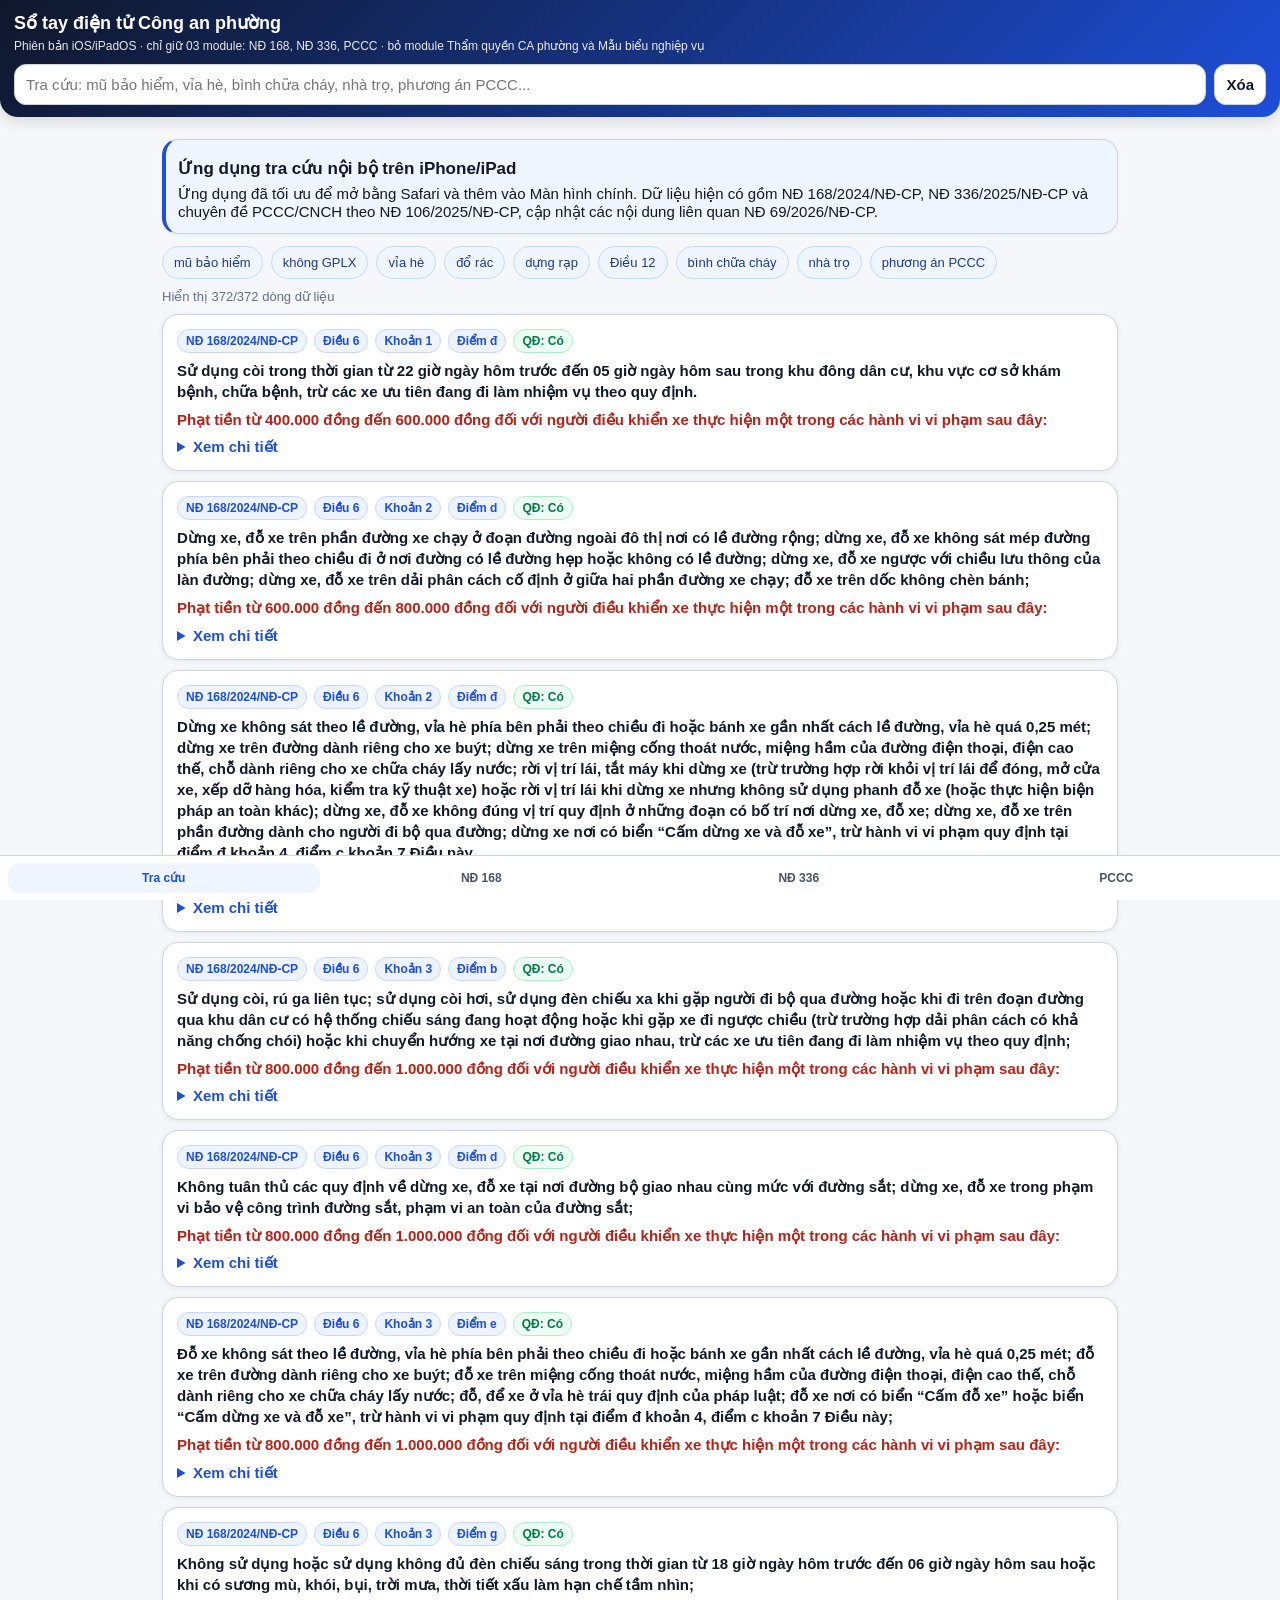
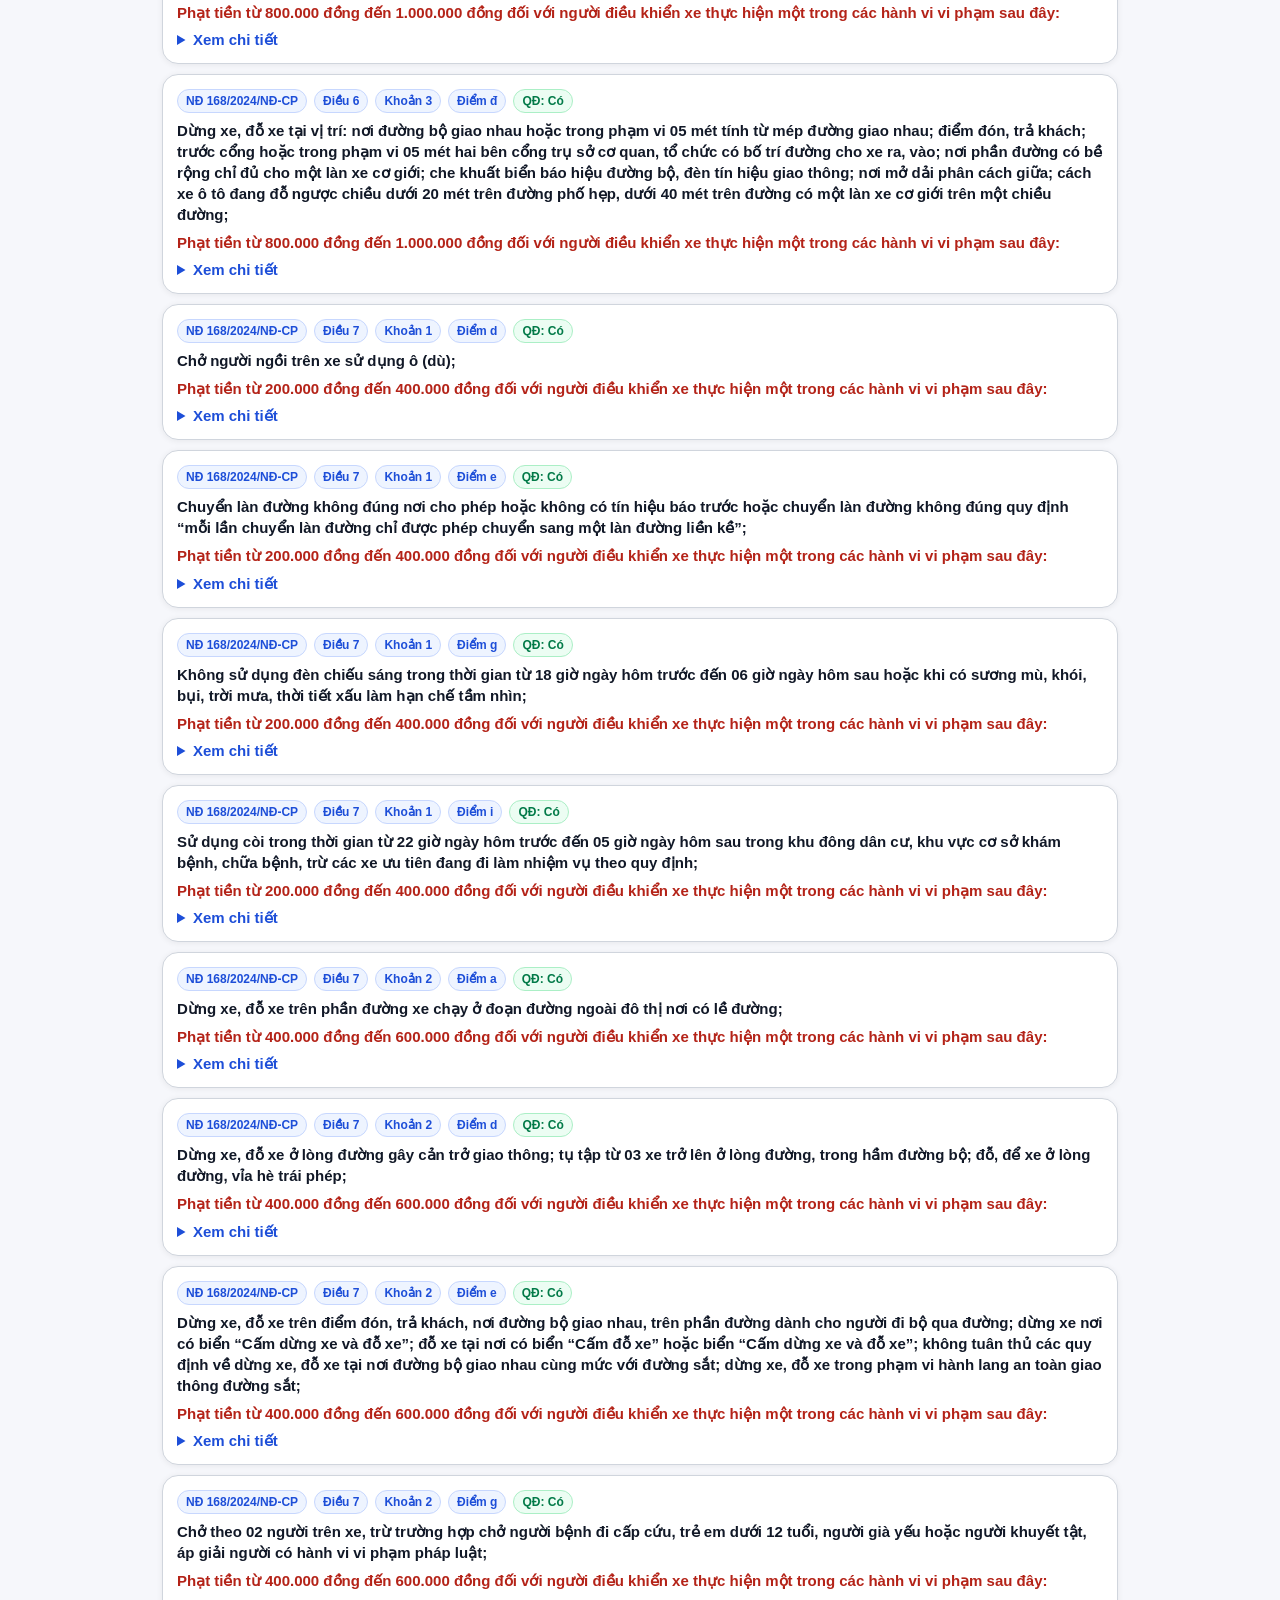
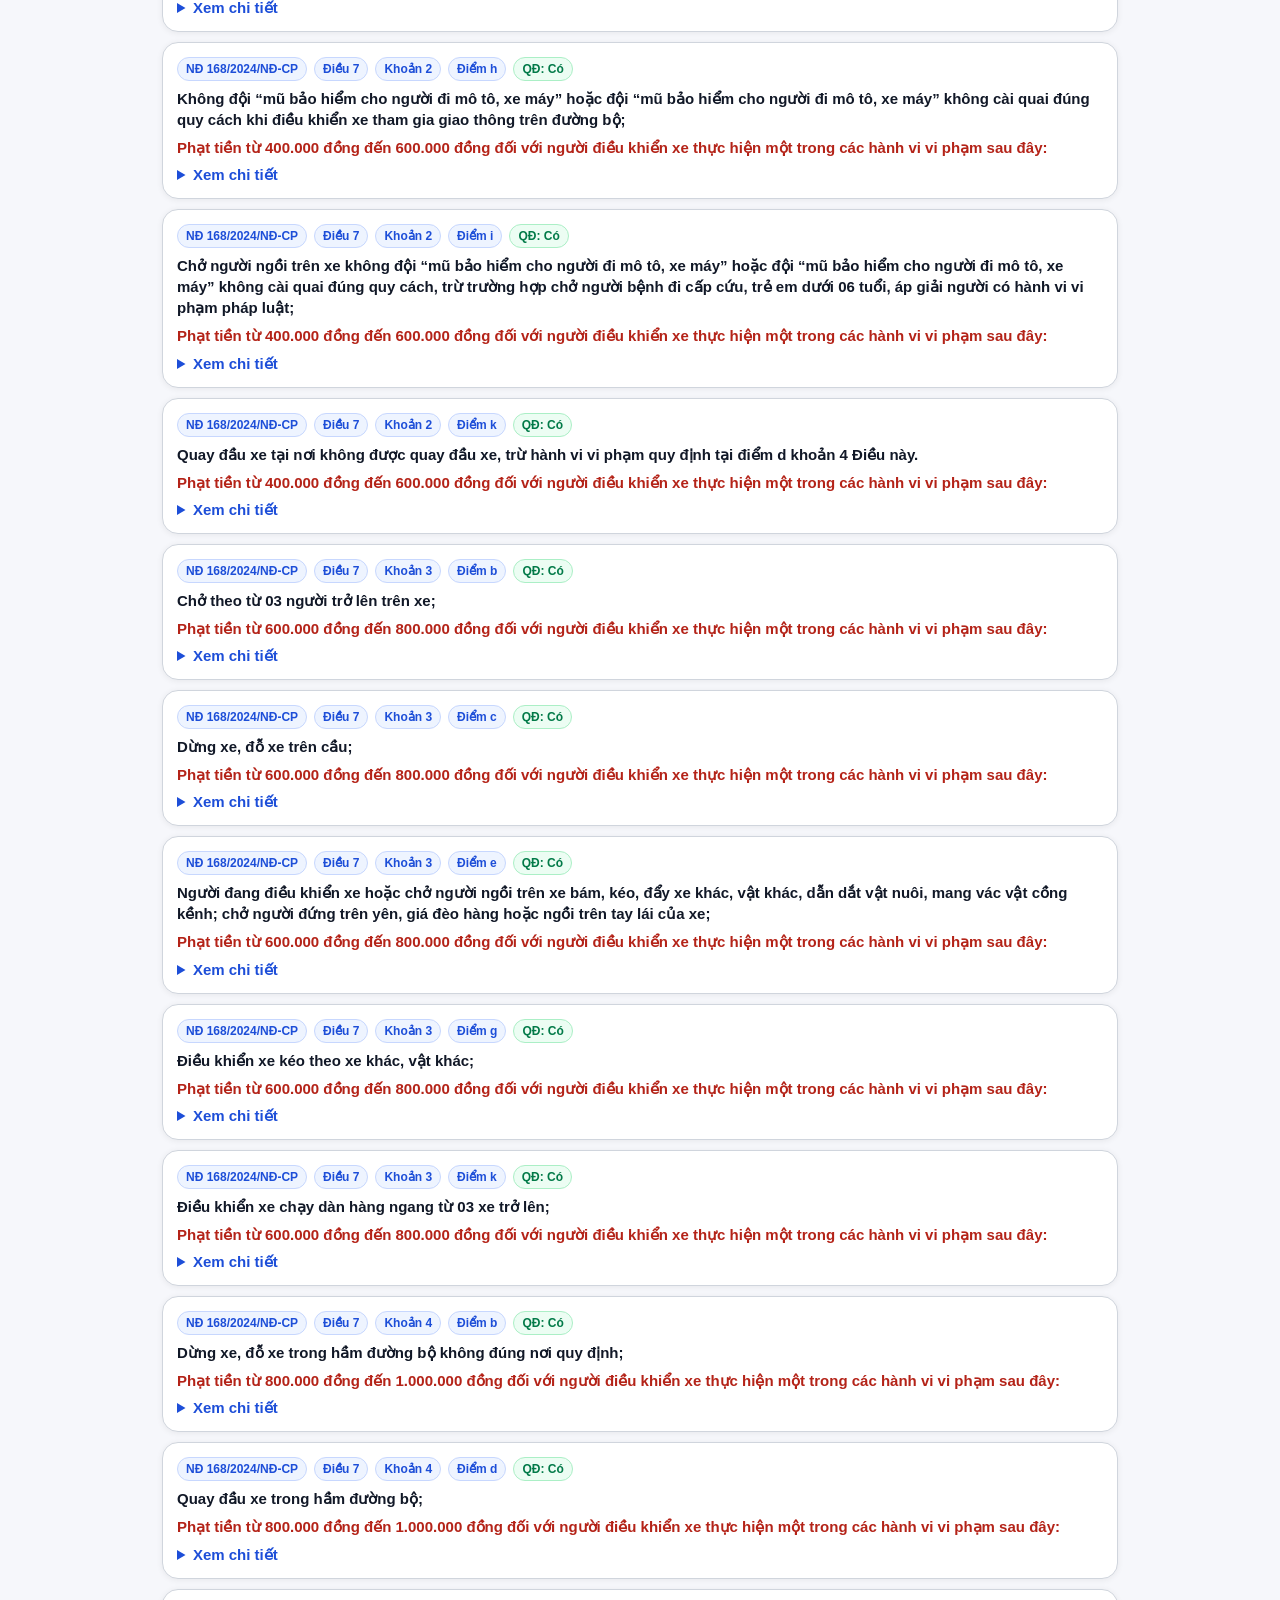
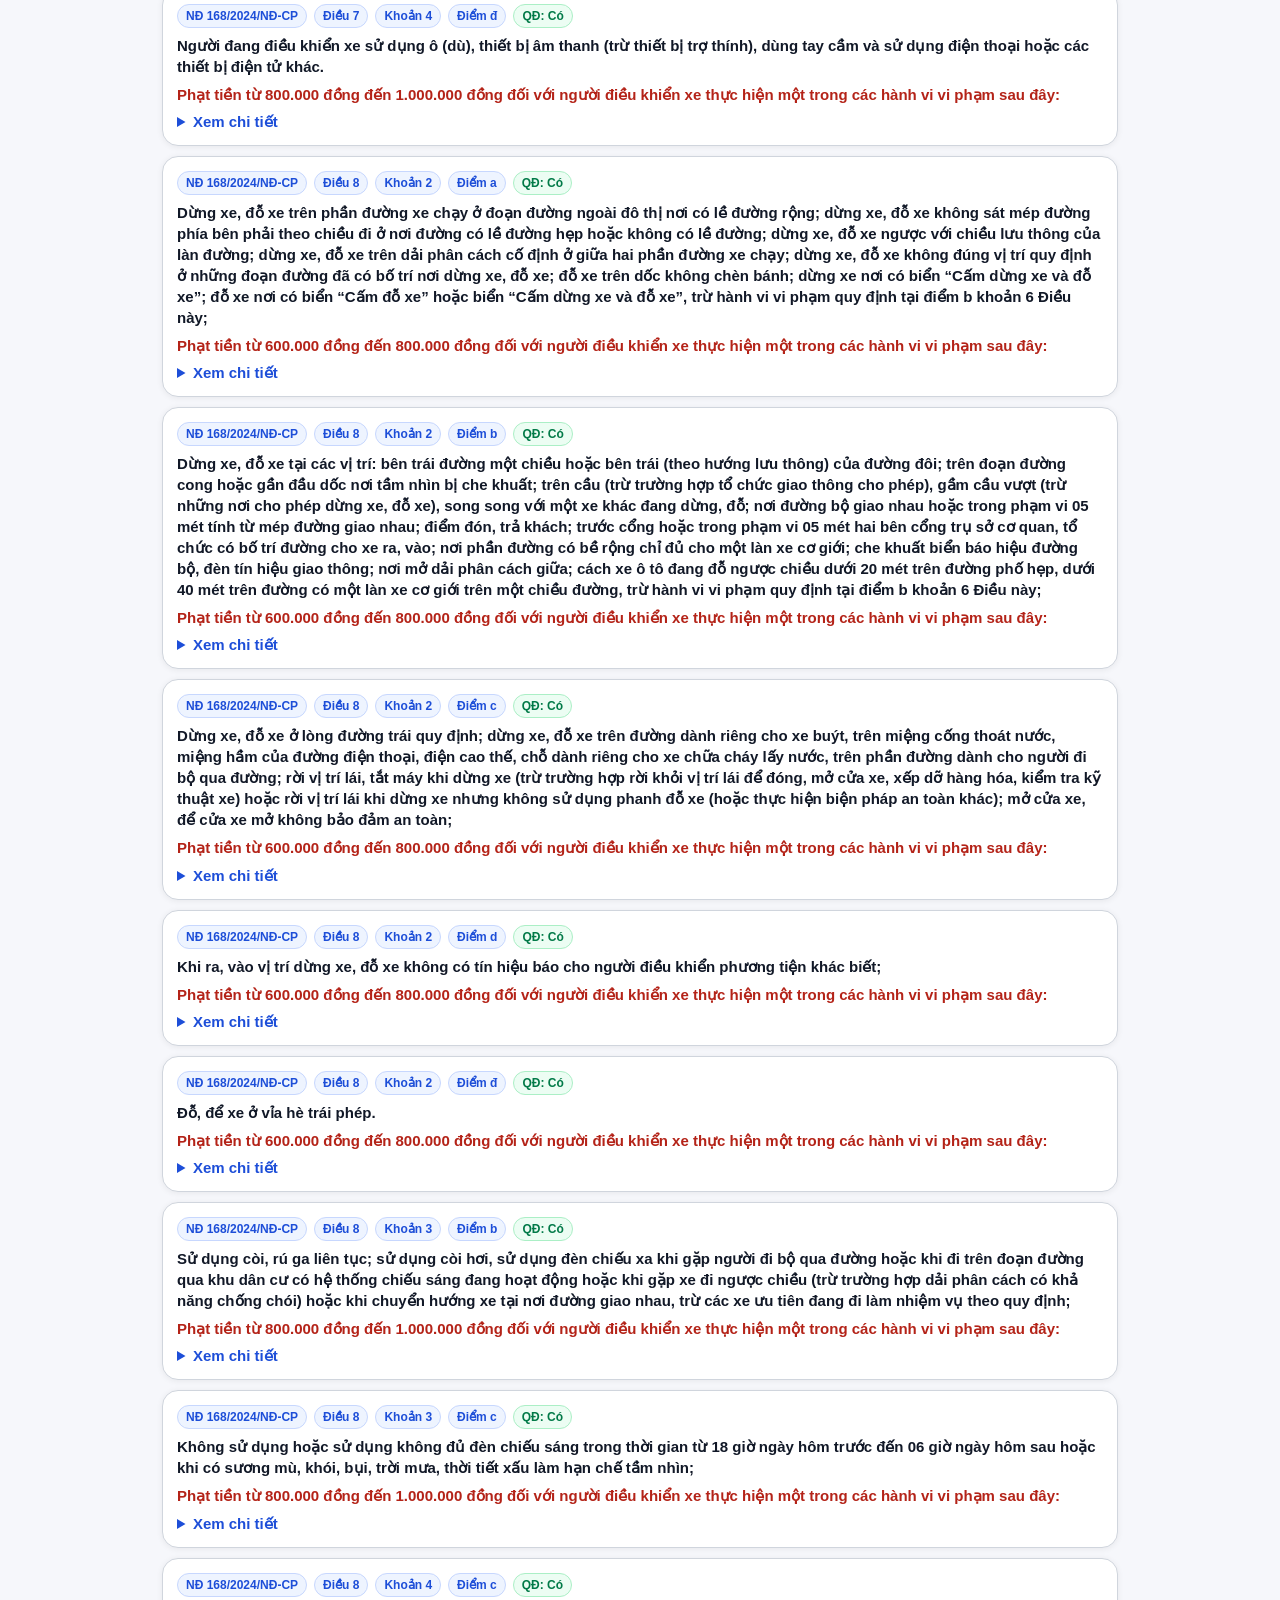
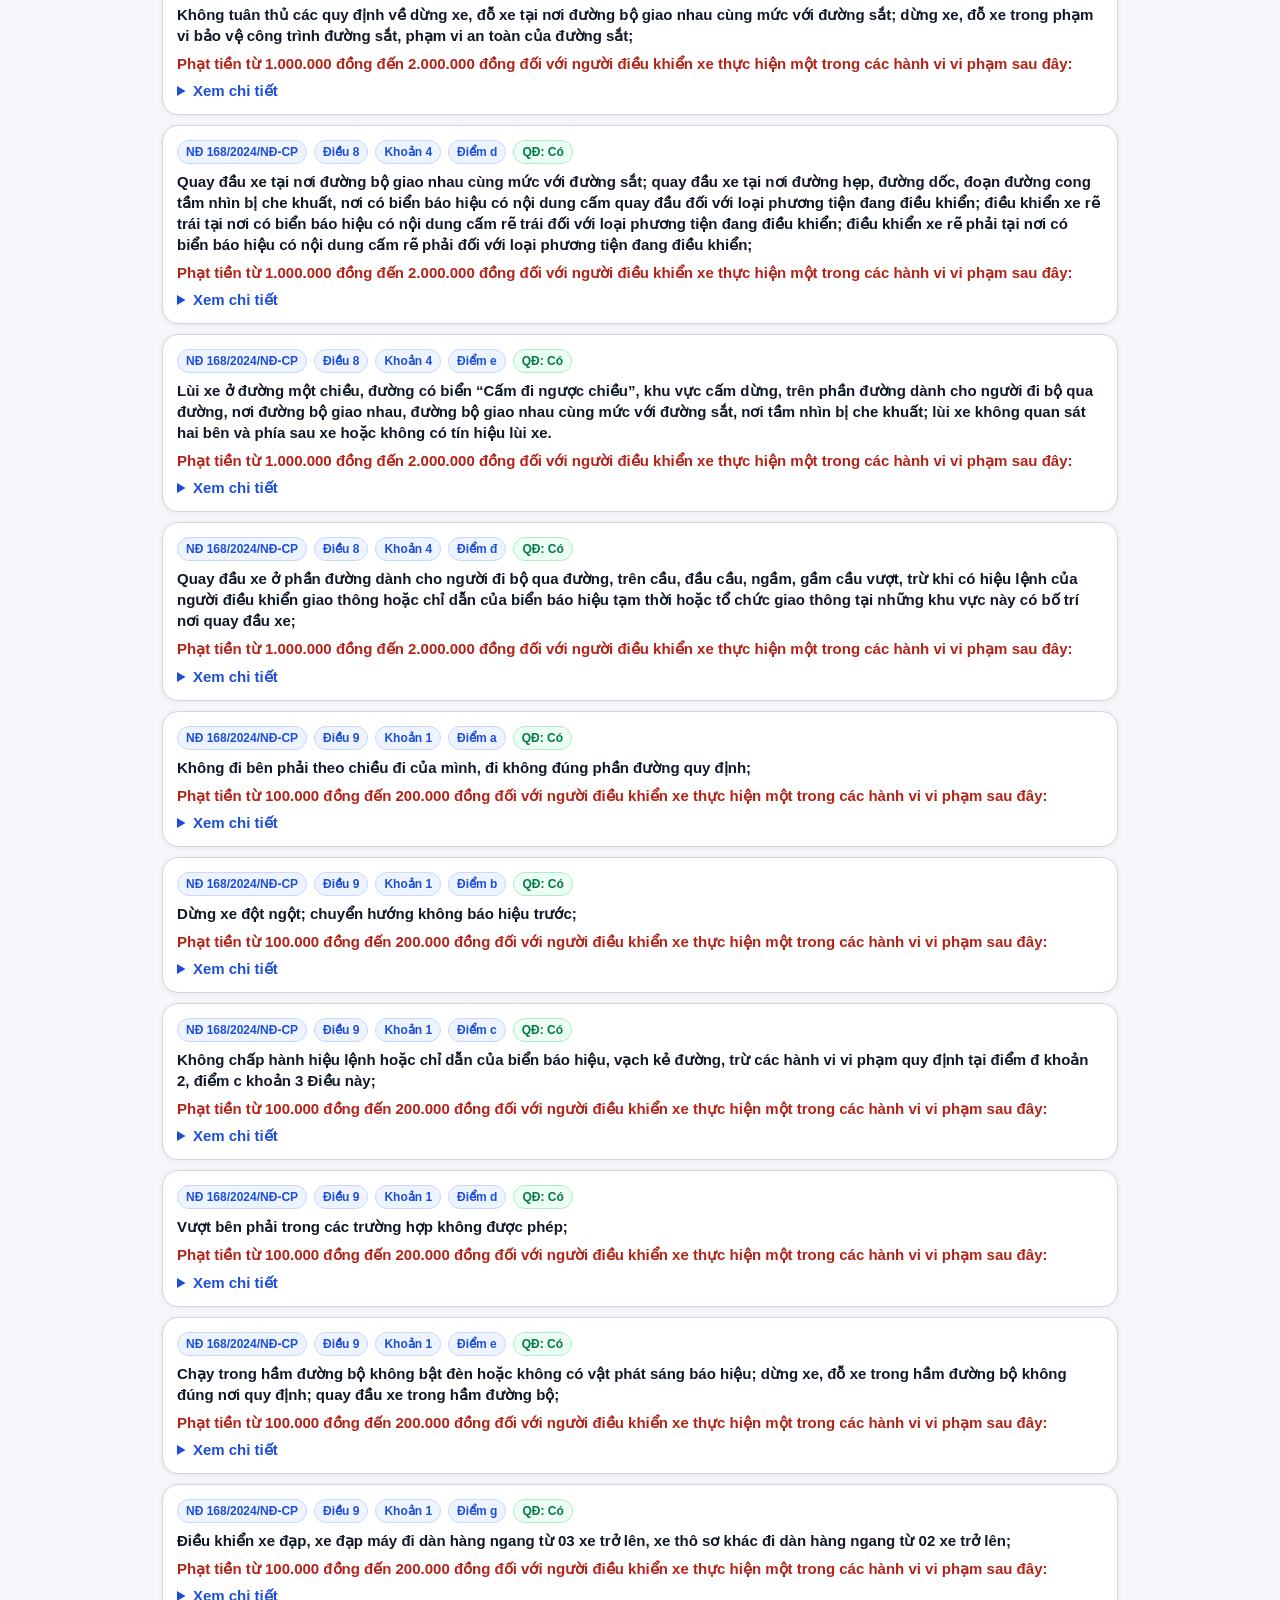
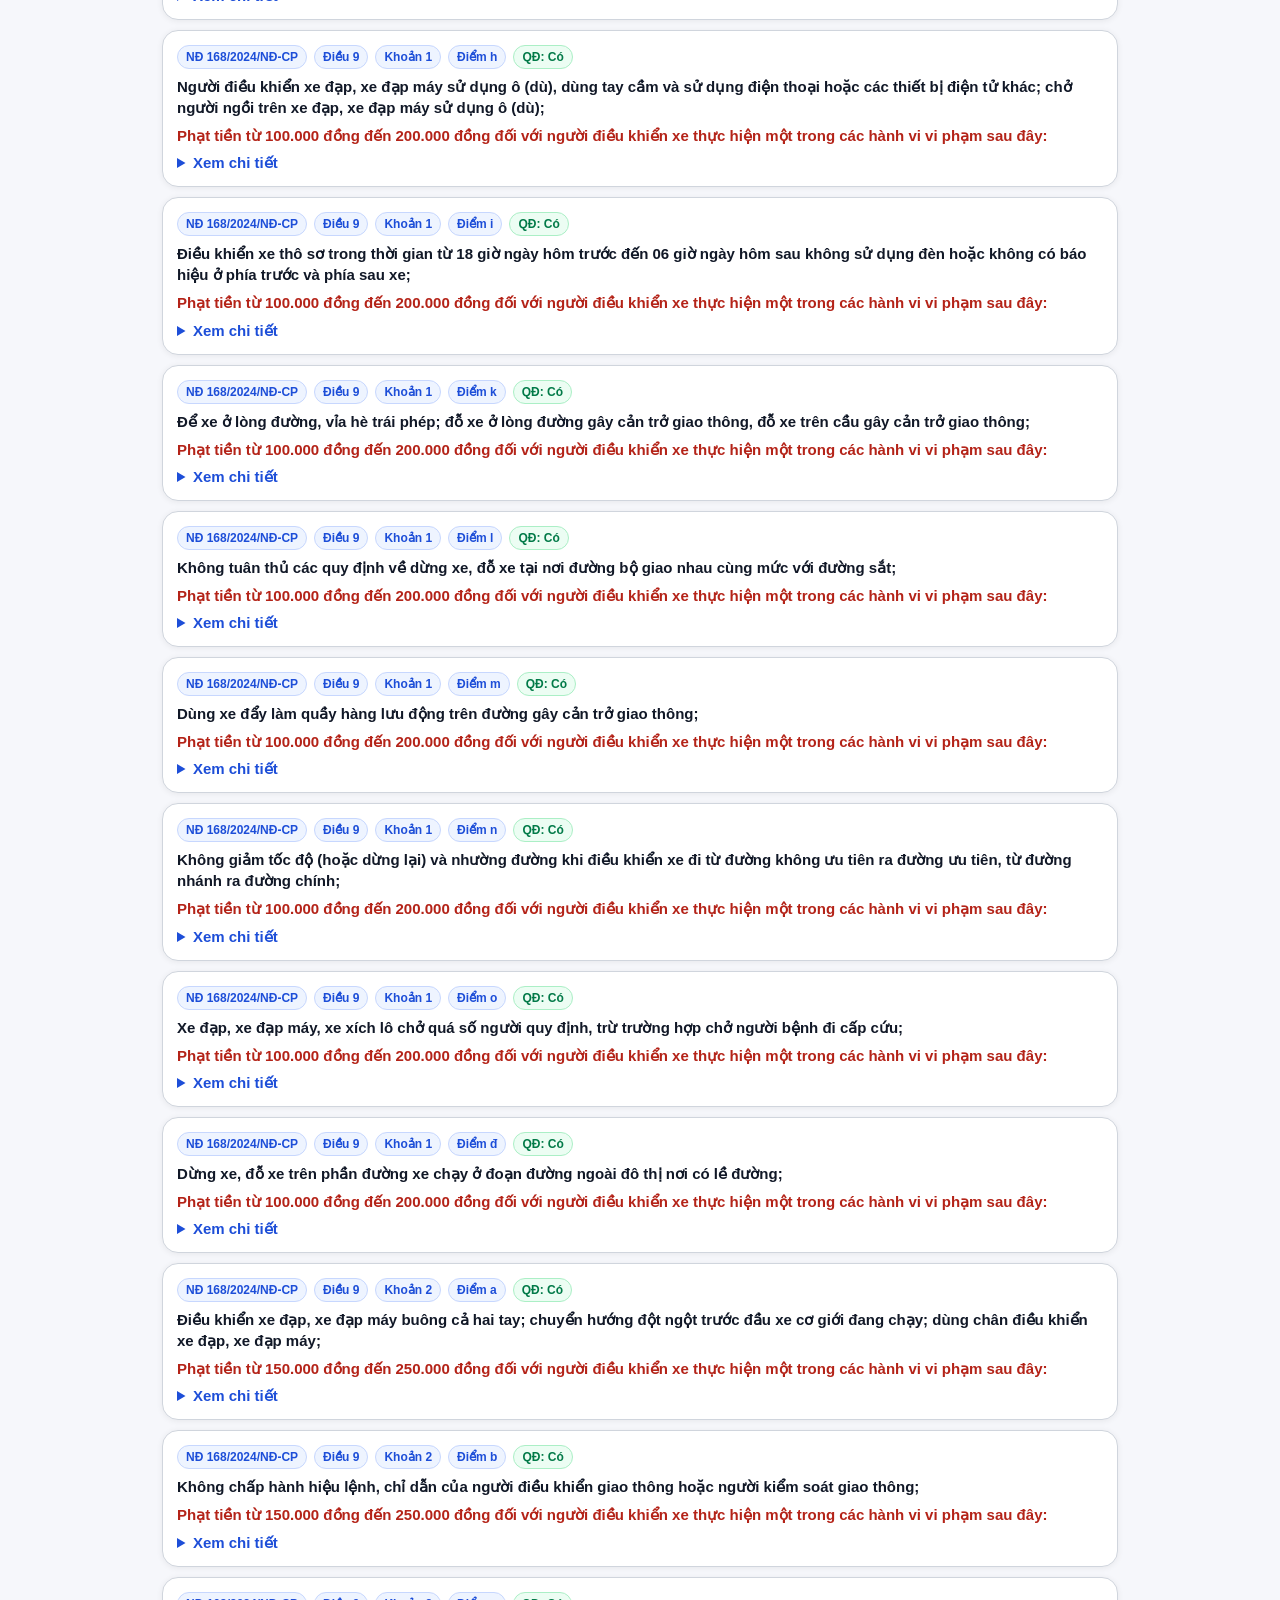
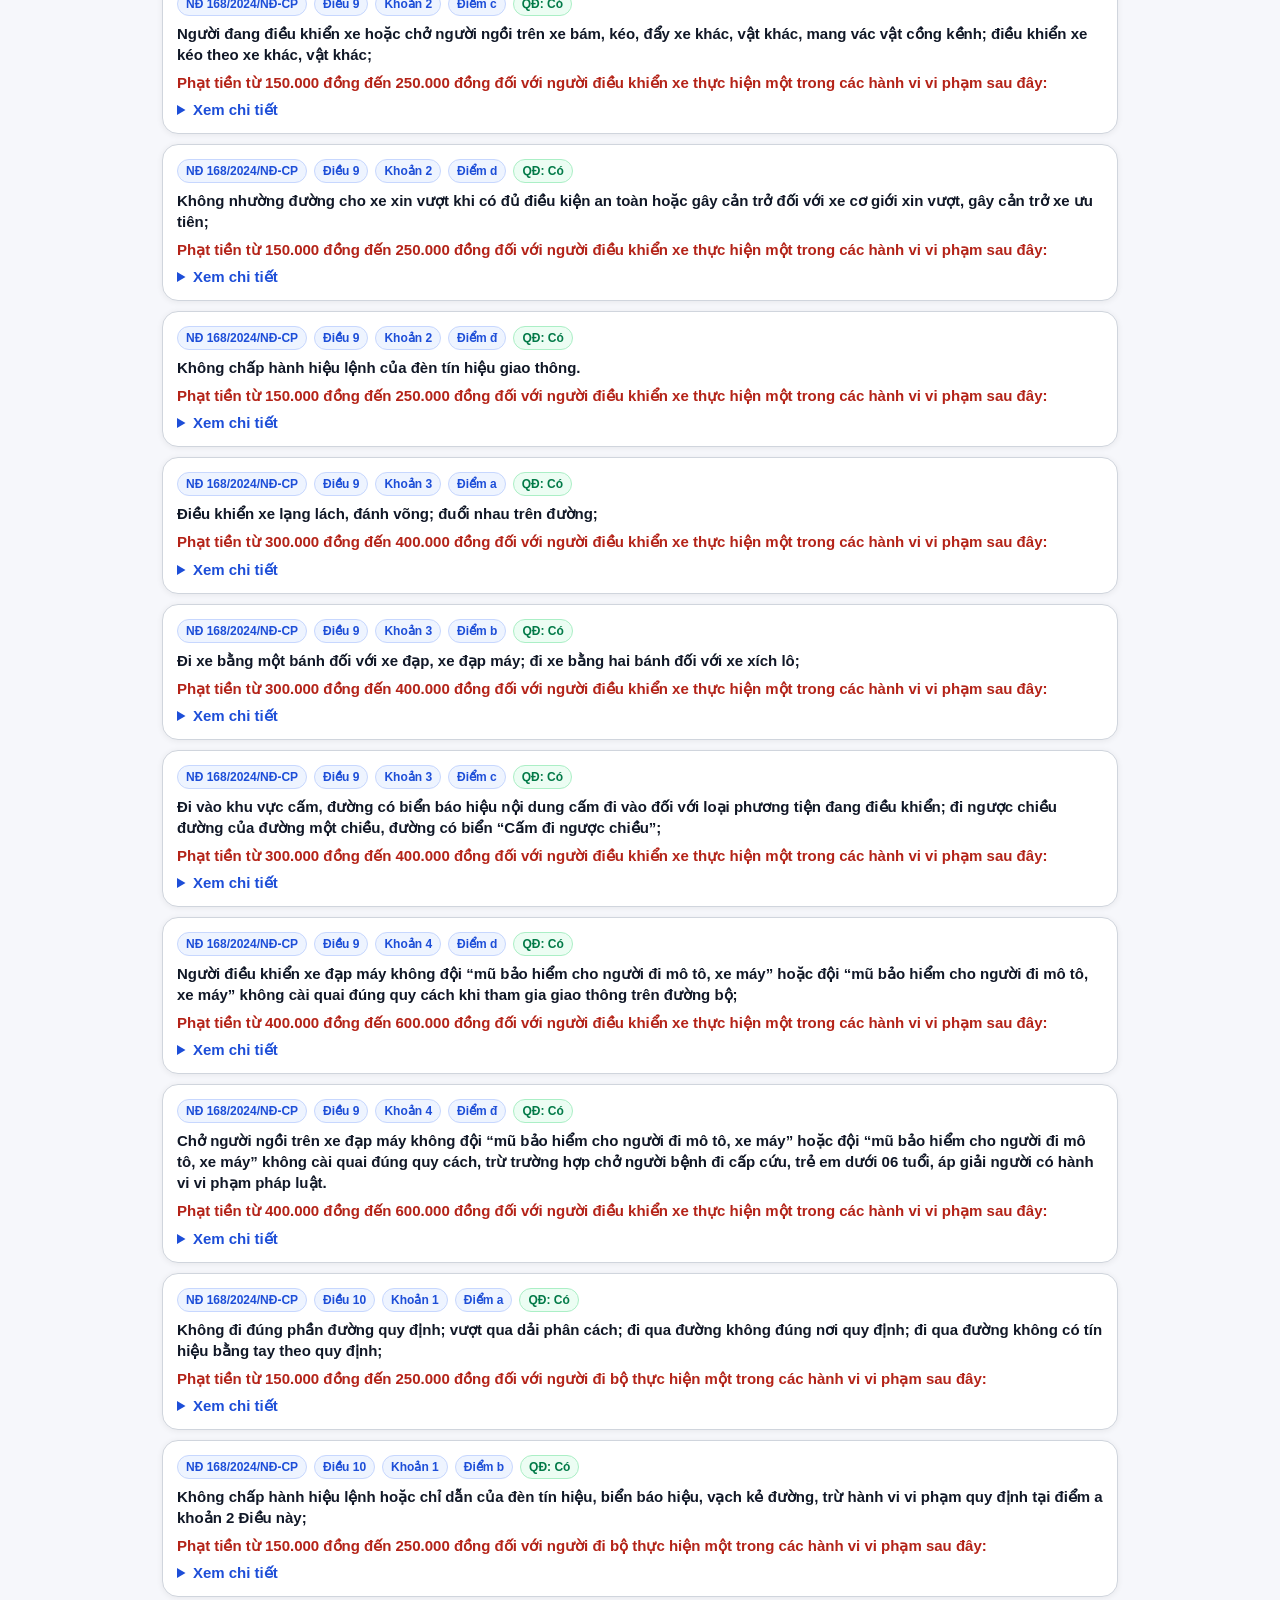
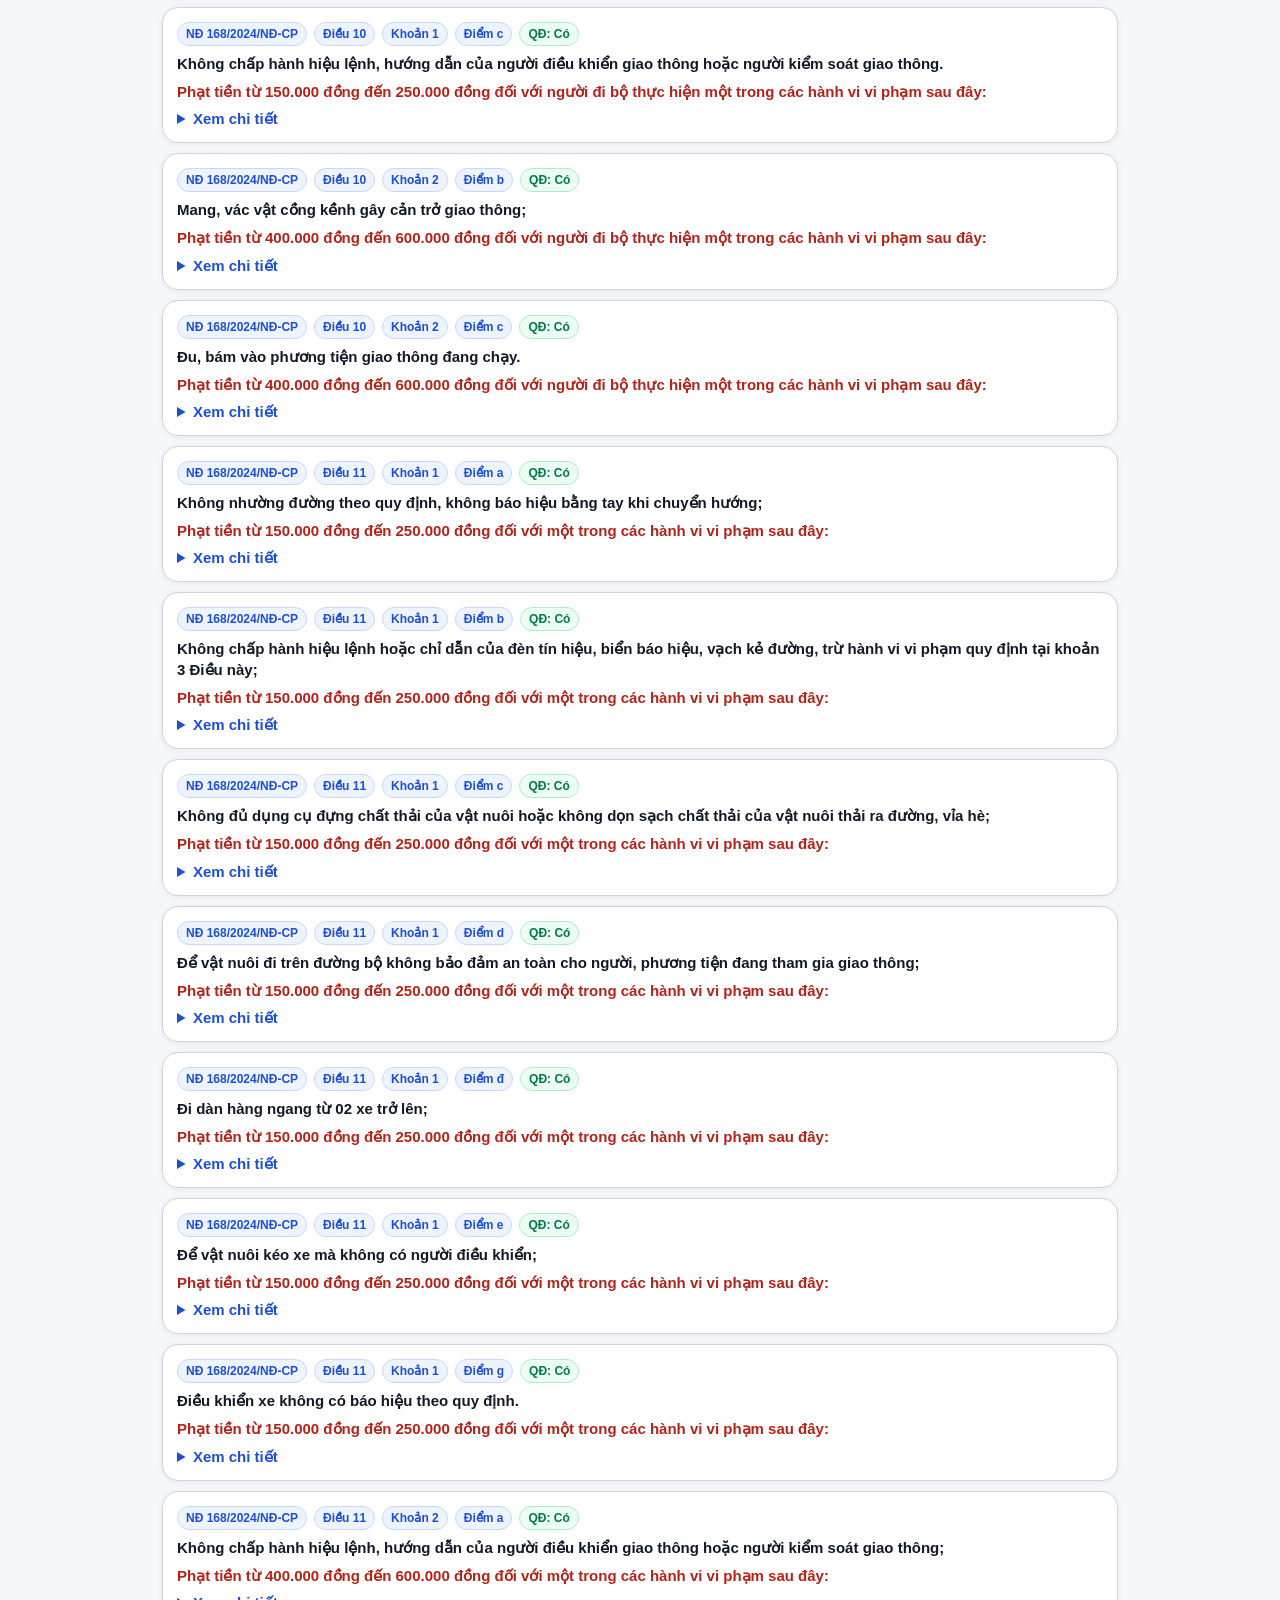
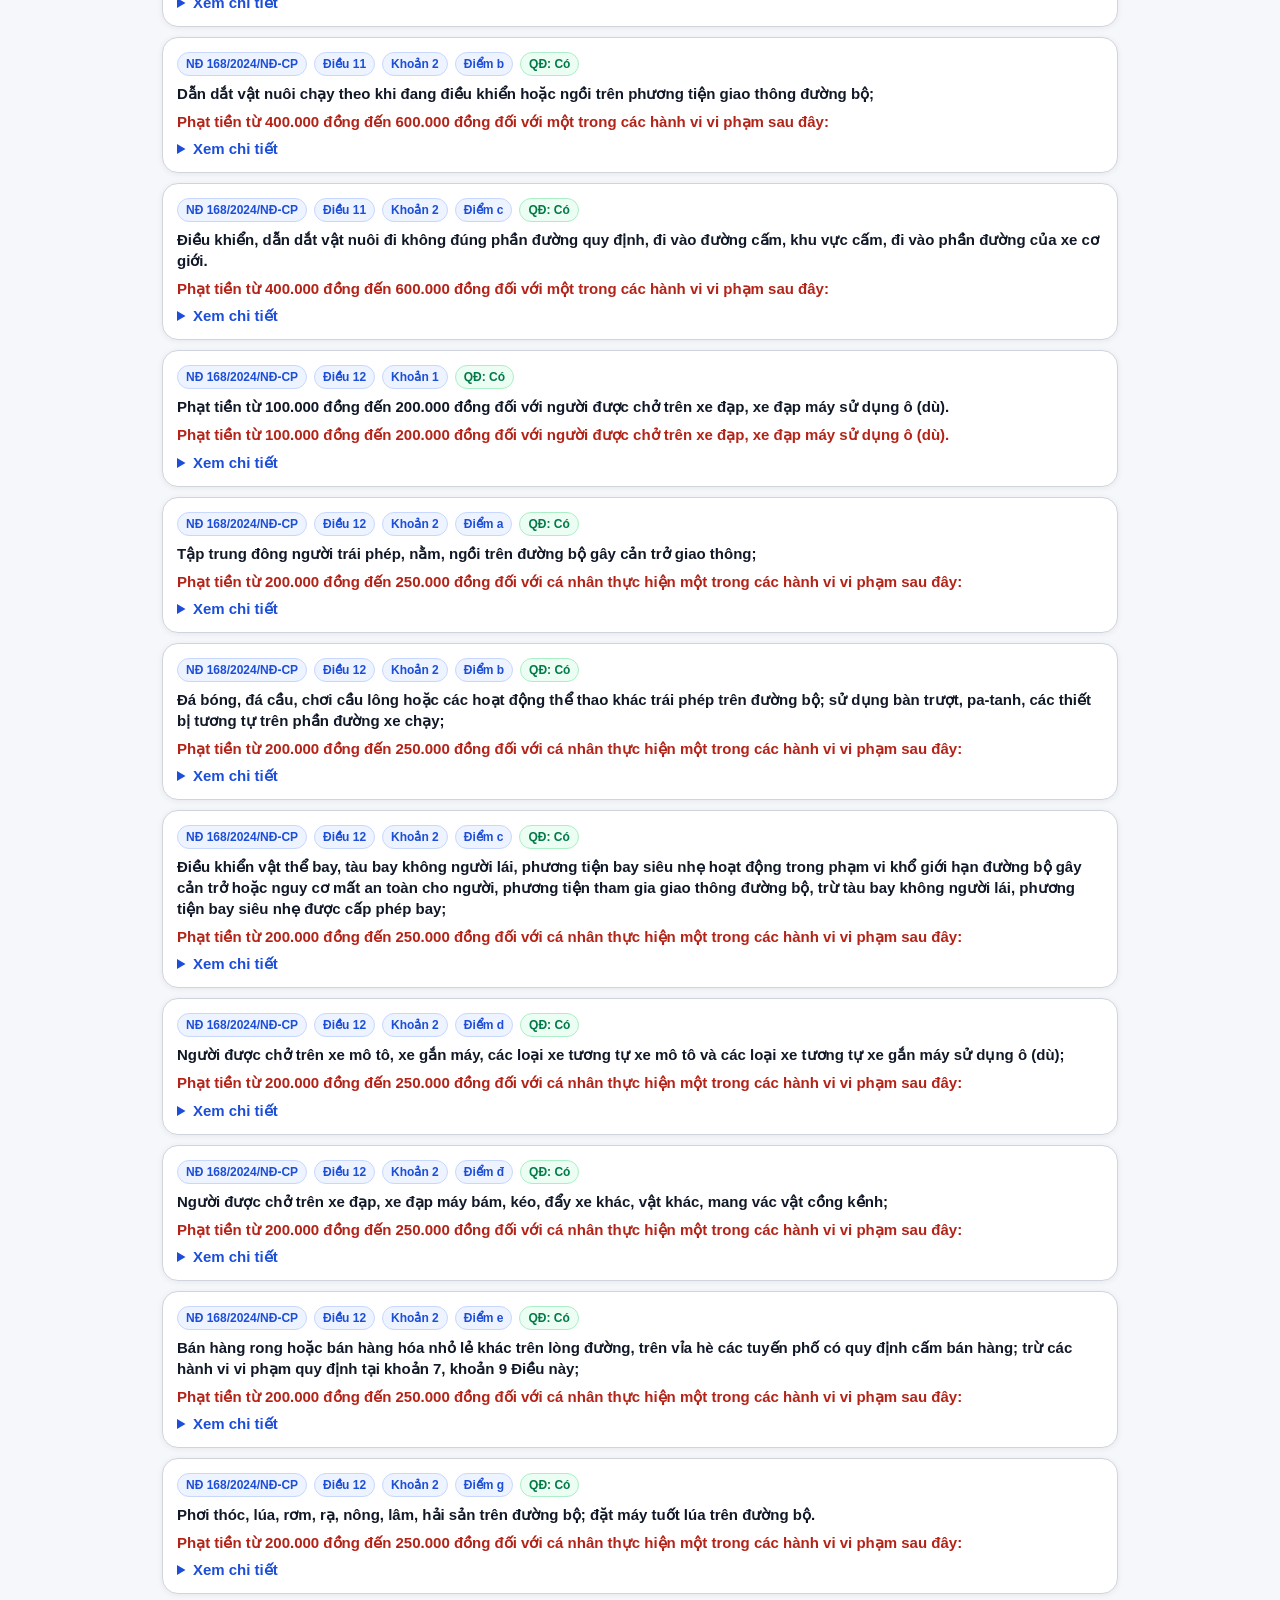
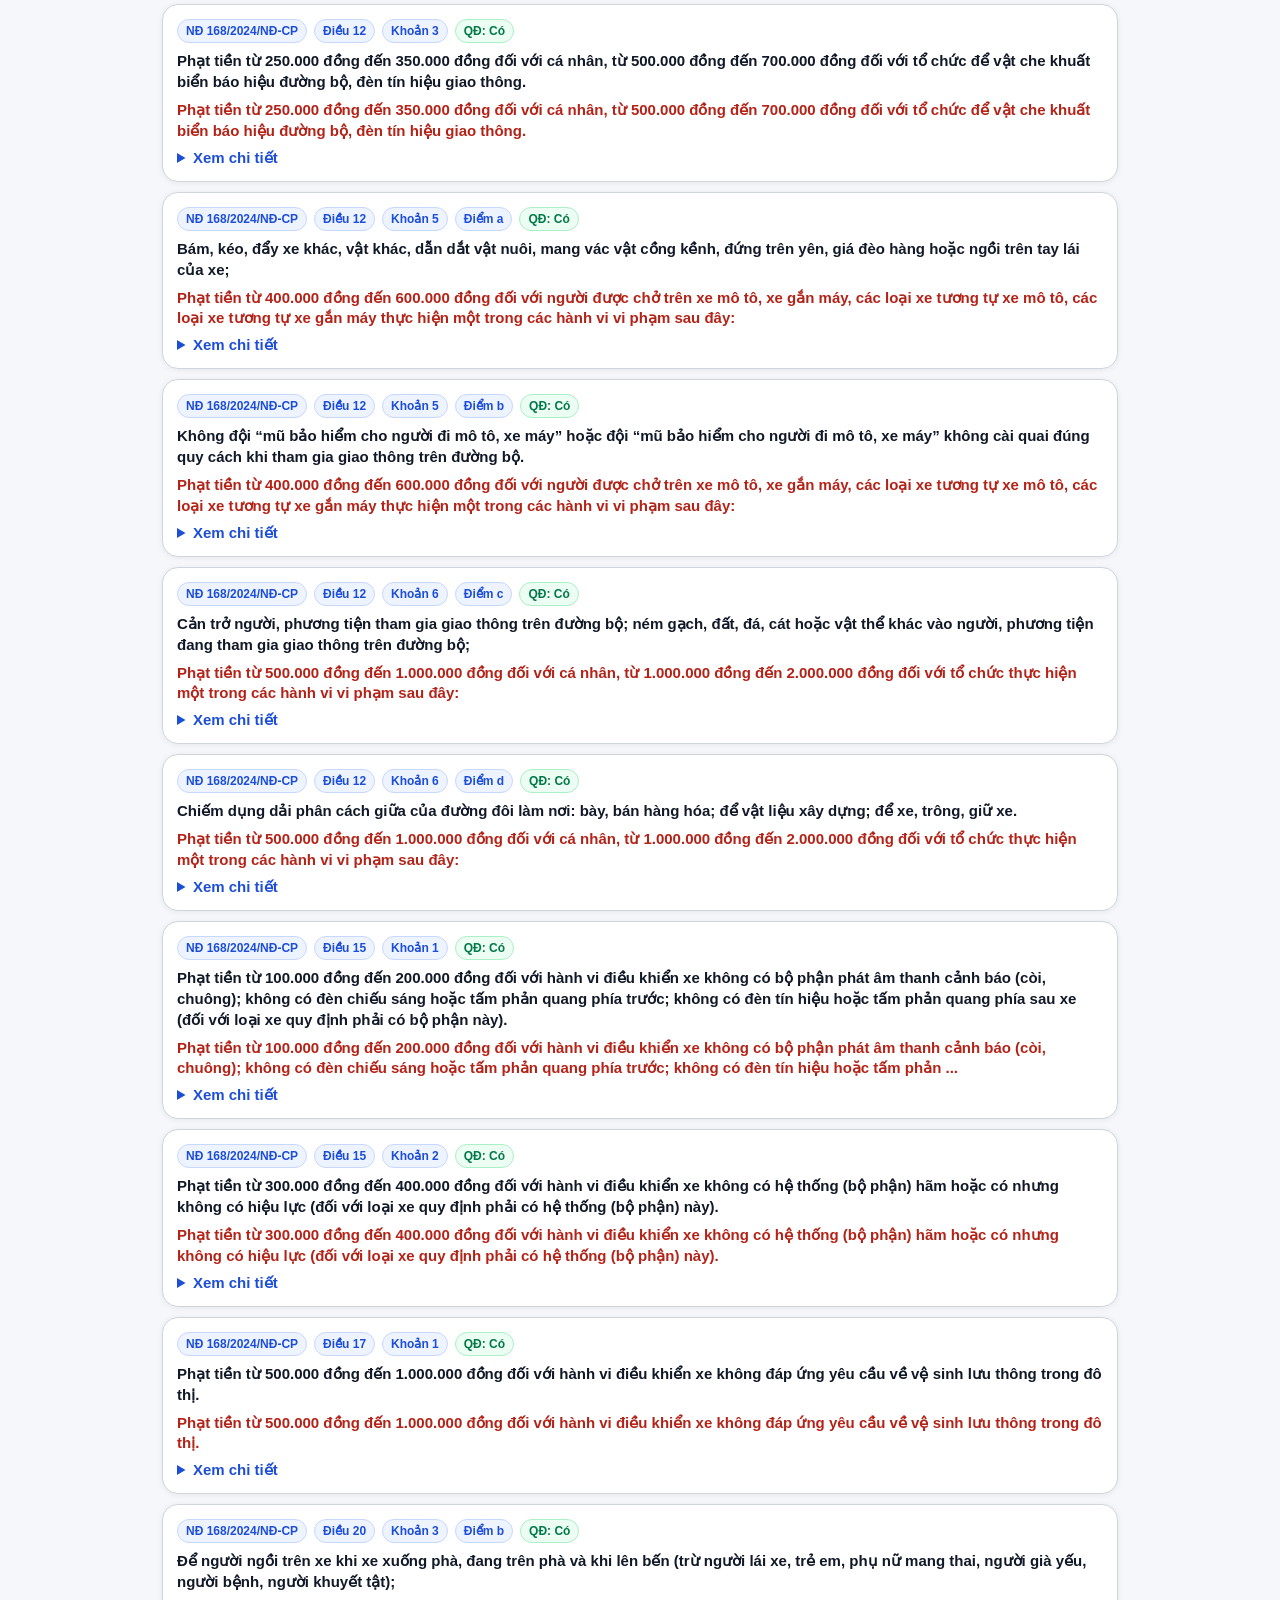
<file: Sổ tay điện tử/index.html>
<!doctype html>
<html lang="vi"><head>
<meta charset="utf-8"><meta name="viewport" content="width=device-width,initial-scale=1,viewport-fit=cover">
<title>Sổ tay CA phường iOS</title>
<link rel="manifest" href="manifest.webmanifest">
<meta name="theme-color" content="#0f172a">
<meta name="apple-mobile-web-app-capable" content="yes">
<meta name="apple-mobile-web-app-status-bar-style" content="black-translucent">
<meta name="apple-mobile-web-app-title" content="Sổ tay CA">
<link rel="apple-touch-icon" href="icon-192.png">
<style>
:root{--bg:#f6f7fb;--card:#fff;--ink:#111827;--muted:#667085;--line:#d0d5dd;--nav:#0f172a;--blue:#1d4ed8;--green:#166534;--red:#b42318;--amber:#92400e}
*{box-sizing:border-box} body{margin:0;background:var(--bg);color:var(--ink);font-family:-apple-system,BlinkMacSystemFont,'Segoe UI',Roboto,Arial,sans-serif;font-size:15px;padding-bottom:78px}
.appbar{position:sticky;top:0;z-index:10;background:linear-gradient(135deg,#0f172a,#1d4ed8);color:#fff;padding:calc(12px + env(safe-area-inset-top)) 14px 12px;border-bottom-left-radius:18px;border-bottom-right-radius:18px;box-shadow:0 4px 16px #0002}
h1{font-size:18px;margin:0 0 4px} .sub{font-size:12px;opacity:.9;line-height:1.35} .search{display:flex;gap:8px;margin-top:10px} input,select,button{font:inherit;border:1px solid var(--line);border-radius:12px;padding:11px;background:white} input{flex:1;min-width:0} button{font-weight:700;color:#0f172a}
main{padding:12px;max-width:980px;margin:auto} .toolbar{display:flex;gap:8px;overflow:auto;padding:2px 0 10px} .chip{border:1px solid #bfdbfe;background:#eff6ff;color:#1e3a8a;border-radius:999px;padding:8px 11px;white-space:nowrap;font-size:13px}
.panel{background:#fff;border:1px solid var(--line);border-radius:16px;padding:12px;margin:10px 0;box-shadow:0 1px 4px #0000000d} .stat{color:var(--muted);font-size:13px}
.card{background:#fff;border:1px solid var(--line);border-radius:16px;padding:12px;margin:10px 0;box-shadow:0 1px 6px #0001} .row{display:flex;gap:7px;flex-wrap:wrap;align-items:center;margin-bottom:7px}
.badge{font-size:12px;border-radius:999px;border:1px solid #c7d7fe;background:#eef4ff;color:#1d4ed8;padding:4px 8px;font-weight:700} .ok{background:#ecfdf3;color:#027a48;border-color:#abefc6} .warn{background:#fffaeb;color:#b54708;border-color:#fedf89}
.title{font-weight:700;line-height:1.4} .fine{font-weight:800;color:var(--red);margin-top:8px;line-height:1.35} details{margin-top:8px} summary{color:#1d4ed8;font-weight:700;cursor:pointer}
.grid{display:grid;grid-template-columns:125px 1fr;gap:7px 10px;margin-top:8px;font-size:13px} .k{color:var(--muted)} mark{background:#fef08a;padding:0 2px} .empty{text-align:center;color:var(--muted);padding:34px 12px}
.notice{border-left:4px solid #1d4ed8;background:#eff6ff} .nav{position:fixed;left:0;right:0;bottom:0;z-index:20;background:#fff;border-top:1px solid var(--line);padding:7px 8px calc(7px + env(safe-area-inset-bottom));display:grid;grid-template-columns:repeat(4,1fr);gap:6px}
.nav button{border:0;background:#fff;color:#475467;padding:8px 4px;border-radius:12px;font-size:12px} .nav button.active{background:#eff6ff;color:#1d4ed8;font-weight:800} .hide{display:none} .section-title{font-size:17px;font-weight:800;margin:6px 0}
@media(min-width:760px){.grid{grid-template-columns:170px 1fr} .card{padding:14px}}
</style></head><body>
<header class="appbar"><h1>Sổ tay điện tử Công an phường</h1><div class="sub">Phiên bản iOS/iPadOS · chỉ giữ 03 module: NĐ 168, NĐ 336, PCCC · bỏ module Thẩm quyền CA phường và Mẫu biểu nghiệp vụ</div><div class="search"><input id="q" placeholder="Tra cứu: mũ bảo hiểm, vỉa hè, bình chữa cháy, nhà trọ, phương án PCCC..." autocomplete="off"><button id="clear">Xóa</button></div></header>
<main>
<section id="home"><div class="panel notice"><div class="section-title">Ứng dụng tra cứu nội bộ trên iPhone/iPad</div><div>Ứng dụng đã tối ưu để mở bằng Safari và thêm vào Màn hình chính. Dữ liệu hiện có gồm NĐ 168/2024/NĐ-CP, NĐ 336/2025/NĐ-CP và chuyên đề PCCC/CNCH theo NĐ 106/2025/NĐ-CP, cập nhật các nội dung liên quan NĐ 69/2026/NĐ-CP.</div></div><div class="toolbar"><span class="chip">mũ bảo hiểm</span><span class="chip">không GPLX</span><span class="chip">vỉa hè</span><span class="chip">đổ rác</span><span class="chip">dựng rạp</span><span class="chip">Điều 12</span><span class="chip">bình chữa cháy</span><span class="chip">nhà trọ</span><span class="chip">phương án PCCC</span></div><div class="stat" id="stats"></div><section id="cards"></section></section>
<section id="nd168" class="hide"><div class="panel"><div class="section-title">Module 1 - NĐ 168</div><div class="stat">Tra cứu nhanh các hành vi, mức phạt, tạm giữ, tước GPLX/giấy phép, trừ điểm GPLX.</div></div><section id="cards168"></section></section>
<section id="nd336" class="hide"><div class="panel"><div class="section-title">Module 2 - NĐ 336</div><div class="stat">Tra cứu các nhóm lỗi liên quan lòng đường, vỉa hè, vận tải, hoạt động đường bộ và chuyên đề NĐ 336.</div></div><section id="cards336"></section></section>
<section id="pccc" class="hide"><div class="panel"><div class="section-title">Module 3 - PCCC & CNCH</div><div class="stat">Tra cứu chuyên đề phòng cháy chữa cháy và cứu nạn cứu hộ theo NĐ 106/2025/NĐ-CP, cập nhật nội dung liên quan NĐ 69/2026/NĐ-CP.</div></div><section id="cardsPCCC"></section></section>
</main>
<nav class="nav"><button class="active" data-tab="home">Tra cứu</button><button data-tab="nd168">NĐ 168</button><button data-tab="nd336">NĐ 336</button><button data-tab="pccc">PCCC</button></nav>
<script id="data" type="application/json">[{"STT":"1","Nghị định":"NĐ 168/2024/NĐ-CP","Điều":"6","Tên điều":"Xử phạt, trừ điểm giấy phép lái xe của người điều khiển xe ô tô, xe chở người bốn bánh có gắn động cơ, xe chở hàng bốn bánh có gắn động cơ và các loại xe tương tự xe ô tô vi phạm quy tắc giao thông đường bộ","Khoản":"1","Điểm":"đ","Hành vi / nội dung":"Sử dụng còi trong thời gian từ 22 giờ ngày hôm trước đến 05 giờ ngày hôm sau trong khu đông dân cư, khu vực cơ sở khám bệnh, chữa bệnh, trừ các xe ưu tiên đang đi làm nhiệm vụ theo quy định.","Mức phạt / hình thức theo khoản":"Phạt tiền từ 400.000 đồng đến 600.000 đồng đối với người điều khiển xe thực hiện một trong các hành vi vi phạm sau đây:","CA phường lập BB":"Có","Trưởng CA phường ra QĐ":"Có","Hướng xử lý":"Công an phường xử phạt được","Tạm giữ phương tiện":"","Tước GPLX/giấy phép":"","Trừ điểm GPLX":"","Ghi chú nghiệp vụ":"Trong phạm vi chức năng, nhiệm vụ; nếu mức phạt/hình thức vượt giới hạn Điều 43 khoản 3 thì chuyển cấp có thẩm quyền.","Căn cứ thẩm quyền":"Điều 41 khoản 4; Điều 43 khoản 3; Điều 46 NĐ 168/2024/NĐ-CP"},{"STT":"2","Nghị định":"NĐ 168/2024/NĐ-CP","Điều":"6","Tên điều":"Xử phạt, trừ điểm giấy phép lái xe của người điều khiển xe ô tô, xe chở người bốn bánh có gắn động cơ, xe chở hàng bốn bánh có gắn động cơ và các loại xe tương tự xe ô tô vi phạm quy tắc giao thông đường bộ","Khoản":"2","Điểm":"d","Hành vi / nội dung":"Dừng xe, đỗ xe trên phần đường xe chạy ở đoạn đường ngoài đô thị nơi có lề đường rộng; dừng xe, đỗ xe không sát mép đường phía bên phải theo chiều đi ở nơi đường có lề đường hẹp hoặc không có lề đường; dừng xe, đỗ xe ngược với chiều lưu thông của làn đường; dừng xe, đỗ xe trên dải phân cách cố định ở giữa hai phần đường xe chạy; đỗ xe trên dốc không chèn bánh;","Mức phạt / hình thức theo khoản":"Phạt tiền từ 600.000 đồng đến 800.000 đồng đối với người điều khiển xe thực hiện một trong các hành vi vi phạm sau đây:","CA phường lập BB":"Có","Trưởng CA phường ra QĐ":"Có","Hướng xử lý":"Công an phường xử phạt được","Tạm giữ phương tiện":"","Tước GPLX/giấy phép":"","Trừ điểm GPLX":"","Ghi chú nghiệp vụ":"Trong phạm vi chức năng, nhiệm vụ; nếu mức phạt/hình thức vượt giới hạn Điều 43 khoản 3 thì chuyển cấp có thẩm quyền.","Căn cứ thẩm quyền":"Điều 41 khoản 4; Điều 43 khoản 3; Điều 46 NĐ 168/2024/NĐ-CP"},{"STT":"3","Nghị định":"NĐ 168/2024/NĐ-CP","Điều":"6","Tên điều":"Xử phạt, trừ điểm giấy phép lái xe của người điều khiển xe ô tô, xe chở người bốn bánh có gắn động cơ, xe chở hàng bốn bánh có gắn động cơ và các loại xe tương tự xe ô tô vi phạm quy tắc giao thông đường bộ","Khoản":"2","Điểm":"đ","Hành vi / nội dung":"Dừng xe không sát theo lề đường, vỉa hè phía bên phải theo chiều đi hoặc bánh xe gần nhất cách lề đường, vỉa hè quá 0,25 mét; dừng xe trên đường dành riêng cho xe buýt; dừng xe trên miệng cống thoát nước, miệng hầm của đường điện thoại, điện cao thế, chỗ dành riêng cho xe chữa cháy lấy nước; rời vị trí lái, tắt máy khi dừng xe (trừ trường hợp rời khỏi vị trí lái để đóng, mở cửa xe, xếp dỡ hàng hóa, kiểm tra kỹ thuật xe) hoặc rời vị trí lái khi dừng xe nhưng không sử dụng phanh đỗ xe (hoặc thực hiện biện pháp an toàn khác); dừng xe, đỗ xe không đúng vị trí quy định ở những đoạn có bố trí nơi dừng xe, đỗ xe; dừng xe, đỗ xe trên phần đường dành cho người đi bộ qua đường; dừng xe nơi có biển “Cấm dừng xe và đỗ xe”, trừ hành vi vi phạm quy định tại điểm đ khoản 4, điểm c khoản 7 Điều này.","Mức phạt / hình thức theo khoản":"Phạt tiền từ 600.000 đồng đến 800.000 đồng đối với người điều khiển xe thực hiện một trong các hành vi vi phạm sau đây:","CA phường lập BB":"Có","Trưởng CA phường ra QĐ":"Có","Hướng xử lý":"Công an phường xử phạt được","Tạm giữ phương tiện":"","Tước GPLX/giấy phép":"","Trừ điểm GPLX":"","Ghi chú nghiệp vụ":"Trong phạm vi chức năng, nhiệm vụ; nếu mức phạt/hình thức vượt giới hạn Điều 43 khoản 3 thì chuyển cấp có thẩm quyền.","Căn cứ thẩm quyền":"Điều 41 khoản 4; Điều 43 khoản 3; Điều 46 NĐ 168/2024/NĐ-CP"},{"STT":"4","Nghị định":"NĐ 168/2024/NĐ-CP","Điều":"6","Tên điều":"Xử phạt, trừ điểm giấy phép lái xe của người điều khiển xe ô tô, xe chở người bốn bánh có gắn động cơ, xe chở hàng bốn bánh có gắn động cơ và các loại xe tương tự xe ô tô vi phạm quy tắc giao thông đường bộ","Khoản":"3","Điểm":"b","Hành vi / nội dung":"Sử dụng còi, rú ga liên tục; sử dụng còi hơi, sử dụng đèn chiếu xa khi gặp người đi bộ qua đường hoặc khi đi trên đoạn đường qua khu dân cư có hệ thống chiếu sáng đang hoạt động hoặc khi gặp xe đi ngược chiều (trừ trường hợp dải phân cách có khả năng chống chói) hoặc khi chuyển hướng xe tại nơi đường giao nhau, trừ các xe ưu tiên đang đi làm nhiệm vụ theo quy định;","Mức phạt / hình thức theo khoản":"Phạt tiền từ 800.000 đồng đến 1.000.000 đồng đối với người điều khiển xe thực hiện một trong các hành vi vi phạm sau đây:","CA phường lập BB":"Có","Trưởng CA phường ra QĐ":"Có","Hướng xử lý":"Công an phường xử phạt được","Tạm giữ phương tiện":"","Tước GPLX/giấy phép":"","Trừ điểm GPLX":"","Ghi chú nghiệp vụ":"Trong phạm vi chức năng, nhiệm vụ; nếu mức phạt/hình thức vượt giới hạn Điều 43 khoản 3 thì chuyển cấp có thẩm quyền.","Căn cứ thẩm quyền":"Điều 41 khoản 4; Điều 43 khoản 3; Điều 46 NĐ 168/2024/NĐ-CP"},{"STT":"5","Nghị định":"NĐ 168/2024/NĐ-CP","Điều":"6","Tên điều":"Xử phạt, trừ điểm giấy phép lái xe của người điều khiển xe ô tô, xe chở người bốn bánh có gắn động cơ, xe chở hàng bốn bánh có gắn động cơ và các loại xe tương tự xe ô tô vi phạm quy tắc giao thông đường bộ","Khoản":"3","Điểm":"d","Hành vi / nội dung":"Không tuân thủ các quy định về dừng xe, đỗ xe tại nơi đường bộ giao nhau cùng mức với đường sắt; dừng xe, đỗ xe trong phạm vi bảo vệ công trình đường sắt, phạm vi an toàn của đường sắt;","Mức phạt / hình thức theo khoản":"Phạt tiền từ 800.000 đồng đến 1.000.000 đồng đối với người điều khiển xe thực hiện một trong các hành vi vi phạm sau đây:","CA phường lập BB":"Có","Trưởng CA phường ra QĐ":"Có","Hướng xử lý":"Công an phường xử phạt được","Tạm giữ phương tiện":"","Tước GPLX/giấy phép":"","Trừ điểm GPLX":"","Ghi chú nghiệp vụ":"Trong phạm vi chức năng, nhiệm vụ; nếu mức phạt/hình thức vượt giới hạn Điều 43 khoản 3 thì chuyển cấp có thẩm quyền.","Căn cứ thẩm quyền":"Điều 41 khoản 4; Điều 43 khoản 3; Điều 46 NĐ 168/2024/NĐ-CP"},{"STT":"6","Nghị định":"NĐ 168/2024/NĐ-CP","Điều":"6","Tên điều":"Xử phạt, trừ điểm giấy phép lái xe của người điều khiển xe ô tô, xe chở người bốn bánh có gắn động cơ, xe chở hàng bốn bánh có gắn động cơ và các loại xe tương tự xe ô tô vi phạm quy tắc giao thông đường bộ","Khoản":"3","Điểm":"e","Hành vi / nội dung":"Đỗ xe không sát theo lề đường, vỉa hè phía bên phải theo chiều đi hoặc bánh xe gần nhất cách lề đường, vỉa hè quá 0,25 mét; đỗ xe trên đường dành riêng cho xe buýt; đỗ xe trên miệng cống thoát nước, miệng hầm của đường điện thoại, điện cao thế, chỗ dành riêng cho xe chữa cháy lấy nước; đỗ, để xe ở vỉa hè trái quy định của pháp luật; đỗ xe nơi có biển “Cấm đỗ xe” hoặc biển “Cấm dừng xe và đỗ xe”, trừ hành vi vi phạm quy định tại điểm đ khoản 4, điểm c khoản 7 Điều này;","Mức phạt / hình thức theo khoản":"Phạt tiền từ 800.000 đồng đến 1.000.000 đồng đối với người điều khiển xe thực hiện một trong các hành vi vi phạm sau đây:","CA phường lập BB":"Có","Trưởng CA phường ra QĐ":"Có","Hướng xử lý":"Công an phường xử phạt được","Tạm giữ phương tiện":"","Tước GPLX/giấy phép":"","Trừ điểm GPLX":"","Ghi chú nghiệp vụ":"Trong phạm vi chức năng, nhiệm vụ; nếu mức phạt/hình thức vượt giới hạn Điều 43 khoản 3 thì chuyển cấp có thẩm quyền.","Căn cứ thẩm quyền":"Điều 41 khoản 4; Điều 43 khoản 3; Điều 46 NĐ 168/2024/NĐ-CP"},{"STT":"7","Nghị định":"NĐ 168/2024/NĐ-CP","Điều":"6","Tên điều":"Xử phạt, trừ điểm giấy phép lái xe của người điều khiển xe ô tô, xe chở người bốn bánh có gắn động cơ, xe chở hàng bốn bánh có gắn động cơ và các loại xe tương tự xe ô tô vi phạm quy tắc giao thông đường bộ","Khoản":"3","Điểm":"g","Hành vi / nội dung":"Không sử dụng hoặc sử dụng không đủ đèn chiếu sáng trong thời gian từ 18 giờ ngày hôm trước đến 06 giờ ngày hôm sau hoặc khi có sương mù, khói, bụi, trời mưa, thời tiết xấu làm hạn chế tầm nhìn;","Mức phạt / hình thức theo khoản":"Phạt tiền từ 800.000 đồng đến 1.000.000 đồng đối với người điều khiển xe thực hiện một trong các hành vi vi phạm sau đây:","CA phường lập BB":"Có","Trưởng CA phường ra QĐ":"Có","Hướng xử lý":"Công an phường xử phạt được","Tạm giữ phương tiện":"","Tước GPLX/giấy phép":"","Trừ điểm GPLX":"","Ghi chú nghiệp vụ":"Trong phạm vi chức năng, nhiệm vụ; nếu mức phạt/hình thức vượt giới hạn Điều 43 khoản 3 thì chuyển cấp có thẩm quyền.","Căn cứ thẩm quyền":"Điều 41 khoản 4; Điều 43 khoản 3; Điều 46 NĐ 168/2024/NĐ-CP"},{"STT":"8","Nghị định":"NĐ 168/2024/NĐ-CP","Điều":"6","Tên điều":"Xử phạt, trừ điểm giấy phép lái xe của người điều khiển xe ô tô, xe chở người bốn bánh có gắn động cơ, xe chở hàng bốn bánh có gắn động cơ và các loại xe tương tự xe ô tô vi phạm quy tắc giao thông đường bộ","Khoản":"3","Điểm":"đ","Hành vi / nội dung":"Dừng xe, đỗ xe tại vị trí: nơi đường bộ giao nhau hoặc trong phạm vi 05 mét tính từ mép đường giao nhau; điểm đón, trả khách; trước cổng hoặc trong phạm vi 05 mét hai bên cổng trụ sở cơ quan, tổ chức có bố trí đường cho xe ra, vào; nơi phần đường có bề rộng chỉ đủ cho một làn xe cơ giới; che khuất biển báo hiệu đường bộ, đèn tín hiệu giao thông; nơi mở dải phân cách giữa; cách xe ô tô đang đỗ ngược chiều dưới 20 mét trên đường phố hẹp, dưới 40 mét trên đường có một làn xe cơ giới trên một chiều đường;","Mức phạt / hình thức theo khoản":"Phạt tiền từ 800.000 đồng đến 1.000.000 đồng đối với người điều khiển xe thực hiện một trong các hành vi vi phạm sau đây:","CA phường lập BB":"Có","Trưởng CA phường ra QĐ":"Có","Hướng xử lý":"Công an phường xử phạt được","Tạm giữ phương tiện":"","Tước GPLX/giấy phép":"","Trừ điểm GPLX":"","Ghi chú nghiệp vụ":"Trong phạm vi chức năng, nhiệm vụ; nếu mức phạt/hình thức vượt giới hạn Điều 43 khoản 3 thì chuyển cấp có thẩm quyền.","Căn cứ thẩm quyền":"Điều 41 khoản 4; Điều 43 khoản 3; Điều 46 NĐ 168/2024/NĐ-CP"},{"STT":"9","Nghị định":"NĐ 168/2024/NĐ-CP","Điều":"7","Tên điều":"Xử phạt, trừ điểm giấy phép lái của người điều khiển xe mô tô, xe gắn máy, các loại xe tương tự xe mô tô và các loại xe tương tự xe gắn máy vi phạm quy tắc giao thông đường bộ","Khoản":"1","Điểm":"d","Hành vi / nội dung":"Chở người ngồi trên xe sử dụng ô (dù);","Mức phạt / hình thức theo khoản":"Phạt tiền từ 200.000 đồng đến 400.000 đồng đối với người điều khiển xe thực hiện một trong các hành vi vi phạm sau đây:","CA phường lập BB":"Có","Trưởng CA phường ra QĐ":"Có","Hướng xử lý":"Công an phường xử phạt được","Tạm giữ phương tiện":"","Tước GPLX/giấy phép":"","Trừ điểm GPLX":"","Ghi chú nghiệp vụ":"Trong phạm vi chức năng, nhiệm vụ; nếu mức phạt/hình thức vượt giới hạn Điều 43 khoản 3 thì chuyển cấp có thẩm quyền.","Căn cứ thẩm quyền":"Điều 41 khoản 4; Điều 43 khoản 3; Điều 46 NĐ 168/2024/NĐ-CP"},{"STT":"10","Nghị định":"NĐ 168/2024/NĐ-CP","Điều":"7","Tên điều":"Xử phạt, trừ điểm giấy phép lái của người điều khiển xe mô tô, xe gắn máy, các loại xe tương tự xe mô tô và các loại xe tương tự xe gắn máy vi phạm quy tắc giao thông đường bộ","Khoản":"1","Điểm":"e","Hành vi / nội dung":"Chuyển làn đường không đúng nơi cho phép hoặc không có tín hiệu báo trước hoặc chuyển làn đường không đúng quy định “mỗi lần chuyển làn đường chỉ được phép chuyển sang một làn đường liền kề”;","Mức phạt / hình thức theo khoản":"Phạt tiền từ 200.000 đồng đến 400.000 đồng đối với người điều khiển xe thực hiện một trong các hành vi vi phạm sau đây:","CA phường lập BB":"Có","Trưởng CA phường ra QĐ":"Có","Hướng xử lý":"Công an phường xử phạt được","Tạm giữ phương tiện":"","Tước GPLX/giấy phép":"","Trừ điểm GPLX":"","Ghi chú nghiệp vụ":"Trong phạm vi chức năng, nhiệm vụ; nếu mức phạt/hình thức vượt giới hạn Điều 43 khoản 3 thì chuyển cấp có thẩm quyền.","Căn cứ thẩm quyền":"Điều 41 khoản 4; Điều 43 khoản 3; Điều 46 NĐ 168/2024/NĐ-CP"},{"STT":"11","Nghị định":"NĐ 168/2024/NĐ-CP","Điều":"7","Tên điều":"Xử phạt, trừ điểm giấy phép lái của người điều khiển xe mô tô, xe gắn máy, các loại xe tương tự xe mô tô và các loại xe tương tự xe gắn máy vi phạm quy tắc giao thông đường bộ","Khoản":"1","Điểm":"g","Hành vi / nội dung":"Không sử dụng đèn chiếu sáng trong thời gian từ 18 giờ ngày hôm trước đến 06 giờ ngày hôm sau hoặc khi có sương mù, khói, bụi, trời mưa, thời tiết xấu làm hạn chế tầm nhìn;","Mức phạt / hình thức theo khoản":"Phạt tiền từ 200.000 đồng đến 400.000 đồng đối với người điều khiển xe thực hiện một trong các hành vi vi phạm sau đây:","CA phường lập BB":"Có","Trưởng CA phường ra QĐ":"Có","Hướng xử lý":"Công an phường xử phạt được","Tạm giữ phương tiện":"","Tước GPLX/giấy phép":"","Trừ điểm GPLX":"","Ghi chú nghiệp vụ":"Trong phạm vi chức năng, nhiệm vụ; nếu mức phạt/hình thức vượt giới hạn Điều 43 khoản 3 thì chuyển cấp có thẩm quyền.","Căn cứ thẩm quyền":"Điều 41 khoản 4; Điều 43 khoản 3; Điều 46 NĐ 168/2024/NĐ-CP"},{"STT":"12","Nghị định":"NĐ 168/2024/NĐ-CP","Điều":"7","Tên điều":"Xử phạt, trừ điểm giấy phép lái của người điều khiển xe mô tô, xe gắn máy, các loại xe tương tự xe mô tô và các loại xe tương tự xe gắn máy vi phạm quy tắc giao thông đường bộ","Khoản":"1","Điểm":"i","Hành vi / nội dung":"Sử dụng còi trong thời gian từ 22 giờ ngày hôm trước đến 05 giờ ngày hôm sau trong khu đông dân cư, khu vực cơ sở khám bệnh, chữa bệnh, trừ các xe ưu tiên đang đi làm nhiệm vụ theo quy định;","Mức phạt / hình thức theo khoản":"Phạt tiền từ 200.000 đồng đến 400.000 đồng đối với người điều khiển xe thực hiện một trong các hành vi vi phạm sau đây:","CA phường lập BB":"Có","Trưởng CA phường ra QĐ":"Có","Hướng xử lý":"Công an phường xử phạt được","Tạm giữ phương tiện":"","Tước GPLX/giấy phép":"","Trừ điểm GPLX":"","Ghi chú nghiệp vụ":"Trong phạm vi chức năng, nhiệm vụ; nếu mức phạt/hình thức vượt giới hạn Điều 43 khoản 3 thì chuyển cấp có thẩm quyền.","Căn cứ thẩm quyền":"Điều 41 khoản 4; Điều 43 khoản 3; Điều 46 NĐ 168/2024/NĐ-CP"},{"STT":"13","Nghị định":"NĐ 168/2024/NĐ-CP","Điều":"7","Tên điều":"Xử phạt, trừ điểm giấy phép lái của người điều khiển xe mô tô, xe gắn máy, các loại xe tương tự xe mô tô và các loại xe tương tự xe gắn máy vi phạm quy tắc giao thông đường bộ","Khoản":"2","Điểm":"a","Hành vi / nội dung":"Dừng xe, đỗ xe trên phần đường xe chạy ở đoạn đường ngoài đô thị nơi có lề đường;","Mức phạt / hình thức theo khoản":"Phạt tiền từ 400.000 đồng đến 600.000 đồng đối với người điều khiển xe thực hiện một trong các hành vi vi phạm sau đây:","CA phường lập BB":"Có","Trưởng CA phường ra QĐ":"Có","Hướng xử lý":"Công an phường xử phạt được","Tạm giữ phương tiện":"","Tước GPLX/giấy phép":"","Trừ điểm GPLX":"","Ghi chú nghiệp vụ":"Trong phạm vi chức năng, nhiệm vụ; nếu mức phạt/hình thức vượt giới hạn Điều 43 khoản 3 thì chuyển cấp có thẩm quyền.","Căn cứ thẩm quyền":"Điều 41 khoản 4; Điều 43 khoản 3; Điều 46 NĐ 168/2024/NĐ-CP"},{"STT":"14","Nghị định":"NĐ 168/2024/NĐ-CP","Điều":"7","Tên điều":"Xử phạt, trừ điểm giấy phép lái của người điều khiển xe mô tô, xe gắn máy, các loại xe tương tự xe mô tô và các loại xe tương tự xe gắn máy vi phạm quy tắc giao thông đường bộ","Khoản":"2","Điểm":"d","Hành vi / nội dung":"Dừng xe, đỗ xe ở lòng đường gây cản trở giao thông; tụ tập từ 03 xe trở lên ở lòng đường, trong hầm đường bộ; đỗ, để xe ở lòng đường, vỉa hè trái phép;","Mức phạt / hình thức theo khoản":"Phạt tiền từ 400.000 đồng đến 600.000 đồng đối với người điều khiển xe thực hiện một trong các hành vi vi phạm sau đây:","CA phường lập BB":"Có","Trưởng CA phường ra QĐ":"Có","Hướng xử lý":"Công an phường xử phạt được","Tạm giữ phương tiện":"","Tước GPLX/giấy phép":"","Trừ điểm GPLX":"","Ghi chú nghiệp vụ":"Trong phạm vi chức năng, nhiệm vụ; nếu mức phạt/hình thức vượt giới hạn Điều 43 khoản 3 thì chuyển cấp có thẩm quyền.","Căn cứ thẩm quyền":"Điều 41 khoản 4; Điều 43 khoản 3; Điều 46 NĐ 168/2024/NĐ-CP"},{"STT":"15","Nghị định":"NĐ 168/2024/NĐ-CP","Điều":"7","Tên điều":"Xử phạt, trừ điểm giấy phép lái của người điều khiển xe mô tô, xe gắn máy, các loại xe tương tự xe mô tô và các loại xe tương tự xe gắn máy vi phạm quy tắc giao thông đường bộ","Khoản":"2","Điểm":"e","Hành vi / nội dung":"Dừng xe, đỗ xe trên điểm đón, trả khách, nơi đường bộ giao nhau, trên phần đường dành cho người đi bộ qua đường; dừng xe nơi có biển “Cấm dừng xe và đỗ xe”; đỗ xe tại nơi có biển “Cấm đỗ xe” hoặc biển “Cấm dừng xe và đỗ xe”; không tuân thủ các quy định về dừng xe, đỗ xe tại nơi đường bộ giao nhau cùng mức với đường sắt; dừng xe, đỗ xe trong phạm vi hành lang an toàn giao thông đường sắt;","Mức phạt / hình thức theo khoản":"Phạt tiền từ 400.000 đồng đến 600.000 đồng đối với người điều khiển xe thực hiện một trong các hành vi vi phạm sau đây:","CA phường lập BB":"Có","Trưởng CA phường ra QĐ":"Có","Hướng xử lý":"Công an phường xử phạt được","Tạm giữ phương tiện":"","Tước GPLX/giấy phép":"","Trừ điểm GPLX":"","Ghi chú nghiệp vụ":"Trong phạm vi chức năng, nhiệm vụ; nếu mức phạt/hình thức vượt giới hạn Điều 43 khoản 3 thì chuyển cấp có thẩm quyền.","Căn cứ thẩm quyền":"Điều 41 khoản 4; Điều 43 khoản 3; Điều 46 NĐ 168/2024/NĐ-CP"},{"STT":"16","Nghị định":"NĐ 168/2024/NĐ-CP","Điều":"7","Tên điều":"Xử phạt, trừ điểm giấy phép lái của người điều khiển xe mô tô, xe gắn máy, các loại xe tương tự xe mô tô và các loại xe tương tự xe gắn máy vi phạm quy tắc giao thông đường bộ","Khoản":"2","Điểm":"g","Hành vi / nội dung":"Chở theo 02 người trên xe, trừ trường hợp chở người bệnh đi cấp cứu, trẻ em dưới 12 tuổi, người già yếu hoặc người khuyết tật, áp giải người có hành vi vi phạm pháp luật;","Mức phạt / hình thức theo khoản":"Phạt tiền từ 400.000 đồng đến 600.000 đồng đối với người điều khiển xe thực hiện một trong các hành vi vi phạm sau đây:","CA phường lập BB":"Có","Trưởng CA phường ra QĐ":"Có","Hướng xử lý":"Công an phường xử phạt được","Tạm giữ phương tiện":"","Tước GPLX/giấy phép":"","Trừ điểm GPLX":"","Ghi chú nghiệp vụ":"Trong phạm vi chức năng, nhiệm vụ; nếu mức phạt/hình thức vượt giới hạn Điều 43 khoản 3 thì chuyển cấp có thẩm quyền.","Căn cứ thẩm quyền":"Điều 41 khoản 4; Điều 43 khoản 3; Điều 46 NĐ 168/2024/NĐ-CP"},{"STT":"17","Nghị định":"NĐ 168/2024/NĐ-CP","Điều":"7","Tên điều":"Xử phạt, trừ điểm giấy phép lái của người điều khiển xe mô tô, xe gắn máy, các loại xe tương tự xe mô tô và các loại xe tương tự xe gắn máy vi phạm quy tắc giao thông đường bộ","Khoản":"2","Điểm":"h","Hành vi / nội dung":"Không đội “mũ bảo hiểm cho người đi mô tô, xe máy” hoặc đội “mũ bảo hiểm cho người đi mô tô, xe máy” không cài quai đúng quy cách khi điều khiển xe tham gia giao thông trên đường bộ;","Mức phạt / hình thức theo khoản":"Phạt tiền từ 400.000 đồng đến 600.000 đồng đối với người điều khiển xe thực hiện một trong các hành vi vi phạm sau đây:","CA phường lập BB":"Có","Trưởng CA phường ra QĐ":"Có","Hướng xử lý":"Công an phường xử phạt được","Tạm giữ phương tiện":"","Tước GPLX/giấy phép":"","Trừ điểm GPLX":"","Ghi chú nghiệp vụ":"Trong phạm vi chức năng, nhiệm vụ; nếu mức phạt/hình thức vượt giới hạn Điều 43 khoản 3 thì chuyển cấp có thẩm quyền.","Căn cứ thẩm quyền":"Điều 41 khoản 4; Điều 43 khoản 3; Điều 46 NĐ 168/2024/NĐ-CP"},{"STT":"18","Nghị định":"NĐ 168/2024/NĐ-CP","Điều":"7","Tên điều":"Xử phạt, trừ điểm giấy phép lái của người điều khiển xe mô tô, xe gắn máy, các loại xe tương tự xe mô tô và các loại xe tương tự xe gắn máy vi phạm quy tắc giao thông đường bộ","Khoản":"2","Điểm":"i","Hành vi / nội dung":"Chở người ngồi trên xe không đội “mũ bảo hiểm cho người đi mô tô, xe máy” hoặc đội “mũ bảo hiểm cho người đi mô tô, xe máy” không cài quai đúng quy cách, trừ trường hợp chở người bệnh đi cấp cứu, trẻ em dưới 06 tuổi, áp giải người có hành vi vi phạm pháp luật;","Mức phạt / hình thức theo khoản":"Phạt tiền từ 400.000 đồng đến 600.000 đồng đối với người điều khiển xe thực hiện một trong các hành vi vi phạm sau đây:","CA phường lập BB":"Có","Trưởng CA phường ra QĐ":"Có","Hướng xử lý":"Công an phường xử phạt được","Tạm giữ phương tiện":"","Tước GPLX/giấy phép":"","Trừ điểm GPLX":"","Ghi chú nghiệp vụ":"Trong phạm vi chức năng, nhiệm vụ; nếu mức phạt/hình thức vượt giới hạn Điều 43 khoản 3 thì chuyển cấp có thẩm quyền.","Căn cứ thẩm quyền":"Điều 41 khoản 4; Điều 43 khoản 3; Điều 46 NĐ 168/2024/NĐ-CP"},{"STT":"19","Nghị định":"NĐ 168/2024/NĐ-CP","Điều":"7","Tên điều":"Xử phạt, trừ điểm giấy phép lái của người điều khiển xe mô tô, xe gắn máy, các loại xe tương tự xe mô tô và các loại xe tương tự xe gắn máy vi phạm quy tắc giao thông đường bộ","Khoản":"2","Điểm":"k","Hành vi / nội dung":"Quay đầu xe tại nơi không được quay đầu xe, trừ hành vi vi phạm quy định tại điểm d khoản 4 Điều này.","Mức phạt / hình thức theo khoản":"Phạt tiền từ 400.000 đồng đến 600.000 đồng đối với người điều khiển xe thực hiện một trong các hành vi vi phạm sau đây:","CA phường lập BB":"Có","Trưởng CA phường ra QĐ":"Có","Hướng xử lý":"Công an phường xử phạt được","Tạm giữ phương tiện":"","Tước GPLX/giấy phép":"","Trừ điểm GPLX":"","Ghi chú nghiệp vụ":"Trong phạm vi chức năng, nhiệm vụ; nếu mức phạt/hình thức vượt giới hạn Điều 43 khoản 3 thì chuyển cấp có thẩm quyền.","Căn cứ thẩm quyền":"Điều 41 khoản 4; Điều 43 khoản 3; Điều 46 NĐ 168/2024/NĐ-CP"},{"STT":"20","Nghị định":"NĐ 168/2024/NĐ-CP","Điều":"7","Tên điều":"Xử phạt, trừ điểm giấy phép lái của người điều khiển xe mô tô, xe gắn máy, các loại xe tương tự xe mô tô và các loại xe tương tự xe gắn máy vi phạm quy tắc giao thông đường bộ","Khoản":"3","Điểm":"b","Hành vi / nội dung":"Chở theo từ 03 người trở lên trên xe;","Mức phạt / hình thức theo khoản":"Phạt tiền từ 600.000 đồng đến 800.000 đồng đối với người điều khiển xe thực hiện một trong các hành vi vi phạm sau đây:","CA phường lập BB":"Có","Trưởng CA phường ra QĐ":"Có","Hướng xử lý":"Công an phường xử phạt được","Tạm giữ phương tiện":"","Tước GPLX/giấy phép":"","Trừ điểm GPLX":"","Ghi chú nghiệp vụ":"Trong phạm vi chức năng, nhiệm vụ; nếu mức phạt/hình thức vượt giới hạn Điều 43 khoản 3 thì chuyển cấp có thẩm quyền.","Căn cứ thẩm quyền":"Điều 41 khoản 4; Điều 43 khoản 3; Điều 46 NĐ 168/2024/NĐ-CP"},{"STT":"21","Nghị định":"NĐ 168/2024/NĐ-CP","Điều":"7","Tên điều":"Xử phạt, trừ điểm giấy phép lái của người điều khiển xe mô tô, xe gắn máy, các loại xe tương tự xe mô tô và các loại xe tương tự xe gắn máy vi phạm quy tắc giao thông đường bộ","Khoản":"3","Điểm":"c","Hành vi / nội dung":"Dừng xe, đỗ xe trên cầu;","Mức phạt / hình thức theo khoản":"Phạt tiền từ 600.000 đồng đến 800.000 đồng đối với người điều khiển xe thực hiện một trong các hành vi vi phạm sau đây:","CA phường lập BB":"Có","Trưởng CA phường ra QĐ":"Có","Hướng xử lý":"Công an phường xử phạt được","Tạm giữ phương tiện":"","Tước GPLX/giấy phép":"","Trừ điểm GPLX":"","Ghi chú nghiệp vụ":"Trong phạm vi chức năng, nhiệm vụ; nếu mức phạt/hình thức vượt giới hạn Điều 43 khoản 3 thì chuyển cấp có thẩm quyền.","Căn cứ thẩm quyền":"Điều 41 khoản 4; Điều 43 khoản 3; Điều 46 NĐ 168/2024/NĐ-CP"},{"STT":"22","Nghị định":"NĐ 168/2024/NĐ-CP","Điều":"7","Tên điều":"Xử phạt, trừ điểm giấy phép lái của người điều khiển xe mô tô, xe gắn máy, các loại xe tương tự xe mô tô và các loại xe tương tự xe gắn máy vi phạm quy tắc giao thông đường bộ","Khoản":"3","Điểm":"e","Hành vi / nội dung":"Người đang điều khiển xe hoặc chở người ngồi trên xe bám, kéo, đẩy xe khác, vật khác, dẫn dắt vật nuôi, mang vác vật cồng kềnh; chở người đứng trên yên, giá đèo hàng hoặc ngồi trên tay lái của xe;","Mức phạt / hình thức theo khoản":"Phạt tiền từ 600.000 đồng đến 800.000 đồng đối với người điều khiển xe thực hiện một trong các hành vi vi phạm sau đây:","CA phường lập BB":"Có","Trưởng CA phường ra QĐ":"Có","Hướng xử lý":"Công an phường xử phạt được","Tạm giữ phương tiện":"","Tước GPLX/giấy phép":"","Trừ điểm GPLX":"","Ghi chú nghiệp vụ":"Trong phạm vi chức năng, nhiệm vụ; nếu mức phạt/hình thức vượt giới hạn Điều 43 khoản 3 thì chuyển cấp có thẩm quyền.","Căn cứ thẩm quyền":"Điều 41 khoản 4; Điều 43 khoản 3; Điều 46 NĐ 168/2024/NĐ-CP"},{"STT":"23","Nghị định":"NĐ 168/2024/NĐ-CP","Điều":"7","Tên điều":"Xử phạt, trừ điểm giấy phép lái của người điều khiển xe mô tô, xe gắn máy, các loại xe tương tự xe mô tô và các loại xe tương tự xe gắn máy vi phạm quy tắc giao thông đường bộ","Khoản":"3","Điểm":"g","Hành vi / nội dung":"Điều khiển xe kéo theo xe khác, vật khác;","Mức phạt / hình thức theo khoản":"Phạt tiền từ 600.000 đồng đến 800.000 đồng đối với người điều khiển xe thực hiện một trong các hành vi vi phạm sau đây:","CA phường lập BB":"Có","Trưởng CA phường ra QĐ":"Có","Hướng xử lý":"Công an phường xử phạt được","Tạm giữ phương tiện":"","Tước GPLX/giấy phép":"","Trừ điểm GPLX":"","Ghi chú nghiệp vụ":"Trong phạm vi chức năng, nhiệm vụ; nếu mức phạt/hình thức vượt giới hạn Điều 43 khoản 3 thì chuyển cấp có thẩm quyền.","Căn cứ thẩm quyền":"Điều 41 khoản 4; Điều 43 khoản 3; Điều 46 NĐ 168/2024/NĐ-CP"},{"STT":"24","Nghị định":"NĐ 168/2024/NĐ-CP","Điều":"7","Tên điều":"Xử phạt, trừ điểm giấy phép lái của người điều khiển xe mô tô, xe gắn máy, các loại xe tương tự xe mô tô và các loại xe tương tự xe gắn máy vi phạm quy tắc giao thông đường bộ","Khoản":"3","Điểm":"k","Hành vi / nội dung":"Điều khiển xe chạy dàn hàng ngang từ 03 xe trở lên;","Mức phạt / hình thức theo khoản":"Phạt tiền từ 600.000 đồng đến 800.000 đồng đối với người điều khiển xe thực hiện một trong các hành vi vi phạm sau đây:","CA phường lập BB":"Có","Trưởng CA phường ra QĐ":"Có","Hướng xử lý":"Công an phường xử phạt được","Tạm giữ phương tiện":"","Tước GPLX/giấy phép":"","Trừ điểm GPLX":"","Ghi chú nghiệp vụ":"Trong phạm vi chức năng, nhiệm vụ; nếu mức phạt/hình thức vượt giới hạn Điều 43 khoản 3 thì chuyển cấp có thẩm quyền.","Căn cứ thẩm quyền":"Điều 41 khoản 4; Điều 43 khoản 3; Điều 46 NĐ 168/2024/NĐ-CP"},{"STT":"25","Nghị định":"NĐ 168/2024/NĐ-CP","Điều":"7","Tên điều":"Xử phạt, trừ điểm giấy phép lái của người điều khiển xe mô tô, xe gắn máy, các loại xe tương tự xe mô tô và các loại xe tương tự xe gắn máy vi phạm quy tắc giao thông đường bộ","Khoản":"4","Điểm":"b","Hành vi / nội dung":"Dừng xe, đỗ xe trong hầm đường bộ không đúng nơi quy định;","Mức phạt / hình thức theo khoản":"Phạt tiền từ 800.000 đồng đến 1.000.000 đồng đối với người điều khiển xe thực hiện một trong các hành vi vi phạm sau đây:","CA phường lập BB":"Có","Trưởng CA phường ra QĐ":"Có","Hướng xử lý":"Công an phường xử phạt được","Tạm giữ phương tiện":"","Tước GPLX/giấy phép":"","Trừ điểm GPLX":"","Ghi chú nghiệp vụ":"Trong phạm vi chức năng, nhiệm vụ; nếu mức phạt/hình thức vượt giới hạn Điều 43 khoản 3 thì chuyển cấp có thẩm quyền.","Căn cứ thẩm quyền":"Điều 41 khoản 4; Điều 43 khoản 3; Điều 46 NĐ 168/2024/NĐ-CP"},{"STT":"26","Nghị định":"NĐ 168/2024/NĐ-CP","Điều":"7","Tên điều":"Xử phạt, trừ điểm giấy phép lái của người điều khiển xe mô tô, xe gắn máy, các loại xe tương tự xe mô tô và các loại xe tương tự xe gắn máy vi phạm quy tắc giao thông đường bộ","Khoản":"4","Điểm":"d","Hành vi / nội dung":"Quay đầu xe trong hầm đường bộ;","Mức phạt / hình thức theo khoản":"Phạt tiền từ 800.000 đồng đến 1.000.000 đồng đối với người điều khiển xe thực hiện một trong các hành vi vi phạm sau đây:","CA phường lập BB":"Có","Trưởng CA phường ra QĐ":"Có","Hướng xử lý":"Công an phường xử phạt được","Tạm giữ phương tiện":"","Tước GPLX/giấy phép":"","Trừ điểm GPLX":"","Ghi chú nghiệp vụ":"Trong phạm vi chức năng, nhiệm vụ; nếu mức phạt/hình thức vượt giới hạn Điều 43 khoản 3 thì chuyển cấp có thẩm quyền.","Căn cứ thẩm quyền":"Điều 41 khoản 4; Điều 43 khoản 3; Điều 46 NĐ 168/2024/NĐ-CP"},{"STT":"27","Nghị định":"NĐ 168/2024/NĐ-CP","Điều":"7","Tên điều":"Xử phạt, trừ điểm giấy phép lái của người điều khiển xe mô tô, xe gắn máy, các loại xe tương tự xe mô tô và các loại xe tương tự xe gắn máy vi phạm quy tắc giao thông đường bộ","Khoản":"4","Điểm":"đ","Hành vi / nội dung":"Người đang điều khiển xe sử dụng ô (dù), thiết bị âm thanh (trừ thiết bị trợ thính), dùng tay cầm và sử dụng điện thoại hoặc các thiết bị điện tử khác.","Mức phạt / hình thức theo khoản":"Phạt tiền từ 800.000 đồng đến 1.000.000 đồng đối với người điều khiển xe thực hiện một trong các hành vi vi phạm sau đây:","CA phường lập BB":"Có","Trưởng CA phường ra QĐ":"Có","Hướng xử lý":"Công an phường xử phạt được","Tạm giữ phương tiện":"","Tước GPLX/giấy phép":"","Trừ điểm GPLX":"","Ghi chú nghiệp vụ":"Trong phạm vi chức năng, nhiệm vụ; nếu mức phạt/hình thức vượt giới hạn Điều 43 khoản 3 thì chuyển cấp có thẩm quyền.","Căn cứ thẩm quyền":"Điều 41 khoản 4; Điều 43 khoản 3; Điều 46 NĐ 168/2024/NĐ-CP"},{"STT":"28","Nghị định":"NĐ 168/2024/NĐ-CP","Điều":"8","Tên điều":"Xử phạt người điều khiển xe máy chuyên dùng vi phạm quy tắc giao thông đường bộ","Khoản":"2","Điểm":"a","Hành vi / nội dung":"Dừng xe, đỗ xe trên phần đường xe chạy ở đoạn đường ngoài đô thị nơi có lề đường rộng; dừng xe, đỗ xe không sát mép đường phía bên phải theo chiều đi ở nơi đường có lề đường hẹp hoặc không có lề đường; dừng xe, đỗ xe ngược với chiều lưu thông của làn đường; dừng xe, đỗ xe trên dải phân cách cố định ở giữa hai phần đường xe chạy; dừng xe, đỗ xe không đúng vị trí quy định ở những đoạn đường đã có bố trí nơi dừng xe, đỗ xe; đỗ xe trên dốc không chèn bánh; dừng xe nơi có biển “Cấm dừng xe và đỗ xe”; đỗ xe nơi có biển “Cấm đỗ xe” hoặc biển “Cấm dừng xe và đỗ xe”, trừ hành vi vi phạm quy định tại điểm b khoản 6 Điều này;","Mức phạt / hình thức theo khoản":"Phạt tiền từ 600.000 đồng đến 800.000 đồng đối với người điều khiển xe thực hiện một trong các hành vi vi phạm sau đây:","CA phường lập BB":"Có","Trưởng CA phường ra QĐ":"Có","Hướng xử lý":"Công an phường xử phạt được","Tạm giữ phương tiện":"","Tước GPLX/giấy phép":"","Trừ điểm GPLX":"","Ghi chú nghiệp vụ":"Trong phạm vi chức năng, nhiệm vụ; nếu mức phạt/hình thức vượt giới hạn Điều 43 khoản 3 thì chuyển cấp có thẩm quyền.","Căn cứ thẩm quyền":"Điều 41 khoản 4; Điều 43 khoản 3; Điều 46 NĐ 168/2024/NĐ-CP"},{"STT":"29","Nghị định":"NĐ 168/2024/NĐ-CP","Điều":"8","Tên điều":"Xử phạt người điều khiển xe máy chuyên dùng vi phạm quy tắc giao thông đường bộ","Khoản":"2","Điểm":"b","Hành vi / nội dung":"Dừng xe, đỗ xe tại các vị trí: bên trái đường một chiều hoặc bên trái (theo hướng lưu thông) của đường đôi; trên đoạn đường cong hoặc gần đầu dốc nơi tầm nhìn bị che khuất; trên cầu (trừ trường hợp tổ chức giao thông cho phép), gầm cầu vượt (trừ những nơi cho phép dừng xe, đỗ xe), song song với một xe khác đang dừng, đỗ; nơi đường bộ giao nhau hoặc trong phạm vi 05 mét tính từ mép đường giao nhau; điểm đón, trả khách; trước cổng hoặc trong phạm vi 05 mét hai bên cổng trụ sở cơ quan, tổ chức có bố trí đường cho xe ra, vào; nơi phần đường có bề rộng chỉ đủ cho một làn xe cơ giới; che khuất biển báo hiệu đường bộ, đèn tín hiệu giao thông; nơi mở dải phân cách giữa; cách xe ô tô đang đỗ ngược chiều dưới 20 mét trên đường phố hẹp, dưới 40 mét trên đường có một làn xe cơ giới trên một chiều đường, trừ hành vi vi phạm quy định tại điểm b khoản 6 Điều này;","Mức phạt / hình thức theo khoản":"Phạt tiền từ 600.000 đồng đến 800.000 đồng đối với người điều khiển xe thực hiện một trong các hành vi vi phạm sau đây:","CA phường lập BB":"Có","Trưởng CA phường ra QĐ":"Có","Hướng xử lý":"Công an phường xử phạt được","Tạm giữ phương tiện":"","Tước GPLX/giấy phép":"","Trừ điểm GPLX":"","Ghi chú nghiệp vụ":"Trong phạm vi chức năng, nhiệm vụ; nếu mức phạt/hình thức vượt giới hạn Điều 43 khoản 3 thì chuyển cấp có thẩm quyền.","Căn cứ thẩm quyền":"Điều 41 khoản 4; Điều 43 khoản 3; Điều 46 NĐ 168/2024/NĐ-CP"},{"STT":"30","Nghị định":"NĐ 168/2024/NĐ-CP","Điều":"8","Tên điều":"Xử phạt người điều khiển xe máy chuyên dùng vi phạm quy tắc giao thông đường bộ","Khoản":"2","Điểm":"c","Hành vi / nội dung":"Dừng xe, đỗ xe ở lòng đường trái quy định; dừng xe, đỗ xe trên đường dành riêng cho xe buýt, trên miệng cống thoát nước, miệng hầm của đường điện thoại, điện cao thế, chỗ dành riêng cho xe chữa cháy lấy nước, trên phần đường dành cho người đi bộ qua đường; rời vị trí lái, tắt máy khi dừng xe (trừ trường hợp rời khỏi vị trí lái để đóng, mở cửa xe, xếp dỡ hàng hóa, kiểm tra kỹ thuật xe) hoặc rời vị trí lái khi dừng xe nhưng không sử dụng phanh đỗ xe (hoặc thực hiện biện pháp an toàn khác); mở cửa xe, để cửa xe mở không bảo đảm an toàn;","Mức phạt / hình thức theo khoản":"Phạt tiền từ 600.000 đồng đến 800.000 đồng đối với người điều khiển xe thực hiện một trong các hành vi vi phạm sau đây:","CA phường lập BB":"Có","Trưởng CA phường ra QĐ":"Có","Hướng xử lý":"Công an phường xử phạt được","Tạm giữ phương tiện":"","Tước GPLX/giấy phép":"","Trừ điểm GPLX":"","Ghi chú nghiệp vụ":"Trong phạm vi chức năng, nhiệm vụ; nếu mức phạt/hình thức vượt giới hạn Điều 43 khoản 3 thì chuyển cấp có thẩm quyền.","Căn cứ thẩm quyền":"Điều 41 khoản 4; Điều 43 khoản 3; Điều 46 NĐ 168/2024/NĐ-CP"},{"STT":"31","Nghị định":"NĐ 168/2024/NĐ-CP","Điều":"8","Tên điều":"Xử phạt người điều khiển xe máy chuyên dùng vi phạm quy tắc giao thông đường bộ","Khoản":"2","Điểm":"d","Hành vi / nội dung":"Khi ra, vào vị trí dừng xe, đỗ xe không có tín hiệu báo cho người điều khiển phương tiện khác biết;","Mức phạt / hình thức theo khoản":"Phạt tiền từ 600.000 đồng đến 800.000 đồng đối với người điều khiển xe thực hiện một trong các hành vi vi phạm sau đây:","CA phường lập BB":"Có","Trưởng CA phường ra QĐ":"Có","Hướng xử lý":"Công an phường xử phạt được","Tạm giữ phương tiện":"","Tước GPLX/giấy phép":"","Trừ điểm GPLX":"","Ghi chú nghiệp vụ":"Trong phạm vi chức năng, nhiệm vụ; nếu mức phạt/hình thức vượt giới hạn Điều 43 khoản 3 thì chuyển cấp có thẩm quyền.","Căn cứ thẩm quyền":"Điều 41 khoản 4; Điều 43 khoản 3; Điều 46 NĐ 168/2024/NĐ-CP"},{"STT":"32","Nghị định":"NĐ 168/2024/NĐ-CP","Điều":"8","Tên điều":"Xử phạt người điều khiển xe máy chuyên dùng vi phạm quy tắc giao thông đường bộ","Khoản":"2","Điểm":"đ","Hành vi / nội dung":"Đỗ, để xe ở vỉa hè trái phép.","Mức phạt / hình thức theo khoản":"Phạt tiền từ 600.000 đồng đến 800.000 đồng đối với người điều khiển xe thực hiện một trong các hành vi vi phạm sau đây:","CA phường lập BB":"Có","Trưởng CA phường ra QĐ":"Có","Hướng xử lý":"Công an phường xử phạt được","Tạm giữ phương tiện":"","Tước GPLX/giấy phép":"","Trừ điểm GPLX":"","Ghi chú nghiệp vụ":"Trong phạm vi chức năng, nhiệm vụ; nếu mức phạt/hình thức vượt giới hạn Điều 43 khoản 3 thì chuyển cấp có thẩm quyền.","Căn cứ thẩm quyền":"Điều 41 khoản 4; Điều 43 khoản 3; Điều 46 NĐ 168/2024/NĐ-CP"},{"STT":"33","Nghị định":"NĐ 168/2024/NĐ-CP","Điều":"8","Tên điều":"Xử phạt người điều khiển xe máy chuyên dùng vi phạm quy tắc giao thông đường bộ","Khoản":"3","Điểm":"b","Hành vi / nội dung":"Sử dụng còi, rú ga liên tục; sử dụng còi hơi, sử dụng đèn chiếu xa khi gặp người đi bộ qua đường hoặc khi đi trên đoạn đường qua khu dân cư có hệ thống chiếu sáng đang hoạt động hoặc khi gặp xe đi ngược chiều (trừ trường hợp dải phân cách có khả năng chống chói) hoặc khi chuyển hướng xe tại nơi đường giao nhau, trừ các xe ưu tiên đang đi làm nhiệm vụ theo quy định;","Mức phạt / hình thức theo khoản":"Phạt tiền từ 800.000 đồng đến 1.000.000 đồng đối với người điều khiển xe thực hiện một trong các hành vi vi phạm sau đây:","CA phường lập BB":"Có","Trưởng CA phường ra QĐ":"Có","Hướng xử lý":"Công an phường xử phạt được","Tạm giữ phương tiện":"","Tước GPLX/giấy phép":"","Trừ điểm GPLX":"","Ghi chú nghiệp vụ":"Trong phạm vi chức năng, nhiệm vụ; nếu mức phạt/hình thức vượt giới hạn Điều 43 khoản 3 thì chuyển cấp có thẩm quyền.","Căn cứ thẩm quyền":"Điều 41 khoản 4; Điều 43 khoản 3; Điều 46 NĐ 168/2024/NĐ-CP"},{"STT":"34","Nghị định":"NĐ 168/2024/NĐ-CP","Điều":"8","Tên điều":"Xử phạt người điều khiển xe máy chuyên dùng vi phạm quy tắc giao thông đường bộ","Khoản":"3","Điểm":"c","Hành vi / nội dung":"Không sử dụng hoặc sử dụng không đủ đèn chiếu sáng trong thời gian từ 18 giờ ngày hôm trước đến 06 giờ ngày hôm sau hoặc khi có sương mù, khói, bụi, trời mưa, thời tiết xấu làm hạn chế tầm nhìn;","Mức phạt / hình thức theo khoản":"Phạt tiền từ 800.000 đồng đến 1.000.000 đồng đối với người điều khiển xe thực hiện một trong các hành vi vi phạm sau đây:","CA phường lập BB":"Có","Trưởng CA phường ra QĐ":"Có","Hướng xử lý":"Công an phường xử phạt được","Tạm giữ phương tiện":"","Tước GPLX/giấy phép":"","Trừ điểm GPLX":"","Ghi chú nghiệp vụ":"Trong phạm vi chức năng, nhiệm vụ; nếu mức phạt/hình thức vượt giới hạn Điều 43 khoản 3 thì chuyển cấp có thẩm quyền.","Căn cứ thẩm quyền":"Điều 41 khoản 4; Điều 43 khoản 3; Điều 46 NĐ 168/2024/NĐ-CP"},{"STT":"35","Nghị định":"NĐ 168/2024/NĐ-CP","Điều":"8","Tên điều":"Xử phạt người điều khiển xe máy chuyên dùng vi phạm quy tắc giao thông đường bộ","Khoản":"4","Điểm":"c","Hành vi / nội dung":"Không tuân thủ các quy định về dừng xe, đỗ xe tại nơi đường bộ giao nhau cùng mức với đường sắt; dừng xe, đỗ xe trong phạm vi bảo vệ công trình đường sắt, phạm vi an toàn của đường sắt;","Mức phạt / hình thức theo khoản":"Phạt tiền từ 1.000.000 đồng đến 2.000.000 đồng đối với người điều khiển xe thực hiện một trong các hành vi vi phạm sau đây:","CA phường lập BB":"Có","Trưởng CA phường ra QĐ":"Có","Hướng xử lý":"Công an phường xử phạt được","Tạm giữ phương tiện":"","Tước GPLX/giấy phép":"","Trừ điểm GPLX":"","Ghi chú nghiệp vụ":"Trong phạm vi chức năng, nhiệm vụ; nếu mức phạt/hình thức vượt giới hạn Điều 43 khoản 3 thì chuyển cấp có thẩm quyền.","Căn cứ thẩm quyền":"Điều 41 khoản 4; Điều 43 khoản 3; Điều 46 NĐ 168/2024/NĐ-CP"},{"STT":"36","Nghị định":"NĐ 168/2024/NĐ-CP","Điều":"8","Tên điều":"Xử phạt người điều khiển xe máy chuyên dùng vi phạm quy tắc giao thông đường bộ","Khoản":"4","Điểm":"d","Hành vi / nội dung":"Quay đầu xe tại nơi đường bộ giao nhau cùng mức với đường sắt; quay đầu xe tại nơi đường hẹp, đường dốc, đoạn đường cong tầm nhìn bị che khuất, nơi có biển báo hiệu có nội dung cấm quay đầu đối với loại phương tiện đang điều khiển; điều khiển xe rẽ trái tại nơi có biển báo hiệu có nội dung cấm rẽ trái đối với loại phương tiện đang điều khiển; điều khiển xe rẽ phải tại nơi có biển báo hiệu có nội dung cấm rẽ phải đối với loại phương tiện đang điều khiển;","Mức phạt / hình thức theo khoản":"Phạt tiền từ 1.000.000 đồng đến 2.000.000 đồng đối với người điều khiển xe thực hiện một trong các hành vi vi phạm sau đây:","CA phường lập BB":"Có","Trưởng CA phường ra QĐ":"Có","Hướng xử lý":"Công an phường xử phạt được","Tạm giữ phương tiện":"","Tước GPLX/giấy phép":"","Trừ điểm GPLX":"","Ghi chú nghiệp vụ":"Trong phạm vi chức năng, nhiệm vụ; nếu mức phạt/hình thức vượt giới hạn Điều 43 khoản 3 thì chuyển cấp có thẩm quyền.","Căn cứ thẩm quyền":"Điều 41 khoản 4; Điều 43 khoản 3; Điều 46 NĐ 168/2024/NĐ-CP"},{"STT":"37","Nghị định":"NĐ 168/2024/NĐ-CP","Điều":"8","Tên điều":"Xử phạt người điều khiển xe máy chuyên dùng vi phạm quy tắc giao thông đường bộ","Khoản":"4","Điểm":"e","Hành vi / nội dung":"Lùi xe ở đường một chiều, đường có biển “Cấm đi ngược chiều”, khu vực cấm dừng, trên phần đường dành cho người đi bộ qua đường, nơi đường bộ giao nhau, đường bộ giao nhau cùng mức với đường sắt, nơi tầm nhìn bị che khuất; lùi xe không quan sát hai bên và phía sau xe hoặc không có tín hiệu lùi xe.","Mức phạt / hình thức theo khoản":"Phạt tiền từ 1.000.000 đồng đến 2.000.000 đồng đối với người điều khiển xe thực hiện một trong các hành vi vi phạm sau đây:","CA phường lập BB":"Có","Trưởng CA phường ra QĐ":"Có","Hướng xử lý":"Công an phường xử phạt được","Tạm giữ phương tiện":"","Tước GPLX/giấy phép":"","Trừ điểm GPLX":"","Ghi chú nghiệp vụ":"Trong phạm vi chức năng, nhiệm vụ; nếu mức phạt/hình thức vượt giới hạn Điều 43 khoản 3 thì chuyển cấp có thẩm quyền.","Căn cứ thẩm quyền":"Điều 41 khoản 4; Điều 43 khoản 3; Điều 46 NĐ 168/2024/NĐ-CP"},{"STT":"38","Nghị định":"NĐ 168/2024/NĐ-CP","Điều":"8","Tên điều":"Xử phạt người điều khiển xe máy chuyên dùng vi phạm quy tắc giao thông đường bộ","Khoản":"4","Điểm":"đ","Hành vi / nội dung":"Quay đầu xe ở phần đường dành cho người đi bộ qua đường, trên cầu, đầu cầu, ngầm, gầm cầu vượt, trừ khi có hiệu lệnh của người điều khiển giao thông hoặc chỉ dẫn của biển báo hiệu tạm thời hoặc tổ chức giao thông tại những khu vực này có bố trí nơi quay đầu xe;","Mức phạt / hình thức theo khoản":"Phạt tiền từ 1.000.000 đồng đến 2.000.000 đồng đối với người điều khiển xe thực hiện một trong các hành vi vi phạm sau đây:","CA phường lập BB":"Có","Trưởng CA phường ra QĐ":"Có","Hướng xử lý":"Công an phường xử phạt được","Tạm giữ phương tiện":"","Tước GPLX/giấy phép":"","Trừ điểm GPLX":"","Ghi chú nghiệp vụ":"Trong phạm vi chức năng, nhiệm vụ; nếu mức phạt/hình thức vượt giới hạn Điều 43 khoản 3 thì chuyển cấp có thẩm quyền.","Căn cứ thẩm quyền":"Điều 41 khoản 4; Điều 43 khoản 3; Điều 46 NĐ 168/2024/NĐ-CP"},{"STT":"39","Nghị định":"NĐ 168/2024/NĐ-CP","Điều":"9","Tên điều":"Xử phạt người điều khiển xe đạp, xe đạp máy, người điều khiển xe thô sơ khác vi phạm quy tắc giao thông đường bộ","Khoản":"1","Điểm":"a","Hành vi / nội dung":"Không đi bên phải theo chiều đi của mình, đi không đúng phần đường quy định;","Mức phạt / hình thức theo khoản":"Phạt tiền từ 100.000 đồng đến 200.000 đồng đối với người điều khiển xe thực hiện một trong các hành vi vi phạm sau đây:","CA phường lập BB":"Có","Trưởng CA phường ra QĐ":"Có","Hướng xử lý":"Công an phường xử phạt được","Tạm giữ phương tiện":"","Tước GPLX/giấy phép":"","Trừ điểm GPLX":"","Ghi chú nghiệp vụ":"Trong phạm vi chức năng, nhiệm vụ; nếu mức phạt/hình thức vượt giới hạn Điều 43 khoản 3 thì chuyển cấp có thẩm quyền.","Căn cứ thẩm quyền":"Điều 41 khoản 4; Điều 43 khoản 3; Điều 46 NĐ 168/2024/NĐ-CP"},{"STT":"40","Nghị định":"NĐ 168/2024/NĐ-CP","Điều":"9","Tên điều":"Xử phạt người điều khiển xe đạp, xe đạp máy, người điều khiển xe thô sơ khác vi phạm quy tắc giao thông đường bộ","Khoản":"1","Điểm":"b","Hành vi / nội dung":"Dừng xe đột ngột; chuyển hướng không báo hiệu trước;","Mức phạt / hình thức theo khoản":"Phạt tiền từ 100.000 đồng đến 200.000 đồng đối với người điều khiển xe thực hiện một trong các hành vi vi phạm sau đây:","CA phường lập BB":"Có","Trưởng CA phường ra QĐ":"Có","Hướng xử lý":"Công an phường xử phạt được","Tạm giữ phương tiện":"","Tước GPLX/giấy phép":"","Trừ điểm GPLX":"","Ghi chú nghiệp vụ":"Trong phạm vi chức năng, nhiệm vụ; nếu mức phạt/hình thức vượt giới hạn Điều 43 khoản 3 thì chuyển cấp có thẩm quyền.","Căn cứ thẩm quyền":"Điều 41 khoản 4; Điều 43 khoản 3; Điều 46 NĐ 168/2024/NĐ-CP"},{"STT":"41","Nghị định":"NĐ 168/2024/NĐ-CP","Điều":"9","Tên điều":"Xử phạt người điều khiển xe đạp, xe đạp máy, người điều khiển xe thô sơ khác vi phạm quy tắc giao thông đường bộ","Khoản":"1","Điểm":"c","Hành vi / nội dung":"Không chấp hành hiệu lệnh hoặc chỉ dẫn của biển báo hiệu, vạch kẻ đường, trừ các hành vi vi phạm quy định tại điểm đ khoản 2, điểm c khoản 3 Điều này;","Mức phạt / hình thức theo khoản":"Phạt tiền từ 100.000 đồng đến 200.000 đồng đối với người điều khiển xe thực hiện một trong các hành vi vi phạm sau đây:","CA phường lập BB":"Có","Trưởng CA phường ra QĐ":"Có","Hướng xử lý":"Công an phường xử phạt được","Tạm giữ phương tiện":"","Tước GPLX/giấy phép":"","Trừ điểm GPLX":"","Ghi chú nghiệp vụ":"Trong phạm vi chức năng, nhiệm vụ; nếu mức phạt/hình thức vượt giới hạn Điều 43 khoản 3 thì chuyển cấp có thẩm quyền.","Căn cứ thẩm quyền":"Điều 41 khoản 4; Điều 43 khoản 3; Điều 46 NĐ 168/2024/NĐ-CP"},{"STT":"42","Nghị định":"NĐ 168/2024/NĐ-CP","Điều":"9","Tên điều":"Xử phạt người điều khiển xe đạp, xe đạp máy, người điều khiển xe thô sơ khác vi phạm quy tắc giao thông đường bộ","Khoản":"1","Điểm":"d","Hành vi / nội dung":"Vượt bên phải trong các trường hợp không được phép;","Mức phạt / hình thức theo khoản":"Phạt tiền từ 100.000 đồng đến 200.000 đồng đối với người điều khiển xe thực hiện một trong các hành vi vi phạm sau đây:","CA phường lập BB":"Có","Trưởng CA phường ra QĐ":"Có","Hướng xử lý":"Công an phường xử phạt được","Tạm giữ phương tiện":"","Tước GPLX/giấy phép":"","Trừ điểm GPLX":"","Ghi chú nghiệp vụ":"Trong phạm vi chức năng, nhiệm vụ; nếu mức phạt/hình thức vượt giới hạn Điều 43 khoản 3 thì chuyển cấp có thẩm quyền.","Căn cứ thẩm quyền":"Điều 41 khoản 4; Điều 43 khoản 3; Điều 46 NĐ 168/2024/NĐ-CP"},{"STT":"43","Nghị định":"NĐ 168/2024/NĐ-CP","Điều":"9","Tên điều":"Xử phạt người điều khiển xe đạp, xe đạp máy, người điều khiển xe thô sơ khác vi phạm quy tắc giao thông đường bộ","Khoản":"1","Điểm":"e","Hành vi / nội dung":"Chạy trong hầm đường bộ không bật đèn hoặc không có vật phát sáng báo hiệu; dừng xe, đỗ xe trong hầm đường bộ không đúng nơi quy định; quay đầu xe trong hầm đường bộ;","Mức phạt / hình thức theo khoản":"Phạt tiền từ 100.000 đồng đến 200.000 đồng đối với người điều khiển xe thực hiện một trong các hành vi vi phạm sau đây:","CA phường lập BB":"Có","Trưởng CA phường ra QĐ":"Có","Hướng xử lý":"Công an phường xử phạt được","Tạm giữ phương tiện":"","Tước GPLX/giấy phép":"","Trừ điểm GPLX":"","Ghi chú nghiệp vụ":"Trong phạm vi chức năng, nhiệm vụ; nếu mức phạt/hình thức vượt giới hạn Điều 43 khoản 3 thì chuyển cấp có thẩm quyền.","Căn cứ thẩm quyền":"Điều 41 khoản 4; Điều 43 khoản 3; Điều 46 NĐ 168/2024/NĐ-CP"},{"STT":"44","Nghị định":"NĐ 168/2024/NĐ-CP","Điều":"9","Tên điều":"Xử phạt người điều khiển xe đạp, xe đạp máy, người điều khiển xe thô sơ khác vi phạm quy tắc giao thông đường bộ","Khoản":"1","Điểm":"g","Hành vi / nội dung":"Điều khiển xe đạp, xe đạp máy đi dàn hàng ngang từ 03 xe trở lên, xe thô sơ khác đi dàn hàng ngang từ 02 xe trở lên;","Mức phạt / hình thức theo khoản":"Phạt tiền từ 100.000 đồng đến 200.000 đồng đối với người điều khiển xe thực hiện một trong các hành vi vi phạm sau đây:","CA phường lập BB":"Có","Trưởng CA phường ra QĐ":"Có","Hướng xử lý":"Công an phường xử phạt được","Tạm giữ phương tiện":"","Tước GPLX/giấy phép":"","Trừ điểm GPLX":"","Ghi chú nghiệp vụ":"Trong phạm vi chức năng, nhiệm vụ; nếu mức phạt/hình thức vượt giới hạn Điều 43 khoản 3 thì chuyển cấp có thẩm quyền.","Căn cứ thẩm quyền":"Điều 41 khoản 4; Điều 43 khoản 3; Điều 46 NĐ 168/2024/NĐ-CP"},{"STT":"45","Nghị định":"NĐ 168/2024/NĐ-CP","Điều":"9","Tên điều":"Xử phạt người điều khiển xe đạp, xe đạp máy, người điều khiển xe thô sơ khác vi phạm quy tắc giao thông đường bộ","Khoản":"1","Điểm":"h","Hành vi / nội dung":"Người điều khiển xe đạp, xe đạp máy sử dụng ô (dù), dùng tay cầm và sử dụng điện thoại hoặc các thiết bị điện tử khác; chở người ngồi trên xe đạp, xe đạp máy sử dụng ô (dù);","Mức phạt / hình thức theo khoản":"Phạt tiền từ 100.000 đồng đến 200.000 đồng đối với người điều khiển xe thực hiện một trong các hành vi vi phạm sau đây:","CA phường lập BB":"Có","Trưởng CA phường ra QĐ":"Có","Hướng xử lý":"Công an phường xử phạt được","Tạm giữ phương tiện":"","Tước GPLX/giấy phép":"","Trừ điểm GPLX":"","Ghi chú nghiệp vụ":"Trong phạm vi chức năng, nhiệm vụ; nếu mức phạt/hình thức vượt giới hạn Điều 43 khoản 3 thì chuyển cấp có thẩm quyền.","Căn cứ thẩm quyền":"Điều 41 khoản 4; Điều 43 khoản 3; Điều 46 NĐ 168/2024/NĐ-CP"},{"STT":"46","Nghị định":"NĐ 168/2024/NĐ-CP","Điều":"9","Tên điều":"Xử phạt người điều khiển xe đạp, xe đạp máy, người điều khiển xe thô sơ khác vi phạm quy tắc giao thông đường bộ","Khoản":"1","Điểm":"i","Hành vi / nội dung":"Điều khiển xe thô sơ trong thời gian từ 18 giờ ngày hôm trước đến 06 giờ ngày hôm sau không sử dụng đèn hoặc không có báo hiệu ở phía trước và phía sau xe;","Mức phạt / hình thức theo khoản":"Phạt tiền từ 100.000 đồng đến 200.000 đồng đối với người điều khiển xe thực hiện một trong các hành vi vi phạm sau đây:","CA phường lập BB":"Có","Trưởng CA phường ra QĐ":"Có","Hướng xử lý":"Công an phường xử phạt được","Tạm giữ phương tiện":"","Tước GPLX/giấy phép":"","Trừ điểm GPLX":"","Ghi chú nghiệp vụ":"Trong phạm vi chức năng, nhiệm vụ; nếu mức phạt/hình thức vượt giới hạn Điều 43 khoản 3 thì chuyển cấp có thẩm quyền.","Căn cứ thẩm quyền":"Điều 41 khoản 4; Điều 43 khoản 3; Điều 46 NĐ 168/2024/NĐ-CP"},{"STT":"47","Nghị định":"NĐ 168/2024/NĐ-CP","Điều":"9","Tên điều":"Xử phạt người điều khiển xe đạp, xe đạp máy, người điều khiển xe thô sơ khác vi phạm quy tắc giao thông đường bộ","Khoản":"1","Điểm":"k","Hành vi / nội dung":"Để xe ở lòng đường, vỉa hè trái phép; đỗ xe ở lòng đường gây cản trở giao thông, đỗ xe trên cầu gây cản trở giao thông;","Mức phạt / hình thức theo khoản":"Phạt tiền từ 100.000 đồng đến 200.000 đồng đối với người điều khiển xe thực hiện một trong các hành vi vi phạm sau đây:","CA phường lập BB":"Có","Trưởng CA phường ra QĐ":"Có","Hướng xử lý":"Công an phường xử phạt được","Tạm giữ phương tiện":"","Tước GPLX/giấy phép":"","Trừ điểm GPLX":"","Ghi chú nghiệp vụ":"Trong phạm vi chức năng, nhiệm vụ; nếu mức phạt/hình thức vượt giới hạn Điều 43 khoản 3 thì chuyển cấp có thẩm quyền.","Căn cứ thẩm quyền":"Điều 41 khoản 4; Điều 43 khoản 3; Điều 46 NĐ 168/2024/NĐ-CP"},{"STT":"48","Nghị định":"NĐ 168/2024/NĐ-CP","Điều":"9","Tên điều":"Xử phạt người điều khiển xe đạp, xe đạp máy, người điều khiển xe thô sơ khác vi phạm quy tắc giao thông đường bộ","Khoản":"1","Điểm":"l","Hành vi / nội dung":"Không tuân thủ các quy định về dừng xe, đỗ xe tại nơi đường bộ giao nhau cùng mức với đường sắt;","Mức phạt / hình thức theo khoản":"Phạt tiền từ 100.000 đồng đến 200.000 đồng đối với người điều khiển xe thực hiện một trong các hành vi vi phạm sau đây:","CA phường lập BB":"Có","Trưởng CA phường ra QĐ":"Có","Hướng xử lý":"Công an phường xử phạt được","Tạm giữ phương tiện":"","Tước GPLX/giấy phép":"","Trừ điểm GPLX":"","Ghi chú nghiệp vụ":"Trong phạm vi chức năng, nhiệm vụ; nếu mức phạt/hình thức vượt giới hạn Điều 43 khoản 3 thì chuyển cấp có thẩm quyền.","Căn cứ thẩm quyền":"Điều 41 khoản 4; Điều 43 khoản 3; Điều 46 NĐ 168/2024/NĐ-CP"},{"STT":"49","Nghị định":"NĐ 168/2024/NĐ-CP","Điều":"9","Tên điều":"Xử phạt người điều khiển xe đạp, xe đạp máy, người điều khiển xe thô sơ khác vi phạm quy tắc giao thông đường bộ","Khoản":"1","Điểm":"m","Hành vi / nội dung":"Dùng xe đẩy làm quầy hàng lưu động trên đường gây cản trở giao thông;","Mức phạt / hình thức theo khoản":"Phạt tiền từ 100.000 đồng đến 200.000 đồng đối với người điều khiển xe thực hiện một trong các hành vi vi phạm sau đây:","CA phường lập BB":"Có","Trưởng CA phường ra QĐ":"Có","Hướng xử lý":"Công an phường xử phạt được","Tạm giữ phương tiện":"","Tước GPLX/giấy phép":"","Trừ điểm GPLX":"","Ghi chú nghiệp vụ":"Trong phạm vi chức năng, nhiệm vụ; nếu mức phạt/hình thức vượt giới hạn Điều 43 khoản 3 thì chuyển cấp có thẩm quyền.","Căn cứ thẩm quyền":"Điều 41 khoản 4; Điều 43 khoản 3; Điều 46 NĐ 168/2024/NĐ-CP"},{"STT":"50","Nghị định":"NĐ 168/2024/NĐ-CP","Điều":"9","Tên điều":"Xử phạt người điều khiển xe đạp, xe đạp máy, người điều khiển xe thô sơ khác vi phạm quy tắc giao thông đường bộ","Khoản":"1","Điểm":"n","Hành vi / nội dung":"Không giảm tốc độ (hoặc dừng lại) và nhường đường khi điều khiển xe đi từ đường không ưu tiên ra đường ưu tiên, từ đường nhánh ra đường chính;","Mức phạt / hình thức theo khoản":"Phạt tiền từ 100.000 đồng đến 200.000 đồng đối với người điều khiển xe thực hiện một trong các hành vi vi phạm sau đây:","CA phường lập BB":"Có","Trưởng CA phường ra QĐ":"Có","Hướng xử lý":"Công an phường xử phạt được","Tạm giữ phương tiện":"","Tước GPLX/giấy phép":"","Trừ điểm GPLX":"","Ghi chú nghiệp vụ":"Trong phạm vi chức năng, nhiệm vụ; nếu mức phạt/hình thức vượt giới hạn Điều 43 khoản 3 thì chuyển cấp có thẩm quyền.","Căn cứ thẩm quyền":"Điều 41 khoản 4; Điều 43 khoản 3; Điều 46 NĐ 168/2024/NĐ-CP"},{"STT":"51","Nghị định":"NĐ 168/2024/NĐ-CP","Điều":"9","Tên điều":"Xử phạt người điều khiển xe đạp, xe đạp máy, người điều khiển xe thô sơ khác vi phạm quy tắc giao thông đường bộ","Khoản":"1","Điểm":"o","Hành vi / nội dung":"Xe đạp, xe đạp máy, xe xích lô chở quá số người quy định, trừ trường hợp chở người bệnh đi cấp cứu;","Mức phạt / hình thức theo khoản":"Phạt tiền từ 100.000 đồng đến 200.000 đồng đối với người điều khiển xe thực hiện một trong các hành vi vi phạm sau đây:","CA phường lập BB":"Có","Trưởng CA phường ra QĐ":"Có","Hướng xử lý":"Công an phường xử phạt được","Tạm giữ phương tiện":"","Tước GPLX/giấy phép":"","Trừ điểm GPLX":"","Ghi chú nghiệp vụ":"Trong phạm vi chức năng, nhiệm vụ; nếu mức phạt/hình thức vượt giới hạn Điều 43 khoản 3 thì chuyển cấp có thẩm quyền.","Căn cứ thẩm quyền":"Điều 41 khoản 4; Điều 43 khoản 3; Điều 46 NĐ 168/2024/NĐ-CP"},{"STT":"52","Nghị định":"NĐ 168/2024/NĐ-CP","Điều":"9","Tên điều":"Xử phạt người điều khiển xe đạp, xe đạp máy, người điều khiển xe thô sơ khác vi phạm quy tắc giao thông đường bộ","Khoản":"1","Điểm":"đ","Hành vi / nội dung":"Dừng xe, đỗ xe trên phần đường xe chạy ở đoạn đường ngoài đô thị nơi có lề đường;","Mức phạt / hình thức theo khoản":"Phạt tiền từ 100.000 đồng đến 200.000 đồng đối với người điều khiển xe thực hiện một trong các hành vi vi phạm sau đây:","CA phường lập BB":"Có","Trưởng CA phường ra QĐ":"Có","Hướng xử lý":"Công an phường xử phạt được","Tạm giữ phương tiện":"","Tước GPLX/giấy phép":"","Trừ điểm GPLX":"","Ghi chú nghiệp vụ":"Trong phạm vi chức năng, nhiệm vụ; nếu mức phạt/hình thức vượt giới hạn Điều 43 khoản 3 thì chuyển cấp có thẩm quyền.","Căn cứ thẩm quyền":"Điều 41 khoản 4; Điều 43 khoản 3; Điều 46 NĐ 168/2024/NĐ-CP"},{"STT":"53","Nghị định":"NĐ 168/2024/NĐ-CP","Điều":"9","Tên điều":"Xử phạt người điều khiển xe đạp, xe đạp máy, người điều khiển xe thô sơ khác vi phạm quy tắc giao thông đường bộ","Khoản":"2","Điểm":"a","Hành vi / nội dung":"Điều khiển xe đạp, xe đạp máy buông cả hai tay; chuyển hướng đột ngột trước đầu xe cơ giới đang chạy; dùng chân điều khiển xe đạp, xe đạp máy;","Mức phạt / hình thức theo khoản":"Phạt tiền từ 150.000 đồng đến 250.000 đồng đối với người điều khiển xe thực hiện một trong các hành vi vi phạm sau đây:","CA phường lập BB":"Có","Trưởng CA phường ra QĐ":"Có","Hướng xử lý":"Công an phường xử phạt được","Tạm giữ phương tiện":"","Tước GPLX/giấy phép":"","Trừ điểm GPLX":"","Ghi chú nghiệp vụ":"Trong phạm vi chức năng, nhiệm vụ; nếu mức phạt/hình thức vượt giới hạn Điều 43 khoản 3 thì chuyển cấp có thẩm quyền.","Căn cứ thẩm quyền":"Điều 41 khoản 4; Điều 43 khoản 3; Điều 46 NĐ 168/2024/NĐ-CP"},{"STT":"54","Nghị định":"NĐ 168/2024/NĐ-CP","Điều":"9","Tên điều":"Xử phạt người điều khiển xe đạp, xe đạp máy, người điều khiển xe thô sơ khác vi phạm quy tắc giao thông đường bộ","Khoản":"2","Điểm":"b","Hành vi / nội dung":"Không chấp hành hiệu lệnh, chỉ dẫn của người điều khiển giao thông hoặc người kiểm soát giao thông;","Mức phạt / hình thức theo khoản":"Phạt tiền từ 150.000 đồng đến 250.000 đồng đối với người điều khiển xe thực hiện một trong các hành vi vi phạm sau đây:","CA phường lập BB":"Có","Trưởng CA phường ra QĐ":"Có","Hướng xử lý":"Công an phường xử phạt được","Tạm giữ phương tiện":"","Tước GPLX/giấy phép":"","Trừ điểm GPLX":"","Ghi chú nghiệp vụ":"Trong phạm vi chức năng, nhiệm vụ; nếu mức phạt/hình thức vượt giới hạn Điều 43 khoản 3 thì chuyển cấp có thẩm quyền.","Căn cứ thẩm quyền":"Điều 41 khoản 4; Điều 43 khoản 3; Điều 46 NĐ 168/2024/NĐ-CP"},{"STT":"55","Nghị định":"NĐ 168/2024/NĐ-CP","Điều":"9","Tên điều":"Xử phạt người điều khiển xe đạp, xe đạp máy, người điều khiển xe thô sơ khác vi phạm quy tắc giao thông đường bộ","Khoản":"2","Điểm":"c","Hành vi / nội dung":"Người đang điều khiển xe hoặc chở người ngồi trên xe bám, kéo, đẩy xe khác, vật khác, mang vác vật cồng kềnh; điều khiển xe kéo theo xe khác, vật khác;","Mức phạt / hình thức theo khoản":"Phạt tiền từ 150.000 đồng đến 250.000 đồng đối với người điều khiển xe thực hiện một trong các hành vi vi phạm sau đây:","CA phường lập BB":"Có","Trưởng CA phường ra QĐ":"Có","Hướng xử lý":"Công an phường xử phạt được","Tạm giữ phương tiện":"","Tước GPLX/giấy phép":"","Trừ điểm GPLX":"","Ghi chú nghiệp vụ":"Trong phạm vi chức năng, nhiệm vụ; nếu mức phạt/hình thức vượt giới hạn Điều 43 khoản 3 thì chuyển cấp có thẩm quyền.","Căn cứ thẩm quyền":"Điều 41 khoản 4; Điều 43 khoản 3; Điều 46 NĐ 168/2024/NĐ-CP"},{"STT":"56","Nghị định":"NĐ 168/2024/NĐ-CP","Điều":"9","Tên điều":"Xử phạt người điều khiển xe đạp, xe đạp máy, người điều khiển xe thô sơ khác vi phạm quy tắc giao thông đường bộ","Khoản":"2","Điểm":"d","Hành vi / nội dung":"Không nhường đường cho xe xin vượt khi có đủ điều kiện an toàn hoặc gây cản trở đối với xe cơ giới xin vượt, gây cản trở xe ưu tiên;","Mức phạt / hình thức theo khoản":"Phạt tiền từ 150.000 đồng đến 250.000 đồng đối với người điều khiển xe thực hiện một trong các hành vi vi phạm sau đây:","CA phường lập BB":"Có","Trưởng CA phường ra QĐ":"Có","Hướng xử lý":"Công an phường xử phạt được","Tạm giữ phương tiện":"","Tước GPLX/giấy phép":"","Trừ điểm GPLX":"","Ghi chú nghiệp vụ":"Trong phạm vi chức năng, nhiệm vụ; nếu mức phạt/hình thức vượt giới hạn Điều 43 khoản 3 thì chuyển cấp có thẩm quyền.","Căn cứ thẩm quyền":"Điều 41 khoản 4; Điều 43 khoản 3; Điều 46 NĐ 168/2024/NĐ-CP"},{"STT":"57","Nghị định":"NĐ 168/2024/NĐ-CP","Điều":"9","Tên điều":"Xử phạt người điều khiển xe đạp, xe đạp máy, người điều khiển xe thô sơ khác vi phạm quy tắc giao thông đường bộ","Khoản":"2","Điểm":"đ","Hành vi / nội dung":"Không chấp hành hiệu lệnh của đèn tín hiệu giao thông.","Mức phạt / hình thức theo khoản":"Phạt tiền từ 150.000 đồng đến 250.000 đồng đối với người điều khiển xe thực hiện một trong các hành vi vi phạm sau đây:","CA phường lập BB":"Có","Trưởng CA phường ra QĐ":"Có","Hướng xử lý":"Công an phường xử phạt được","Tạm giữ phương tiện":"","Tước GPLX/giấy phép":"","Trừ điểm GPLX":"","Ghi chú nghiệp vụ":"Trong phạm vi chức năng, nhiệm vụ; nếu mức phạt/hình thức vượt giới hạn Điều 43 khoản 3 thì chuyển cấp có thẩm quyền.","Căn cứ thẩm quyền":"Điều 41 khoản 4; Điều 43 khoản 3; Điều 46 NĐ 168/2024/NĐ-CP"},{"STT":"58","Nghị định":"NĐ 168/2024/NĐ-CP","Điều":"9","Tên điều":"Xử phạt người điều khiển xe đạp, xe đạp máy, người điều khiển xe thô sơ khác vi phạm quy tắc giao thông đường bộ","Khoản":"3","Điểm":"a","Hành vi / nội dung":"Điều khiển xe lạng lách, đánh võng; đuổi nhau trên đường;","Mức phạt / hình thức theo khoản":"Phạt tiền từ 300.000 đồng đến 400.000 đồng đối với người điều khiển xe thực hiện một trong các hành vi vi phạm sau đây:","CA phường lập BB":"Có","Trưởng CA phường ra QĐ":"Có","Hướng xử lý":"Công an phường xử phạt được","Tạm giữ phương tiện":"","Tước GPLX/giấy phép":"","Trừ điểm GPLX":"","Ghi chú nghiệp vụ":"Trong phạm vi chức năng, nhiệm vụ; nếu mức phạt/hình thức vượt giới hạn Điều 43 khoản 3 thì chuyển cấp có thẩm quyền.","Căn cứ thẩm quyền":"Điều 41 khoản 4; Điều 43 khoản 3; Điều 46 NĐ 168/2024/NĐ-CP"},{"STT":"59","Nghị định":"NĐ 168/2024/NĐ-CP","Điều":"9","Tên điều":"Xử phạt người điều khiển xe đạp, xe đạp máy, người điều khiển xe thô sơ khác vi phạm quy tắc giao thông đường bộ","Khoản":"3","Điểm":"b","Hành vi / nội dung":"Đi xe bằng một bánh đối với xe đạp, xe đạp máy; đi xe bằng hai bánh đối với xe xích lô;","Mức phạt / hình thức theo khoản":"Phạt tiền từ 300.000 đồng đến 400.000 đồng đối với người điều khiển xe thực hiện một trong các hành vi vi phạm sau đây:","CA phường lập BB":"Có","Trưởng CA phường ra QĐ":"Có","Hướng xử lý":"Công an phường xử phạt được","Tạm giữ phương tiện":"","Tước GPLX/giấy phép":"","Trừ điểm GPLX":"","Ghi chú nghiệp vụ":"Trong phạm vi chức năng, nhiệm vụ; nếu mức phạt/hình thức vượt giới hạn Điều 43 khoản 3 thì chuyển cấp có thẩm quyền.","Căn cứ thẩm quyền":"Điều 41 khoản 4; Điều 43 khoản 3; Điều 46 NĐ 168/2024/NĐ-CP"},{"STT":"60","Nghị định":"NĐ 168/2024/NĐ-CP","Điều":"9","Tên điều":"Xử phạt người điều khiển xe đạp, xe đạp máy, người điều khiển xe thô sơ khác vi phạm quy tắc giao thông đường bộ","Khoản":"3","Điểm":"c","Hành vi / nội dung":"Đi vào khu vực cấm, đường có biển báo hiệu nội dung cấm đi vào đối với loại phương tiện đang điều khiển; đi ngược chiều đường của đường một chiều, đường có biển “Cấm đi ngược chiều”;","Mức phạt / hình thức theo khoản":"Phạt tiền từ 300.000 đồng đến 400.000 đồng đối với người điều khiển xe thực hiện một trong các hành vi vi phạm sau đây:","CA phường lập BB":"Có","Trưởng CA phường ra QĐ":"Có","Hướng xử lý":"Công an phường xử phạt được","Tạm giữ phương tiện":"","Tước GPLX/giấy phép":"","Trừ điểm GPLX":"","Ghi chú nghiệp vụ":"Trong phạm vi chức năng, nhiệm vụ; nếu mức phạt/hình thức vượt giới hạn Điều 43 khoản 3 thì chuyển cấp có thẩm quyền.","Căn cứ thẩm quyền":"Điều 41 khoản 4; Điều 43 khoản 3; Điều 46 NĐ 168/2024/NĐ-CP"},{"STT":"61","Nghị định":"NĐ 168/2024/NĐ-CP","Điều":"9","Tên điều":"Xử phạt người điều khiển xe đạp, xe đạp máy, người điều khiển xe thô sơ khác vi phạm quy tắc giao thông đường bộ","Khoản":"4","Điểm":"d","Hành vi / nội dung":"Người điều khiển xe đạp máy không đội “mũ bảo hiểm cho người đi mô tô, xe máy” hoặc đội “mũ bảo hiểm cho người đi mô tô, xe máy” không cài quai đúng quy cách khi tham gia giao thông trên đường bộ;","Mức phạt / hình thức theo khoản":"Phạt tiền từ 400.000 đồng đến 600.000 đồng đối với người điều khiển xe thực hiện một trong các hành vi vi phạm sau đây:","CA phường lập BB":"Có","Trưởng CA phường ra QĐ":"Có","Hướng xử lý":"Công an phường xử phạt được","Tạm giữ phương tiện":"","Tước GPLX/giấy phép":"","Trừ điểm GPLX":"","Ghi chú nghiệp vụ":"Trong phạm vi chức năng, nhiệm vụ; nếu mức phạt/hình thức vượt giới hạn Điều 43 khoản 3 thì chuyển cấp có thẩm quyền.","Căn cứ thẩm quyền":"Điều 41 khoản 4; Điều 43 khoản 3; Điều 46 NĐ 168/2024/NĐ-CP"},{"STT":"62","Nghị định":"NĐ 168/2024/NĐ-CP","Điều":"9","Tên điều":"Xử phạt người điều khiển xe đạp, xe đạp máy, người điều khiển xe thô sơ khác vi phạm quy tắc giao thông đường bộ","Khoản":"4","Điểm":"đ","Hành vi / nội dung":"Chở người ngồi trên xe đạp máy không đội “mũ bảo hiểm cho người đi mô tô, xe máy” hoặc đội “mũ bảo hiểm cho người đi mô tô, xe máy” không cài quai đúng quy cách, trừ trường hợp chở người bệnh đi cấp cứu, trẻ em dưới 06 tuổi, áp giải người có hành vi vi phạm pháp luật.","Mức phạt / hình thức theo khoản":"Phạt tiền từ 400.000 đồng đến 600.000 đồng đối với người điều khiển xe thực hiện một trong các hành vi vi phạm sau đây:","CA phường lập BB":"Có","Trưởng CA phường ra QĐ":"Có","Hướng xử lý":"Công an phường xử phạt được","Tạm giữ phương tiện":"","Tước GPLX/giấy phép":"","Trừ điểm GPLX":"","Ghi chú nghiệp vụ":"Trong phạm vi chức năng, nhiệm vụ; nếu mức phạt/hình thức vượt giới hạn Điều 43 khoản 3 thì chuyển cấp có thẩm quyền.","Căn cứ thẩm quyền":"Điều 41 khoản 4; Điều 43 khoản 3; Điều 46 NĐ 168/2024/NĐ-CP"},{"STT":"63","Nghị định":"NĐ 168/2024/NĐ-CP","Điều":"10","Tên điều":"Xử phạt người đi bộ vi phạm quy tắc giao thông đường bộ","Khoản":"1","Điểm":"a","Hành vi / nội dung":"Không đi đúng phần đường quy định; vượt qua dải phân cách; đi qua đường không đúng nơi quy định; đi qua đường không có tín hiệu bằng tay theo quy định;","Mức phạt / hình thức theo khoản":"Phạt tiền từ 150.000 đồng đến 250.000 đồng đối với người đi bộ thực hiện một trong các hành vi vi phạm sau đây:","CA phường lập BB":"Có","Trưởng CA phường ra QĐ":"Có","Hướng xử lý":"Công an phường xử phạt được","Tạm giữ phương tiện":"","Tước GPLX/giấy phép":"","Trừ điểm GPLX":"","Ghi chú nghiệp vụ":"Trong phạm vi chức năng, nhiệm vụ; nếu mức phạt/hình thức vượt giới hạn Điều 43 khoản 3 thì chuyển cấp có thẩm quyền.","Căn cứ thẩm quyền":"Điều 41 khoản 4; Điều 43 khoản 3; Điều 46 NĐ 168/2024/NĐ-CP"},{"STT":"64","Nghị định":"NĐ 168/2024/NĐ-CP","Điều":"10","Tên điều":"Xử phạt người đi bộ vi phạm quy tắc giao thông đường bộ","Khoản":"1","Điểm":"b","Hành vi / nội dung":"Không chấp hành hiệu lệnh hoặc chỉ dẫn của đèn tín hiệu, biển báo hiệu, vạch kẻ đường, trừ hành vi vi phạm quy định tại điểm a khoản 2 Điều này;","Mức phạt / hình thức theo khoản":"Phạt tiền từ 150.000 đồng đến 250.000 đồng đối với người đi bộ thực hiện một trong các hành vi vi phạm sau đây:","CA phường lập BB":"Có","Trưởng CA phường ra QĐ":"Có","Hướng xử lý":"Công an phường xử phạt được","Tạm giữ phương tiện":"","Tước GPLX/giấy phép":"","Trừ điểm GPLX":"","Ghi chú nghiệp vụ":"Trong phạm vi chức năng, nhiệm vụ; nếu mức phạt/hình thức vượt giới hạn Điều 43 khoản 3 thì chuyển cấp có thẩm quyền.","Căn cứ thẩm quyền":"Điều 41 khoản 4; Điều 43 khoản 3; Điều 46 NĐ 168/2024/NĐ-CP"},{"STT":"65","Nghị định":"NĐ 168/2024/NĐ-CP","Điều":"10","Tên điều":"Xử phạt người đi bộ vi phạm quy tắc giao thông đường bộ","Khoản":"1","Điểm":"c","Hành vi / nội dung":"Không chấp hành hiệu lệnh, hướng dẫn của người điều khiển giao thông hoặc người kiểm soát giao thông.","Mức phạt / hình thức theo khoản":"Phạt tiền từ 150.000 đồng đến 250.000 đồng đối với người đi bộ thực hiện một trong các hành vi vi phạm sau đây:","CA phường lập BB":"Có","Trưởng CA phường ra QĐ":"Có","Hướng xử lý":"Công an phường xử phạt được","Tạm giữ phương tiện":"","Tước GPLX/giấy phép":"","Trừ điểm GPLX":"","Ghi chú nghiệp vụ":"Trong phạm vi chức năng, nhiệm vụ; nếu mức phạt/hình thức vượt giới hạn Điều 43 khoản 3 thì chuyển cấp có thẩm quyền.","Căn cứ thẩm quyền":"Điều 41 khoản 4; Điều 43 khoản 3; Điều 46 NĐ 168/2024/NĐ-CP"},{"STT":"66","Nghị định":"NĐ 168/2024/NĐ-CP","Điều":"10","Tên điều":"Xử phạt người đi bộ vi phạm quy tắc giao thông đường bộ","Khoản":"2","Điểm":"b","Hành vi / nội dung":"Mang, vác vật cồng kềnh gây cản trở giao thông;","Mức phạt / hình thức theo khoản":"Phạt tiền từ 400.000 đồng đến 600.000 đồng đối với người đi bộ thực hiện một trong các hành vi vi phạm sau đây:","CA phường lập BB":"Có","Trưởng CA phường ra QĐ":"Có","Hướng xử lý":"Công an phường xử phạt được","Tạm giữ phương tiện":"","Tước GPLX/giấy phép":"","Trừ điểm GPLX":"","Ghi chú nghiệp vụ":"Trong phạm vi chức năng, nhiệm vụ; nếu mức phạt/hình thức vượt giới hạn Điều 43 khoản 3 thì chuyển cấp có thẩm quyền.","Căn cứ thẩm quyền":"Điều 41 khoản 4; Điều 43 khoản 3; Điều 46 NĐ 168/2024/NĐ-CP"},{"STT":"67","Nghị định":"NĐ 168/2024/NĐ-CP","Điều":"10","Tên điều":"Xử phạt người đi bộ vi phạm quy tắc giao thông đường bộ","Khoản":"2","Điểm":"c","Hành vi / nội dung":"Đu, bám vào phương tiện giao thông đang chạy.","Mức phạt / hình thức theo khoản":"Phạt tiền từ 400.000 đồng đến 600.000 đồng đối với người đi bộ thực hiện một trong các hành vi vi phạm sau đây:","CA phường lập BB":"Có","Trưởng CA phường ra QĐ":"Có","Hướng xử lý":"Công an phường xử phạt được","Tạm giữ phương tiện":"","Tước GPLX/giấy phép":"","Trừ điểm GPLX":"","Ghi chú nghiệp vụ":"Trong phạm vi chức năng, nhiệm vụ; nếu mức phạt/hình thức vượt giới hạn Điều 43 khoản 3 thì chuyển cấp có thẩm quyền.","Căn cứ thẩm quyền":"Điều 41 khoản 4; Điều 43 khoản 3; Điều 46 NĐ 168/2024/NĐ-CP"},{"STT":"68","Nghị định":"NĐ 168/2024/NĐ-CP","Điều":"11","Tên điều":"Xử phạt người điều khiển, dẫn dắt vật nuôi, điều khiển xe vật nuôi kéo vi phạm quy tắc giao thông đường bộ","Khoản":"1","Điểm":"a","Hành vi / nội dung":"Không nhường đường theo quy định, không báo hiệu bằng tay khi chuyển hướng;","Mức phạt / hình thức theo khoản":"Phạt tiền từ 150.000 đồng đến 250.000 đồng đối với một trong các hành vi vi phạm sau đây:","CA phường lập BB":"Có","Trưởng CA phường ra QĐ":"Có","Hướng xử lý":"Công an phường xử phạt được","Tạm giữ phương tiện":"","Tước GPLX/giấy phép":"","Trừ điểm GPLX":"","Ghi chú nghiệp vụ":"Trong phạm vi chức năng, nhiệm vụ; nếu mức phạt/hình thức vượt giới hạn Điều 43 khoản 3 thì chuyển cấp có thẩm quyền.","Căn cứ thẩm quyền":"Điều 41 khoản 4; Điều 43 khoản 3; Điều 46 NĐ 168/2024/NĐ-CP"},{"STT":"69","Nghị định":"NĐ 168/2024/NĐ-CP","Điều":"11","Tên điều":"Xử phạt người điều khiển, dẫn dắt vật nuôi, điều khiển xe vật nuôi kéo vi phạm quy tắc giao thông đường bộ","Khoản":"1","Điểm":"b","Hành vi / nội dung":"Không chấp hành hiệu lệnh hoặc chỉ dẫn của đèn tín hiệu, biển báo hiệu, vạch kẻ đường, trừ hành vi vi phạm quy định tại khoản 3 Điều này;","Mức phạt / hình thức theo khoản":"Phạt tiền từ 150.000 đồng đến 250.000 đồng đối với một trong các hành vi vi phạm sau đây:","CA phường lập BB":"Có","Trưởng CA phường ra QĐ":"Có","Hướng xử lý":"Công an phường xử phạt được","Tạm giữ phương tiện":"","Tước GPLX/giấy phép":"","Trừ điểm GPLX":"","Ghi chú nghiệp vụ":"Trong phạm vi chức năng, nhiệm vụ; nếu mức phạt/hình thức vượt giới hạn Điều 43 khoản 3 thì chuyển cấp có thẩm quyền.","Căn cứ thẩm quyền":"Điều 41 khoản 4; Điều 43 khoản 3; Điều 46 NĐ 168/2024/NĐ-CP"},{"STT":"70","Nghị định":"NĐ 168/2024/NĐ-CP","Điều":"11","Tên điều":"Xử phạt người điều khiển, dẫn dắt vật nuôi, điều khiển xe vật nuôi kéo vi phạm quy tắc giao thông đường bộ","Khoản":"1","Điểm":"c","Hành vi / nội dung":"Không đủ dụng cụ đựng chất thải của vật nuôi hoặc không dọn sạch chất thải của vật nuôi thải ra đường, vỉa hè;","Mức phạt / hình thức theo khoản":"Phạt tiền từ 150.000 đồng đến 250.000 đồng đối với một trong các hành vi vi phạm sau đây:","CA phường lập BB":"Có","Trưởng CA phường ra QĐ":"Có","Hướng xử lý":"Công an phường xử phạt được","Tạm giữ phương tiện":"","Tước GPLX/giấy phép":"","Trừ điểm GPLX":"","Ghi chú nghiệp vụ":"Trong phạm vi chức năng, nhiệm vụ; nếu mức phạt/hình thức vượt giới hạn Điều 43 khoản 3 thì chuyển cấp có thẩm quyền.","Căn cứ thẩm quyền":"Điều 41 khoản 4; Điều 43 khoản 3; Điều 46 NĐ 168/2024/NĐ-CP"},{"STT":"71","Nghị định":"NĐ 168/2024/NĐ-CP","Điều":"11","Tên điều":"Xử phạt người điều khiển, dẫn dắt vật nuôi, điều khiển xe vật nuôi kéo vi phạm quy tắc giao thông đường bộ","Khoản":"1","Điểm":"d","Hành vi / nội dung":"Để vật nuôi đi trên đường bộ không bảo đảm an toàn cho người, phương tiện đang tham gia giao thông;","Mức phạt / hình thức theo khoản":"Phạt tiền từ 150.000 đồng đến 250.000 đồng đối với một trong các hành vi vi phạm sau đây:","CA phường lập BB":"Có","Trưởng CA phường ra QĐ":"Có","Hướng xử lý":"Công an phường xử phạt được","Tạm giữ phương tiện":"","Tước GPLX/giấy phép":"","Trừ điểm GPLX":"","Ghi chú nghiệp vụ":"Trong phạm vi chức năng, nhiệm vụ; nếu mức phạt/hình thức vượt giới hạn Điều 43 khoản 3 thì chuyển cấp có thẩm quyền.","Căn cứ thẩm quyền":"Điều 41 khoản 4; Điều 43 khoản 3; Điều 46 NĐ 168/2024/NĐ-CP"},{"STT":"72","Nghị định":"NĐ 168/2024/NĐ-CP","Điều":"11","Tên điều":"Xử phạt người điều khiển, dẫn dắt vật nuôi, điều khiển xe vật nuôi kéo vi phạm quy tắc giao thông đường bộ","Khoản":"1","Điểm":"đ","Hành vi / nội dung":"Đi dàn hàng ngang từ 02 xe trở lên;","Mức phạt / hình thức theo khoản":"Phạt tiền từ 150.000 đồng đến 250.000 đồng đối với một trong các hành vi vi phạm sau đây:","CA phường lập BB":"Có","Trưởng CA phường ra QĐ":"Có","Hướng xử lý":"Công an phường xử phạt được","Tạm giữ phương tiện":"","Tước GPLX/giấy phép":"","Trừ điểm GPLX":"","Ghi chú nghiệp vụ":"Trong phạm vi chức năng, nhiệm vụ; nếu mức phạt/hình thức vượt giới hạn Điều 43 khoản 3 thì chuyển cấp có thẩm quyền.","Căn cứ thẩm quyền":"Điều 41 khoản 4; Điều 43 khoản 3; Điều 46 NĐ 168/2024/NĐ-CP"},{"STT":"73","Nghị định":"NĐ 168/2024/NĐ-CP","Điều":"11","Tên điều":"Xử phạt người điều khiển, dẫn dắt vật nuôi, điều khiển xe vật nuôi kéo vi phạm quy tắc giao thông đường bộ","Khoản":"1","Điểm":"e","Hành vi / nội dung":"Để vật nuôi kéo xe mà không có người điều khiển;","Mức phạt / hình thức theo khoản":"Phạt tiền từ 150.000 đồng đến 250.000 đồng đối với một trong các hành vi vi phạm sau đây:","CA phường lập BB":"Có","Trưởng CA phường ra QĐ":"Có","Hướng xử lý":"Công an phường xử phạt được","Tạm giữ phương tiện":"","Tước GPLX/giấy phép":"","Trừ điểm GPLX":"","Ghi chú nghiệp vụ":"Trong phạm vi chức năng, nhiệm vụ; nếu mức phạt/hình thức vượt giới hạn Điều 43 khoản 3 thì chuyển cấp có thẩm quyền.","Căn cứ thẩm quyền":"Điều 41 khoản 4; Điều 43 khoản 3; Điều 46 NĐ 168/2024/NĐ-CP"},{"STT":"74","Nghị định":"NĐ 168/2024/NĐ-CP","Điều":"11","Tên điều":"Xử phạt người điều khiển, dẫn dắt vật nuôi, điều khiển xe vật nuôi kéo vi phạm quy tắc giao thông đường bộ","Khoản":"1","Điểm":"g","Hành vi / nội dung":"Điều khiển xe không có báo hiệu theo quy định.","Mức phạt / hình thức theo khoản":"Phạt tiền từ 150.000 đồng đến 250.000 đồng đối với một trong các hành vi vi phạm sau đây:","CA phường lập BB":"Có","Trưởng CA phường ra QĐ":"Có","Hướng xử lý":"Công an phường xử phạt được","Tạm giữ phương tiện":"","Tước GPLX/giấy phép":"","Trừ điểm GPLX":"","Ghi chú nghiệp vụ":"Trong phạm vi chức năng, nhiệm vụ; nếu mức phạt/hình thức vượt giới hạn Điều 43 khoản 3 thì chuyển cấp có thẩm quyền.","Căn cứ thẩm quyền":"Điều 41 khoản 4; Điều 43 khoản 3; Điều 46 NĐ 168/2024/NĐ-CP"},{"STT":"75","Nghị định":"NĐ 168/2024/NĐ-CP","Điều":"11","Tên điều":"Xử phạt người điều khiển, dẫn dắt vật nuôi, điều khiển xe vật nuôi kéo vi phạm quy tắc giao thông đường bộ","Khoản":"2","Điểm":"a","Hành vi / nội dung":"Không chấp hành hiệu lệnh, hướng dẫn của người điều khiển giao thông hoặc người kiểm soát giao thông;","Mức phạt / hình thức theo khoản":"Phạt tiền từ 400.000 đồng đến 600.000 đồng đối với một trong các hành vi vi phạm sau đây:","CA phường lập BB":"Có","Trưởng CA phường ra QĐ":"Có","Hướng xử lý":"Công an phường xử phạt được","Tạm giữ phương tiện":"","Tước GPLX/giấy phép":"","Trừ điểm GPLX":"","Ghi chú nghiệp vụ":"Trong phạm vi chức năng, nhiệm vụ; nếu mức phạt/hình thức vượt giới hạn Điều 43 khoản 3 thì chuyển cấp có thẩm quyền.","Căn cứ thẩm quyền":"Điều 41 khoản 4; Điều 43 khoản 3; Điều 46 NĐ 168/2024/NĐ-CP"},{"STT":"76","Nghị định":"NĐ 168/2024/NĐ-CP","Điều":"11","Tên điều":"Xử phạt người điều khiển, dẫn dắt vật nuôi, điều khiển xe vật nuôi kéo vi phạm quy tắc giao thông đường bộ","Khoản":"2","Điểm":"b","Hành vi / nội dung":"Dẫn dắt vật nuôi chạy theo khi đang điều khiển hoặc ngồi trên phương tiện giao thông đường bộ;","Mức phạt / hình thức theo khoản":"Phạt tiền từ 400.000 đồng đến 600.000 đồng đối với một trong các hành vi vi phạm sau đây:","CA phường lập BB":"Có","Trưởng CA phường ra QĐ":"Có","Hướng xử lý":"Công an phường xử phạt được","Tạm giữ phương tiện":"","Tước GPLX/giấy phép":"","Trừ điểm GPLX":"","Ghi chú nghiệp vụ":"Trong phạm vi chức năng, nhiệm vụ; nếu mức phạt/hình thức vượt giới hạn Điều 43 khoản 3 thì chuyển cấp có thẩm quyền.","Căn cứ thẩm quyền":"Điều 41 khoản 4; Điều 43 khoản 3; Điều 46 NĐ 168/2024/NĐ-CP"},{"STT":"77","Nghị định":"NĐ 168/2024/NĐ-CP","Điều":"11","Tên điều":"Xử phạt người điều khiển, dẫn dắt vật nuôi, điều khiển xe vật nuôi kéo vi phạm quy tắc giao thông đường bộ","Khoản":"2","Điểm":"c","Hành vi / nội dung":"Điều khiển, dẫn dắt vật nuôi đi không đúng phần đường quy định, đi vào đường cấm, khu vực cấm, đi vào phần đường của xe cơ giới.","Mức phạt / hình thức theo khoản":"Phạt tiền từ 400.000 đồng đến 600.000 đồng đối với một trong các hành vi vi phạm sau đây:","CA phường lập BB":"Có","Trưởng CA phường ra QĐ":"Có","Hướng xử lý":"Công an phường xử phạt được","Tạm giữ phương tiện":"","Tước GPLX/giấy phép":"","Trừ điểm GPLX":"","Ghi chú nghiệp vụ":"Trong phạm vi chức năng, nhiệm vụ; nếu mức phạt/hình thức vượt giới hạn Điều 43 khoản 3 thì chuyển cấp có thẩm quyền.","Căn cứ thẩm quyền":"Điều 41 khoản 4; Điều 43 khoản 3; Điều 46 NĐ 168/2024/NĐ-CP"},{"STT":"78","Nghị định":"NĐ 168/2024/NĐ-CP","Điều":"12","Tên điều":"Xử phạt, trừ điểm giấy phép lái xe các hành vi vi phạm khác về quy tắc giao thông đường bộ; sử dụng lòng đường, vỉa hè vào mục đích khác","Khoản":"1","Điểm":"","Hành vi / nội dung":"Phạt tiền từ 100.000 đồng đến 200.000 đồng đối với người được chở trên xe đạp, xe đạp máy sử dụng ô (dù).","Mức phạt / hình thức theo khoản":"Phạt tiền từ 100.000 đồng đến 200.000 đồng đối với người được chở trên xe đạp, xe đạp máy sử dụng ô (dù).","CA phường lập BB":"Có","Trưởng CA phường ra QĐ":"Có","Hướng xử lý":"Công an phường xử phạt được","Tạm giữ phương tiện":"","Tước GPLX/giấy phép":"","Trừ điểm GPLX":"","Ghi chú nghiệp vụ":"Trong phạm vi chức năng, nhiệm vụ; nếu mức phạt/hình thức vượt giới hạn Điều 43 khoản 3 thì chuyển cấp có thẩm quyền.","Căn cứ thẩm quyền":"Điều 41 khoản 4; Điều 43 khoản 3; Điều 46 NĐ 168/2024/NĐ-CP"},{"STT":"79","Nghị định":"NĐ 168/2024/NĐ-CP","Điều":"12","Tên điều":"Xử phạt, trừ điểm giấy phép lái xe các hành vi vi phạm khác về quy tắc giao thông đường bộ; sử dụng lòng đường, vỉa hè vào mục đích khác","Khoản":"2","Điểm":"a","Hành vi / nội dung":"Tập trung đông người trái phép, nằm, ngồi trên đường bộ gây cản trở giao thông;","Mức phạt / hình thức theo khoản":"Phạt tiền từ 200.000 đồng đến 250.000 đồng đối với cá nhân thực hiện một trong các hành vi vi phạm sau đây:","CA phường lập BB":"Có","Trưởng CA phường ra QĐ":"Có","Hướng xử lý":"Công an phường xử phạt được","Tạm giữ phương tiện":"","Tước GPLX/giấy phép":"","Trừ điểm GPLX":"","Ghi chú nghiệp vụ":"Trong phạm vi chức năng, nhiệm vụ; nếu mức phạt/hình thức vượt giới hạn Điều 43 khoản 3 thì chuyển cấp có thẩm quyền.","Căn cứ thẩm quyền":"Điều 41 khoản 4; Điều 43 khoản 3; Điều 46 NĐ 168/2024/NĐ-CP"},{"STT":"80","Nghị định":"NĐ 168/2024/NĐ-CP","Điều":"12","Tên điều":"Xử phạt, trừ điểm giấy phép lái xe các hành vi vi phạm khác về quy tắc giao thông đường bộ; sử dụng lòng đường, vỉa hè vào mục đích khác","Khoản":"2","Điểm":"b","Hành vi / nội dung":"Đá bóng, đá cầu, chơi cầu lông hoặc các hoạt động thể thao khác trái phép trên đường bộ; sử dụng bàn trượt, pa-tanh, các thiết bị tương tự trên phần đường xe chạy;","Mức phạt / hình thức theo khoản":"Phạt tiền từ 200.000 đồng đến 250.000 đồng đối với cá nhân thực hiện một trong các hành vi vi phạm sau đây:","CA phường lập BB":"Có","Trưởng CA phường ra QĐ":"Có","Hướng xử lý":"Công an phường xử phạt được","Tạm giữ phương tiện":"","Tước GPLX/giấy phép":"","Trừ điểm GPLX":"","Ghi chú nghiệp vụ":"Trong phạm vi chức năng, nhiệm vụ; nếu mức phạt/hình thức vượt giới hạn Điều 43 khoản 3 thì chuyển cấp có thẩm quyền.","Căn cứ thẩm quyền":"Điều 41 khoản 4; Điều 43 khoản 3; Điều 46 NĐ 168/2024/NĐ-CP"},{"STT":"81","Nghị định":"NĐ 168/2024/NĐ-CP","Điều":"12","Tên điều":"Xử phạt, trừ điểm giấy phép lái xe các hành vi vi phạm khác về quy tắc giao thông đường bộ; sử dụng lòng đường, vỉa hè vào mục đích khác","Khoản":"2","Điểm":"c","Hành vi / nội dung":"Điều khiển vật thể bay, tàu bay không người lái, phương tiện bay siêu nhẹ hoạt động trong phạm vi khổ giới hạn đường bộ gây cản trở hoặc nguy cơ mất an toàn cho người, phương tiện tham gia giao thông đường bộ, trừ tàu bay không người lái, phương tiện bay siêu nhẹ được cấp phép bay;","Mức phạt / hình thức theo khoản":"Phạt tiền từ 200.000 đồng đến 250.000 đồng đối với cá nhân thực hiện một trong các hành vi vi phạm sau đây:","CA phường lập BB":"Có","Trưởng CA phường ra QĐ":"Có","Hướng xử lý":"Công an phường xử phạt được","Tạm giữ phương tiện":"","Tước GPLX/giấy phép":"","Trừ điểm GPLX":"","Ghi chú nghiệp vụ":"Trong phạm vi chức năng, nhiệm vụ; nếu mức phạt/hình thức vượt giới hạn Điều 43 khoản 3 thì chuyển cấp có thẩm quyền.","Căn cứ thẩm quyền":"Điều 41 khoản 4; Điều 43 khoản 3; Điều 46 NĐ 168/2024/NĐ-CP"},{"STT":"82","Nghị định":"NĐ 168/2024/NĐ-CP","Điều":"12","Tên điều":"Xử phạt, trừ điểm giấy phép lái xe các hành vi vi phạm khác về quy tắc giao thông đường bộ; sử dụng lòng đường, vỉa hè vào mục đích khác","Khoản":"2","Điểm":"d","Hành vi / nội dung":"Người được chở trên xe mô tô, xe gắn máy, các loại xe tương tự xe mô tô và các loại xe tương tự xe gắn máy sử dụng ô (dù);","Mức phạt / hình thức theo khoản":"Phạt tiền từ 200.000 đồng đến 250.000 đồng đối với cá nhân thực hiện một trong các hành vi vi phạm sau đây:","CA phường lập BB":"Có","Trưởng CA phường ra QĐ":"Có","Hướng xử lý":"Công an phường xử phạt được","Tạm giữ phương tiện":"","Tước GPLX/giấy phép":"","Trừ điểm GPLX":"","Ghi chú nghiệp vụ":"Trong phạm vi chức năng, nhiệm vụ; nếu mức phạt/hình thức vượt giới hạn Điều 43 khoản 3 thì chuyển cấp có thẩm quyền.","Căn cứ thẩm quyền":"Điều 41 khoản 4; Điều 43 khoản 3; Điều 46 NĐ 168/2024/NĐ-CP"},{"STT":"83","Nghị định":"NĐ 168/2024/NĐ-CP","Điều":"12","Tên điều":"Xử phạt, trừ điểm giấy phép lái xe các hành vi vi phạm khác về quy tắc giao thông đường bộ; sử dụng lòng đường, vỉa hè vào mục đích khác","Khoản":"2","Điểm":"đ","Hành vi / nội dung":"Người được chở trên xe đạp, xe đạp máy bám, kéo, đẩy xe khác, vật khác, mang vác vật cồng kềnh;","Mức phạt / hình thức theo khoản":"Phạt tiền từ 200.000 đồng đến 250.000 đồng đối với cá nhân thực hiện một trong các hành vi vi phạm sau đây:","CA phường lập BB":"Có","Trưởng CA phường ra QĐ":"Có","Hướng xử lý":"Công an phường xử phạt được","Tạm giữ phương tiện":"","Tước GPLX/giấy phép":"","Trừ điểm GPLX":"","Ghi chú nghiệp vụ":"Trong phạm vi chức năng, nhiệm vụ; nếu mức phạt/hình thức vượt giới hạn Điều 43 khoản 3 thì chuyển cấp có thẩm quyền.","Căn cứ thẩm quyền":"Điều 41 khoản 4; Điều 43 khoản 3; Điều 46 NĐ 168/2024/NĐ-CP"},{"STT":"84","Nghị định":"NĐ 168/2024/NĐ-CP","Điều":"12","Tên điều":"Xử phạt, trừ điểm giấy phép lái xe các hành vi vi phạm khác về quy tắc giao thông đường bộ; sử dụng lòng đường, vỉa hè vào mục đích khác","Khoản":"2","Điểm":"e","Hành vi / nội dung":"Bán hàng rong hoặc bán hàng hóa nhỏ lẻ khác trên lòng đường, trên vỉa hè các tuyến phố có quy định cấm bán hàng; trừ các hành vi vi phạm quy định tại khoản 7, khoản 9 Điều này;","Mức phạt / hình thức theo khoản":"Phạt tiền từ 200.000 đồng đến 250.000 đồng đối với cá nhân thực hiện một trong các hành vi vi phạm sau đây:","CA phường lập BB":"Có","Trưởng CA phường ra QĐ":"Có","Hướng xử lý":"Công an phường xử phạt được","Tạm giữ phương tiện":"","Tước GPLX/giấy phép":"","Trừ điểm GPLX":"","Ghi chú nghiệp vụ":"Trong phạm vi chức năng, nhiệm vụ; nếu mức phạt/hình thức vượt giới hạn Điều 43 khoản 3 thì chuyển cấp có thẩm quyền.","Căn cứ thẩm quyền":"Điều 41 khoản 4; Điều 43 khoản 3; Điều 46 NĐ 168/2024/NĐ-CP"},{"STT":"85","Nghị định":"NĐ 168/2024/NĐ-CP","Điều":"12","Tên điều":"Xử phạt, trừ điểm giấy phép lái xe các hành vi vi phạm khác về quy tắc giao thông đường bộ; sử dụng lòng đường, vỉa hè vào mục đích khác","Khoản":"2","Điểm":"g","Hành vi / nội dung":"Phơi thóc, lúa, rơm, rạ, nông, lâm, hải sản trên đường bộ; đặt máy tuốt lúa trên đường bộ.","Mức phạt / hình thức theo khoản":"Phạt tiền từ 200.000 đồng đến 250.000 đồng đối với cá nhân thực hiện một trong các hành vi vi phạm sau đây:","CA phường lập BB":"Có","Trưởng CA phường ra QĐ":"Có","Hướng xử lý":"Công an phường xử phạt được","Tạm giữ phương tiện":"","Tước GPLX/giấy phép":"","Trừ điểm GPLX":"","Ghi chú nghiệp vụ":"Trong phạm vi chức năng, nhiệm vụ; nếu mức phạt/hình thức vượt giới hạn Điều 43 khoản 3 thì chuyển cấp có thẩm quyền.","Căn cứ thẩm quyền":"Điều 41 khoản 4; Điều 43 khoản 3; Điều 46 NĐ 168/2024/NĐ-CP"},{"STT":"86","Nghị định":"NĐ 168/2024/NĐ-CP","Điều":"12","Tên điều":"Xử phạt, trừ điểm giấy phép lái xe các hành vi vi phạm khác về quy tắc giao thông đường bộ; sử dụng lòng đường, vỉa hè vào mục đích khác","Khoản":"3","Điểm":"","Hành vi / nội dung":"Phạt tiền từ 250.000 đồng đến 350.000 đồng đối với cá nhân, từ 500.000 đồng đến 700.000 đồng đối với tổ chức để vật che khuất biển báo hiệu đường bộ, đèn tín hiệu giao thông.","Mức phạt / hình thức theo khoản":"Phạt tiền từ 250.000 đồng đến 350.000 đồng đối với cá nhân, từ 500.000 đồng đến 700.000 đồng đối với tổ chức để vật che khuất biển báo hiệu đường bộ, đèn tín hiệu giao thông.","CA phường lập BB":"Có","Trưởng CA phường ra QĐ":"Có","Hướng xử lý":"Công an phường xử phạt được","Tạm giữ phương tiện":"","Tước GPLX/giấy phép":"","Trừ điểm GPLX":"","Ghi chú nghiệp vụ":"Trong phạm vi chức năng, nhiệm vụ; nếu mức phạt/hình thức vượt giới hạn Điều 43 khoản 3 thì chuyển cấp có thẩm quyền.","Căn cứ thẩm quyền":"Điều 41 khoản 4; Điều 43 khoản 3; Điều 46 NĐ 168/2024/NĐ-CP"},{"STT":"87","Nghị định":"NĐ 168/2024/NĐ-CP","Điều":"12","Tên điều":"Xử phạt, trừ điểm giấy phép lái xe các hành vi vi phạm khác về quy tắc giao thông đường bộ; sử dụng lòng đường, vỉa hè vào mục đích khác","Khoản":"5","Điểm":"a","Hành vi / nội dung":"Bám, kéo, đẩy xe khác, vật khác, dẫn dắt vật nuôi, mang vác vật cồng kềnh, đứng trên yên, giá đèo hàng hoặc ngồi trên tay lái của xe;","Mức phạt / hình thức theo khoản":"Phạt tiền từ 400.000 đồng đến 600.000 đồng đối với người được chở trên xe mô tô, xe gắn máy, các loại xe tương tự xe mô tô, các loại xe tương tự xe gắn máy thực hiện một trong các hành vi vi phạm sau đây:","CA phường lập BB":"Có","Trưởng CA phường ra QĐ":"Có","Hướng xử lý":"Công an phường xử phạt được","Tạm giữ phương tiện":"","Tước GPLX/giấy phép":"","Trừ điểm GPLX":"","Ghi chú nghiệp vụ":"Trong phạm vi chức năng, nhiệm vụ; nếu mức phạt/hình thức vượt giới hạn Điều 43 khoản 3 thì chuyển cấp có thẩm quyền.","Căn cứ thẩm quyền":"Điều 41 khoản 4; Điều 43 khoản 3; Điều 46 NĐ 168/2024/NĐ-CP"},{"STT":"88","Nghị định":"NĐ 168/2024/NĐ-CP","Điều":"12","Tên điều":"Xử phạt, trừ điểm giấy phép lái xe các hành vi vi phạm khác về quy tắc giao thông đường bộ; sử dụng lòng đường, vỉa hè vào mục đích khác","Khoản":"5","Điểm":"b","Hành vi / nội dung":"Không đội “mũ bảo hiểm cho người đi mô tô, xe máy” hoặc đội “mũ bảo hiểm cho người đi mô tô, xe máy” không cài quai đúng quy cách khi tham gia giao thông trên đường bộ.","Mức phạt / hình thức theo khoản":"Phạt tiền từ 400.000 đồng đến 600.000 đồng đối với người được chở trên xe mô tô, xe gắn máy, các loại xe tương tự xe mô tô, các loại xe tương tự xe gắn máy thực hiện một trong các hành vi vi phạm sau đây:","CA phường lập BB":"Có","Trưởng CA phường ra QĐ":"Có","Hướng xử lý":"Công an phường xử phạt được","Tạm giữ phương tiện":"","Tước GPLX/giấy phép":"","Trừ điểm GPLX":"","Ghi chú nghiệp vụ":"Trong phạm vi chức năng, nhiệm vụ; nếu mức phạt/hình thức vượt giới hạn Điều 43 khoản 3 thì chuyển cấp có thẩm quyền.","Căn cứ thẩm quyền":"Điều 41 khoản 4; Điều 43 khoản 3; Điều 46 NĐ 168/2024/NĐ-CP"},{"STT":"89","Nghị định":"NĐ 168/2024/NĐ-CP","Điều":"12","Tên điều":"Xử phạt, trừ điểm giấy phép lái xe các hành vi vi phạm khác về quy tắc giao thông đường bộ; sử dụng lòng đường, vỉa hè vào mục đích khác","Khoản":"6","Điểm":"c","Hành vi / nội dung":"Cản trở người, phương tiện tham gia giao thông trên đường bộ; ném gạch, đất, đá, cát hoặc vật thể khác vào người, phương tiện đang tham gia giao thông trên đường bộ;","Mức phạt / hình thức theo khoản":"Phạt tiền từ 500.000 đồng đến 1.000.000 đồng đối với cá nhân, từ 1.000.000 đồng đến 2.000.000 đồng đối với tổ chức thực hiện một trong các hành vi vi phạm sau đây:","CA phường lập BB":"Có","Trưởng CA phường ra QĐ":"Có","Hướng xử lý":"Công an phường xử phạt được","Tạm giữ phương tiện":"","Tước GPLX/giấy phép":"","Trừ điểm GPLX":"","Ghi chú nghiệp vụ":"Trong phạm vi chức năng, nhiệm vụ; nếu mức phạt/hình thức vượt giới hạn Điều 43 khoản 3 thì chuyển cấp có thẩm quyền.","Căn cứ thẩm quyền":"Điều 41 khoản 4; Điều 43 khoản 3; Điều 46 NĐ 168/2024/NĐ-CP"},{"STT":"90","Nghị định":"NĐ 168/2024/NĐ-CP","Điều":"12","Tên điều":"Xử phạt, trừ điểm giấy phép lái xe các hành vi vi phạm khác về quy tắc giao thông đường bộ; sử dụng lòng đường, vỉa hè vào mục đích khác","Khoản":"6","Điểm":"d","Hành vi / nội dung":"Chiếm dụng dải phân cách giữa của đường đôi làm nơi: bày, bán hàng hóa; để vật liệu xây dựng; để xe, trông, giữ xe.","Mức phạt / hình thức theo khoản":"Phạt tiền từ 500.000 đồng đến 1.000.000 đồng đối với cá nhân, từ 1.000.000 đồng đến 2.000.000 đồng đối với tổ chức thực hiện một trong các hành vi vi phạm sau đây:","CA phường lập BB":"Có","Trưởng CA phường ra QĐ":"Có","Hướng xử lý":"Công an phường xử phạt được","Tạm giữ phương tiện":"","Tước GPLX/giấy phép":"","Trừ điểm GPLX":"","Ghi chú nghiệp vụ":"Trong phạm vi chức năng, nhiệm vụ; nếu mức phạt/hình thức vượt giới hạn Điều 43 khoản 3 thì chuyển cấp có thẩm quyền.","Căn cứ thẩm quyền":"Điều 41 khoản 4; Điều 43 khoản 3; Điều 46 NĐ 168/2024/NĐ-CP"},{"STT":"91","Nghị định":"NĐ 168/2024/NĐ-CP","Điều":"15","Tên điều":"Xử phạt người điều khiển xe thô sơ vi phạm quy định về điều kiện của phương tiện khi tham gia giao thông","Khoản":"1","Điểm":"","Hành vi / nội dung":"Phạt tiền từ 100.000 đồng đến 200.000 đồng đối với hành vi điều khiển xe không có bộ phận phát âm thanh cảnh báo (còi, chuông); không có đèn chiếu sáng hoặc tấm phản quang phía trước; không có đèn tín hiệu hoặc tấm phản quang phía sau xe (đối với loại xe quy định phải có bộ phận này).","Mức phạt / hình thức theo khoản":"Phạt tiền từ 100.000 đồng đến 200.000 đồng đối với hành vi điều khiển xe không có bộ phận phát âm thanh cảnh báo (còi, chuông); không có đèn chiếu sáng hoặc tấm phản quang phía trước; không có đèn tín hiệu hoặc tấm phản ...","CA phường lập BB":"Có","Trưởng CA phường ra QĐ":"Có","Hướng xử lý":"Công an phường xử phạt được","Tạm giữ phương tiện":"","Tước GPLX/giấy phép":"","Trừ điểm GPLX":"","Ghi chú nghiệp vụ":"Trong phạm vi chức năng, nhiệm vụ; nếu mức phạt/hình thức vượt giới hạn Điều 43 khoản 3 thì chuyển cấp có thẩm quyền.","Căn cứ thẩm quyền":"Điều 41 khoản 4; Điều 43 khoản 3; Điều 46 NĐ 168/2024/NĐ-CP"},{"STT":"92","Nghị định":"NĐ 168/2024/NĐ-CP","Điều":"15","Tên điều":"Xử phạt người điều khiển xe thô sơ vi phạm quy định về điều kiện của phương tiện khi tham gia giao thông","Khoản":"2","Điểm":"","Hành vi / nội dung":"Phạt tiền từ 300.000 đồng đến 400.000 đồng đối với hành vi điều khiển xe không có hệ thống (bộ phận) hãm hoặc có nhưng không có hiệu lực (đối với loại xe quy định phải có hệ thống (bộ phận) này).","Mức phạt / hình thức theo khoản":"Phạt tiền từ 300.000 đồng đến 400.000 đồng đối với hành vi điều khiển xe không có hệ thống (bộ phận) hãm hoặc có nhưng không có hiệu lực (đối với loại xe quy định phải có hệ thống (bộ phận) này).","CA phường lập BB":"Có","Trưởng CA phường ra QĐ":"Có","Hướng xử lý":"Công an phường xử phạt được","Tạm giữ phương tiện":"","Tước GPLX/giấy phép":"","Trừ điểm GPLX":"","Ghi chú nghiệp vụ":"Trong phạm vi chức năng, nhiệm vụ; nếu mức phạt/hình thức vượt giới hạn Điều 43 khoản 3 thì chuyển cấp có thẩm quyền.","Căn cứ thẩm quyền":"Điều 41 khoản 4; Điều 43 khoản 3; Điều 46 NĐ 168/2024/NĐ-CP"},{"STT":"93","Nghị định":"NĐ 168/2024/NĐ-CP","Điều":"17","Tên điều":"Xử phạt, trừ điểm giấy phép lái xe của người điều khiển xe ô tô, máy kéo và các loại xe tương tự xe ô tô vi phạm quy định về bảo vệ môi trường khi tham gia giao thông","Khoản":"1","Điểm":"","Hành vi / nội dung":"Phạt tiền từ 500.000 đồng đến 1.000.000 đồng đối với hành vi điều khiển xe không đáp ứng yêu cầu về vệ sinh lưu thông trong đô thị.","Mức phạt / hình thức theo khoản":"Phạt tiền từ 500.000 đồng đến 1.000.000 đồng đối với hành vi điều khiển xe không đáp ứng yêu cầu về vệ sinh lưu thông trong đô thị.","CA phường lập BB":"Có","Trưởng CA phường ra QĐ":"Có","Hướng xử lý":"Công an phường xử phạt được","Tạm giữ phương tiện":"","Tước GPLX/giấy phép":"","Trừ điểm GPLX":"","Ghi chú nghiệp vụ":"Trong phạm vi chức năng, nhiệm vụ; nếu mức phạt/hình thức vượt giới hạn Điều 43 khoản 3 thì chuyển cấp có thẩm quyền.","Căn cứ thẩm quyền":"Điều 41 khoản 4; Điều 43 khoản 3; Điều 46 NĐ 168/2024/NĐ-CP"},{"STT":"94","Nghị định":"NĐ 168/2024/NĐ-CP","Điều":"20","Tên điều":"Xử phạt, trừ điểm giấy phép lái xe của người điều khiển xe ô tô chở hành khách, ô tô chở người và các loại xe tương tự xe ô tô chở hành khách vi phạm quy định về bảo đảm trật tự, an toàn giao thông","Khoản":"3","Điểm":"b","Hành vi / nội dung":"Để người ngồi trên xe khi xe xuống phà, đang trên phà và khi lên bến (trừ người lái xe, trẻ em, phụ nữ mang thai, người già yếu, người bệnh, người khuyết tật);","Mức phạt / hình thức theo khoản":"Phạt tiền từ 600.000 đồng đến 800.000 đồng đối với một trong các hành vi vi phạm sau đây:","CA phường lập BB":"Có","Trưởng CA phường ra QĐ":"Có","Hướng xử lý":"Công an phường xử phạt được","Tạm giữ phương tiện":"","Tước GPLX/giấy phép":"","Trừ điểm GPLX":"","Ghi chú nghiệp vụ":"Trong phạm vi chức năng, nhiệm vụ; nếu mức phạt/hình thức vượt giới hạn Điều 43 khoản 3 thì chuyển cấp có thẩm quyền.","Căn cứ thẩm quyền":"Điều 41 khoản 4; Điều 43 khoản 3; Điều 46 NĐ 168/2024/NĐ-CP"},{"STT":"95","Nghị định":"NĐ 168/2024/NĐ-CP","Điều":"33","Tên điều":"Xử phạt hành khách đi xe vi phạm quy định về trật tự, an toàn giao thông","Khoản":"1","Điểm":"a","Hành vi / nội dung":"Không chấp hành hướng dẫn của lái xe, nhân viên phục vụ trên xe về các quy định bảo đảm trật tự, an toàn giao thông;","Mức phạt / hình thức theo khoản":"Phạt tiền từ 100.000 đồng đến 200.000 đồng đối với một trong các hành vi vi phạm sau đây:","CA phường lập BB":"Có","Trưởng CA phường ra QĐ":"Có","Hướng xử lý":"Công an phường xử phạt được","Tạm giữ phương tiện":"","Tước GPLX/giấy phép":"","Trừ điểm GPLX":"","Ghi chú nghiệp vụ":"Trong phạm vi chức năng, nhiệm vụ; nếu mức phạt/hình thức vượt giới hạn Điều 43 khoản 3 thì chuyển cấp có thẩm quyền.","Căn cứ thẩm quyền":"Điều 41 khoản 4; Điều 43 khoản 3; Điều 46 NĐ 168/2024/NĐ-CP"},{"STT":"96","Nghị định":"NĐ 168/2024/NĐ-CP","Điều":"33","Tên điều":"Xử phạt hành khách đi xe vi phạm quy định về trật tự, an toàn giao thông","Khoản":"1","Điểm":"b","Hành vi / nội dung":"Gây mất trật tự trên xe.","Mức phạt / hình thức theo khoản":"Phạt tiền từ 100.000 đồng đến 200.000 đồng đối với một trong các hành vi vi phạm sau đây:","CA phường lập BB":"Có","Trưởng CA phường ra QĐ":"Có","Hướng xử lý":"Công an phường xử phạt được","Tạm giữ phương tiện":"","Tước GPLX/giấy phép":"","Trừ điểm GPLX":"","Ghi chú nghiệp vụ":"Trong phạm vi chức năng, nhiệm vụ; nếu mức phạt/hình thức vượt giới hạn Điều 43 khoản 3 thì chuyển cấp có thẩm quyền.","Căn cứ thẩm quyền":"Điều 41 khoản 4; Điều 43 khoản 3; Điều 46 NĐ 168/2024/NĐ-CP"},{"STT":"97","Nghị định":"NĐ 168/2024/NĐ-CP","Điều":"33","Tên điều":"Xử phạt hành khách đi xe vi phạm quy định về trật tự, an toàn giao thông","Khoản":"2","Điểm":"a","Hành vi / nội dung":"Mang hóa chất độc hại, chất dễ cháy, nổ, hàng nguy hiểm hoặc hàng cấm lưu thông trên xe chở khách;","Mức phạt / hình thức theo khoản":"Phạt tiền từ 1.000.000 đồng đến 2.000.000 đồng đối với một trong các hành vi vi phạm sau đây:","CA phường lập BB":"Có","Trưởng CA phường ra QĐ":"Có","Hướng xử lý":"Công an phường xử phạt được","Tạm giữ phương tiện":"","Tước GPLX/giấy phép":"","Trừ điểm GPLX":"","Ghi chú nghiệp vụ":"Trong phạm vi chức năng, nhiệm vụ; nếu mức phạt/hình thức vượt giới hạn Điều 43 khoản 3 thì chuyển cấp có thẩm quyền.","Căn cứ thẩm quyền":"Điều 41 khoản 4; Điều 43 khoản 3; Điều 46 NĐ 168/2024/NĐ-CP"},{"STT":"98","Nghị định":"NĐ 168/2024/NĐ-CP","Điều":"33","Tên điều":"Xử phạt hành khách đi xe vi phạm quy định về trật tự, an toàn giao thông","Khoản":"2","Điểm":"b","Hành vi / nội dung":"Đu, bám vào thành xe; đứng, ngồi, nằm trên mui xe, nóc xe, trong khoang chở hành lý; tự ý mở cửa xe hoặc có hành vi khác không bảo đảm an toàn khi xe đang chạy.","Mức phạt / hình thức theo khoản":"Phạt tiền từ 1.000.000 đồng đến 2.000.000 đồng đối với một trong các hành vi vi phạm sau đây:","CA phường lập BB":"Có","Trưởng CA phường ra QĐ":"Có","Hướng xử lý":"Công an phường xử phạt được","Tạm giữ phương tiện":"","Tước GPLX/giấy phép":"","Trừ điểm GPLX":"","Ghi chú nghiệp vụ":"Trong phạm vi chức năng, nhiệm vụ; nếu mức phạt/hình thức vượt giới hạn Điều 43 khoản 3 thì chuyển cấp có thẩm quyền.","Căn cứ thẩm quyền":"Điều 41 khoản 4; Điều 43 khoản 3; Điều 46 NĐ 168/2024/NĐ-CP"},{"STT":"99","Nghị định":"NĐ 168/2024/NĐ-CP","Điều":"35","Tên điều":"Xử phạt, trừ điểm giấy phép lái xe đối với người đua xe trái phép, tổ chức đua xe, xúi giục, cổ vũ đua xe trái phép","Khoản":"1","Điểm":"","Hành vi / nội dung":"Phạt tiền từ 1.000.000 đồng đến 2.000.000 đồng đối với hành vi vi phạm tụ tập để cổ vũ, giúp sức, xúi giục hành vi điều khiển xe chạy quá tốc độ quy định, lạng lách, đánh võng, đuổi nhau trên đường hoặc đua xe trái phép.","Mức phạt / hình thức theo khoản":"Phạt tiền từ 1.000.000 đồng đến 2.000.000 đồng đối với hành vi vi phạm tụ tập để cổ vũ, giúp sức, xúi giục hành vi điều khiển xe chạy quá tốc độ quy định, lạng lách, đánh võng, đuổi nhau trên đường hoặc đua xe trái phép.","CA phường lập BB":"Có","Trưởng CA phường ra QĐ":"Có","Hướng xử lý":"Công an phường xử phạt được","Tạm giữ phương tiện":"","Tước GPLX/giấy phép":"","Trừ điểm GPLX":"","Ghi chú nghiệp vụ":"Trong phạm vi chức năng, nhiệm vụ; nếu mức phạt/hình thức vượt giới hạn Điều 43 khoản 3 thì chuyển cấp có thẩm quyền.","Căn cứ thẩm quyền":"Điều 41 khoản 4; Điều 43 khoản 3; Điều 46 NĐ 168/2024/NĐ-CP"},{"STT":"100","Nghị định":"NĐ 168/2024/NĐ-CP","Điều":"6","Tên điều":"Xử phạt, trừ điểm giấy phép lái xe của người điều khiển xe ô tô, xe chở người bốn bánh có gắn động cơ, xe chở hàng bốn bánh có gắn động cơ và các loại xe tương tự xe ô tô vi phạm quy tắc giao thông đường bộ","Khoản":"1","Điểm":"c","Hành vi / nội dung":"Không báo hiệu bằng đèn khẩn cấp hoặc không đặt biển cảnh báo “Chú ý xe đỗ” theo quy định trong trường hợp gặp sự cố kỹ thuật (hoặc bất khả kháng khác) buộc phải đỗ xe chiếm một phần đường xe chạy hoặc tại nơi không được phép đỗ xe, trừ hành vi vi phạm quy định tại điểm c khoản 7 Điều này;","Mức phạt / hình thức theo khoản":"Phạt tiền từ 400.000 đồng đến 600.000 đồng đối với người điều khiển xe thực hiện một trong các hành vi vi phạm sau đây:","CA phường lập BB":"Có","Trưởng CA phường ra QĐ":"Không","Hướng xử lý":"Lập biên bản, chuyển cấp trên","Tạm giữ phương tiện":"","Tước GPLX/giấy phép":"","Trừ điểm GPLX":"","Ghi chú nghiệp vụ":"Nhóm CAND khác có phân định xử phạt; CA phường phát hiện thì lập biên bản/tài liệu ban đầu và chuyển CSGT/Công an cấp huyện hoặc người có thẩm quyền.","Căn cứ thẩm quyền":"Điều 41 khoản 3; Điều 43; Điều 46 NĐ 168/2024/NĐ-CP"},{"STT":"101","Nghị định":"NĐ 168/2024/NĐ-CP","Điều":"6","Tên điều":"Xử phạt, trừ điểm giấy phép lái xe của người điều khiển xe ô tô, xe chở người bốn bánh có gắn động cơ, xe chở hàng bốn bánh có gắn động cơ và các loại xe tương tự xe ô tô vi phạm quy tắc giao thông đường bộ","Khoản":"3","Điểm":"o","Hành vi / nội dung":"Điều khiển xe chạy dưới tốc độ tối thiểu trên đoạn đường bộ có quy định tốc độ tối thiểu cho phép;","Mức phạt / hình thức theo khoản":"Phạt tiền từ 800.000 đồng đến 1.000.000 đồng đối với người điều khiển xe thực hiện một trong các hành vi vi phạm sau đây:","CA phường lập BB":"Có","Trưởng CA phường ra QĐ":"Không","Hướng xử lý":"Lập biên bản, chuyển cấp trên","Tạm giữ phương tiện":"","Tước GPLX/giấy phép":"","Trừ điểm GPLX":"","Ghi chú nghiệp vụ":"Nhóm CAND khác có phân định xử phạt; CA phường phát hiện thì lập biên bản/tài liệu ban đầu và chuyển CSGT/Công an cấp huyện hoặc người có thẩm quyền.","Căn cứ thẩm quyền":"Điều 41 khoản 3; Điều 43; Điều 46 NĐ 168/2024/NĐ-CP"},{"STT":"102","Nghị định":"NĐ 168/2024/NĐ-CP","Điều":"6","Tên điều":"Xử phạt, trừ điểm giấy phép lái xe của người điều khiển xe ô tô, xe chở người bốn bánh có gắn động cơ, xe chở hàng bốn bánh có gắn động cơ và các loại xe tương tự xe ô tô vi phạm quy tắc giao thông đường bộ","Khoản":"4","Điểm":"b","Hành vi / nội dung":"Dừng xe, đỗ xe tại vị trí: bên trái đường một chiều hoặc bên trái (theo hướng lưu thông) của đường đôi; trên đoạn đường cong hoặc gần đầu dốc nơi tầm nhìn bị che khuất; trên cầu (trừ trường hợp tổ chức giao thông cho phép), gầm cầu vượt (trừ những nơi cho phép dừng xe, đỗ xe), song song với một xe khác đang dừng, đỗ, trừ hành vi vi phạm quy định tại điểm c khoản 7 Điều này;","Mức phạt / hình thức theo khoản":"Phạt tiền từ 2.000.000 đồng đến 3.000.000 đồng đối với người điều khiển xe thực hiện một trong các hành vi vi phạm sau đây:","CA phường lập BB":"Có","Trưởng CA phường ra QĐ":"Không","Hướng xử lý":"Lập biên bản, chuyển cấp trên","Tạm giữ phương tiện":"","Tước GPLX/giấy phép":"","Trừ điểm GPLX":"","Ghi chú nghiệp vụ":"Nhóm CAND khác có phân định xử phạt; CA phường phát hiện thì lập biên bản/tài liệu ban đầu và chuyển CSGT/Công an cấp huyện hoặc người có thẩm quyền.","Căn cứ thẩm quyền":"Điều 41 khoản 3; Điều 43; Điều 46 NĐ 168/2024/NĐ-CP"},{"STT":"103","Nghị định":"NĐ 168/2024/NĐ-CP","Điều":"6","Tên điều":"Xử phạt, trừ điểm giấy phép lái xe của người điều khiển xe ô tô, xe chở người bốn bánh có gắn động cơ, xe chở hàng bốn bánh có gắn động cơ và các loại xe tương tự xe ô tô vi phạm quy tắc giao thông đường bộ","Khoản":"4","Điểm":"c","Hành vi / nội dung":"Không thực hiện biện pháp bảo đảm an toàn theo quy định khi xe ô tô bị hư hỏng ngay tại nơi đường bộ giao nhau cùng mức với đường sắt;","Mức phạt / hình thức theo khoản":"Phạt tiền từ 2.000.000 đồng đến 3.000.000 đồng đối với người điều khiển xe thực hiện một trong các hành vi vi phạm sau đây:","CA phường lập BB":"Có","Trưởng CA phường ra QĐ":"Không","Hướng xử lý":"Lập biên bản, chuyển cấp trên","Tạm giữ phương tiện":"","Tước GPLX/giấy phép":"","Trừ điểm GPLX":"","Ghi chú nghiệp vụ":"Nhóm CAND khác có phân định xử phạt; CA phường phát hiện thì lập biên bản/tài liệu ban đầu và chuyển CSGT/Công an cấp huyện hoặc người có thẩm quyền.","Căn cứ thẩm quyền":"Điều 41 khoản 3; Điều 43; Điều 46 NĐ 168/2024/NĐ-CP"},{"STT":"104","Nghị định":"NĐ 168/2024/NĐ-CP","Điều":"6","Tên điều":"Xử phạt, trừ điểm giấy phép lái xe của người điều khiển xe ô tô, xe chở người bốn bánh có gắn động cơ, xe chở hàng bốn bánh có gắn động cơ và các loại xe tương tự xe ô tô vi phạm quy tắc giao thông đường bộ","Khoản":"4","Điểm":"i","Hành vi / nội dung":"Quay đầu xe ở phần đường dành cho người đi bộ qua đường, trên cầu, đầu cầu, gầm cầu vượt, ngầm, tại nơi đường bộ giao nhau cùng mức với đường sắt, đường hẹp, đường dốc, đoạn đường cong tầm nhìn bị che khuất, trên đường một chiều, trừ khi có hiệu lệnh của người điều khiển giao thông hoặc chỉ dẫn của biển báo hiệu tạm thời hoặc tổ chức giao thông tại những khu vực này có bố trí nơi quay đầu xe;","Mức phạt / hình thức theo khoản":"Phạt tiền từ 2.000.000 đồng đến 3.000.000 đồng đối với người điều khiển xe thực hiện một trong các hành vi vi phạm sau đây:","CA phường lập BB":"Có","Trưởng CA phường ra QĐ":"Không","Hướng xử lý":"Lập biên bản, chuyển cấp trên","Tạm giữ phương tiện":"","Tước GPLX/giấy phép":"","Trừ điểm GPLX":"","Ghi chú nghiệp vụ":"Nhóm CAND khác có phân định xử phạt; CA phường phát hiện thì lập biên bản/tài liệu ban đầu và chuyển CSGT/Công an cấp huyện hoặc người có thẩm quyền.","Căn cứ thẩm quyền":"Điều 41 khoản 3; Điều 43; Điều 46 NĐ 168/2024/NĐ-CP"},{"STT":"105","Nghị định":"NĐ 168/2024/NĐ-CP","Điều":"6","Tên điều":"Xử phạt, trừ điểm giấy phép lái xe của người điều khiển xe ô tô, xe chở người bốn bánh có gắn động cơ, xe chở hàng bốn bánh có gắn động cơ và các loại xe tương tự xe ô tô vi phạm quy tắc giao thông đường bộ","Khoản":"4","Điểm":"k","Hành vi / nội dung":"Quay đầu xe tại nơi có biển báo hiệu có nội dung cấm quay đầu đối với loại phương tiện đang điều khiển; điều khiển xe rẽ trái tại nơi có biển báo hiệu có nội dung cấm rẽ trái đối với loại phương tiện đang điều khiển; điều khiển xe rẽ phải tại nơi có biển báo hiệu có nội dung cấm rẽ phải đối với loại phương tiện đang điều khiển;","Mức phạt / hình thức theo khoản":"Phạt tiền từ 2.000.000 đồng đến 3.000.000 đồng đối với người điều khiển xe thực hiện một trong các hành vi vi phạm sau đây:","CA phường lập BB":"Có","Trưởng CA phường ra QĐ":"Không","Hướng xử lý":"Lập biên bản, chuyển cấp trên","Tạm giữ phương tiện":"","Tước GPLX/giấy phép":"","Trừ điểm GPLX":"","Ghi chú nghiệp vụ":"Nhóm CAND khác có phân định xử phạt; CA phường phát hiện thì lập biên bản/tài liệu ban đầu và chuyển CSGT/Công an cấp huyện hoặc người có thẩm quyền.","Căn cứ thẩm quyền":"Điều 41 khoản 3; Điều 43; Điều 46 NĐ 168/2024/NĐ-CP"},{"STT":"106","Nghị định":"NĐ 168/2024/NĐ-CP","Điều":"6","Tên điều":"Xử phạt, trừ điểm giấy phép lái xe của người điều khiển xe ô tô, xe chở người bốn bánh có gắn động cơ, xe chở hàng bốn bánh có gắn động cơ và các loại xe tương tự xe ô tô vi phạm quy tắc giao thông đường bộ","Khoản":"4","Điểm":"đ","Hành vi / nội dung":"Lùi xe, quay đầu xe trong hầm đường bộ; dừng xe, đỗ xe trong hầm đường bộ không đúng nơi quy định; không có báo hiệu bằng đèn khẩn cấp, không đặt biển cảnh báo “Chú ý xe đỗ” (hoặc đèn cảnh báo) về phía sau xe khoảng cách đảm bảo an toàn khi dừng xe, đỗ xe trong hầm đường bộ trong trường hợp gặp sự cố kỹ thuật hoặc bất khả kháng khác buộc phải dừng xe, đỗ xe;","Mức phạt / hình thức theo khoản":"Phạt tiền từ 2.000.000 đồng đến 3.000.000 đồng đối với người điều khiển xe thực hiện một trong các hành vi vi phạm sau đây:","CA phường lập BB":"Có","Trưởng CA phường ra QĐ":"Không","Hướng xử lý":"Lập biên bản, chuyển cấp trên","Tạm giữ phương tiện":"","Tước GPLX/giấy phép":"","Trừ điểm GPLX":"","Ghi chú nghiệp vụ":"Nhóm CAND khác có phân định xử phạt; CA phường phát hiện thì lập biên bản/tài liệu ban đầu và chuyển CSGT/Công an cấp huyện hoặc người có thẩm quyền.","Căn cứ thẩm quyền":"Điều 41 khoản 3; Điều 43; Điều 46 NĐ 168/2024/NĐ-CP"},{"STT":"107","Nghị định":"NĐ 168/2024/NĐ-CP","Điều":"6","Tên điều":"Xử phạt, trừ điểm giấy phép lái xe của người điều khiển xe ô tô, xe chở người bốn bánh có gắn động cơ, xe chở hàng bốn bánh có gắn động cơ và các loại xe tương tự xe ô tô vi phạm quy tắc giao thông đường bộ","Khoản":"5","Điểm":"i","Hành vi / nội dung":"Đi vào khu vực cấm, đường có biển báo hiệu có nội dung cấm đi vào đối với loại phương tiện đang điều khiển, trừ các hành vi vi phạm quy định tại điểm d khoản 9, điểm đ khoản 11 Điều này, hành vi bị cấm đi vào công trình thủy lợi và các trường hợp xe ưu tiên đang đi làm nhiệm vụ khẩn cấp theo quy định;","Mức phạt / hình thức theo khoản":"Phạt tiền từ 4.000.000 đồng đến 6.000.000 đồng đối với người điều khiển xe thực hiện một trong các hành vi vi phạm sau đây:","CA phường lập BB":"Có","Trưởng CA phường ra QĐ":"Không","Hướng xử lý":"Lập biên bản, chuyển cấp trên","Tạm giữ phương tiện":"","Tước GPLX/giấy phép":"","Trừ điểm GPLX":"","Ghi chú nghiệp vụ":"Nhóm CAND khác có phân định xử phạt; CA phường phát hiện thì lập biên bản/tài liệu ban đầu và chuyển CSGT/Công an cấp huyện hoặc người có thẩm quyền.","Căn cứ thẩm quyền":"Điều 41 khoản 3; Điều 43; Điều 46 NĐ 168/2024/NĐ-CP"},{"STT":"108","Nghị định":"NĐ 168/2024/NĐ-CP","Điều":"6","Tên điều":"Xử phạt, trừ điểm giấy phép lái xe của người điều khiển xe ô tô, xe chở người bốn bánh có gắn động cơ, xe chở hàng bốn bánh có gắn động cơ và các loại xe tương tự xe ô tô vi phạm quy tắc giao thông đường bộ","Khoản":"5","Điểm":"k","Hành vi / nội dung":"Dừng xe, đỗ xe, quay đầu xe trái quy định gây ùn tắc giao thông;","Mức phạt / hình thức theo khoản":"Phạt tiền từ 4.000.000 đồng đến 6.000.000 đồng đối với người điều khiển xe thực hiện một trong các hành vi vi phạm sau đây:","CA phường lập BB":"Có","Trưởng CA phường ra QĐ":"Không","Hướng xử lý":"Lập biên bản, chuyển cấp trên","Tạm giữ phương tiện":"","Tước GPLX/giấy phép":"","Trừ điểm GPLX":"","Ghi chú nghiệp vụ":"Nhóm CAND khác có phân định xử phạt; CA phường phát hiện thì lập biên bản/tài liệu ban đầu và chuyển CSGT/Công an cấp huyện hoặc người có thẩm quyền.","Căn cứ thẩm quyền":"Điều 41 khoản 3; Điều 43; Điều 46 NĐ 168/2024/NĐ-CP"},{"STT":"109","Nghị định":"NĐ 168/2024/NĐ-CP","Điều":"6","Tên điều":"Xử phạt, trừ điểm giấy phép lái xe của người điều khiển xe ô tô, xe chở người bốn bánh có gắn động cơ, xe chở hàng bốn bánh có gắn động cơ và các loại xe tương tự xe ô tô vi phạm quy tắc giao thông đường bộ","Khoản":"6","Điểm":"b","Hành vi / nội dung":"Không nhường đường hoặc gây cản trở xe được quyền ưu tiên đang phát tín hiệu ưu tiên đi làm nhiệm vụ;","Mức phạt / hình thức theo khoản":"Phạt tiền từ 6.000.000 đồng đến 8.000.000 đồng đối với người điều khiển xe thực hiện một trong các hành vi vi phạm sau đây:","CA phường lập BB":"Có","Trưởng CA phường ra QĐ":"Không","Hướng xử lý":"Lập biên bản, chuyển cấp trên","Tạm giữ phương tiện":"","Tước GPLX/giấy phép":"","Trừ điểm GPLX":"","Ghi chú nghiệp vụ":"Nhóm CAND khác có phân định xử phạt; CA phường phát hiện thì lập biên bản/tài liệu ban đầu và chuyển CSGT/Công an cấp huyện hoặc người có thẩm quyền.","Căn cứ thẩm quyền":"Điều 41 khoản 3; Điều 43; Điều 46 NĐ 168/2024/NĐ-CP"},{"STT":"110","Nghị định":"NĐ 168/2024/NĐ-CP","Điều":"6","Tên điều":"Xử phạt, trừ điểm giấy phép lái xe của người điều khiển xe ô tô, xe chở người bốn bánh có gắn động cơ, xe chở hàng bốn bánh có gắn động cơ và các loại xe tương tự xe ô tô vi phạm quy tắc giao thông đường bộ","Khoản":"6","Điểm":"c","Hành vi / nội dung":"Điều khiển xe trên đường mà trong máu hoặc hơi thở có nồng độ cồn nhưng chưa vượt quá 50 miligam/100 mililít máu hoặc chưa vượt quá 0,25 miligam/1 lít khí thở;","Mức phạt / hình thức theo khoản":"Phạt tiền từ 6.000.000 đồng đến 8.000.000 đồng đối với người điều khiển xe thực hiện một trong các hành vi vi phạm sau đây:","CA phường lập BB":"Có","Trưởng CA phường ra QĐ":"Không","Hướng xử lý":"Lập biên bản, chuyển cấp trên","Tạm giữ phương tiện":"Có","Tước GPLX/giấy phép":"","Trừ điểm GPLX":"","Ghi chú nghiệp vụ":"Nhóm CAND khác có phân định xử phạt; CA phường phát hiện thì lập biên bản/tài liệu ban đầu và chuyển CSGT/Công an cấp huyện hoặc người có thẩm quyền.","Căn cứ thẩm quyền":"Điều 41 khoản 3; Điều 43; Điều 46 NĐ 168/2024/NĐ-CP"},{"STT":"111","Nghị định":"NĐ 168/2024/NĐ-CP","Điều":"6","Tên điều":"Xử phạt, trừ điểm giấy phép lái xe của người điều khiển xe ô tô, xe chở người bốn bánh có gắn động cơ, xe chở hàng bốn bánh có gắn động cơ và các loại xe tương tự xe ô tô vi phạm quy tắc giao thông đường bộ","Khoản":"6","Điểm":"d","Hành vi / nội dung":"Điều khiển xe đi trên vỉa hè, trừ trường hợp điều khiển xe đi qua vỉa hè để vào nhà, cơ quan.","Mức phạt / hình thức theo khoản":"Phạt tiền từ 6.000.000 đồng đến 8.000.000 đồng đối với người điều khiển xe thực hiện một trong các hành vi vi phạm sau đây:","CA phường lập BB":"Có","Trưởng CA phường ra QĐ":"Không","Hướng xử lý":"Lập biên bản, chuyển cấp trên","Tạm giữ phương tiện":"","Tước GPLX/giấy phép":"","Trừ điểm GPLX":"","Ghi chú nghiệp vụ":"Nhóm CAND khác có phân định xử phạt; CA phường phát hiện thì lập biên bản/tài liệu ban đầu và chuyển CSGT/Công an cấp huyện hoặc người có thẩm quyền.","Căn cứ thẩm quyền":"Điều 41 khoản 3; Điều 43; Điều 46 NĐ 168/2024/NĐ-CP"},{"STT":"112","Nghị định":"NĐ 168/2024/NĐ-CP","Điều":"6","Tên điều":"Xử phạt, trừ điểm giấy phép lái xe của người điều khiển xe ô tô, xe chở người bốn bánh có gắn động cơ, xe chở hàng bốn bánh có gắn động cơ và các loại xe tương tự xe ô tô vi phạm quy tắc giao thông đường bộ","Khoản":"9","Điểm":"a","Hành vi / nội dung":"Điều khiển xe trên đường mà trong máu hoặc hơi thở có nồng độ cồn vượt quá 50 miligam đến 80 miligam/100 mililít máu hoặc vượt quá 0,25 miligam đến 0,4 miligam/1 lít khí thở;","Mức phạt / hình thức theo khoản":"Phạt tiền từ 18.000.000 đồng đến 20.000.000 đồng đối với người điều khiển xe thực hiện một trong các hành vi vi phạm sau đây:","CA phường lập BB":"Có","Trưởng CA phường ra QĐ":"Không","Hướng xử lý":"Lập biên bản, chuyển cấp trên","Tạm giữ phương tiện":"Có","Tước GPLX/giấy phép":"","Trừ điểm GPLX":"","Ghi chú nghiệp vụ":"Nhóm CAND khác có phân định xử phạt; CA phường phát hiện thì lập biên bản/tài liệu ban đầu và chuyển CSGT/Công an cấp huyện hoặc người có thẩm quyền.","Căn cứ thẩm quyền":"Điều 41 khoản 3; Điều 43; Điều 46 NĐ 168/2024/NĐ-CP"},{"STT":"113","Nghị định":"NĐ 168/2024/NĐ-CP","Điều":"6","Tên điều":"Xử phạt, trừ điểm giấy phép lái xe của người điều khiển xe ô tô, xe chở người bốn bánh có gắn động cơ, xe chở hàng bốn bánh có gắn động cơ và các loại xe tương tự xe ô tô vi phạm quy tắc giao thông đường bộ","Khoản":"9","Điểm":"b","Hành vi / nội dung":"Không chấp hành hiệu lệnh của đèn tín hiệu giao thông;","Mức phạt / hình thức theo khoản":"Phạt tiền từ 18.000.000 đồng đến 20.000.000 đồng đối với người điều khiển xe thực hiện một trong các hành vi vi phạm sau đây:","CA phường lập BB":"Có","Trưởng CA phường ra QĐ":"Không","Hướng xử lý":"Lập biên bản, chuyển cấp trên","Tạm giữ phương tiện":"","Tước GPLX/giấy phép":"","Trừ điểm GPLX":"","Ghi chú nghiệp vụ":"Nhóm CAND khác có phân định xử phạt; CA phường phát hiện thì lập biên bản/tài liệu ban đầu và chuyển CSGT/Công an cấp huyện hoặc người có thẩm quyền.","Căn cứ thẩm quyền":"Điều 41 khoản 3; Điều 43; Điều 46 NĐ 168/2024/NĐ-CP"},{"STT":"114","Nghị định":"NĐ 168/2024/NĐ-CP","Điều":"6","Tên điều":"Xử phạt, trừ điểm giấy phép lái xe của người điều khiển xe ô tô, xe chở người bốn bánh có gắn động cơ, xe chở hàng bốn bánh có gắn động cơ và các loại xe tương tự xe ô tô vi phạm quy tắc giao thông đường bộ","Khoản":"9","Điểm":"c","Hành vi / nội dung":"Không chấp hành hiệu lệnh, hướng dẫn của người điều khiển giao thông hoặc người kiểm soát giao thông;","Mức phạt / hình thức theo khoản":"Phạt tiền từ 18.000.000 đồng đến 20.000.000 đồng đối với người điều khiển xe thực hiện một trong các hành vi vi phạm sau đây:","CA phường lập BB":"Có","Trưởng CA phường ra QĐ":"Không","Hướng xử lý":"Lập biên bản, chuyển cấp trên","Tạm giữ phương tiện":"","Tước GPLX/giấy phép":"","Trừ điểm GPLX":"","Ghi chú nghiệp vụ":"Nhóm CAND khác có phân định xử phạt; CA phường phát hiện thì lập biên bản/tài liệu ban đầu và chuyển CSGT/Công an cấp huyện hoặc người có thẩm quyền.","Căn cứ thẩm quyền":"Điều 41 khoản 3; Điều 43; Điều 46 NĐ 168/2024/NĐ-CP"},{"STT":"115","Nghị định":"NĐ 168/2024/NĐ-CP","Điều":"6","Tên điều":"Xử phạt, trừ điểm giấy phép lái xe của người điều khiển xe ô tô, xe chở người bốn bánh có gắn động cơ, xe chở hàng bốn bánh có gắn động cơ và các loại xe tương tự xe ô tô vi phạm quy tắc giao thông đường bộ","Khoản":"9","Điểm":"d","Hành vi / nội dung":"Đi ngược chiều của đường một chiều, đi ngược chiều trên đường có biển “Cấm đi ngược chiều”, trừ các hành vi vi phạm quy định tại điểm đ khoản 11 Điều này và các trường hợp xe ưu tiên đang đi làm nhiệm vụ khẩn cấp theo quy định.","Mức phạt / hình thức theo khoản":"Phạt tiền từ 18.000.000 đồng đến 20.000.000 đồng đối với người điều khiển xe thực hiện một trong các hành vi vi phạm sau đây:","CA phường lập BB":"Có","Trưởng CA phường ra QĐ":"Không","Hướng xử lý":"Lập biên bản, chuyển cấp trên","Tạm giữ phương tiện":"","Tước GPLX/giấy phép":"","Trừ điểm GPLX":"","Ghi chú nghiệp vụ":"Nhóm CAND khác có phân định xử phạt; CA phường phát hiện thì lập biên bản/tài liệu ban đầu và chuyển CSGT/Công an cấp huyện hoặc người có thẩm quyền.","Căn cứ thẩm quyền":"Điều 41 khoản 3; Điều 43; Điều 46 NĐ 168/2024/NĐ-CP"},{"STT":"116","Nghị định":"NĐ 168/2024/NĐ-CP","Điều":"6","Tên điều":"Xử phạt, trừ điểm giấy phép lái xe của người điều khiển xe ô tô, xe chở người bốn bánh có gắn động cơ, xe chở hàng bốn bánh có gắn động cơ và các loại xe tương tự xe ô tô vi phạm quy tắc giao thông đường bộ","Khoản":"11","Điểm":"a","Hành vi / nội dung":"Điều khiển xe trên đường mà trong máu hoặc hơi thở có nồng độ cồn vượt quá 80 miligam/100 mililít máu hoặc vượt quá 0,4 miligam/1 lít khí thở;","Mức phạt / hình thức theo khoản":"Phạt tiền từ 30.000.000 đồng đến 40.000.000 đồng đối với người điều khiển xe thực hiện một trong các hành vi vi phạm sau đây:","CA phường lập BB":"Có","Trưởng CA phường ra QĐ":"Không","Hướng xử lý":"Lập biên bản, chuyển cấp trên","Tạm giữ phương tiện":"Có","Tước GPLX/giấy phép":"","Trừ điểm GPLX":"","Ghi chú nghiệp vụ":"Nhóm CAND khác có phân định xử phạt; CA phường phát hiện thì lập biên bản/tài liệu ban đầu và chuyển CSGT/Công an cấp huyện hoặc người có thẩm quyền.","Căn cứ thẩm quyền":"Điều 41 khoản 3; Điều 43; Điều 46 NĐ 168/2024/NĐ-CP"},{"STT":"117","Nghị định":"NĐ 168/2024/NĐ-CP","Điều":"6","Tên điều":"Xử phạt, trừ điểm giấy phép lái xe của người điều khiển xe ô tô, xe chở người bốn bánh có gắn động cơ, xe chở hàng bốn bánh có gắn động cơ và các loại xe tương tự xe ô tô vi phạm quy tắc giao thông đường bộ","Khoản":"11","Điểm":"b","Hành vi / nội dung":"Không chấp hành yêu cầu kiểm tra về nồng độ cồn của người thi hành công vụ;","Mức phạt / hình thức theo khoản":"Phạt tiền từ 30.000.000 đồng đến 40.000.000 đồng đối với người điều khiển xe thực hiện một trong các hành vi vi phạm sau đây:","CA phường lập BB":"Có","Trưởng CA phường ra QĐ":"Không","Hướng xử lý":"Lập biên bản, chuyển cấp trên","Tạm giữ phương tiện":"Có","Tước GPLX/giấy phép":"","Trừ điểm GPLX":"","Ghi chú nghiệp vụ":"Nhóm CAND khác có phân định xử phạt; CA phường phát hiện thì lập biên bản/tài liệu ban đầu và chuyển CSGT/Công an cấp huyện hoặc người có thẩm quyền.","Căn cứ thẩm quyền":"Điều 41 khoản 3; Điều 43; Điều 46 NĐ 168/2024/NĐ-CP"},{"STT":"118","Nghị định":"NĐ 168/2024/NĐ-CP","Điều":"6","Tên điều":"Xử phạt, trừ điểm giấy phép lái xe của người điều khiển xe ô tô, xe chở người bốn bánh có gắn động cơ, xe chở hàng bốn bánh có gắn động cơ và các loại xe tương tự xe ô tô vi phạm quy tắc giao thông đường bộ","Khoản":"11","Điểm":"c","Hành vi / nội dung":"Điều khiển xe trên đường mà trong cơ thể có chất ma túy hoặc chất kích thích khác mà pháp luật cấm sử dụng;","Mức phạt / hình thức theo khoản":"Phạt tiền từ 30.000.000 đồng đến 40.000.000 đồng đối với người điều khiển xe thực hiện một trong các hành vi vi phạm sau đây:","CA phường lập BB":"Có","Trưởng CA phường ra QĐ":"Không","Hướng xử lý":"Lập biên bản, chuyển cấp trên","Tạm giữ phương tiện":"Có","Tước GPLX/giấy phép":"","Trừ điểm GPLX":"","Ghi chú nghiệp vụ":"Nhóm CAND khác có phân định xử phạt; CA phường phát hiện thì lập biên bản/tài liệu ban đầu và chuyển CSGT/Công an cấp huyện hoặc người có thẩm quyền.","Căn cứ thẩm quyền":"Điều 41 khoản 3; Điều 43; Điều 46 NĐ 168/2024/NĐ-CP"},{"STT":"119","Nghị định":"NĐ 168/2024/NĐ-CP","Điều":"6","Tên điều":"Xử phạt, trừ điểm giấy phép lái xe của người điều khiển xe ô tô, xe chở người bốn bánh có gắn động cơ, xe chở hàng bốn bánh có gắn động cơ và các loại xe tương tự xe ô tô vi phạm quy tắc giao thông đường bộ","Khoản":"11","Điểm":"d","Hành vi / nội dung":"Không chấp hành yêu cầu kiểm tra về chất ma túy hoặc chất kích thích khác mà pháp luật cấm sử dụng của người thi hành công vụ;","Mức phạt / hình thức theo khoản":"Phạt tiền từ 30.000.000 đồng đến 40.000.000 đồng đối với người điều khiển xe thực hiện một trong các hành vi vi phạm sau đây:","CA phường lập BB":"Có","Trưởng CA phường ra QĐ":"Không","Hướng xử lý":"Lập biên bản, chuyển cấp trên","Tạm giữ phương tiện":"Có","Tước GPLX/giấy phép":"","Trừ điểm GPLX":"","Ghi chú nghiệp vụ":"Nhóm CAND khác có phân định xử phạt; CA phường phát hiện thì lập biên bản/tài liệu ban đầu và chuyển CSGT/Công an cấp huyện hoặc người có thẩm quyền.","Căn cứ thẩm quyền":"Điều 41 khoản 3; Điều 43; Điều 46 NĐ 168/2024/NĐ-CP"},{"STT":"120","Nghị định":"NĐ 168/2024/NĐ-CP","Điều":"6","Tên điều":"Xử phạt, trừ điểm giấy phép lái xe của người điều khiển xe ô tô, xe chở người bốn bánh có gắn động cơ, xe chở hàng bốn bánh có gắn động cơ và các loại xe tương tự xe ô tô vi phạm quy tắc giao thông đường bộ","Khoản":"12","Điểm":"","Hành vi / nội dung":"Phạt tiền từ 40.000.000 đồng đến 50.000.000 đồng đối với người điều khiển xe thực hiện hành vi điều khiển xe lạng lách, đánh võng trên đường bộ; chạy quá tốc độ đuổi nhau trên đường bộ; dùng chân điều khiển vô lăng xe khi xe đang chạy trên đường bộ.","Mức phạt / hình thức theo khoản":"Phạt tiền từ 40.000.000 đồng đến 50.000.000 đồng đối với người điều khiển xe thực hiện hành vi điều khiển xe lạng lách, đánh võng trên đường bộ; chạy quá tốc độ đuổi nhau trên đường bộ; dùng chân điều khiển vô lăng xe kh...","CA phường lập BB":"Có","Trưởng CA phường ra QĐ":"Không","Hướng xử lý":"Lập biên bản, chuyển cấp trên","Tạm giữ phương tiện":"","Tước GPLX/giấy phép":"","Trừ điểm GPLX":"","Ghi chú nghiệp vụ":"Nhóm CAND khác có phân định xử phạt; CA phường phát hiện thì lập biên bản/tài liệu ban đầu và chuyển CSGT/Công an cấp huyện hoặc người có thẩm quyền.","Căn cứ thẩm quyền":"Điều 41 khoản 3; Điều 43; Điều 46 NĐ 168/2024/NĐ-CP"},{"STT":"121","Nghị định":"NĐ 168/2024/NĐ-CP","Điều":"7","Tên điều":"Xử phạt, trừ điểm giấy phép lái của người điều khiển xe mô tô, xe gắn máy, các loại xe tương tự xe mô tô và các loại xe tương tự xe gắn máy vi phạm quy tắc giao thông đường bộ","Khoản":"1","Điểm":"k","Hành vi / nội dung":"Điều khiển xe chạy dưới tốc độ tối thiểu trên đoạn đường bộ có quy định tốc độ tối thiểu cho phép.","Mức phạt / hình thức theo khoản":"Phạt tiền từ 200.000 đồng đến 400.000 đồng đối với người điều khiển xe thực hiện một trong các hành vi vi phạm sau đây:","CA phường lập BB":"Có","Trưởng CA phường ra QĐ":"Không","Hướng xử lý":"Lập biên bản, chuyển cấp trên","Tạm giữ phương tiện":"","Tước GPLX/giấy phép":"","Trừ điểm GPLX":"","Ghi chú nghiệp vụ":"Nhóm CAND khác có phân định xử phạt; CA phường phát hiện thì lập biên bản/tài liệu ban đầu và chuyển CSGT/Công an cấp huyện hoặc người có thẩm quyền.","Căn cứ thẩm quyền":"Điều 41 khoản 3; Điều 43; Điều 46 NĐ 168/2024/NĐ-CP"},{"STT":"122","Nghị định":"NĐ 168/2024/NĐ-CP","Điều":"7","Tên điều":"Xử phạt, trừ điểm giấy phép lái của người điều khiển xe mô tô, xe gắn máy, các loại xe tương tự xe mô tô và các loại xe tương tự xe gắn máy vi phạm quy tắc giao thông đường bộ","Khoản":"2","Điểm":"c","Hành vi / nội dung":"Điều khiển xe chạy tốc độ thấp mà không đi bên phải phần đường xe chạy gây cản trở giao thông;","Mức phạt / hình thức theo khoản":"Phạt tiền từ 400.000 đồng đến 600.000 đồng đối với người điều khiển xe thực hiện một trong các hành vi vi phạm sau đây:","CA phường lập BB":"Có","Trưởng CA phường ra QĐ":"Không","Hướng xử lý":"Lập biên bản, chuyển cấp trên","Tạm giữ phương tiện":"","Tước GPLX/giấy phép":"","Trừ điểm GPLX":"","Ghi chú nghiệp vụ":"Nhóm CAND khác có phân định xử phạt; CA phường phát hiện thì lập biên bản/tài liệu ban đầu và chuyển CSGT/Công an cấp huyện hoặc người có thẩm quyền.","Căn cứ thẩm quyền":"Điều 41 khoản 3; Điều 43; Điều 46 NĐ 168/2024/NĐ-CP"},{"STT":"123","Nghị định":"NĐ 168/2024/NĐ-CP","Điều":"7","Tên điều":"Xử phạt, trừ điểm giấy phép lái của người điều khiển xe mô tô, xe gắn máy, các loại xe tương tự xe mô tô và các loại xe tương tự xe gắn máy vi phạm quy tắc giao thông đường bộ","Khoản":"3","Điểm":"d","Hành vi / nội dung":"Điều khiển xe không đi bên phải theo chiều đi của mình; đi không đúng phần đường, làn đường quy định (làn cùng chiều hoặc làn ngược chiều); điều khiển xe đi qua dải phân cách cố định ở giữa hai phần đường xe chạy;","Mức phạt / hình thức theo khoản":"Phạt tiền từ 600.000 đồng đến 800.000 đồng đối với người điều khiển xe thực hiện một trong các hành vi vi phạm sau đây:","CA phường lập BB":"Có","Trưởng CA phường ra QĐ":"Không","Hướng xử lý":"Lập biên bản, chuyển cấp trên","Tạm giữ phương tiện":"","Tước GPLX/giấy phép":"","Trừ điểm GPLX":"","Ghi chú nghiệp vụ":"Nhóm CAND khác có phân định xử phạt; CA phường phát hiện thì lập biên bản/tài liệu ban đầu và chuyển CSGT/Công an cấp huyện hoặc người có thẩm quyền.","Căn cứ thẩm quyền":"Điều 41 khoản 3; Điều 43; Điều 46 NĐ 168/2024/NĐ-CP"},{"STT":"124","Nghị định":"NĐ 168/2024/NĐ-CP","Điều":"7","Tên điều":"Xử phạt, trừ điểm giấy phép lái của người điều khiển xe mô tô, xe gắn máy, các loại xe tương tự xe mô tô và các loại xe tương tự xe gắn máy vi phạm quy tắc giao thông đường bộ","Khoản":"5","Điểm":"b","Hành vi / nội dung":"Chuyển hướng không nhường quyền đi trước cho: người đi bộ, xe lăn của người khuyết tật qua đường tại nơi có vạch kẻ đường dành cho người đi bộ; xe thô sơ đang đi trên phần đường dành cho xe thô sơ;","Mức phạt / hình thức theo khoản":"Phạt tiền từ 1.000.000 đồng đến 2.000.000 đồng đối với người điều khiển xe thực hiện một trong các hành vi vi phạm sau đây:","CA phường lập BB":"Có","Trưởng CA phường ra QĐ":"Không","Hướng xử lý":"Lập biên bản, chuyển cấp trên","Tạm giữ phương tiện":"","Tước GPLX/giấy phép":"","Trừ điểm GPLX":"","Ghi chú nghiệp vụ":"Nhóm CAND khác có phân định xử phạt; CA phường phát hiện thì lập biên bản/tài liệu ban đầu và chuyển CSGT/Công an cấp huyện hoặc người có thẩm quyền.","Căn cứ thẩm quyền":"Điều 41 khoản 3; Điều 43; Điều 46 NĐ 168/2024/NĐ-CP"},{"STT":"125","Nghị định":"NĐ 168/2024/NĐ-CP","Điều":"7","Tên điều":"Xử phạt, trừ điểm giấy phép lái của người điều khiển xe mô tô, xe gắn máy, các loại xe tương tự xe mô tô và các loại xe tương tự xe gắn máy vi phạm quy tắc giao thông đường bộ","Khoản":"5","Điểm":"c","Hành vi / nội dung":"Chuyển hướng không nhường đường cho: các xe đi ngược chiều; người đi bộ, xe thô sơ đang qua đường tại nơi không có vạch kẻ đường cho người đi bộ.","Mức phạt / hình thức theo khoản":"Phạt tiền từ 1.000.000 đồng đến 2.000.000 đồng đối với người điều khiển xe thực hiện một trong các hành vi vi phạm sau đây:","CA phường lập BB":"Có","Trưởng CA phường ra QĐ":"Không","Hướng xử lý":"Lập biên bản, chuyển cấp trên","Tạm giữ phương tiện":"","Tước GPLX/giấy phép":"","Trừ điểm GPLX":"","Ghi chú nghiệp vụ":"Nhóm CAND khác có phân định xử phạt; CA phường phát hiện thì lập biên bản/tài liệu ban đầu và chuyển CSGT/Công an cấp huyện hoặc người có thẩm quyền.","Căn cứ thẩm quyền":"Điều 41 khoản 3; Điều 43; Điều 46 NĐ 168/2024/NĐ-CP"},{"STT":"126","Nghị định":"NĐ 168/2024/NĐ-CP","Điều":"7","Tên điều":"Xử phạt, trừ điểm giấy phép lái của người điều khiển xe mô tô, xe gắn máy, các loại xe tương tự xe mô tô và các loại xe tương tự xe gắn máy vi phạm quy tắc giao thông đường bộ","Khoản":"6","Điểm":"a","Hành vi / nội dung":"Điều khiển xe trên đường mà trong máu hoặc hơi thở có nồng độ cồn nhưng chưa vượt quá 50 miligam/100 mililít máu hoặc chưa vượt quá 0,25 miligam/1 lít khí thở;","Mức phạt / hình thức theo khoản":"Phạt tiền từ 2.000.000 đồng đến 3.000.000 đồng đối với người điều khiển xe thực hiện một trong các hành vi vi phạm sau đây:","CA phường lập BB":"Có","Trưởng CA phường ra QĐ":"Không","Hướng xử lý":"Lập biên bản, chuyển cấp trên","Tạm giữ phương tiện":"Có","Tước GPLX/giấy phép":"","Trừ điểm GPLX":"","Ghi chú nghiệp vụ":"Nhóm CAND khác có phân định xử phạt; CA phường phát hiện thì lập biên bản/tài liệu ban đầu và chuyển CSGT/Công an cấp huyện hoặc người có thẩm quyền.","Căn cứ thẩm quyền":"Điều 41 khoản 3; Điều 43; Điều 46 NĐ 168/2024/NĐ-CP"},{"STT":"127","Nghị định":"NĐ 168/2024/NĐ-CP","Điều":"7","Tên điều":"Xử phạt, trừ điểm giấy phép lái của người điều khiển xe mô tô, xe gắn máy, các loại xe tương tự xe mô tô và các loại xe tương tự xe gắn máy vi phạm quy tắc giao thông đường bộ","Khoản":"6","Điểm":"b","Hành vi / nội dung":"Đi vào khu vực cấm, đường có biển báo hiệu có nội dung cấm đi vào đối với loại phương tiện đang điều khiển, trừ các hành vi vi phạm quy định tại điểm a, điểm b khoản 7 Điều này và các trường hợp xe ưu tiên đang đi làm nhiệm vụ khẩn cấp theo quy định;","Mức phạt / hình thức theo khoản":"Phạt tiền từ 2.000.000 đồng đến 3.000.000 đồng đối với người điều khiển xe thực hiện một trong các hành vi vi phạm sau đây:","CA phường lập BB":"Có","Trưởng CA phường ra QĐ":"Không","Hướng xử lý":"Lập biên bản, chuyển cấp trên","Tạm giữ phương tiện":"","Tước GPLX/giấy phép":"","Trừ điểm GPLX":"","Ghi chú nghiệp vụ":"Nhóm CAND khác có phân định xử phạt; CA phường phát hiện thì lập biên bản/tài liệu ban đầu và chuyển CSGT/Công an cấp huyện hoặc người có thẩm quyền.","Căn cứ thẩm quyền":"Điều 41 khoản 3; Điều 43; Điều 46 NĐ 168/2024/NĐ-CP"},{"STT":"128","Nghị định":"NĐ 168/2024/NĐ-CP","Điều":"7","Tên điều":"Xử phạt, trừ điểm giấy phép lái của người điều khiển xe mô tô, xe gắn máy, các loại xe tương tự xe mô tô và các loại xe tương tự xe gắn máy vi phạm quy tắc giao thông đường bộ","Khoản":"6","Điểm":"c","Hành vi / nội dung":"Không giảm tốc độ (hoặc dừng lại) và nhường đường khi điều khiển xe đi từ đường không ưu tiên ra đường ưu tiên, từ đường nhánh ra đường chính;","Mức phạt / hình thức theo khoản":"Phạt tiền từ 2.000.000 đồng đến 3.000.000 đồng đối với người điều khiển xe thực hiện một trong các hành vi vi phạm sau đây:","CA phường lập BB":"Có","Trưởng CA phường ra QĐ":"Không","Hướng xử lý":"Lập biên bản, chuyển cấp trên","Tạm giữ phương tiện":"","Tước GPLX/giấy phép":"","Trừ điểm GPLX":"","Ghi chú nghiệp vụ":"Nhóm CAND khác có phân định xử phạt; CA phường phát hiện thì lập biên bản/tài liệu ban đầu và chuyển CSGT/Công an cấp huyện hoặc người có thẩm quyền.","Căn cứ thẩm quyền":"Điều 41 khoản 3; Điều 43; Điều 46 NĐ 168/2024/NĐ-CP"},{"STT":"129","Nghị định":"NĐ 168/2024/NĐ-CP","Điều":"7","Tên điều":"Xử phạt, trừ điểm giấy phép lái của người điều khiển xe mô tô, xe gắn máy, các loại xe tương tự xe mô tô và các loại xe tương tự xe gắn máy vi phạm quy tắc giao thông đường bộ","Khoản":"7","Điểm":"a","Hành vi / nội dung":"Đi ngược chiều của đường một chiều, đi ngược chiều trên đường có biển “Cấm đi ngược chiều”, trừ hành vi vi phạm quy định tại điểm b khoản này và các trường hợp xe ưu tiên đang đi làm nhiệm vụ khẩn cấp theo quy định; điều khiển xe đi trên vỉa hè, trừ trường hợp điều khiển xe đi qua vỉa hè để vào nhà, cơ quan;","Mức phạt / hình thức theo khoản":"Phạt tiền từ 4.000.000 đồng đến 6.000.000 đồng đối với người điều khiển xe thực hiện một trong các hành vi vi phạm sau đây:","CA phường lập BB":"Có","Trưởng CA phường ra QĐ":"Không","Hướng xử lý":"Lập biên bản, chuyển cấp trên","Tạm giữ phương tiện":"","Tước GPLX/giấy phép":"","Trừ điểm GPLX":"","Ghi chú nghiệp vụ":"Nhóm CAND khác có phân định xử phạt; CA phường phát hiện thì lập biên bản/tài liệu ban đầu và chuyển CSGT/Công an cấp huyện hoặc người có thẩm quyền.","Căn cứ thẩm quyền":"Điều 41 khoản 3; Điều 43; Điều 46 NĐ 168/2024/NĐ-CP"},{"STT":"130","Nghị định":"NĐ 168/2024/NĐ-CP","Điều":"7","Tên điều":"Xử phạt, trừ điểm giấy phép lái của người điều khiển xe mô tô, xe gắn máy, các loại xe tương tự xe mô tô và các loại xe tương tự xe gắn máy vi phạm quy tắc giao thông đường bộ","Khoản":"7","Điểm":"c","Hành vi / nội dung":"Không chấp hành hiệu lệnh của đèn tín hiệu giao thông;","Mức phạt / hình thức theo khoản":"Phạt tiền từ 4.000.000 đồng đến 6.000.000 đồng đối với người điều khiển xe thực hiện một trong các hành vi vi phạm sau đây:","CA phường lập BB":"Có","Trưởng CA phường ra QĐ":"Không","Hướng xử lý":"Lập biên bản, chuyển cấp trên","Tạm giữ phương tiện":"","Tước GPLX/giấy phép":"","Trừ điểm GPLX":"","Ghi chú nghiệp vụ":"Nhóm CAND khác có phân định xử phạt; CA phường phát hiện thì lập biên bản/tài liệu ban đầu và chuyển CSGT/Công an cấp huyện hoặc người có thẩm quyền.","Căn cứ thẩm quyền":"Điều 41 khoản 3; Điều 43; Điều 46 NĐ 168/2024/NĐ-CP"},{"STT":"131","Nghị định":"NĐ 168/2024/NĐ-CP","Điều":"7","Tên điều":"Xử phạt, trừ điểm giấy phép lái của người điều khiển xe mô tô, xe gắn máy, các loại xe tương tự xe mô tô và các loại xe tương tự xe gắn máy vi phạm quy tắc giao thông đường bộ","Khoản":"7","Điểm":"d","Hành vi / nội dung":"Không chấp hành hiệu lệnh, hướng dẫn của người điều khiển giao thông hoặc người kiểm soát giao thông;","Mức phạt / hình thức theo khoản":"Phạt tiền từ 4.000.000 đồng đến 6.000.000 đồng đối với người điều khiển xe thực hiện một trong các hành vi vi phạm sau đây:","CA phường lập BB":"Có","Trưởng CA phường ra QĐ":"Không","Hướng xử lý":"Lập biên bản, chuyển cấp trên","Tạm giữ phương tiện":"","Tước GPLX/giấy phép":"","Trừ điểm GPLX":"","Ghi chú nghiệp vụ":"Nhóm CAND khác có phân định xử phạt; CA phường phát hiện thì lập biên bản/tài liệu ban đầu và chuyển CSGT/Công an cấp huyện hoặc người có thẩm quyền.","Căn cứ thẩm quyền":"Điều 41 khoản 3; Điều 43; Điều 46 NĐ 168/2024/NĐ-CP"},{"STT":"132","Nghị định":"NĐ 168/2024/NĐ-CP","Điều":"7","Tên điều":"Xử phạt, trừ điểm giấy phép lái của người điều khiển xe mô tô, xe gắn máy, các loại xe tương tự xe mô tô và các loại xe tương tự xe gắn máy vi phạm quy tắc giao thông đường bộ","Khoản":"8","Điểm":"b","Hành vi / nội dung":"Điều khiển xe trên đường mà trong máu hoặc hơi thở có nồng độ cồn vượt quá 50 miligam đến 80 miligam/100 mililít máu hoặc vượt quá 0,25 miligam đến 0,4 miligam/1 lít khí thở.","Mức phạt / hình thức theo khoản":"Phạt tiền từ 6.000.000 đồng đến 8.000.000 đồng đối với người điều khiển xe thực hiện một trong các hành vi vi phạm sau đây:","CA phường lập BB":"Có","Trưởng CA phường ra QĐ":"Không","Hướng xử lý":"Lập biên bản, chuyển cấp trên","Tạm giữ phương tiện":"Có","Tước GPLX/giấy phép":"","Trừ điểm GPLX":"","Ghi chú nghiệp vụ":"Nhóm CAND khác có phân định xử phạt; CA phường phát hiện thì lập biên bản/tài liệu ban đầu và chuyển CSGT/Công an cấp huyện hoặc người có thẩm quyền.","Căn cứ thẩm quyền":"Điều 41 khoản 3; Điều 43; Điều 46 NĐ 168/2024/NĐ-CP"},{"STT":"133","Nghị định":"NĐ 168/2024/NĐ-CP","Điều":"7","Tên điều":"Xử phạt, trừ điểm giấy phép lái của người điều khiển xe mô tô, xe gắn máy, các loại xe tương tự xe mô tô và các loại xe tương tự xe gắn máy vi phạm quy tắc giao thông đường bộ","Khoản":"9","Điểm":"a","Hành vi / nội dung":"Điều khiển xe lạng lách, đánh võng trên đường bộ; sử dụng chân chống hoặc vật khác quệt xuống đường khi xe đang chạy;","Mức phạt / hình thức theo khoản":"Phạt tiền từ 8.000.000 đồng đến 10.000.000 đồng đối với người điều khiển xe thực hiện một trong các hành vi vi phạm sau đây:","CA phường lập BB":"Có","Trưởng CA phường ra QĐ":"Không","Hướng xử lý":"Lập biên bản, chuyển cấp trên","Tạm giữ phương tiện":"","Tước GPLX/giấy phép":"","Trừ điểm GPLX":"","Ghi chú nghiệp vụ":"Nhóm CAND khác có phân định xử phạt; CA phường phát hiện thì lập biên bản/tài liệu ban đầu và chuyển CSGT/Công an cấp huyện hoặc người có thẩm quyền.","Căn cứ thẩm quyền":"Điều 41 khoản 3; Điều 43; Điều 46 NĐ 168/2024/NĐ-CP"},{"STT":"134","Nghị định":"NĐ 168/2024/NĐ-CP","Điều":"7","Tên điều":"Xử phạt, trừ điểm giấy phép lái của người điều khiển xe mô tô, xe gắn máy, các loại xe tương tự xe mô tô và các loại xe tương tự xe gắn máy vi phạm quy tắc giao thông đường bộ","Khoản":"9","Điểm":"b","Hành vi / nội dung":"Điều khiển xe thành nhóm từ 02 xe trở lên chạy quá tốc độ quy định;","Mức phạt / hình thức theo khoản":"Phạt tiền từ 8.000.000 đồng đến 10.000.000 đồng đối với người điều khiển xe thực hiện một trong các hành vi vi phạm sau đây:","CA phường lập BB":"Có","Trưởng CA phường ra QĐ":"Không","Hướng xử lý":"Lập biên bản, chuyển cấp trên","Tạm giữ phương tiện":"","Tước GPLX/giấy phép":"","Trừ điểm GPLX":"","Ghi chú nghiệp vụ":"Nhóm CAND khác có phân định xử phạt; CA phường phát hiện thì lập biên bản/tài liệu ban đầu và chuyển CSGT/Công an cấp huyện hoặc người có thẩm quyền.","Căn cứ thẩm quyền":"Điều 41 khoản 3; Điều 43; Điều 46 NĐ 168/2024/NĐ-CP"},{"STT":"135","Nghị định":"NĐ 168/2024/NĐ-CP","Điều":"7","Tên điều":"Xử phạt, trừ điểm giấy phép lái của người điều khiển xe mô tô, xe gắn máy, các loại xe tương tự xe mô tô và các loại xe tương tự xe gắn máy vi phạm quy tắc giao thông đường bộ","Khoản":"9","Điểm":"d","Hành vi / nội dung":"Điều khiển xe trên đường mà trong máu hoặc hơi thở có nồng độ cồn vượt quá 80 miligam/100 mililít máu hoặc vượt quá 0,4 miligam/1 lít khí thở;","Mức phạt / hình thức theo khoản":"Phạt tiền từ 8.000.000 đồng đến 10.000.000 đồng đối với người điều khiển xe thực hiện một trong các hành vi vi phạm sau đây:","CA phường lập BB":"Có","Trưởng CA phường ra QĐ":"Không","Hướng xử lý":"Lập biên bản, chuyển cấp trên","Tạm giữ phương tiện":"Có","Tước GPLX/giấy phép":"","Trừ điểm GPLX":"","Ghi chú nghiệp vụ":"Nhóm CAND khác có phân định xử phạt; CA phường phát hiện thì lập biên bản/tài liệu ban đầu và chuyển CSGT/Công an cấp huyện hoặc người có thẩm quyền.","Căn cứ thẩm quyền":"Điều 41 khoản 3; Điều 43; Điều 46 NĐ 168/2024/NĐ-CP"},{"STT":"136","Nghị định":"NĐ 168/2024/NĐ-CP","Điều":"7","Tên điều":"Xử phạt, trừ điểm giấy phép lái của người điều khiển xe mô tô, xe gắn máy, các loại xe tương tự xe mô tô và các loại xe tương tự xe gắn máy vi phạm quy tắc giao thông đường bộ","Khoản":"9","Điểm":"e","Hành vi / nội dung":"Điều khiển xe trên đường mà trong cơ thể có chất ma túy hoặc chất kích thích khác mà pháp luật cấm sử dụng;","Mức phạt / hình thức theo khoản":"Phạt tiền từ 8.000.000 đồng đến 10.000.000 đồng đối với người điều khiển xe thực hiện một trong các hành vi vi phạm sau đây:","CA phường lập BB":"Có","Trưởng CA phường ra QĐ":"Không","Hướng xử lý":"Lập biên bản, chuyển cấp trên","Tạm giữ phương tiện":"Có","Tước GPLX/giấy phép":"","Trừ điểm GPLX":"","Ghi chú nghiệp vụ":"Nhóm CAND khác có phân định xử phạt; CA phường phát hiện thì lập biên bản/tài liệu ban đầu và chuyển CSGT/Công an cấp huyện hoặc người có thẩm quyền.","Căn cứ thẩm quyền":"Điều 41 khoản 3; Điều 43; Điều 46 NĐ 168/2024/NĐ-CP"},{"STT":"137","Nghị định":"NĐ 168/2024/NĐ-CP","Điều":"7","Tên điều":"Xử phạt, trừ điểm giấy phép lái của người điều khiển xe mô tô, xe gắn máy, các loại xe tương tự xe mô tô và các loại xe tương tự xe gắn máy vi phạm quy tắc giao thông đường bộ","Khoản":"9","Điểm":"g","Hành vi / nội dung":"Không chấp hành yêu cầu kiểm tra về chất ma túy hoặc chất kích thích khác mà pháp luật cấm sử dụng của người thi hành công vụ;","Mức phạt / hình thức theo khoản":"Phạt tiền từ 8.000.000 đồng đến 10.000.000 đồng đối với người điều khiển xe thực hiện một trong các hành vi vi phạm sau đây:","CA phường lập BB":"Có","Trưởng CA phường ra QĐ":"Không","Hướng xử lý":"Lập biên bản, chuyển cấp trên","Tạm giữ phương tiện":"Có","Tước GPLX/giấy phép":"","Trừ điểm GPLX":"","Ghi chú nghiệp vụ":"Nhóm CAND khác có phân định xử phạt; CA phường phát hiện thì lập biên bản/tài liệu ban đầu và chuyển CSGT/Công an cấp huyện hoặc người có thẩm quyền.","Căn cứ thẩm quyền":"Điều 41 khoản 3; Điều 43; Điều 46 NĐ 168/2024/NĐ-CP"},{"STT":"138","Nghị định":"NĐ 168/2024/NĐ-CP","Điều":"7","Tên điều":"Xử phạt, trừ điểm giấy phép lái của người điều khiển xe mô tô, xe gắn máy, các loại xe tương tự xe mô tô và các loại xe tương tự xe gắn máy vi phạm quy tắc giao thông đường bộ","Khoản":"9","Điểm":"h","Hành vi / nội dung":"Ngồi phía sau vòng tay qua người ngồi trước để điều khiển xe, trừ trường hợp chở trẻ em dưới 06 tuổi ngồi phía trước;","Mức phạt / hình thức theo khoản":"Phạt tiền từ 8.000.000 đồng đến 10.000.000 đồng đối với người điều khiển xe thực hiện một trong các hành vi vi phạm sau đây:","CA phường lập BB":"Có","Trưởng CA phường ra QĐ":"Không","Hướng xử lý":"Lập biên bản, chuyển cấp trên","Tạm giữ phương tiện":"","Tước GPLX/giấy phép":"","Trừ điểm GPLX":"","Ghi chú nghiệp vụ":"Nhóm CAND khác có phân định xử phạt; CA phường phát hiện thì lập biên bản/tài liệu ban đầu và chuyển CSGT/Công an cấp huyện hoặc người có thẩm quyền.","Căn cứ thẩm quyền":"Điều 41 khoản 3; Điều 43; Điều 46 NĐ 168/2024/NĐ-CP"},{"STT":"139","Nghị định":"NĐ 168/2024/NĐ-CP","Điều":"7","Tên điều":"Xử phạt, trừ điểm giấy phép lái của người điều khiển xe mô tô, xe gắn máy, các loại xe tương tự xe mô tô và các loại xe tương tự xe gắn máy vi phạm quy tắc giao thông đường bộ","Khoản":"9","Điểm":"i","Hành vi / nội dung":"Điều khiển xe thành đoàn gây cản trở giao thông, trừ trường hợp được cơ quan có thẩm quyền cấp phép;","Mức phạt / hình thức theo khoản":"Phạt tiền từ 8.000.000 đồng đến 10.000.000 đồng đối với người điều khiển xe thực hiện một trong các hành vi vi phạm sau đây:","CA phường lập BB":"Có","Trưởng CA phường ra QĐ":"Không","Hướng xử lý":"Lập biên bản, chuyển cấp trên","Tạm giữ phương tiện":"","Tước GPLX/giấy phép":"","Trừ điểm GPLX":"","Ghi chú nghiệp vụ":"Nhóm CAND khác có phân định xử phạt; CA phường phát hiện thì lập biên bản/tài liệu ban đầu và chuyển CSGT/Công an cấp huyện hoặc người có thẩm quyền.","Căn cứ thẩm quyền":"Điều 41 khoản 3; Điều 43; Điều 46 NĐ 168/2024/NĐ-CP"},{"STT":"140","Nghị định":"NĐ 168/2024/NĐ-CP","Điều":"7","Tên điều":"Xử phạt, trừ điểm giấy phép lái của người điều khiển xe mô tô, xe gắn máy, các loại xe tương tự xe mô tô và các loại xe tương tự xe gắn máy vi phạm quy tắc giao thông đường bộ","Khoản":"9","Điểm":"k","Hành vi / nội dung":"Sử dụng còi, rú ga (nẹt pô) liên tục trong khu đông dân cư, khu vực cơ sở khám bệnh, chữa bệnh, trừ các xe ưu tiên đang đi làm nhiệm vụ theo quy định.","Mức phạt / hình thức theo khoản":"Phạt tiền từ 8.000.000 đồng đến 10.000.000 đồng đối với người điều khiển xe thực hiện một trong các hành vi vi phạm sau đây:","CA phường lập BB":"Có","Trưởng CA phường ra QĐ":"Không","Hướng xử lý":"Lập biên bản, chuyển cấp trên","Tạm giữ phương tiện":"","Tước GPLX/giấy phép":"","Trừ điểm GPLX":"","Ghi chú nghiệp vụ":"Nhóm CAND khác có phân định xử phạt; CA phường phát hiện thì lập biên bản/tài liệu ban đầu và chuyển CSGT/Công an cấp huyện hoặc người có thẩm quyền.","Căn cứ thẩm quyền":"Điều 41 khoản 3; Điều 43; Điều 46 NĐ 168/2024/NĐ-CP"},{"STT":"141","Nghị định":"NĐ 168/2024/NĐ-CP","Điều":"7","Tên điều":"Xử phạt, trừ điểm giấy phép lái của người điều khiển xe mô tô, xe gắn máy, các loại xe tương tự xe mô tô và các loại xe tương tự xe gắn máy vi phạm quy tắc giao thông đường bộ","Khoản":"9","Điểm":"đ","Hành vi / nội dung":"Không chấp hành yêu cầu kiểm tra về nồng độ cồn của người thi hành công vụ;","Mức phạt / hình thức theo khoản":"Phạt tiền từ 8.000.000 đồng đến 10.000.000 đồng đối với người điều khiển xe thực hiện một trong các hành vi vi phạm sau đây:","CA phường lập BB":"Có","Trưởng CA phường ra QĐ":"Không","Hướng xử lý":"Lập biên bản, chuyển cấp trên","Tạm giữ phương tiện":"Có","Tước GPLX/giấy phép":"","Trừ điểm GPLX":"","Ghi chú nghiệp vụ":"Nhóm CAND khác có phân định xử phạt; CA phường phát hiện thì lập biên bản/tài liệu ban đầu và chuyển CSGT/Công an cấp huyện hoặc người có thẩm quyền.","Căn cứ thẩm quyền":"Điều 41 khoản 3; Điều 43; Điều 46 NĐ 168/2024/NĐ-CP"},{"STT":"142","Nghị định":"NĐ 168/2024/NĐ-CP","Điều":"7","Tên điều":"Xử phạt, trừ điểm giấy phép lái của người điều khiển xe mô tô, xe gắn máy, các loại xe tương tự xe mô tô và các loại xe tương tự xe gắn máy vi phạm quy tắc giao thông đường bộ","Khoản":"11","Điểm":"a","Hành vi / nội dung":"Buông cả hai tay khi đang điều khiển xe; dùng chân điều khiển xe; ngồi về một bên điều khiển xe; nằm trên yên xe điều khiển xe; thay người điều khiển khi xe đang chạy; quay người về phía sau để điều khiển xe hoặc bịt mắt điều khiển xe;","Mức phạt / hình thức theo khoản":"Tịch thu phương tiện đối với người điều khiển xe thực hiện một trong các hành vi vi phạm sau đây:","CA phường lập BB":"Có","Trưởng CA phường ra QĐ":"Không","Hướng xử lý":"Lập biên bản, chuyển cấp trên","Tạm giữ phương tiện":"","Tước GPLX/giấy phép":"","Trừ điểm GPLX":"","Ghi chú nghiệp vụ":"Nhóm CAND khác có phân định xử phạt; CA phường phát hiện thì lập biên bản/tài liệu ban đầu và chuyển CSGT/Công an cấp huyện hoặc người có thẩm quyền.","Căn cứ thẩm quyền":"Điều 41 khoản 3; Điều 43; Điều 46 NĐ 168/2024/NĐ-CP"},{"STT":"143","Nghị định":"NĐ 168/2024/NĐ-CP","Điều":"7","Tên điều":"Xử phạt, trừ điểm giấy phép lái của người điều khiển xe mô tô, xe gắn máy, các loại xe tương tự xe mô tô và các loại xe tương tự xe gắn máy vi phạm quy tắc giao thông đường bộ","Khoản":"11","Điểm":"b","Hành vi / nội dung":"Điều khiển xe chạy bằng một bánh đối với xe hai bánh, chạy bằng hai bánh đối với xe ba bánh;","Mức phạt / hình thức theo khoản":"Tịch thu phương tiện đối với người điều khiển xe thực hiện một trong các hành vi vi phạm sau đây:","CA phường lập BB":"Có","Trưởng CA phường ra QĐ":"Không","Hướng xử lý":"Lập biên bản, chuyển cấp trên","Tạm giữ phương tiện":"","Tước GPLX/giấy phép":"","Trừ điểm GPLX":"","Ghi chú nghiệp vụ":"Nhóm CAND khác có phân định xử phạt; CA phường phát hiện thì lập biên bản/tài liệu ban đầu và chuyển CSGT/Công an cấp huyện hoặc người có thẩm quyền.","Căn cứ thẩm quyền":"Điều 41 khoản 3; Điều 43; Điều 46 NĐ 168/2024/NĐ-CP"},{"STT":"144","Nghị định":"NĐ 168/2024/NĐ-CP","Điều":"7","Tên điều":"Xử phạt, trừ điểm giấy phép lái của người điều khiển xe mô tô, xe gắn máy, các loại xe tương tự xe mô tô và các loại xe tương tự xe gắn máy vi phạm quy tắc giao thông đường bộ","Khoản":"11","Điểm":"c","Hành vi / nội dung":"Tái phạm hành vi điều khiển xe lạng lách, đánh võng quy định tại điểm a khoản 9 Điều này.","Mức phạt / hình thức theo khoản":"Tịch thu phương tiện đối với người điều khiển xe thực hiện một trong các hành vi vi phạm sau đây:","CA phường lập BB":"Có","Trưởng CA phường ra QĐ":"Không","Hướng xử lý":"Lập biên bản, chuyển cấp trên","Tạm giữ phương tiện":"","Tước GPLX/giấy phép":"","Trừ điểm GPLX":"","Ghi chú nghiệp vụ":"Nhóm CAND khác có phân định xử phạt; CA phường phát hiện thì lập biên bản/tài liệu ban đầu và chuyển CSGT/Công an cấp huyện hoặc người có thẩm quyền.","Căn cứ thẩm quyền":"Điều 41 khoản 3; Điều 43; Điều 46 NĐ 168/2024/NĐ-CP"},{"STT":"145","Nghị định":"NĐ 168/2024/NĐ-CP","Điều":"8","Tên điều":"Xử phạt người điều khiển xe máy chuyên dùng vi phạm quy tắc giao thông đường bộ","Khoản":"3","Điểm":"đ","Hành vi / nội dung":"Điều khiển xe chạy dưới tốc độ tối thiểu trên đoạn đường bộ có quy định tốc độ tối thiểu cho phép.","Mức phạt / hình thức theo khoản":"Phạt tiền từ 800.000 đồng đến 1.000.000 đồng đối với người điều khiển xe thực hiện một trong các hành vi vi phạm sau đây:","CA phường lập BB":"Có","Trưởng CA phường ra QĐ":"Không","Hướng xử lý":"Lập biên bản, chuyển cấp trên","Tạm giữ phương tiện":"","Tước GPLX/giấy phép":"","Trừ điểm GPLX":"","Ghi chú nghiệp vụ":"Nhóm CAND khác có phân định xử phạt; CA phường phát hiện thì lập biên bản/tài liệu ban đầu và chuyển CSGT/Công an cấp huyện hoặc người có thẩm quyền.","Căn cứ thẩm quyền":"Điều 41 khoản 3; Điều 43; Điều 46 NĐ 168/2024/NĐ-CP"},{"STT":"146","Nghị định":"NĐ 168/2024/NĐ-CP","Điều":"8","Tên điều":"Xử phạt người điều khiển xe máy chuyên dùng vi phạm quy tắc giao thông đường bộ","Khoản":"4","Điểm":"b","Hành vi / nội dung":"Chạy xe trong hầm đường bộ không sử dụng đèn chiếu sáng gần;","Mức phạt / hình thức theo khoản":"Phạt tiền từ 1.000.000 đồng đến 2.000.000 đồng đối với người điều khiển xe thực hiện một trong các hành vi vi phạm sau đây:","CA phường lập BB":"Có","Trưởng CA phường ra QĐ":"Không","Hướng xử lý":"Lập biên bản, chuyển cấp trên","Tạm giữ phương tiện":"","Tước GPLX/giấy phép":"","Trừ điểm GPLX":"","Ghi chú nghiệp vụ":"Nhóm CAND khác có phân định xử phạt; CA phường phát hiện thì lập biên bản/tài liệu ban đầu và chuyển CSGT/Công an cấp huyện hoặc người có thẩm quyền.","Căn cứ thẩm quyền":"Điều 41 khoản 3; Điều 43; Điều 46 NĐ 168/2024/NĐ-CP"},{"STT":"147","Nghị định":"NĐ 168/2024/NĐ-CP","Điều":"8","Tên điều":"Xử phạt người điều khiển xe máy chuyên dùng vi phạm quy tắc giao thông đường bộ","Khoản":"5","Điểm":"a","Hành vi / nội dung":"Lùi xe, quay đầu xe trong hầm đường bộ;","Mức phạt / hình thức theo khoản":"Phạt tiền từ 2.000.000 đồng đến 3.000.000 đồng đối với người điều khiển xe thực hiện một trong các hành vi vi phạm sau đây:","CA phường lập BB":"Có","Trưởng CA phường ra QĐ":"Không","Hướng xử lý":"Lập biên bản, chuyển cấp trên","Tạm giữ phương tiện":"","Tước GPLX/giấy phép":"","Trừ điểm GPLX":"","Ghi chú nghiệp vụ":"Nhóm CAND khác có phân định xử phạt; CA phường phát hiện thì lập biên bản/tài liệu ban đầu và chuyển CSGT/Công an cấp huyện hoặc người có thẩm quyền.","Căn cứ thẩm quyền":"Điều 41 khoản 3; Điều 43; Điều 46 NĐ 168/2024/NĐ-CP"},{"STT":"148","Nghị định":"NĐ 168/2024/NĐ-CP","Điều":"8","Tên điều":"Xử phạt người điều khiển xe máy chuyên dùng vi phạm quy tắc giao thông đường bộ","Khoản":"5","Điểm":"b","Hành vi / nội dung":"Không thực hiện biện pháp bảo đảm an toàn theo quy định khi phương tiện bị hư hỏng trên đoạn đường bộ giao nhau cùng mức với đường sắt;","Mức phạt / hình thức theo khoản":"Phạt tiền từ 2.000.000 đồng đến 3.000.000 đồng đối với người điều khiển xe thực hiện một trong các hành vi vi phạm sau đây:","CA phường lập BB":"Có","Trưởng CA phường ra QĐ":"Không","Hướng xử lý":"Lập biên bản, chuyển cấp trên","Tạm giữ phương tiện":"","Tước GPLX/giấy phép":"","Trừ điểm GPLX":"","Ghi chú nghiệp vụ":"Nhóm CAND khác có phân định xử phạt; CA phường phát hiện thì lập biên bản/tài liệu ban đầu và chuyển CSGT/Công an cấp huyện hoặc người có thẩm quyền.","Căn cứ thẩm quyền":"Điều 41 khoản 3; Điều 43; Điều 46 NĐ 168/2024/NĐ-CP"},{"STT":"149","Nghị định":"NĐ 168/2024/NĐ-CP","Điều":"8","Tên điều":"Xử phạt người điều khiển xe máy chuyên dùng vi phạm quy tắc giao thông đường bộ","Khoản":"5","Điểm":"c","Hành vi / nội dung":"Dừng xe, đỗ xe trong hầm đường bộ không đúng nơi quy định; không có báo hiệu bằng đèn khẩn cấp, không đặt biển cảnh báo “Chú ý xe đỗ” (hoặc đèn cảnh báo) về phía sau xe khoảng cách đảm bảo an toàn khi dừng xe, đỗ xe trong hầm đường bộ trong trường hợp gặp sự cố kỹ thuật hoặc bất khả kháng khác buộc phải dừng xe, đỗ xe;","Mức phạt / hình thức theo khoản":"Phạt tiền từ 2.000.000 đồng đến 3.000.000 đồng đối với người điều khiển xe thực hiện một trong các hành vi vi phạm sau đây:","CA phường lập BB":"Có","Trưởng CA phường ra QĐ":"Không","Hướng xử lý":"Lập biên bản, chuyển cấp trên","Tạm giữ phương tiện":"","Tước GPLX/giấy phép":"","Trừ điểm GPLX":"","Ghi chú nghiệp vụ":"Nhóm CAND khác có phân định xử phạt; CA phường phát hiện thì lập biên bản/tài liệu ban đầu và chuyển CSGT/Công an cấp huyện hoặc người có thẩm quyền.","Căn cứ thẩm quyền":"Điều 41 khoản 3; Điều 43; Điều 46 NĐ 168/2024/NĐ-CP"},{"STT":"150","Nghị định":"NĐ 168/2024/NĐ-CP","Điều":"8","Tên điều":"Xử phạt người điều khiển xe máy chuyên dùng vi phạm quy tắc giao thông đường bộ","Khoản":"6","Điểm":"c","Hành vi / nội dung":"Điều khiển xe trên đường mà trong máu hoặc hơi thở có nồng độ cồn nhưng chưa vượt quá 50 miligam/100 mililít máu hoặc chưa vượt quá 0,25 miligam/1 lít khí thở;","Mức phạt / hình thức theo khoản":"Phạt tiền từ 3.000.000 đồng đến 5.000.000 đồng đối với người điều khiển xe thực hiện một trong các hành vi vi phạm sau đây:","CA phường lập BB":"Có","Trưởng CA phường ra QĐ":"Không","Hướng xử lý":"Lập biên bản, chuyển cấp trên","Tạm giữ phương tiện":"Có","Tước GPLX/giấy phép":"","Trừ điểm GPLX":"","Ghi chú nghiệp vụ":"Nhóm CAND khác có phân định xử phạt; CA phường phát hiện thì lập biên bản/tài liệu ban đầu và chuyển CSGT/Công an cấp huyện hoặc người có thẩm quyền.","Căn cứ thẩm quyền":"Điều 41 khoản 3; Điều 43; Điều 46 NĐ 168/2024/NĐ-CP"},{"STT":"151","Nghị định":"NĐ 168/2024/NĐ-CP","Điều":"8","Tên điều":"Xử phạt người điều khiển xe máy chuyên dùng vi phạm quy tắc giao thông đường bộ","Khoản":"6","Điểm":"d","Hành vi / nội dung":"Đi vào khu vực cấm, đường có biển báo hiệu có nội dung cấm đi vào đối với loại phương tiện đang điều khiển, trừ các hành vi vi phạm quy định tại điểm d khoản 7, điểm đ khoản 9 Điều này và các trường hợp xe ưu tiên đang đi làm nhiệm vụ khẩn cấp theo quy định;","Mức phạt / hình thức theo khoản":"Phạt tiền từ 3.000.000 đồng đến 5.000.000 đồng đối với người điều khiển xe thực hiện một trong các hành vi vi phạm sau đây:","CA phường lập BB":"Có","Trưởng CA phường ra QĐ":"Không","Hướng xử lý":"Lập biên bản, chuyển cấp trên","Tạm giữ phương tiện":"","Tước GPLX/giấy phép":"","Trừ điểm GPLX":"","Ghi chú nghiệp vụ":"Nhóm CAND khác có phân định xử phạt; CA phường phát hiện thì lập biên bản/tài liệu ban đầu và chuyển CSGT/Công an cấp huyện hoặc người có thẩm quyền.","Căn cứ thẩm quyền":"Điều 41 khoản 3; Điều 43; Điều 46 NĐ 168/2024/NĐ-CP"},{"STT":"152","Nghị định":"NĐ 168/2024/NĐ-CP","Điều":"8","Tên điều":"Xử phạt người điều khiển xe máy chuyên dùng vi phạm quy tắc giao thông đường bộ","Khoản":"6","Điểm":"g","Hành vi / nội dung":"Không nhường đường hoặc gây cản trở xe được quyền ưu tiên đang phát tín hiệu ưu tiên đi làm nhiệm vụ;","Mức phạt / hình thức theo khoản":"Phạt tiền từ 3.000.000 đồng đến 5.000.000 đồng đối với người điều khiển xe thực hiện một trong các hành vi vi phạm sau đây:","CA phường lập BB":"Có","Trưởng CA phường ra QĐ":"Không","Hướng xử lý":"Lập biên bản, chuyển cấp trên","Tạm giữ phương tiện":"","Tước GPLX/giấy phép":"","Trừ điểm GPLX":"","Ghi chú nghiệp vụ":"Nhóm CAND khác có phân định xử phạt; CA phường phát hiện thì lập biên bản/tài liệu ban đầu và chuyển CSGT/Công an cấp huyện hoặc người có thẩm quyền.","Căn cứ thẩm quyền":"Điều 41 khoản 3; Điều 43; Điều 46 NĐ 168/2024/NĐ-CP"},{"STT":"153","Nghị định":"NĐ 168/2024/NĐ-CP","Điều":"8","Tên điều":"Xử phạt người điều khiển xe máy chuyên dùng vi phạm quy tắc giao thông đường bộ","Khoản":"7","Điểm":"a","Hành vi / nội dung":"Điều khiển xe trên đường mà trong máu hoặc hơi thở có nồng độ cồn vượt quá 50 miligam đến 80 miligam/100 mililít máu hoặc vượt quá 0,25 miligam đến 0,4 miligam/1 lít khí thở;","Mức phạt / hình thức theo khoản":"Phạt tiền từ 6.000.000 đồng đến 8.000.000 đồng đối với người điều khiển xe thực hiện một trong các hành vi vi phạm sau đây:","CA phường lập BB":"Có","Trưởng CA phường ra QĐ":"Không","Hướng xử lý":"Lập biên bản, chuyển cấp trên","Tạm giữ phương tiện":"Có","Tước GPLX/giấy phép":"","Trừ điểm GPLX":"","Ghi chú nghiệp vụ":"Nhóm CAND khác có phân định xử phạt; CA phường phát hiện thì lập biên bản/tài liệu ban đầu và chuyển CSGT/Công an cấp huyện hoặc người có thẩm quyền.","Căn cứ thẩm quyền":"Điều 41 khoản 3; Điều 43; Điều 46 NĐ 168/2024/NĐ-CP"},{"STT":"154","Nghị định":"NĐ 168/2024/NĐ-CP","Điều":"8","Tên điều":"Xử phạt người điều khiển xe máy chuyên dùng vi phạm quy tắc giao thông đường bộ","Khoản":"7","Điểm":"b","Hành vi / nội dung":"Không chấp hành hiệu lệnh, hướng dẫn của người điều khiển giao thông hoặc người kiểm soát giao thông;","Mức phạt / hình thức theo khoản":"Phạt tiền từ 6.000.000 đồng đến 8.000.000 đồng đối với người điều khiển xe thực hiện một trong các hành vi vi phạm sau đây:","CA phường lập BB":"Có","Trưởng CA phường ra QĐ":"Không","Hướng xử lý":"Lập biên bản, chuyển cấp trên","Tạm giữ phương tiện":"","Tước GPLX/giấy phép":"","Trừ điểm GPLX":"","Ghi chú nghiệp vụ":"Nhóm CAND khác có phân định xử phạt; CA phường phát hiện thì lập biên bản/tài liệu ban đầu và chuyển CSGT/Công an cấp huyện hoặc người có thẩm quyền.","Căn cứ thẩm quyền":"Điều 41 khoản 3; Điều 43; Điều 46 NĐ 168/2024/NĐ-CP"},{"STT":"155","Nghị định":"NĐ 168/2024/NĐ-CP","Điều":"8","Tên điều":"Xử phạt người điều khiển xe máy chuyên dùng vi phạm quy tắc giao thông đường bộ","Khoản":"7","Điểm":"c","Hành vi / nội dung":"Không chấp hành hiệu lệnh của đèn tín hiệu giao thông;","Mức phạt / hình thức theo khoản":"Phạt tiền từ 6.000.000 đồng đến 8.000.000 đồng đối với người điều khiển xe thực hiện một trong các hành vi vi phạm sau đây:","CA phường lập BB":"Có","Trưởng CA phường ra QĐ":"Không","Hướng xử lý":"Lập biên bản, chuyển cấp trên","Tạm giữ phương tiện":"","Tước GPLX/giấy phép":"","Trừ điểm GPLX":"","Ghi chú nghiệp vụ":"Nhóm CAND khác có phân định xử phạt; CA phường phát hiện thì lập biên bản/tài liệu ban đầu và chuyển CSGT/Công an cấp huyện hoặc người có thẩm quyền.","Căn cứ thẩm quyền":"Điều 41 khoản 3; Điều 43; Điều 46 NĐ 168/2024/NĐ-CP"},{"STT":"156","Nghị định":"NĐ 168/2024/NĐ-CP","Điều":"8","Tên điều":"Xử phạt người điều khiển xe máy chuyên dùng vi phạm quy tắc giao thông đường bộ","Khoản":"7","Điểm":"d","Hành vi / nội dung":"Đi ngược chiều của đường một chiều, đi ngược chiều trên đường có biển “Cấm đi ngược chiều”, trừ các hành vi vi phạm quy định tại điểm đ khoản 9 Điều này và các trường hợp xe ưu tiên đang đi làm nhiệm vụ khẩn cấp theo quy định.","Mức phạt / hình thức theo khoản":"Phạt tiền từ 6.000.000 đồng đến 8.000.000 đồng đối với người điều khiển xe thực hiện một trong các hành vi vi phạm sau đây:","CA phường lập BB":"Có","Trưởng CA phường ra QĐ":"Không","Hướng xử lý":"Lập biên bản, chuyển cấp trên","Tạm giữ phương tiện":"","Tước GPLX/giấy phép":"","Trừ điểm GPLX":"","Ghi chú nghiệp vụ":"Nhóm CAND khác có phân định xử phạt; CA phường phát hiện thì lập biên bản/tài liệu ban đầu và chuyển CSGT/Công an cấp huyện hoặc người có thẩm quyền.","Căn cứ thẩm quyền":"Điều 41 khoản 3; Điều 43; Điều 46 NĐ 168/2024/NĐ-CP"},{"STT":"157","Nghị định":"NĐ 168/2024/NĐ-CP","Điều":"8","Tên điều":"Xử phạt người điều khiển xe máy chuyên dùng vi phạm quy tắc giao thông đường bộ","Khoản":"9","Điểm":"a","Hành vi / nội dung":"Điều khiển xe trên đường mà trong máu hoặc hơi thở có nồng độ cồn vượt quá 80 miligam/100 mililít máu hoặc vượt quá 0,4 miligam/1 lít khí thở;","Mức phạt / hình thức theo khoản":"Phạt tiền từ 18.000.000 đồng đến 20.000.000 đồng đối với người điều khiển xe thực hiện một trong các hành vi vi phạm sau đây:","CA phường lập BB":"Có","Trưởng CA phường ra QĐ":"Không","Hướng xử lý":"Lập biên bản, chuyển cấp trên","Tạm giữ phương tiện":"Có","Tước GPLX/giấy phép":"","Trừ điểm GPLX":"","Ghi chú nghiệp vụ":"Nhóm CAND khác có phân định xử phạt; CA phường phát hiện thì lập biên bản/tài liệu ban đầu và chuyển CSGT/Công an cấp huyện hoặc người có thẩm quyền.","Căn cứ thẩm quyền":"Điều 41 khoản 3; Điều 43; Điều 46 NĐ 168/2024/NĐ-CP"},{"STT":"158","Nghị định":"NĐ 168/2024/NĐ-CP","Điều":"8","Tên điều":"Xử phạt người điều khiển xe máy chuyên dùng vi phạm quy tắc giao thông đường bộ","Khoản":"9","Điểm":"b","Hành vi / nội dung":"Không chấp hành yêu cầu kiểm tra về nồng độ cồn của người thi hành công vụ;","Mức phạt / hình thức theo khoản":"Phạt tiền từ 18.000.000 đồng đến 20.000.000 đồng đối với người điều khiển xe thực hiện một trong các hành vi vi phạm sau đây:","CA phường lập BB":"Có","Trưởng CA phường ra QĐ":"Không","Hướng xử lý":"Lập biên bản, chuyển cấp trên","Tạm giữ phương tiện":"Có","Tước GPLX/giấy phép":"","Trừ điểm GPLX":"","Ghi chú nghiệp vụ":"Nhóm CAND khác có phân định xử phạt; CA phường phát hiện thì lập biên bản/tài liệu ban đầu và chuyển CSGT/Công an cấp huyện hoặc người có thẩm quyền.","Căn cứ thẩm quyền":"Điều 41 khoản 3; Điều 43; Điều 46 NĐ 168/2024/NĐ-CP"},{"STT":"159","Nghị định":"NĐ 168/2024/NĐ-CP","Điều":"8","Tên điều":"Xử phạt người điều khiển xe máy chuyên dùng vi phạm quy tắc giao thông đường bộ","Khoản":"9","Điểm":"c","Hành vi / nội dung":"Điều khiển xe trên đường mà trong cơ thể có chất ma túy hoặc chất kích thích khác mà pháp luật cấm sử dụng;","Mức phạt / hình thức theo khoản":"Phạt tiền từ 18.000.000 đồng đến 20.000.000 đồng đối với người điều khiển xe thực hiện một trong các hành vi vi phạm sau đây:","CA phường lập BB":"Có","Trưởng CA phường ra QĐ":"Không","Hướng xử lý":"Lập biên bản, chuyển cấp trên","Tạm giữ phương tiện":"Có","Tước GPLX/giấy phép":"","Trừ điểm GPLX":"","Ghi chú nghiệp vụ":"Nhóm CAND khác có phân định xử phạt; CA phường phát hiện thì lập biên bản/tài liệu ban đầu và chuyển CSGT/Công an cấp huyện hoặc người có thẩm quyền.","Căn cứ thẩm quyền":"Điều 41 khoản 3; Điều 43; Điều 46 NĐ 168/2024/NĐ-CP"},{"STT":"160","Nghị định":"NĐ 168/2024/NĐ-CP","Điều":"8","Tên điều":"Xử phạt người điều khiển xe máy chuyên dùng vi phạm quy tắc giao thông đường bộ","Khoản":"9","Điểm":"d","Hành vi / nội dung":"Không chấp hành yêu cầu kiểm tra về chất ma túy hoặc chất kích thích khác mà pháp luật cấm sử dụng của người thi hành công vụ;","Mức phạt / hình thức theo khoản":"Phạt tiền từ 18.000.000 đồng đến 20.000.000 đồng đối với người điều khiển xe thực hiện một trong các hành vi vi phạm sau đây:","CA phường lập BB":"Có","Trưởng CA phường ra QĐ":"Không","Hướng xử lý":"Lập biên bản, chuyển cấp trên","Tạm giữ phương tiện":"Có","Tước GPLX/giấy phép":"","Trừ điểm GPLX":"","Ghi chú nghiệp vụ":"Nhóm CAND khác có phân định xử phạt; CA phường phát hiện thì lập biên bản/tài liệu ban đầu và chuyển CSGT/Công an cấp huyện hoặc người có thẩm quyền.","Căn cứ thẩm quyền":"Điều 41 khoản 3; Điều 43; Điều 46 NĐ 168/2024/NĐ-CP"},{"STT":"161","Nghị định":"NĐ 168/2024/NĐ-CP","Điều":"9","Tên điều":"Xử phạt người điều khiển xe đạp, xe đạp máy, người điều khiển xe thô sơ khác vi phạm quy tắc giao thông đường bộ","Khoản":"1","Điểm":"a","Hành vi / nội dung":"Không đi bên phải theo chiều đi của mình, đi không đúng phần đường quy định;","Mức phạt / hình thức theo khoản":"Phạt tiền từ 100.000 đồng đến 200.000 đồng đối với người điều khiển xe thực hiện một trong các hành vi vi phạm sau đây:","CA phường lập BB":"Có","Trưởng CA phường ra QĐ":"Không","Hướng xử lý":"Lập biên bản, chuyển cấp trên","Tạm giữ phương tiện":"","Tước GPLX/giấy phép":"","Trừ điểm GPLX":"","Ghi chú nghiệp vụ":"Nhóm CAND khác có phân định xử phạt; CA phường phát hiện thì lập biên bản/tài liệu ban đầu và chuyển CSGT/Công an cấp huyện hoặc người có thẩm quyền.","Căn cứ thẩm quyền":"Điều 41 khoản 3; Điều 43; Điều 46 NĐ 168/2024/NĐ-CP"},{"STT":"162","Nghị định":"NĐ 168/2024/NĐ-CP","Điều":"9","Tên điều":"Xử phạt người điều khiển xe đạp, xe đạp máy, người điều khiển xe thô sơ khác vi phạm quy tắc giao thông đường bộ","Khoản":"1","Điểm":"b","Hành vi / nội dung":"Dừng xe đột ngột; chuyển hướng không báo hiệu trước;","Mức phạt / hình thức theo khoản":"Phạt tiền từ 100.000 đồng đến 200.000 đồng đối với người điều khiển xe thực hiện một trong các hành vi vi phạm sau đây:","CA phường lập BB":"Có","Trưởng CA phường ra QĐ":"Không","Hướng xử lý":"Lập biên bản, chuyển cấp trên","Tạm giữ phương tiện":"","Tước GPLX/giấy phép":"","Trừ điểm GPLX":"","Ghi chú nghiệp vụ":"Nhóm CAND khác có phân định xử phạt; CA phường phát hiện thì lập biên bản/tài liệu ban đầu và chuyển CSGT/Công an cấp huyện hoặc người có thẩm quyền.","Căn cứ thẩm quyền":"Điều 41 khoản 3; Điều 43; Điều 46 NĐ 168/2024/NĐ-CP"},{"STT":"163","Nghị định":"NĐ 168/2024/NĐ-CP","Điều":"9","Tên điều":"Xử phạt người điều khiển xe đạp, xe đạp máy, người điều khiển xe thô sơ khác vi phạm quy tắc giao thông đường bộ","Khoản":"1","Điểm":"c","Hành vi / nội dung":"Không chấp hành hiệu lệnh hoặc chỉ dẫn của biển báo hiệu, vạch kẻ đường, trừ các hành vi vi phạm quy định tại điểm đ khoản 2, điểm c khoản 3 Điều này;","Mức phạt / hình thức theo khoản":"Phạt tiền từ 100.000 đồng đến 200.000 đồng đối với người điều khiển xe thực hiện một trong các hành vi vi phạm sau đây:","CA phường lập BB":"Có","Trưởng CA phường ra QĐ":"Không","Hướng xử lý":"Lập biên bản, chuyển cấp trên","Tạm giữ phương tiện":"","Tước GPLX/giấy phép":"","Trừ điểm GPLX":"","Ghi chú nghiệp vụ":"Nhóm CAND khác có phân định xử phạt; CA phường phát hiện thì lập biên bản/tài liệu ban đầu và chuyển CSGT/Công an cấp huyện hoặc người có thẩm quyền.","Căn cứ thẩm quyền":"Điều 41 khoản 3; Điều 43; Điều 46 NĐ 168/2024/NĐ-CP"},{"STT":"164","Nghị định":"NĐ 168/2024/NĐ-CP","Điều":"9","Tên điều":"Xử phạt người điều khiển xe đạp, xe đạp máy, người điều khiển xe thô sơ khác vi phạm quy tắc giao thông đường bộ","Khoản":"1","Điểm":"d","Hành vi / nội dung":"Vượt bên phải trong các trường hợp không được phép;","Mức phạt / hình thức theo khoản":"Phạt tiền từ 100.000 đồng đến 200.000 đồng đối với người điều khiển xe thực hiện một trong các hành vi vi phạm sau đây:","CA phường lập BB":"Có","Trưởng CA phường ra QĐ":"Không","Hướng xử lý":"Lập biên bản, chuyển cấp trên","Tạm giữ phương tiện":"","Tước GPLX/giấy phép":"","Trừ điểm GPLX":"","Ghi chú nghiệp vụ":"Nhóm CAND khác có phân định xử phạt; CA phường phát hiện thì lập biên bản/tài liệu ban đầu và chuyển CSGT/Công an cấp huyện hoặc người có thẩm quyền.","Căn cứ thẩm quyền":"Điều 41 khoản 3; Điều 43; Điều 46 NĐ 168/2024/NĐ-CP"},{"STT":"165","Nghị định":"NĐ 168/2024/NĐ-CP","Điều":"9","Tên điều":"Xử phạt người điều khiển xe đạp, xe đạp máy, người điều khiển xe thô sơ khác vi phạm quy tắc giao thông đường bộ","Khoản":"1","Điểm":"đ","Hành vi / nội dung":"Dừng xe, đỗ xe trên phần đường xe chạy ở đoạn đường ngoài đô thị nơi có lề đường;","Mức phạt / hình thức theo khoản":"Phạt tiền từ 100.000 đồng đến 200.000 đồng đối với người điều khiển xe thực hiện một trong các hành vi vi phạm sau đây:","CA phường lập BB":"Có","Trưởng CA phường ra QĐ":"Không","Hướng xử lý":"Lập biên bản, chuyển cấp trên","Tạm giữ phương tiện":"","Tước GPLX/giấy phép":"","Trừ điểm GPLX":"","Ghi chú nghiệp vụ":"Nhóm CAND khác có phân định xử phạt; CA phường phát hiện thì lập biên bản/tài liệu ban đầu và chuyển CSGT/Công an cấp huyện hoặc người có thẩm quyền.","Căn cứ thẩm quyền":"Điều 41 khoản 3; Điều 43; Điều 46 NĐ 168/2024/NĐ-CP"},{"STT":"166","Nghị định":"NĐ 168/2024/NĐ-CP","Điều":"9","Tên điều":"Xử phạt người điều khiển xe đạp, xe đạp máy, người điều khiển xe thô sơ khác vi phạm quy tắc giao thông đường bộ","Khoản":"1","Điểm":"e","Hành vi / nội dung":"Chạy trong hầm đường bộ không bật đèn hoặc không có vật phát sáng báo hiệu; dừng xe, đỗ xe trong hầm đường bộ không đúng nơi quy định; quay đầu xe trong hầm đường bộ;","Mức phạt / hình thức theo khoản":"Phạt tiền từ 100.000 đồng đến 200.000 đồng đối với người điều khiển xe thực hiện một trong các hành vi vi phạm sau đây:","CA phường lập BB":"Có","Trưởng CA phường ra QĐ":"Không","Hướng xử lý":"Lập biên bản, chuyển cấp trên","Tạm giữ phương tiện":"","Tước GPLX/giấy phép":"","Trừ điểm GPLX":"","Ghi chú nghiệp vụ":"Nhóm CAND khác có phân định xử phạt; CA phường phát hiện thì lập biên bản/tài liệu ban đầu và chuyển CSGT/Công an cấp huyện hoặc người có thẩm quyền.","Căn cứ thẩm quyền":"Điều 41 khoản 3; Điều 43; Điều 46 NĐ 168/2024/NĐ-CP"},{"STT":"167","Nghị định":"NĐ 168/2024/NĐ-CP","Điều":"9","Tên điều":"Xử phạt người điều khiển xe đạp, xe đạp máy, người điều khiển xe thô sơ khác vi phạm quy tắc giao thông đường bộ","Khoản":"1","Điểm":"g","Hành vi / nội dung":"Điều khiển xe đạp, xe đạp máy đi dàn hàng ngang từ 03 xe trở lên, xe thô sơ khác đi dàn hàng ngang từ 02 xe trở lên;","Mức phạt / hình thức theo khoản":"Phạt tiền từ 100.000 đồng đến 200.000 đồng đối với người điều khiển xe thực hiện một trong các hành vi vi phạm sau đây:","CA phường lập BB":"Có","Trưởng CA phường ra QĐ":"Không","Hướng xử lý":"Lập biên bản, chuyển cấp trên","Tạm giữ phương tiện":"","Tước GPLX/giấy phép":"","Trừ điểm GPLX":"","Ghi chú nghiệp vụ":"Nhóm CAND khác có phân định xử phạt; CA phường phát hiện thì lập biên bản/tài liệu ban đầu và chuyển CSGT/Công an cấp huyện hoặc người có thẩm quyền.","Căn cứ thẩm quyền":"Điều 41 khoản 3; Điều 43; Điều 46 NĐ 168/2024/NĐ-CP"},{"STT":"168","Nghị định":"NĐ 168/2024/NĐ-CP","Điều":"9","Tên điều":"Xử phạt người điều khiển xe đạp, xe đạp máy, người điều khiển xe thô sơ khác vi phạm quy tắc giao thông đường bộ","Khoản":"1","Điểm":"h","Hành vi / nội dung":"Người điều khiển xe đạp, xe đạp máy sử dụng ô (dù), dùng tay cầm và sử dụng điện thoại hoặc các thiết bị điện tử khác; chở người ngồi trên xe đạp, xe đạp máy sử dụng ô (dù);","Mức phạt / hình thức theo khoản":"Phạt tiền từ 100.000 đồng đến 200.000 đồng đối với người điều khiển xe thực hiện một trong các hành vi vi phạm sau đây:","CA phường lập BB":"Có","Trưởng CA phường ra QĐ":"Không","Hướng xử lý":"Lập biên bản, chuyển cấp trên","Tạm giữ phương tiện":"","Tước GPLX/giấy phép":"","Trừ điểm GPLX":"","Ghi chú nghiệp vụ":"Nhóm CAND khác có phân định xử phạt; CA phường phát hiện thì lập biên bản/tài liệu ban đầu và chuyển CSGT/Công an cấp huyện hoặc người có thẩm quyền.","Căn cứ thẩm quyền":"Điều 41 khoản 3; Điều 43; Điều 46 NĐ 168/2024/NĐ-CP"},{"STT":"169","Nghị định":"NĐ 168/2024/NĐ-CP","Điều":"9","Tên điều":"Xử phạt người điều khiển xe đạp, xe đạp máy, người điều khiển xe thô sơ khác vi phạm quy tắc giao thông đường bộ","Khoản":"1","Điểm":"i","Hành vi / nội dung":"Điều khiển xe thô sơ trong thời gian từ 18 giờ ngày hôm trước đến 06 giờ ngày hôm sau không sử dụng đèn hoặc không có báo hiệu ở phía trước và phía sau xe;","Mức phạt / hình thức theo khoản":"Phạt tiền từ 100.000 đồng đến 200.000 đồng đối với người điều khiển xe thực hiện một trong các hành vi vi phạm sau đây:","CA phường lập BB":"Có","Trưởng CA phường ra QĐ":"Không","Hướng xử lý":"Lập biên bản, chuyển cấp trên","Tạm giữ phương tiện":"","Tước GPLX/giấy phép":"","Trừ điểm GPLX":"","Ghi chú nghiệp vụ":"Nhóm CAND khác có phân định xử phạt; CA phường phát hiện thì lập biên bản/tài liệu ban đầu và chuyển CSGT/Công an cấp huyện hoặc người có thẩm quyền.","Căn cứ thẩm quyền":"Điều 41 khoản 3; Điều 43; Điều 46 NĐ 168/2024/NĐ-CP"},{"STT":"170","Nghị định":"NĐ 168/2024/NĐ-CP","Điều":"9","Tên điều":"Xử phạt người điều khiển xe đạp, xe đạp máy, người điều khiển xe thô sơ khác vi phạm quy tắc giao thông đường bộ","Khoản":"1","Điểm":"k","Hành vi / nội dung":"Để xe ở lòng đường, vỉa hè trái phép; đỗ xe ở lòng đường gây cản trở giao thông, đỗ xe trên cầu gây cản trở giao thông;","Mức phạt / hình thức theo khoản":"Phạt tiền từ 100.000 đồng đến 200.000 đồng đối với người điều khiển xe thực hiện một trong các hành vi vi phạm sau đây:","CA phường lập BB":"Có","Trưởng CA phường ra QĐ":"Không","Hướng xử lý":"Lập biên bản, chuyển cấp trên","Tạm giữ phương tiện":"","Tước GPLX/giấy phép":"","Trừ điểm GPLX":"","Ghi chú nghiệp vụ":"Nhóm CAND khác có phân định xử phạt; CA phường phát hiện thì lập biên bản/tài liệu ban đầu và chuyển CSGT/Công an cấp huyện hoặc người có thẩm quyền.","Căn cứ thẩm quyền":"Điều 41 khoản 3; Điều 43; Điều 46 NĐ 168/2024/NĐ-CP"},{"STT":"171","Nghị định":"NĐ 168/2024/NĐ-CP","Điều":"9","Tên điều":"Xử phạt người điều khiển xe đạp, xe đạp máy, người điều khiển xe thô sơ khác vi phạm quy tắc giao thông đường bộ","Khoản":"1","Điểm":"l","Hành vi / nội dung":"Không tuân thủ các quy định về dừng xe, đỗ xe tại nơi đường bộ giao nhau cùng mức với đường sắt;","Mức phạt / hình thức theo khoản":"Phạt tiền từ 100.000 đồng đến 200.000 đồng đối với người điều khiển xe thực hiện một trong các hành vi vi phạm sau đây:","CA phường lập BB":"Có","Trưởng CA phường ra QĐ":"Không","Hướng xử lý":"Lập biên bản, chuyển cấp trên","Tạm giữ phương tiện":"","Tước GPLX/giấy phép":"","Trừ điểm GPLX":"","Ghi chú nghiệp vụ":"Nhóm CAND khác có phân định xử phạt; CA phường phát hiện thì lập biên bản/tài liệu ban đầu và chuyển CSGT/Công an cấp huyện hoặc người có thẩm quyền.","Căn cứ thẩm quyền":"Điều 41 khoản 3; Điều 43; Điều 46 NĐ 168/2024/NĐ-CP"},{"STT":"172","Nghị định":"NĐ 168/2024/NĐ-CP","Điều":"9","Tên điều":"Xử phạt người điều khiển xe đạp, xe đạp máy, người điều khiển xe thô sơ khác vi phạm quy tắc giao thông đường bộ","Khoản":"1","Điểm":"m","Hành vi / nội dung":"Dùng xe đẩy làm quầy hàng lưu động trên đường gây cản trở giao thông;","Mức phạt / hình thức theo khoản":"Phạt tiền từ 100.000 đồng đến 200.000 đồng đối với người điều khiển xe thực hiện một trong các hành vi vi phạm sau đây:","CA phường lập BB":"Có","Trưởng CA phường ra QĐ":"Không","Hướng xử lý":"Lập biên bản, chuyển cấp trên","Tạm giữ phương tiện":"","Tước GPLX/giấy phép":"","Trừ điểm GPLX":"","Ghi chú nghiệp vụ":"Nhóm CAND khác có phân định xử phạt; CA phường phát hiện thì lập biên bản/tài liệu ban đầu và chuyển CSGT/Công an cấp huyện hoặc người có thẩm quyền.","Căn cứ thẩm quyền":"Điều 41 khoản 3; Điều 43; Điều 46 NĐ 168/2024/NĐ-CP"},{"STT":"173","Nghị định":"NĐ 168/2024/NĐ-CP","Điều":"9","Tên điều":"Xử phạt người điều khiển xe đạp, xe đạp máy, người điều khiển xe thô sơ khác vi phạm quy tắc giao thông đường bộ","Khoản":"1","Điểm":"n","Hành vi / nội dung":"Không giảm tốc độ (hoặc dừng lại) và nhường đường khi điều khiển xe đi từ đường không ưu tiên ra đường ưu tiên, từ đường nhánh ra đường chính;","Mức phạt / hình thức theo khoản":"Phạt tiền từ 100.000 đồng đến 200.000 đồng đối với người điều khiển xe thực hiện một trong các hành vi vi phạm sau đây:","CA phường lập BB":"Có","Trưởng CA phường ra QĐ":"Không","Hướng xử lý":"Lập biên bản, chuyển cấp trên","Tạm giữ phương tiện":"","Tước GPLX/giấy phép":"","Trừ điểm GPLX":"","Ghi chú nghiệp vụ":"Nhóm CAND khác có phân định xử phạt; CA phường phát hiện thì lập biên bản/tài liệu ban đầu và chuyển CSGT/Công an cấp huyện hoặc người có thẩm quyền.","Căn cứ thẩm quyền":"Điều 41 khoản 3; Điều 43; Điều 46 NĐ 168/2024/NĐ-CP"},{"STT":"174","Nghị định":"NĐ 168/2024/NĐ-CP","Điều":"9","Tên điều":"Xử phạt người điều khiển xe đạp, xe đạp máy, người điều khiển xe thô sơ khác vi phạm quy tắc giao thông đường bộ","Khoản":"1","Điểm":"o","Hành vi / nội dung":"Xe đạp, xe đạp máy, xe xích lô chở quá số người quy định, trừ trường hợp chở người bệnh đi cấp cứu;","Mức phạt / hình thức theo khoản":"Phạt tiền từ 100.000 đồng đến 200.000 đồng đối với người điều khiển xe thực hiện một trong các hành vi vi phạm sau đây:","CA phường lập BB":"Có","Trưởng CA phường ra QĐ":"Không","Hướng xử lý":"Lập biên bản, chuyển cấp trên","Tạm giữ phương tiện":"","Tước GPLX/giấy phép":"","Trừ điểm GPLX":"","Ghi chú nghiệp vụ":"Nhóm CAND khác có phân định xử phạt; CA phường phát hiện thì lập biên bản/tài liệu ban đầu và chuyển CSGT/Công an cấp huyện hoặc người có thẩm quyền.","Căn cứ thẩm quyền":"Điều 41 khoản 3; Điều 43; Điều 46 NĐ 168/2024/NĐ-CP"},{"STT":"175","Nghị định":"NĐ 168/2024/NĐ-CP","Điều":"9","Tên điều":"Xử phạt người điều khiển xe đạp, xe đạp máy, người điều khiển xe thô sơ khác vi phạm quy tắc giao thông đường bộ","Khoản":"1","Điểm":"p","Hành vi / nội dung":"Điều khiển xe trên đường mà trong máu hoặc hơi thở có nồng độ cồn nhưng chưa vượt quá 50 miligam/100 mililít máu hoặc chưa vượt quá 0,25 miligam/1 lít khí thở.","Mức phạt / hình thức theo khoản":"Phạt tiền từ 100.000 đồng đến 200.000 đồng đối với người điều khiển xe thực hiện một trong các hành vi vi phạm sau đây:","CA phường lập BB":"Có","Trưởng CA phường ra QĐ":"Không","Hướng xử lý":"Lập biên bản, chuyển cấp trên","Tạm giữ phương tiện":"Có","Tước GPLX/giấy phép":"","Trừ điểm GPLX":"","Ghi chú nghiệp vụ":"Nhóm CAND khác có phân định xử phạt; CA phường phát hiện thì lập biên bản/tài liệu ban đầu và chuyển CSGT/Công an cấp huyện hoặc người có thẩm quyền.","Căn cứ thẩm quyền":"Điều 41 khoản 3; Điều 43; Điều 46 NĐ 168/2024/NĐ-CP"},{"STT":"176","Nghị định":"NĐ 168/2024/NĐ-CP","Điều":"9","Tên điều":"Xử phạt người điều khiển xe đạp, xe đạp máy, người điều khiển xe thô sơ khác vi phạm quy tắc giao thông đường bộ","Khoản":"3","Điểm":"a","Hành vi / nội dung":"Điều khiển xe lạng lách, đánh võng; đuổi nhau trên đường;","Mức phạt / hình thức theo khoản":"Phạt tiền từ 300.000 đồng đến 400.000 đồng đối với người điều khiển xe thực hiện một trong các hành vi vi phạm sau đây:","CA phường lập BB":"Có","Trưởng CA phường ra QĐ":"Không","Hướng xử lý":"Lập biên bản, chuyển cấp trên","Tạm giữ phương tiện":"","Tước GPLX/giấy phép":"","Trừ điểm GPLX":"","Ghi chú nghiệp vụ":"Nhóm CAND khác có phân định xử phạt; CA phường phát hiện thì lập biên bản/tài liệu ban đầu và chuyển CSGT/Công an cấp huyện hoặc người có thẩm quyền.","Căn cứ thẩm quyền":"Điều 41 khoản 3; Điều 43; Điều 46 NĐ 168/2024/NĐ-CP"},{"STT":"177","Nghị định":"NĐ 168/2024/NĐ-CP","Điều":"9","Tên điều":"Xử phạt người điều khiển xe đạp, xe đạp máy, người điều khiển xe thô sơ khác vi phạm quy tắc giao thông đường bộ","Khoản":"3","Điểm":"b","Hành vi / nội dung":"Đi xe bằng một bánh đối với xe đạp, xe đạp máy; đi xe bằng hai bánh đối với xe xích lô;","Mức phạt / hình thức theo khoản":"Phạt tiền từ 300.000 đồng đến 400.000 đồng đối với người điều khiển xe thực hiện một trong các hành vi vi phạm sau đây:","CA phường lập BB":"Có","Trưởng CA phường ra QĐ":"Không","Hướng xử lý":"Lập biên bản, chuyển cấp trên","Tạm giữ phương tiện":"","Tước GPLX/giấy phép":"","Trừ điểm GPLX":"","Ghi chú nghiệp vụ":"Nhóm CAND khác có phân định xử phạt; CA phường phát hiện thì lập biên bản/tài liệu ban đầu và chuyển CSGT/Công an cấp huyện hoặc người có thẩm quyền.","Căn cứ thẩm quyền":"Điều 41 khoản 3; Điều 43; Điều 46 NĐ 168/2024/NĐ-CP"},{"STT":"178","Nghị định":"NĐ 168/2024/NĐ-CP","Điều":"9","Tên điều":"Xử phạt người điều khiển xe đạp, xe đạp máy, người điều khiển xe thô sơ khác vi phạm quy tắc giao thông đường bộ","Khoản":"3","Điểm":"c","Hành vi / nội dung":"Đi vào khu vực cấm, đường có biển báo hiệu nội dung cấm đi vào đối với loại phương tiện đang điều khiển; đi ngược chiều đường của đường một chiều, đường có biển “Cấm đi ngược chiều”;","Mức phạt / hình thức theo khoản":"Phạt tiền từ 300.000 đồng đến 400.000 đồng đối với người điều khiển xe thực hiện một trong các hành vi vi phạm sau đây:","CA phường lập BB":"Có","Trưởng CA phường ra QĐ":"Không","Hướng xử lý":"Lập biên bản, chuyển cấp trên","Tạm giữ phương tiện":"","Tước GPLX/giấy phép":"","Trừ điểm GPLX":"","Ghi chú nghiệp vụ":"Nhóm CAND khác có phân định xử phạt; CA phường phát hiện thì lập biên bản/tài liệu ban đầu và chuyển CSGT/Công an cấp huyện hoặc người có thẩm quyền.","Căn cứ thẩm quyền":"Điều 41 khoản 3; Điều 43; Điều 46 NĐ 168/2024/NĐ-CP"},{"STT":"179","Nghị định":"NĐ 168/2024/NĐ-CP","Điều":"9","Tên điều":"Xử phạt người điều khiển xe đạp, xe đạp máy, người điều khiển xe thô sơ khác vi phạm quy tắc giao thông đường bộ","Khoản":"3","Điểm":"d","Hành vi / nội dung":"Điều khiển xe trên đường mà trong máu hoặc hơi thở có nồng độ cồn vượt quá 50 miligam đến 80 miligam/100 mililít máu hoặc vượt quá 0,25 miligam đến 0,4 miligam/1 lít khí thở.","Mức phạt / hình thức theo khoản":"Phạt tiền từ 300.000 đồng đến 400.000 đồng đối với người điều khiển xe thực hiện một trong các hành vi vi phạm sau đây:","CA phường lập BB":"Có","Trưởng CA phường ra QĐ":"Không","Hướng xử lý":"Lập biên bản, chuyển cấp trên","Tạm giữ phương tiện":"Có","Tước GPLX/giấy phép":"","Trừ điểm GPLX":"","Ghi chú nghiệp vụ":"Nhóm CAND khác có phân định xử phạt; CA phường phát hiện thì lập biên bản/tài liệu ban đầu và chuyển CSGT/Công an cấp huyện hoặc người có thẩm quyền.","Căn cứ thẩm quyền":"Điều 41 khoản 3; Điều 43; Điều 46 NĐ 168/2024/NĐ-CP"},{"STT":"180","Nghị định":"NĐ 168/2024/NĐ-CP","Điều":"9","Tên điều":"Xử phạt người điều khiển xe đạp, xe đạp máy, người điều khiển xe thô sơ khác vi phạm quy tắc giao thông đường bộ","Khoản":"4","Điểm":"a","Hành vi / nội dung":"Gây tai nạn giao thông không dừng ngay phương tiện, không giữ nguyên hiện trường, không trợ giúp người bị nạn, không ở lại hiện trường hoặc không đến trình báo ngay với cơ quan công an, Ủy ban nhân dân nơi gần nhất;","Mức phạt / hình thức theo khoản":"Phạt tiền từ 400.000 đồng đến 600.000 đồng đối với người điều khiển xe thực hiện một trong các hành vi vi phạm sau đây:","CA phường lập BB":"Có","Trưởng CA phường ra QĐ":"Không","Hướng xử lý":"Lập biên bản, chuyển cấp trên","Tạm giữ phương tiện":"","Tước GPLX/giấy phép":"","Trừ điểm GPLX":"","Ghi chú nghiệp vụ":"Nhóm CAND khác có phân định xử phạt; CA phường phát hiện thì lập biên bản/tài liệu ban đầu và chuyển CSGT/Công an cấp huyện hoặc người có thẩm quyền.","Căn cứ thẩm quyền":"Điều 41 khoản 3; Điều 43; Điều 46 NĐ 168/2024/NĐ-CP"},{"STT":"181","Nghị định":"NĐ 168/2024/NĐ-CP","Điều":"9","Tên điều":"Xử phạt người điều khiển xe đạp, xe đạp máy, người điều khiển xe thô sơ khác vi phạm quy tắc giao thông đường bộ","Khoản":"4","Điểm":"b","Hành vi / nội dung":"Điều khiển xe trên đường mà trong máu hoặc hơi thở có nồng độ cồn vượt quá 80 miligam/100 mililít máu hoặc vượt quá 0,4 miligam/1 lít khí thở;","Mức phạt / hình thức theo khoản":"Phạt tiền từ 400.000 đồng đến 600.000 đồng đối với người điều khiển xe thực hiện một trong các hành vi vi phạm sau đây:","CA phường lập BB":"Có","Trưởng CA phường ra QĐ":"Không","Hướng xử lý":"Lập biên bản, chuyển cấp trên","Tạm giữ phương tiện":"Có","Tước GPLX/giấy phép":"","Trừ điểm GPLX":"","Ghi chú nghiệp vụ":"Nhóm CAND khác có phân định xử phạt; CA phường phát hiện thì lập biên bản/tài liệu ban đầu và chuyển CSGT/Công an cấp huyện hoặc người có thẩm quyền.","Căn cứ thẩm quyền":"Điều 41 khoản 3; Điều 43; Điều 46 NĐ 168/2024/NĐ-CP"},{"STT":"182","Nghị định":"NĐ 168/2024/NĐ-CP","Điều":"9","Tên điều":"Xử phạt người điều khiển xe đạp, xe đạp máy, người điều khiển xe thô sơ khác vi phạm quy tắc giao thông đường bộ","Khoản":"4","Điểm":"c","Hành vi / nội dung":"Không chấp hành yêu cầu kiểm tra về nồng độ cồn của người thi hành công vụ;","Mức phạt / hình thức theo khoản":"Phạt tiền từ 400.000 đồng đến 600.000 đồng đối với người điều khiển xe thực hiện một trong các hành vi vi phạm sau đây:","CA phường lập BB":"Có","Trưởng CA phường ra QĐ":"Không","Hướng xử lý":"Lập biên bản, chuyển cấp trên","Tạm giữ phương tiện":"Có","Tước GPLX/giấy phép":"","Trừ điểm GPLX":"","Ghi chú nghiệp vụ":"Nhóm CAND khác có phân định xử phạt; CA phường phát hiện thì lập biên bản/tài liệu ban đầu và chuyển CSGT/Công an cấp huyện hoặc người có thẩm quyền.","Căn cứ thẩm quyền":"Điều 41 khoản 3; Điều 43; Điều 46 NĐ 168/2024/NĐ-CP"},{"STT":"183","Nghị định":"NĐ 168/2024/NĐ-CP","Điều":"9","Tên điều":"Xử phạt người điều khiển xe đạp, xe đạp máy, người điều khiển xe thô sơ khác vi phạm quy tắc giao thông đường bộ","Khoản":"4","Điểm":"d","Hành vi / nội dung":"Người điều khiển xe đạp máy không đội “mũ bảo hiểm cho người đi mô tô, xe máy” hoặc đội “mũ bảo hiểm cho người đi mô tô, xe máy” không cài quai đúng quy cách khi tham gia giao thông trên đường bộ;","Mức phạt / hình thức theo khoản":"Phạt tiền từ 400.000 đồng đến 600.000 đồng đối với người điều khiển xe thực hiện một trong các hành vi vi phạm sau đây:","CA phường lập BB":"Có","Trưởng CA phường ra QĐ":"Không","Hướng xử lý":"Lập biên bản, chuyển cấp trên","Tạm giữ phương tiện":"","Tước GPLX/giấy phép":"","Trừ điểm GPLX":"","Ghi chú nghiệp vụ":"Nhóm CAND khác có phân định xử phạt; CA phường phát hiện thì lập biên bản/tài liệu ban đầu và chuyển CSGT/Công an cấp huyện hoặc người có thẩm quyền.","Căn cứ thẩm quyền":"Điều 41 khoản 3; Điều 43; Điều 46 NĐ 168/2024/NĐ-CP"},{"STT":"184","Nghị định":"NĐ 168/2024/NĐ-CP","Điều":"9","Tên điều":"Xử phạt người điều khiển xe đạp, xe đạp máy, người điều khiển xe thô sơ khác vi phạm quy tắc giao thông đường bộ","Khoản":"4","Điểm":"đ","Hành vi / nội dung":"Chở người ngồi trên xe đạp máy không đội “mũ bảo hiểm cho người đi mô tô, xe máy” hoặc đội “mũ bảo hiểm cho người đi mô tô, xe máy” không cài quai đúng quy cách, trừ trường hợp chở người bệnh đi cấp cứu, trẻ em dưới 06 tuổi, áp giải người có hành vi vi phạm pháp luật.","Mức phạt / hình thức theo khoản":"Phạt tiền từ 400.000 đồng đến 600.000 đồng đối với người điều khiển xe thực hiện một trong các hành vi vi phạm sau đây:","CA phường lập BB":"Có","Trưởng CA phường ra QĐ":"Không","Hướng xử lý":"Lập biên bản, chuyển cấp trên","Tạm giữ phương tiện":"","Tước GPLX/giấy phép":"","Trừ điểm GPLX":"","Ghi chú nghiệp vụ":"Nhóm CAND khác có phân định xử phạt; CA phường phát hiện thì lập biên bản/tài liệu ban đầu và chuyển CSGT/Công an cấp huyện hoặc người có thẩm quyền.","Căn cứ thẩm quyền":"Điều 41 khoản 3; Điều 43; Điều 46 NĐ 168/2024/NĐ-CP"},{"STT":"185","Nghị định":"NĐ 168/2024/NĐ-CP","Điều":"12","Tên điều":"Xử phạt, trừ điểm giấy phép lái xe các hành vi vi phạm khác về quy tắc giao thông đường bộ; sử dụng lòng đường, vỉa hè vào mục đích khác","Khoản":"7","Điểm":"","Hành vi / nội dung":"Phạt tiền từ 2.000.000 đồng đến 3.000.000 đồng đối với cá nhân, từ 4.000.000 đồng đến 6.000.000 đồng đối với tổ chức thực hiện hành vi sử dụng trái phép lòng đường, vỉa hè để: họp chợ; kinh doanh dịch vụ ăn uống; bày, bán hàng hóa; sửa chữa phương tiện, máy móc, thiết bị; rửa xe; đặt, treo biển hiệu, biển quảng cáo.","Mức phạt / hình thức theo khoản":"Phạt tiền từ 2.000.000 đồng đến 3.000.000 đồng đối với cá nhân, từ 4.000.000 đồng đến 6.000.000 đồng đối với tổ chức thực hiện hành vi sử dụng trái phép lòng đường, vỉa hè để: họp chợ; kinh doanh dịch vụ ăn uống; bày, bá...","CA phường lập BB":"Có","Trưởng CA phường ra QĐ":"Không","Hướng xử lý":"Lập biên bản, chuyển cấp trên","Tạm giữ phương tiện":"","Tước GPLX/giấy phép":"","Trừ điểm GPLX":"","Ghi chú nghiệp vụ":"Nhóm CAND khác có phân định xử phạt; CA phường phát hiện thì lập biên bản/tài liệu ban đầu và chuyển CSGT/Công an cấp huyện hoặc người có thẩm quyền.","Căn cứ thẩm quyền":"Điều 41 khoản 3; Điều 43; Điều 46 NĐ 168/2024/NĐ-CP"},{"STT":"186","Nghị định":"NĐ 168/2024/NĐ-CP","Điều":"12","Tên điều":"Xử phạt, trừ điểm giấy phép lái xe các hành vi vi phạm khác về quy tắc giao thông đường bộ; sử dụng lòng đường, vỉa hè vào mục đích khác","Khoản":"9","Điểm":"","Hành vi / nội dung":"Phạt tiền từ 3.000.000 đồng đến 5.000.000 đồng đối với cá nhân, từ 6.000.000 đồng đến 10.000.000 đồng đối với tổ chức thực hiện hành vi bày, bán máy móc, thiết bị, vật tư hoặc sản xuất, gia công hàng hóa trên lòng đường, vỉa hè.","Mức phạt / hình thức theo khoản":"Phạt tiền từ 3.000.000 đồng đến 5.000.000 đồng đối với cá nhân, từ 6.000.000 đồng đến 10.000.000 đồng đối với tổ chức thực hiện hành vi bày, bán máy móc, thiết bị, vật tư hoặc sản xuất, gia công hàng hóa trên lòng đường,...","CA phường lập BB":"Có","Trưởng CA phường ra QĐ":"Không","Hướng xử lý":"Lập biên bản, chuyển cấp trên","Tạm giữ phương tiện":"","Tước GPLX/giấy phép":"","Trừ điểm GPLX":"","Ghi chú nghiệp vụ":"Nhóm CAND khác có phân định xử phạt; CA phường phát hiện thì lập biên bản/tài liệu ban đầu và chuyển CSGT/Công an cấp huyện hoặc người có thẩm quyền.","Căn cứ thẩm quyền":"Điều 41 khoản 3; Điều 43; Điều 46 NĐ 168/2024/NĐ-CP"},{"STT":"187","Nghị định":"NĐ 168/2024/NĐ-CP","Điều":"12","Tên điều":"Xử phạt, trừ điểm giấy phép lái xe các hành vi vi phạm khác về quy tắc giao thông đường bộ; sử dụng lòng đường, vỉa hè vào mục đích khác","Khoản":"10","Điểm":"","Hành vi / nội dung":"Phạt tiền từ 4.000.000 đồng đến 6.000.000 đồng đối với cá nhân, từ 8.000.000 đồng đến 12.000.000 đồng đối với tổ chức thực hiện hành vi không chấp hành yêu cầu kiểm tra, kiểm soát của người thi hành công vụ về bảo đảm trật tự, an toàn giao thông đường bộ, trừ các hành vi vi phạm quy định tại điểm b, điểm d khoản 11 Điều 6; điểm đ, điểm g khoản 9 Điều 7; điểm b, điểm d khoản 9 Điều 8; điểm c khoản 4 Điều 9; điểm b khoản 5 Điều 34 của Nghị định này.","Mức phạt / hình thức theo khoản":"Phạt tiền từ 4.000.000 đồng đến 6.000.000 đồng đối với cá nhân, từ 8.000.000 đồng đến 12.000.000 đồng đối với tổ chức thực hiện hành vi không chấp hành yêu cầu kiểm tra, kiểm soát của người thi hành công vụ về bảo đảm tr...","CA phường lập BB":"Có","Trưởng CA phường ra QĐ":"Không","Hướng xử lý":"Lập biên bản, chuyển cấp trên","Tạm giữ phương tiện":"","Tước GPLX/giấy phép":"","Trừ điểm GPLX":"","Ghi chú nghiệp vụ":"Nhóm CAND khác có phân định xử phạt; CA phường phát hiện thì lập biên bản/tài liệu ban đầu và chuyển CSGT/Công an cấp huyện hoặc người có thẩm quyền.","Căn cứ thẩm quyền":"Điều 41 khoản 3; Điều 43; Điều 46 NĐ 168/2024/NĐ-CP"},{"STT":"188","Nghị định":"NĐ 168/2024/NĐ-CP","Điều":"12","Tên điều":"Xử phạt, trừ điểm giấy phép lái xe các hành vi vi phạm khác về quy tắc giao thông đường bộ; sử dụng lòng đường, vỉa hè vào mục đích khác","Khoản":"11","Điểm":"a","Hành vi / nội dung":"Đặt, để chướng ngại vật, vật cản khác trái phép trên đường bộ; đổ chất gây trơn trượt trên đường bộ; đổ, xả thải, làm rơi vãi hóa chất, chất thải gây mất an toàn giao thông đường bộ;","Mức phạt / hình thức theo khoản":"Phạt tiền từ 6.000.000 đồng đến 8.000.000 đồng đối với cá nhân thực hiện một trong các hành vi vi phạm sau đây:","CA phường lập BB":"Có","Trưởng CA phường ra QĐ":"Không","Hướng xử lý":"Lập biên bản, chuyển cấp trên","Tạm giữ phương tiện":"","Tước GPLX/giấy phép":"","Trừ điểm GPLX":"","Ghi chú nghiệp vụ":"Nhóm CAND khác có phân định xử phạt; CA phường phát hiện thì lập biên bản/tài liệu ban đầu và chuyển CSGT/Công an cấp huyện hoặc người có thẩm quyền.","Căn cứ thẩm quyền":"Điều 41 khoản 3; Điều 43; Điều 46 NĐ 168/2024/NĐ-CP"},{"STT":"189","Nghị định":"NĐ 168/2024/NĐ-CP","Điều":"12","Tên điều":"Xử phạt, trừ điểm giấy phép lái xe các hành vi vi phạm khác về quy tắc giao thông đường bộ; sử dụng lòng đường, vỉa hè vào mục đích khác","Khoản":"11","Điểm":"c","Hành vi / nội dung":"Hủy hoại, làm hư hỏng, làm mất tác dụng thiết bị điều khiển, giám sát giao thông đường bộ, thiết bị thông minh hỗ trợ chỉ huy, điều khiển giao thông đường bộ.","Mức phạt / hình thức theo khoản":"Phạt tiền từ 6.000.000 đồng đến 8.000.000 đồng đối với cá nhân thực hiện một trong các hành vi vi phạm sau đây:","CA phường lập BB":"Có","Trưởng CA phường ra QĐ":"Không","Hướng xử lý":"Lập biên bản, chuyển cấp trên","Tạm giữ phương tiện":"","Tước GPLX/giấy phép":"","Trừ điểm GPLX":"","Ghi chú nghiệp vụ":"Nhóm CAND khác có phân định xử phạt; CA phường phát hiện thì lập biên bản/tài liệu ban đầu và chuyển CSGT/Công an cấp huyện hoặc người có thẩm quyền.","Căn cứ thẩm quyền":"Điều 41 khoản 3; Điều 43; Điều 46 NĐ 168/2024/NĐ-CP"},{"STT":"190","Nghị định":"NĐ 168/2024/NĐ-CP","Điều":"12","Tên điều":"Xử phạt, trừ điểm giấy phép lái xe các hành vi vi phạm khác về quy tắc giao thông đường bộ; sử dụng lòng đường, vỉa hè vào mục đích khác","Khoản":"12","Điểm":"","Hành vi / nội dung":"Phạt tiền từ 10.000.000 đồng đến 15.000.000 đồng đối với cá nhân, từ 20.000.000 đồng đến 30.000.000 đồng đối với tổ chức thực hiện hành vi sử dụng tạm thời lòng đường, vỉa hè vào mục đích khác (theo quy định phải có giấy phép) mà không có giấy phép hoặc có giấy phép nhưng đã hết giá trị sử dụng hoặc thực hiện không đúng nội dung ghi trong giấy phép.","Mức phạt / hình thức theo khoản":"Phạt tiền từ 10.000.000 đồng đến 15.000.000 đồng đối với cá nhân, từ 20.000.000 đồng đến 30.000.000 đồng đối với tổ chức thực hiện hành vi sử dụng tạm thời lòng đường, vỉa hè vào mục đích khác (theo quy định phải có giấy...","CA phường lập BB":"Có","Trưởng CA phường ra QĐ":"Không","Hướng xử lý":"Lập biên bản, chuyển cấp trên","Tạm giữ phương tiện":"","Tước GPLX/giấy phép":"","Trừ điểm GPLX":"","Ghi chú nghiệp vụ":"Nhóm CAND khác có phân định xử phạt; CA phường phát hiện thì lập biên bản/tài liệu ban đầu và chuyển CSGT/Công an cấp huyện hoặc người có thẩm quyền.","Căn cứ thẩm quyền":"Điều 41 khoản 3; Điều 43; Điều 46 NĐ 168/2024/NĐ-CP"},{"STT":"191","Nghị định":"NĐ 168/2024/NĐ-CP","Điều":"12","Tên điều":"Xử phạt, trừ điểm giấy phép lái xe các hành vi vi phạm khác về quy tắc giao thông đường bộ; sử dụng lòng đường, vỉa hè vào mục đích khác","Khoản":"14","Điểm":"a","Hành vi / nội dung":"Xúc phạm, đe dọa, cản trở, chống đối người thi hành công vụ về bảo đảm trật tự, an toàn giao thông đường bộ;","Mức phạt / hình thức theo khoản":"Phạt tiền từ 35.000.000 đồng đến 37.000.000 đồng đối với cá nhân thực hiện một trong các hành vi vi phạm sau đây:","CA phường lập BB":"Có","Trưởng CA phường ra QĐ":"Không","Hướng xử lý":"Lập biên bản, chuyển cấp trên","Tạm giữ phương tiện":"","Tước GPLX/giấy phép":"","Trừ điểm GPLX":"","Ghi chú nghiệp vụ":"Nhóm CAND khác có phân định xử phạt; CA phường phát hiện thì lập biên bản/tài liệu ban đầu và chuyển CSGT/Công an cấp huyện hoặc người có thẩm quyền.","Căn cứ thẩm quyền":"Điều 41 khoản 3; Điều 43; Điều 46 NĐ 168/2024/NĐ-CP"},{"STT":"192","Nghị định":"NĐ 168/2024/NĐ-CP","Điều":"12","Tên điều":"Xử phạt, trừ điểm giấy phép lái xe các hành vi vi phạm khác về quy tắc giao thông đường bộ; sử dụng lòng đường, vỉa hè vào mục đích khác","Khoản":"14","Điểm":"b","Hành vi / nội dung":"Rải vật sắc nhọn trên đường bộ.","Mức phạt / hình thức theo khoản":"Phạt tiền từ 35.000.000 đồng đến 37.000.000 đồng đối với cá nhân thực hiện một trong các hành vi vi phạm sau đây:","CA phường lập BB":"Có","Trưởng CA phường ra QĐ":"Không","Hướng xử lý":"Lập biên bản, chuyển cấp trên","Tạm giữ phương tiện":"","Tước GPLX/giấy phép":"","Trừ điểm GPLX":"","Ghi chú nghiệp vụ":"Nhóm CAND khác có phân định xử phạt; CA phường phát hiện thì lập biên bản/tài liệu ban đầu và chuyển CSGT/Công an cấp huyện hoặc người có thẩm quyền.","Căn cứ thẩm quyền":"Điều 41 khoản 3; Điều 43; Điều 46 NĐ 168/2024/NĐ-CP"},{"STT":"193","Nghị định":"NĐ 168/2024/NĐ-CP","Điều":"17","Tên điều":"Xử phạt, trừ điểm giấy phép lái xe của người điều khiển xe ô tô, máy kéo và các loại xe tương tự xe ô tô vi phạm quy định về bảo vệ môi trường khi tham gia giao thông","Khoản":"2","Điểm":"a","Hành vi / nội dung":"Chở đất đá, phế thải, hàng rời mà không có mui, bạt che đậy hoặc có mui, bạt che đậy nhưng vẫn để rơi vãi; làm rơi vãi hàng hóa trên đường bộ; chở hàng hoặc chất thải để nước chảy xuống mặt đường gây mất an toàn giao thông;","Mức phạt / hình thức theo khoản":"Phạt tiền từ 2.000.000 đồng đến 4.000.000 đồng đối với một trong các hành vi vi phạm sau đây:","CA phường lập BB":"Có","Trưởng CA phường ra QĐ":"Không","Hướng xử lý":"Lập biên bản, chuyển cấp trên","Tạm giữ phương tiện":"","Tước GPLX/giấy phép":"","Trừ điểm GPLX":"","Ghi chú nghiệp vụ":"Nhóm CAND khác có phân định xử phạt; CA phường phát hiện thì lập biên bản/tài liệu ban đầu và chuyển CSGT/Công an cấp huyện hoặc người có thẩm quyền.","Căn cứ thẩm quyền":"Điều 41 khoản 3; Điều 43; Điều 46 NĐ 168/2024/NĐ-CP"},{"STT":"194","Nghị định":"NĐ 168/2024/NĐ-CP","Điều":"17","Tên điều":"Xử phạt, trừ điểm giấy phép lái xe của người điều khiển xe ô tô, máy kéo và các loại xe tương tự xe ô tô vi phạm quy định về bảo vệ môi trường khi tham gia giao thông","Khoản":"2","Điểm":"b","Hành vi / nội dung":"Lôi kéo bùn, đất, cát, nguyên liệu, vật liệu hoặc chất phế thải khác ra đường bộ gây mất an toàn giao thông.","Mức phạt / hình thức theo khoản":"Phạt tiền từ 2.000.000 đồng đến 4.000.000 đồng đối với một trong các hành vi vi phạm sau đây:","CA phường lập BB":"Có","Trưởng CA phường ra QĐ":"Không","Hướng xử lý":"Lập biên bản, chuyển cấp trên","Tạm giữ phương tiện":"","Tước GPLX/giấy phép":"","Trừ điểm GPLX":"","Ghi chú nghiệp vụ":"Nhóm CAND khác có phân định xử phạt; CA phường phát hiện thì lập biên bản/tài liệu ban đầu và chuyển CSGT/Công an cấp huyện hoặc người có thẩm quyền.","Căn cứ thẩm quyền":"Điều 41 khoản 3; Điều 43; Điều 46 NĐ 168/2024/NĐ-CP"},{"STT":"195","Nghị định":"NĐ 168/2024/NĐ-CP","Điều":"17","Tên điều":"Xử phạt, trừ điểm giấy phép lái xe của người điều khiển xe ô tô, máy kéo và các loại xe tương tự xe ô tô vi phạm quy định về bảo vệ môi trường khi tham gia giao thông","Khoản":"1","Điểm":"","Hành vi / nội dung":"Phạt tiền từ 500.000 đồng đến 1.000.000 đồng đối với hành vi điều khiển xe không đáp ứng yêu cầu về vệ sinh lưu thông trong đô thị.","Mức phạt / hình thức theo khoản":"Phạt tiền từ 500.000 đồng đến 1.000.000 đồng đối với hành vi điều khiển xe không đáp ứng yêu cầu về vệ sinh lưu thông trong đô thị.","CA phường lập BB":"Có","Trưởng CA phường ra QĐ":"Không","Hướng xử lý":"Lập biên bản, chuyển cấp trên","Tạm giữ phương tiện":"","Tước GPLX/giấy phép":"","Trừ điểm GPLX":"","Ghi chú nghiệp vụ":"Nhóm CAND khác có phân định xử phạt; CA phường phát hiện thì lập biên bản/tài liệu ban đầu và chuyển CSGT/Công an cấp huyện hoặc người có thẩm quyền.","Căn cứ thẩm quyền":"Điều 41 khoản 3; Điều 43; Điều 46 NĐ 168/2024/NĐ-CP"},{"STT":"196","Nghị định":"NĐ 168/2024/NĐ-CP","Điều":"17","Tên điều":"Xử phạt, trừ điểm giấy phép lái xe của người điều khiển xe ô tô, máy kéo và các loại xe tương tự xe ô tô vi phạm quy định về bảo vệ môi trường khi tham gia giao thông","Khoản":"3","Điểm":"","Hành vi / nội dung":"Phạt tiền từ 4.000.000 đồng đến 6.000.000 đồng đối với người điều khiển xe đổ trái phép rác, đất, cát, đá, vật liệu, chất phế thải trong phạm vi đất dành cho đường bộ ở đoạn đường ngoài đô thị.","Mức phạt / hình thức theo khoản":"Phạt tiền từ 4.000.000 đồng đến 6.000.000 đồng đối với người điều khiển xe đổ trái phép rác, đất, cát, đá, vật liệu, chất phế thải trong phạm vi đất dành cho đường bộ ở đoạn đường ngoài đô thị.","CA phường lập BB":"Có","Trưởng CA phường ra QĐ":"Không","Hướng xử lý":"Lập biên bản, chuyển cấp trên","Tạm giữ phương tiện":"","Tước GPLX/giấy phép":"","Trừ điểm GPLX":"","Ghi chú nghiệp vụ":"Nhóm CAND khác có phân định xử phạt; CA phường phát hiện thì lập biên bản/tài liệu ban đầu và chuyển CSGT/Công an cấp huyện hoặc người có thẩm quyền.","Căn cứ thẩm quyền":"Điều 41 khoản 3; Điều 43; Điều 46 NĐ 168/2024/NĐ-CP"},{"STT":"197","Nghị định":"NĐ 168/2024/NĐ-CP","Điều":"17","Tên điều":"Xử phạt, trừ điểm giấy phép lái xe của người điều khiển xe ô tô, máy kéo và các loại xe tương tự xe ô tô vi phạm quy định về bảo vệ môi trường khi tham gia giao thông","Khoản":"4","Điểm":"","Hành vi / nội dung":"Phạt tiền từ 10.000.000 đồng đến 15.000.000 đồng đối với người điều khiển xe thực hiện hành vi đổ trái phép rác, đất, cát, đá, vật liệu, chất phế thải ra đường phố.","Mức phạt / hình thức theo khoản":"Phạt tiền từ 10.000.000 đồng đến 15.000.000 đồng đối với người điều khiển xe thực hiện hành vi đổ trái phép rác, đất, cát, đá, vật liệu, chất phế thải ra đường phố.","CA phường lập BB":"Có","Trưởng CA phường ra QĐ":"Không","Hướng xử lý":"Lập biên bản, chuyển cấp trên","Tạm giữ phương tiện":"","Tước GPLX/giấy phép":"","Trừ điểm GPLX":"","Ghi chú nghiệp vụ":"Nhóm CAND khác có phân định xử phạt; CA phường phát hiện thì lập biên bản/tài liệu ban đầu và chuyển CSGT/Công an cấp huyện hoặc người có thẩm quyền.","Căn cứ thẩm quyền":"Điều 41 khoản 3; Điều 43; Điều 46 NĐ 168/2024/NĐ-CP"},{"STT":"198","Nghị định":"NĐ 168/2024/NĐ-CP","Điều":"17","Tên điều":"Xử phạt, trừ điểm giấy phép lái xe của người điều khiển xe ô tô, máy kéo và các loại xe tương tự xe ô tô vi phạm quy định về bảo vệ môi trường khi tham gia giao thông","Khoản":"5","Điểm":"","Hành vi / nội dung":"Ngoài việc bị áp dụng hình thức xử phạt, người điều khiển phương tiện (khi điều khiển xe ô tô) thực hiện hành vi vi phạm quy định tại khoản 3, khoản 4 Điều này còn bị trừ điểm giấy phép lái xe 02 điểm. Mục 3. VI PHẠM QUY ĐỊNH VỀ NGƯỜI ĐIỀU KHIỂN PHƯƠNG TIỆN THAM GIA GIAO THÔNG ĐƯỜNG BỘ","Mức phạt / hình thức theo khoản":"Ngoài việc bị áp dụng hình thức xử phạt, người điều khiển phương tiện (khi điều khiển xe ô tô) thực hiện hành vi vi phạm quy định tại khoản 3, khoản 4 Điều này còn bị trừ điểm giấy phép lái xe 02 điểm. Mục 3. VI PHẠM QUY...","CA phường lập BB":"Có","Trưởng CA phường ra QĐ":"Không","Hướng xử lý":"Lập biên bản, chuyển cấp trên","Tạm giữ phương tiện":"","Tước GPLX/giấy phép":"","Trừ điểm GPLX":"Có","Ghi chú nghiệp vụ":"Nhóm CAND khác có phân định xử phạt; CA phường phát hiện thì lập biên bản/tài liệu ban đầu và chuyển CSGT/Công an cấp huyện hoặc người có thẩm quyền.","Căn cứ thẩm quyền":"Điều 41 khoản 3; Điều 43; Điều 46 NĐ 168/2024/NĐ-CP"},{"STT":"199","Nghị định":"NĐ 168/2024/NĐ-CP","Điều":"20","Tên điều":"Xử phạt, trừ điểm giấy phép lái xe của người điều khiển xe ô tô chở hành khách, ô tô chở người và các loại xe tương tự xe ô tô chở hành khách vi phạm quy định về bảo đảm trật tự, an toàn giao thông","Khoản":"5","Điểm":"a","Hành vi / nội dung":"Để người lên, xuống xe khi xe đang chạy;","Mức phạt / hình thức theo khoản":"Phạt tiền từ 1.000.000 đồng đến 2.000.000 đồng đối với một trong các hành vi vi phạm sau đây:","CA phường lập BB":"Có","Trưởng CA phường ra QĐ":"Không","Hướng xử lý":"Lập biên bản, chuyển cấp trên","Tạm giữ phương tiện":"","Tước GPLX/giấy phép":"","Trừ điểm GPLX":"","Ghi chú nghiệp vụ":"Nhóm CAND khác có phân định xử phạt; CA phường phát hiện thì lập biên bản/tài liệu ban đầu và chuyển CSGT/Công an cấp huyện hoặc người có thẩm quyền.","Căn cứ thẩm quyền":"Điều 41 khoản 3; Điều 43; Điều 46 NĐ 168/2024/NĐ-CP"},{"STT":"200","Nghị định":"NĐ 168/2024/NĐ-CP","Điều":"20","Tên điều":"Xử phạt, trừ điểm giấy phép lái xe của người điều khiển xe ô tô chở hành khách, ô tô chở người và các loại xe tương tự xe ô tô chở hành khách vi phạm quy định về bảo đảm trật tự, an toàn giao thông","Khoản":"5","Điểm":"c","Hành vi / nội dung":"Đón, trả hành khách không đúng nơi quy định trên những tuyến đường đã xác định nơi đón, trả khách hoặc dừng đón, trả hành khách quá thời gian quy định, trừ hành vi vi phạm quy định tại khoản 8 Điều này;","Mức phạt / hình thức theo khoản":"Phạt tiền từ 1.000.000 đồng đến 2.000.000 đồng đối với một trong các hành vi vi phạm sau đây:","CA phường lập BB":"Có","Trưởng CA phường ra QĐ":"Không","Hướng xử lý":"Lập biên bản, chuyển cấp trên","Tạm giữ phương tiện":"","Tước GPLX/giấy phép":"","Trừ điểm GPLX":"","Ghi chú nghiệp vụ":"Nhóm CAND khác có phân định xử phạt; CA phường phát hiện thì lập biên bản/tài liệu ban đầu và chuyển CSGT/Công an cấp huyện hoặc người có thẩm quyền.","Căn cứ thẩm quyền":"Điều 41 khoản 3; Điều 43; Điều 46 NĐ 168/2024/NĐ-CP"},{"STT":"201","Nghị định":"NĐ 168/2024/NĐ-CP","Điều":"20","Tên điều":"Xử phạt, trừ điểm giấy phép lái xe của người điều khiển xe ô tô chở hành khách, ô tô chở người và các loại xe tương tự xe ô tô chở hành khách vi phạm quy định về bảo đảm trật tự, an toàn giao thông","Khoản":"5","Điểm":"d","Hành vi / nội dung":"Đón, trả hành khách tại nơi cấm dừng, cấm đỗ, nơi đường cong tầm nhìn bị che khuất, trừ hành vi vi phạm quy định tại khoản 8 Điều này;","Mức phạt / hình thức theo khoản":"Phạt tiền từ 1.000.000 đồng đến 2.000.000 đồng đối với một trong các hành vi vi phạm sau đây:","CA phường lập BB":"Có","Trưởng CA phường ra QĐ":"Không","Hướng xử lý":"Lập biên bản, chuyển cấp trên","Tạm giữ phương tiện":"","Tước GPLX/giấy phép":"","Trừ điểm GPLX":"","Ghi chú nghiệp vụ":"Nhóm CAND khác có phân định xử phạt; CA phường phát hiện thì lập biên bản/tài liệu ban đầu và chuyển CSGT/Công an cấp huyện hoặc người có thẩm quyền.","Căn cứ thẩm quyền":"Điều 41 khoản 3; Điều 43; Điều 46 NĐ 168/2024/NĐ-CP"},{"STT":"202","Nghị định":"NĐ 168/2024/NĐ-CP","Điều":"20","Tên điều":"Xử phạt, trừ điểm giấy phép lái xe của người điều khiển xe ô tô chở hành khách, ô tô chở người và các loại xe tương tự xe ô tô chở hành khách vi phạm quy định về bảo đảm trật tự, an toàn giao thông","Khoản":"5","Điểm":"g","Hành vi / nội dung":"Đón, trả hành khách không đúng địa điểm đón, trả hành khách được ghi trong hợp đồng, trừ hành vi vi phạm quy định tại khoản 8 Điều này;","Mức phạt / hình thức theo khoản":"Phạt tiền từ 1.000.000 đồng đến 2.000.000 đồng đối với một trong các hành vi vi phạm sau đây:","CA phường lập BB":"Có","Trưởng CA phường ra QĐ":"Không","Hướng xử lý":"Lập biên bản, chuyển cấp trên","Tạm giữ phương tiện":"","Tước GPLX/giấy phép":"","Trừ điểm GPLX":"","Ghi chú nghiệp vụ":"Nhóm CAND khác có phân định xử phạt; CA phường phát hiện thì lập biên bản/tài liệu ban đầu và chuyển CSGT/Công an cấp huyện hoặc người có thẩm quyền.","Căn cứ thẩm quyền":"Điều 41 khoản 3; Điều 43; Điều 46 NĐ 168/2024/NĐ-CP"},{"STT":"203","Nghị định":"NĐ 168/2024/NĐ-CP","Điều":"20","Tên điều":"Xử phạt, trừ điểm giấy phép lái xe của người điều khiển xe ô tô chở hành khách, ô tô chở người và các loại xe tương tự xe ô tô chở hành khách vi phạm quy định về bảo đảm trật tự, an toàn giao thông","Khoản":"6","Điểm":"a","Hành vi / nội dung":"Vận chuyển hàng hóa nguy hiểm, hàng độc hại, dễ cháy, dễ nổ, động vật, hàng có mùi hôi thối hoặc hàng hóa khác ảnh hưởng đến sức khỏe của hành khách trên xe;","Mức phạt / hình thức theo khoản":"Phạt tiền từ 3.000.000 đồng đến 5.000.000 đồng đối với một trong các hành vi vi phạm sau đây:","CA phường lập BB":"Có","Trưởng CA phường ra QĐ":"Không","Hướng xử lý":"Lập biên bản, chuyển cấp trên","Tạm giữ phương tiện":"","Tước GPLX/giấy phép":"","Trừ điểm GPLX":"","Ghi chú nghiệp vụ":"Nhóm CAND khác có phân định xử phạt; CA phường phát hiện thì lập biên bản/tài liệu ban đầu và chuyển CSGT/Công an cấp huyện hoặc người có thẩm quyền.","Căn cứ thẩm quyền":"Điều 41 khoản 3; Điều 43; Điều 46 NĐ 168/2024/NĐ-CP"},{"STT":"204","Nghị định":"NĐ 168/2024/NĐ-CP","Điều":"20","Tên điều":"Xử phạt, trừ điểm giấy phép lái xe của người điều khiển xe ô tô chở hành khách, ô tô chở người và các loại xe tương tự xe ô tô chở hành khách vi phạm quy định về bảo đảm trật tự, an toàn giao thông","Khoản":"6","Điểm":"b","Hành vi / nội dung":"Chở người trên mui xe, trong khoang chở hành lý của xe;","Mức phạt / hình thức theo khoản":"Phạt tiền từ 3.000.000 đồng đến 5.000.000 đồng đối với một trong các hành vi vi phạm sau đây:","CA phường lập BB":"Có","Trưởng CA phường ra QĐ":"Không","Hướng xử lý":"Lập biên bản, chuyển cấp trên","Tạm giữ phương tiện":"","Tước GPLX/giấy phép":"","Trừ điểm GPLX":"","Ghi chú nghiệp vụ":"Nhóm CAND khác có phân định xử phạt; CA phường phát hiện thì lập biên bản/tài liệu ban đầu và chuyển CSGT/Công an cấp huyện hoặc người có thẩm quyền.","Căn cứ thẩm quyền":"Điều 41 khoản 3; Điều 43; Điều 46 NĐ 168/2024/NĐ-CP"},{"STT":"205","Nghị định":"NĐ 168/2024/NĐ-CP","Điều":"20","Tên điều":"Xử phạt, trừ điểm giấy phép lái xe của người điều khiển xe ô tô chở hành khách, ô tô chở người và các loại xe tương tự xe ô tô chở hành khách vi phạm quy định về bảo đảm trật tự, an toàn giao thông","Khoản":"6","Điểm":"c","Hành vi / nội dung":"Đe dọa, xúc phạm, tranh giành, lôi kéo hành khách; đe doạ, cưỡng ép hành khách sử dụng dịch vụ ngoài ý muốn; chuyển tải, xuống khách hoặc các hành vi khác nhằm trốn tránh phát hiện xe chở quá tải, quá số người theo quy định của pháp luật;","Mức phạt / hình thức theo khoản":"Phạt tiền từ 3.000.000 đồng đến 5.000.000 đồng đối với một trong các hành vi vi phạm sau đây:","CA phường lập BB":"Có","Trưởng CA phường ra QĐ":"Không","Hướng xử lý":"Lập biên bản, chuyển cấp trên","Tạm giữ phương tiện":"","Tước GPLX/giấy phép":"","Trừ điểm GPLX":"","Ghi chú nghiệp vụ":"Nhóm CAND khác có phân định xử phạt; CA phường phát hiện thì lập biên bản/tài liệu ban đầu và chuyển CSGT/Công an cấp huyện hoặc người có thẩm quyền.","Căn cứ thẩm quyền":"Điều 41 khoản 3; Điều 43; Điều 46 NĐ 168/2024/NĐ-CP"},{"STT":"206","Nghị định":"NĐ 168/2024/NĐ-CP","Điều":"23","Tên điều":"Xử phạt, trừ điểm giấy phép lái xe của người điều khiển xe ô tô thực hiện hành vi vi phạm quy định về vận chuyển hàng hóa nguy hiểm","Khoản":"2","Điểm":"","Hành vi / nội dung":"Phạt tiền từ 2.000.000 đồng đến 3.000.000 đồng đối với hành vi vận chuyển hàng hóa nguy hiểm mà không mang theo hồ sơ vận chuyển hàng hóa nguy hiểm do người thuê vận tải cung cấp theo quy định, giấy chứng nhận hoàn thành chương trình tập huấn an toàn hàng hóa nguy hiểm phù hợp với loại, nhóm hàng hóa nguy hiểm đang vận chuyển (nếu có).","Mức phạt / hình thức theo khoản":"Phạt tiền từ 2.000.000 đồng đến 3.000.000 đồng đối với hành vi vận chuyển hàng hóa nguy hiểm mà không mang theo hồ sơ vận chuyển hàng hóa nguy hiểm do người thuê vận tải cung cấp theo quy định, giấy chứng nhận hoàn thành...","CA phường lập BB":"Có","Trưởng CA phường ra QĐ":"Không","Hướng xử lý":"Lập biên bản, chuyển cấp trên","Tạm giữ phương tiện":"","Tước GPLX/giấy phép":"","Trừ điểm GPLX":"","Ghi chú nghiệp vụ":"Nhóm CAND khác có phân định xử phạt; CA phường phát hiện thì lập biên bản/tài liệu ban đầu và chuyển CSGT/Công an cấp huyện hoặc người có thẩm quyền.","Căn cứ thẩm quyền":"Điều 41 khoản 3; Điều 43; Điều 46 NĐ 168/2024/NĐ-CP"},{"STT":"207","Nghị định":"NĐ 168/2024/NĐ-CP","Điều":"23","Tên điều":"Xử phạt, trừ điểm giấy phép lái xe của người điều khiển xe ô tô thực hiện hành vi vi phạm quy định về vận chuyển hàng hóa nguy hiểm","Khoản":"3","Điểm":"","Hành vi / nội dung":"Phạt tiền từ 4.000.000 đồng đến 6.000.000 đồng đối với hành vi vận chuyển hàng nguy hiểm mà xe ô tô không dán nhãn, biểu trưng nhận diện hàng hóa nguy hiểm; xe ô tô không lắp đèn hoặc tín hiệu cảnh báo theo quy định.","Mức phạt / hình thức theo khoản":"Phạt tiền từ 4.000.000 đồng đến 6.000.000 đồng đối với hành vi vận chuyển hàng nguy hiểm mà xe ô tô không dán nhãn, biểu trưng nhận diện hàng hóa nguy hiểm; xe ô tô không lắp đèn hoặc tín hiệu cảnh báo theo quy định.","CA phường lập BB":"Có","Trưởng CA phường ra QĐ":"Không","Hướng xử lý":"Lập biên bản, chuyển cấp trên","Tạm giữ phương tiện":"","Tước GPLX/giấy phép":"","Trừ điểm GPLX":"","Ghi chú nghiệp vụ":"Nhóm CAND khác có phân định xử phạt; CA phường phát hiện thì lập biên bản/tài liệu ban đầu và chuyển CSGT/Công an cấp huyện hoặc người có thẩm quyền.","Căn cứ thẩm quyền":"Điều 41 khoản 3; Điều 43; Điều 46 NĐ 168/2024/NĐ-CP"},{"STT":"208","Nghị định":"NĐ 168/2024/NĐ-CP","Điều":"23","Tên điều":"Xử phạt, trừ điểm giấy phép lái xe của người điều khiển xe ô tô thực hiện hành vi vi phạm quy định về vận chuyển hàng hóa nguy hiểm","Khoản":"4","Điểm":"","Hành vi / nội dung":"Phạt tiền từ 6.000.000 đồng đến 8.000.000 đồng đối với hành vi vận chuyển hàng hóa nguy hiểm là thuốc nổ, khí đốt, xăng, dầu và các chất dễ cháy, nổ, chất rắn khử nhạy khác đi qua các công trình hầm có chiều dài từ 100 mét trở lên.","Mức phạt / hình thức theo khoản":"Phạt tiền từ 6.000.000 đồng đến 8.000.000 đồng đối với hành vi vận chuyển hàng hóa nguy hiểm là thuốc nổ, khí đốt, xăng, dầu và các chất dễ cháy, nổ, chất rắn khử nhạy khác đi qua các công trình hầm có chiều dài từ 100 m...","CA phường lập BB":"Có","Trưởng CA phường ra QĐ":"Không","Hướng xử lý":"Lập biên bản, chuyển cấp trên","Tạm giữ phương tiện":"","Tước GPLX/giấy phép":"","Trừ điểm GPLX":"","Ghi chú nghiệp vụ":"Nhóm CAND khác có phân định xử phạt; CA phường phát hiện thì lập biên bản/tài liệu ban đầu và chuyển CSGT/Công an cấp huyện hoặc người có thẩm quyền.","Căn cứ thẩm quyền":"Điều 41 khoản 3; Điều 43; Điều 46 NĐ 168/2024/NĐ-CP"},{"STT":"209","Nghị định":"NĐ 168/2024/NĐ-CP","Điều":"23","Tên điều":"Xử phạt, trừ điểm giấy phép lái xe của người điều khiển xe ô tô thực hiện hành vi vi phạm quy định về vận chuyển hàng hóa nguy hiểm","Khoản":"5","Điểm":"","Hành vi / nội dung":"Phạt tiền từ 12.000.000 đồng đến 14.000.000 đồng đối với hành vi vận chuyển hàng hóa nguy hiểm không có giấy phép vận chuyển hàng hóa nguy hiểm hoặc có nhưng hết hiệu lực hoặc không thực hiện đúng quy định trong giấy phép vận chuyển hàng hóa nguy hiểm, trừ các hành vi vi phạm quy định tại điểm a khoản 6 Điều 20 của Nghị định này.","Mức phạt / hình thức theo khoản":"Phạt tiền từ 12.000.000 đồng đến 14.000.000 đồng đối với hành vi vận chuyển hàng hóa nguy hiểm không có giấy phép vận chuyển hàng hóa nguy hiểm hoặc có nhưng hết hiệu lực hoặc không thực hiện đúng quy định trong giấy phé...","CA phường lập BB":"Có","Trưởng CA phường ra QĐ":"Không","Hướng xử lý":"Lập biên bản, chuyển cấp trên","Tạm giữ phương tiện":"","Tước GPLX/giấy phép":"","Trừ điểm GPLX":"","Ghi chú nghiệp vụ":"Nhóm CAND khác có phân định xử phạt; CA phường phát hiện thì lập biên bản/tài liệu ban đầu và chuyển CSGT/Công an cấp huyện hoặc người có thẩm quyền.","Căn cứ thẩm quyền":"Điều 41 khoản 3; Điều 43; Điều 46 NĐ 168/2024/NĐ-CP"},{"STT":"210","Nghị định":"NĐ 168/2024/NĐ-CP","Điều":"24","Tên điều":"Xử phạt, trừ điểm giấy phép lái xe của người điều khiển xe ô tô thực hiện hành vi vi phạm quy định về vận chuyển động vật sống, thực phẩm tươi sống","Khoản":"1","Điểm":"","Hành vi / nội dung":"Phạt tiền từ 1.000.000 đồng đến 2.000.000 đồng đối với hành vi vi phạm vận chuyển động vật sống, thực phẩm tươi sống không mang đủ giấy tờ theo quy định (đối với loại động vật sống, thực phẩm tươi sống khi vận chuyển phải có giấy tờ).","Mức phạt / hình thức theo khoản":"Phạt tiền từ 1.000.000 đồng đến 2.000.000 đồng đối với hành vi vi phạm vận chuyển động vật sống, thực phẩm tươi sống không mang đủ giấy tờ theo quy định (đối với loại động vật sống, thực phẩm tươi sống khi vận chuyển phả...","CA phường lập BB":"Có","Trưởng CA phường ra QĐ":"Không","Hướng xử lý":"Lập biên bản, chuyển cấp trên","Tạm giữ phương tiện":"","Tước GPLX/giấy phép":"","Trừ điểm GPLX":"","Ghi chú nghiệp vụ":"Nhóm CAND khác có phân định xử phạt; CA phường phát hiện thì lập biên bản/tài liệu ban đầu và chuyển CSGT/Công an cấp huyện hoặc người có thẩm quyền.","Căn cứ thẩm quyền":"Điều 41 khoản 3; Điều 43; Điều 46 NĐ 168/2024/NĐ-CP"},{"STT":"211","Nghị định":"NĐ 168/2024/NĐ-CP","Điều":"24","Tên điều":"Xử phạt, trừ điểm giấy phép lái xe của người điều khiển xe ô tô thực hiện hành vi vi phạm quy định về vận chuyển động vật sống, thực phẩm tươi sống","Khoản":"2","Điểm":"","Hành vi / nội dung":"Phạt tiền từ 3.000.000 đồng đến 5.000.000 đồng đối với hành vi vi phạm vận chuyển thực phẩm tươi sống không chấp hành quy định về an toàn thực phẩm, vệ sinh dịch tễ, phòng dịch và bảo đảm vệ sinh môi trường theo quy định.","Mức phạt / hình thức theo khoản":"Phạt tiền từ 3.000.000 đồng đến 5.000.000 đồng đối với hành vi vi phạm vận chuyển thực phẩm tươi sống không chấp hành quy định về an toàn thực phẩm, vệ sinh dịch tễ, phòng dịch và bảo đảm vệ sinh môi trường theo quy định...","CA phường lập BB":"Có","Trưởng CA phường ra QĐ":"Không","Hướng xử lý":"Lập biên bản, chuyển cấp trên","Tạm giữ phương tiện":"","Tước GPLX/giấy phép":"","Trừ điểm GPLX":"","Ghi chú nghiệp vụ":"Nhóm CAND khác có phân định xử phạt; CA phường phát hiện thì lập biên bản/tài liệu ban đầu và chuyển CSGT/Công an cấp huyện hoặc người có thẩm quyền.","Căn cứ thẩm quyền":"Điều 41 khoản 3; Điều 43; Điều 46 NĐ 168/2024/NĐ-CP"},{"STT":"212","Nghị định":"NĐ 168/2024/NĐ-CP","Điều":"24","Tên điều":"Xử phạt, trừ điểm giấy phép lái xe của người điều khiển xe ô tô thực hiện hành vi vi phạm quy định về vận chuyển động vật sống, thực phẩm tươi sống","Khoản":"3","Điểm":"","Hành vi / nội dung":"Ngoài việc bị áp dụng hình thức xử phạt, người điều khiển phương tiện thực hiện hành vi vi phạm quy định tại khoản 2 Điều này còn bị trừ điểm giấy phép lái xe 02 điểm.","Mức phạt / hình thức theo khoản":"Ngoài việc bị áp dụng hình thức xử phạt, người điều khiển phương tiện thực hiện hành vi vi phạm quy định tại khoản 2 Điều này còn bị trừ điểm giấy phép lái xe 02 điểm.","CA phường lập BB":"Có","Trưởng CA phường ra QĐ":"Không","Hướng xử lý":"Lập biên bản, chuyển cấp trên","Tạm giữ phương tiện":"","Tước GPLX/giấy phép":"","Trừ điểm GPLX":"Có","Ghi chú nghiệp vụ":"Nhóm CAND khác có phân định xử phạt; CA phường phát hiện thì lập biên bản/tài liệu ban đầu và chuyển CSGT/Công an cấp huyện hoặc người có thẩm quyền.","Căn cứ thẩm quyền":"Điều 41 khoản 3; Điều 43; Điều 46 NĐ 168/2024/NĐ-CP"},{"STT":"213","Nghị định":"NĐ 168/2024/NĐ-CP","Điều":"25","Tên điều":"Xử phạt, trừ điểm giấy phép lái xe của người điều khiển xe vệ sinh môi trường, xe ô tô chở phế thải thực hiện hành vi vi phạm quy định về hoạt động vận tải trong đô thị","Khoản":"1","Điểm":"","Hành vi / nội dung":"Phạt tiền từ 2.000.000 đồng đến 3.000.000 đồng đối với hành vi điều khiển xe không chạy đúng tuyến, phạm vi, thời gian quy định.","Mức phạt / hình thức theo khoản":"Phạt tiền từ 2.000.000 đồng đến 3.000.000 đồng đối với hành vi điều khiển xe không chạy đúng tuyến, phạm vi, thời gian quy định.","CA phường lập BB":"Có","Trưởng CA phường ra QĐ":"Không","Hướng xử lý":"Lập biên bản, chuyển cấp trên","Tạm giữ phương tiện":"","Tước GPLX/giấy phép":"","Trừ điểm GPLX":"","Ghi chú nghiệp vụ":"Nhóm CAND khác có phân định xử phạt; CA phường phát hiện thì lập biên bản/tài liệu ban đầu và chuyển CSGT/Công an cấp huyện hoặc người có thẩm quyền.","Căn cứ thẩm quyền":"Điều 41 khoản 3; Điều 43; Điều 46 NĐ 168/2024/NĐ-CP"},{"STT":"214","Nghị định":"NĐ 168/2024/NĐ-CP","Điều":"25","Tên điều":"Xử phạt, trừ điểm giấy phép lái xe của người điều khiển xe vệ sinh môi trường, xe ô tô chở phế thải thực hiện hành vi vi phạm quy định về hoạt động vận tải trong đô thị","Khoản":"2","Điểm":"","Hành vi / nội dung":"Ngoài việc bị áp dụng hình thức xử phạt, người điều khiển phương tiện thực hiện hành vi vi phạm quy định tại khoản 1 Điều này còn bị trừ điểm giấy phép lái xe 02 điểm.","Mức phạt / hình thức theo khoản":"Ngoài việc bị áp dụng hình thức xử phạt, người điều khiển phương tiện thực hiện hành vi vi phạm quy định tại khoản 1 Điều này còn bị trừ điểm giấy phép lái xe 02 điểm.","CA phường lập BB":"Có","Trưởng CA phường ra QĐ":"Không","Hướng xử lý":"Lập biên bản, chuyển cấp trên","Tạm giữ phương tiện":"","Tước GPLX/giấy phép":"","Trừ điểm GPLX":"Có","Ghi chú nghiệp vụ":"Nhóm CAND khác có phân định xử phạt; CA phường phát hiện thì lập biên bản/tài liệu ban đầu và chuyển CSGT/Công an cấp huyện hoặc người có thẩm quyền.","Căn cứ thẩm quyền":"Điều 41 khoản 3; Điều 43; Điều 46 NĐ 168/2024/NĐ-CP"},{"STT":"215","Nghị định":"NĐ 168/2024/NĐ-CP","Điều":"28","Tên điều":"Xử phạt, trừ điểm giấy phép lái xe của người điều khiển xe chở người bốn bánh có gắn động cơ, xe chở hàng bốn bánh có gắn động cơ","Khoản":"1","Điểm":"","Hành vi / nội dung":"Phạt tiền từ 1.000.000 đồng đến 2.000.000 đồng đối với hành vi chở quá số người quy định được phép chở của phương tiện.","Mức phạt / hình thức theo khoản":"Phạt tiền từ 1.000.000 đồng đến 2.000.000 đồng đối với hành vi chở quá số người quy định được phép chở của phương tiện.","CA phường lập BB":"Có","Trưởng CA phường ra QĐ":"Không","Hướng xử lý":"Lập biên bản, chuyển cấp trên","Tạm giữ phương tiện":"","Tước GPLX/giấy phép":"","Trừ điểm GPLX":"","Ghi chú nghiệp vụ":"Nhóm CAND khác có phân định xử phạt; CA phường phát hiện thì lập biên bản/tài liệu ban đầu và chuyển CSGT/Công an cấp huyện hoặc người có thẩm quyền.","Căn cứ thẩm quyền":"Điều 41 khoản 3; Điều 43; Điều 46 NĐ 168/2024/NĐ-CP"},{"STT":"216","Nghị định":"NĐ 168/2024/NĐ-CP","Điều":"28","Tên điều":"Xử phạt, trừ điểm giấy phép lái xe của người điều khiển xe chở người bốn bánh có gắn động cơ, xe chở hàng bốn bánh có gắn động cơ","Khoản":"3","Điểm":"","Hành vi / nội dung":"Phạt tiền từ 8.000.000 đồng đến 12.000.000 đồng đối với hành vi điều khiển xe hoạt động không đúng tuyến đường, lịch trình, thời gian được phép hoạt động hoặc phạm vi hoạt động theo quy định, trừ hành vi vi phạm quy định tại điểm b khoản 7 Điều 6 của Nghị định này.","Mức phạt / hình thức theo khoản":"Phạt tiền từ 8.000.000 đồng đến 12.000.000 đồng đối với hành vi điều khiển xe hoạt động không đúng tuyến đường, lịch trình, thời gian được phép hoạt động hoặc phạm vi hoạt động theo quy định, trừ hành vi vi phạm quy định...","CA phường lập BB":"Có","Trưởng CA phường ra QĐ":"Không","Hướng xử lý":"Lập biên bản, chuyển cấp trên","Tạm giữ phương tiện":"","Tước GPLX/giấy phép":"","Trừ điểm GPLX":"","Ghi chú nghiệp vụ":"Nhóm CAND khác có phân định xử phạt; CA phường phát hiện thì lập biên bản/tài liệu ban đầu và chuyển CSGT/Công an cấp huyện hoặc người có thẩm quyền.","Căn cứ thẩm quyền":"Điều 41 khoản 3; Điều 43; Điều 46 NĐ 168/2024/NĐ-CP"},{"STT":"217","Nghị định":"NĐ 168/2024/NĐ-CP","Điều":"31","Tên điều":"Xử phạt hành vi sản xuất, lắp ráp trái phép phương tiện giao thông cơ giới đường bộ; sản xuất, mua, bán biển số xe trái phép","Khoản":"1","Điểm":"","Hành vi / nội dung":"Phạt tiền từ 10.000.000 đồng đến 12.000.000 đồng đối với cá nhân, từ 20.000.000 đồng đến 24.000.000 đồng đối với tổ chức thực hiện hành vi mua, bán biển số xe không phải là biển số do cơ quan nhà nước có thẩm quyền sản xuất hoặc không được cơ quan nhà nước có thẩm quyền cho phép.","Mức phạt / hình thức theo khoản":"Phạt tiền từ 10.000.000 đồng đến 12.000.000 đồng đối với cá nhân, từ 20.000.000 đồng đến 24.000.000 đồng đối với tổ chức thực hiện hành vi mua, bán biển số xe không phải là biển số do cơ quan nhà nước có thẩm quyền sản x...","CA phường lập BB":"Có","Trưởng CA phường ra QĐ":"Không","Hướng xử lý":"Lập biên bản, chuyển cấp trên","Tạm giữ phương tiện":"","Tước GPLX/giấy phép":"","Trừ điểm GPLX":"","Ghi chú nghiệp vụ":"Nhóm CAND khác có phân định xử phạt; CA phường phát hiện thì lập biên bản/tài liệu ban đầu và chuyển CSGT/Công an cấp huyện hoặc người có thẩm quyền.","Căn cứ thẩm quyền":"Điều 41 khoản 3; Điều 43; Điều 46 NĐ 168/2024/NĐ-CP"},{"STT":"218","Nghị định":"NĐ 168/2024/NĐ-CP","Điều":"31","Tên điều":"Xử phạt hành vi sản xuất, lắp ráp trái phép phương tiện giao thông cơ giới đường bộ; sản xuất, mua, bán biển số xe trái phép","Khoản":"2","Điểm":"","Hành vi / nội dung":"Phạt tiền từ 40.000.000 đồng đến 50.000.000 đồng đối với cá nhân, từ 80.000.000 đồng đến 100.000.000 đồng đối với tổ chức thực hiện hành vi sản xuất biển số trái phép hoặc sản xuất, lắp ráp trái phép phương tiện giao thông cơ giới đường bộ.","Mức phạt / hình thức theo khoản":"Phạt tiền từ 40.000.000 đồng đến 50.000.000 đồng đối với cá nhân, từ 80.000.000 đồng đến 100.000.000 đồng đối với tổ chức thực hiện hành vi sản xuất biển số trái phép hoặc sản xuất, lắp ráp trái phép phương tiện giao thô...","CA phường lập BB":"Có","Trưởng CA phường ra QĐ":"Không","Hướng xử lý":"Lập biên bản, chuyển cấp trên","Tạm giữ phương tiện":"","Tước GPLX/giấy phép":"","Trừ điểm GPLX":"","Ghi chú nghiệp vụ":"Nhóm CAND khác có phân định xử phạt; CA phường phát hiện thì lập biên bản/tài liệu ban đầu và chuyển CSGT/Công an cấp huyện hoặc người có thẩm quyền.","Căn cứ thẩm quyền":"Điều 41 khoản 3; Điều 43; Điều 46 NĐ 168/2024/NĐ-CP"},{"STT":"219","Nghị định":"NĐ 168/2024/NĐ-CP","Điều":"31","Tên điều":"Xử phạt hành vi sản xuất, lắp ráp trái phép phương tiện giao thông cơ giới đường bộ; sản xuất, mua, bán biển số xe trái phép","Khoản":"3","Điểm":"","Hành vi / nội dung":"Ngoài việc bị phạt tiền, cá nhân, tổ chức thực hiện hành vi vi phạm quy định tại khoản 1, khoản 2 Điều này còn bị áp dụng hình thức xử phạt bổ sung tịch thu biển số, phương tiện sản xuất, lắp ráp trái phép.","Mức phạt / hình thức theo khoản":"tịch thu biển số, phương tiện sản xuất, lắp ráp trái phép","CA phường lập BB":"Có","Trưởng CA phường ra QĐ":"Không","Hướng xử lý":"Lập biên bản, chuyển cấp trên","Tạm giữ phương tiện":"","Tước GPLX/giấy phép":"","Trừ điểm GPLX":"","Ghi chú nghiệp vụ":"Nhóm CAND khác có phân định xử phạt; CA phường phát hiện thì lập biên bản/tài liệu ban đầu và chuyển CSGT/Công an cấp huyện hoặc người có thẩm quyền.","Căn cứ thẩm quyền":"Điều 41 khoản 3; Điều 43; Điều 46 NĐ 168/2024/NĐ-CP"},{"STT":"220","Nghị định":"NĐ 168/2024/NĐ-CP","Điều":"31","Tên điều":"Xử phạt hành vi sản xuất, lắp ráp trái phép phương tiện giao thông cơ giới đường bộ; sản xuất, mua, bán biển số xe trái phép","Khoản":"4","Điểm":"","Hành vi / nội dung":"Ngoài việc bị áp dụng hình thức xử phạt, cá nhân, tổ chức thực hiện hành vi quy định tại khoản 1, khoản 2 Điều này còn bị áp dụng biện pháp khắc phục hậu quả buộc nộp lại số lợi bất hợp pháp có được do thực hiện vi phạm hành chính.","Mức phạt / hình thức theo khoản":"Ngoài việc bị áp dụng hình thức xử phạt, cá nhân, tổ chức thực hiện hành vi quy định tại khoản 1, khoản 2 Điều này còn bị áp dụng biện pháp khắc phục hậu quả buộc nộp lại số lợi bất hợp pháp có được do thực hiện vi phạm ...","CA phường lập BB":"Có","Trưởng CA phường ra QĐ":"Không","Hướng xử lý":"Lập biên bản, chuyển cấp trên","Tạm giữ phương tiện":"","Tước GPLX/giấy phép":"","Trừ điểm GPLX":"","Ghi chú nghiệp vụ":"Nhóm CAND khác có phân định xử phạt; CA phường phát hiện thì lập biên bản/tài liệu ban đầu và chuyển CSGT/Công an cấp huyện hoặc người có thẩm quyền.","Căn cứ thẩm quyền":"Điều 41 khoản 3; Điều 43; Điều 46 NĐ 168/2024/NĐ-CP"},{"STT":"221","Nghị định":"NĐ 168/2024/NĐ-CP","Điều":"33","Tên điều":"Xử phạt hành khách đi xe vi phạm quy định về trật tự, an toàn giao thông","Khoản":"1","Điểm":"a","Hành vi / nội dung":"Không chấp hành hướng dẫn của lái xe, nhân viên phục vụ trên xe về các quy định bảo đảm trật tự, an toàn giao thông;","Mức phạt / hình thức theo khoản":"Phạt tiền từ 100.000 đồng đến 200.000 đồng đối với một trong các hành vi vi phạm sau đây:","CA phường lập BB":"Có","Trưởng CA phường ra QĐ":"Không","Hướng xử lý":"Lập biên bản, chuyển cấp trên","Tạm giữ phương tiện":"","Tước GPLX/giấy phép":"","Trừ điểm GPLX":"","Ghi chú nghiệp vụ":"Nhóm CAND khác có phân định xử phạt; CA phường phát hiện thì lập biên bản/tài liệu ban đầu và chuyển CSGT/Công an cấp huyện hoặc người có thẩm quyền.","Căn cứ thẩm quyền":"Điều 41 khoản 3; Điều 43; Điều 46 NĐ 168/2024/NĐ-CP"},{"STT":"222","Nghị định":"NĐ 168/2024/NĐ-CP","Điều":"33","Tên điều":"Xử phạt hành khách đi xe vi phạm quy định về trật tự, an toàn giao thông","Khoản":"1","Điểm":"b","Hành vi / nội dung":"Gây mất trật tự trên xe.","Mức phạt / hình thức theo khoản":"Phạt tiền từ 100.000 đồng đến 200.000 đồng đối với một trong các hành vi vi phạm sau đây:","CA phường lập BB":"Có","Trưởng CA phường ra QĐ":"Không","Hướng xử lý":"Lập biên bản, chuyển cấp trên","Tạm giữ phương tiện":"","Tước GPLX/giấy phép":"","Trừ điểm GPLX":"","Ghi chú nghiệp vụ":"Nhóm CAND khác có phân định xử phạt; CA phường phát hiện thì lập biên bản/tài liệu ban đầu và chuyển CSGT/Công an cấp huyện hoặc người có thẩm quyền.","Căn cứ thẩm quyền":"Điều 41 khoản 3; Điều 43; Điều 46 NĐ 168/2024/NĐ-CP"},{"STT":"223","Nghị định":"NĐ 168/2024/NĐ-CP","Điều":"33","Tên điều":"Xử phạt hành khách đi xe vi phạm quy định về trật tự, an toàn giao thông","Khoản":"2","Điểm":"a","Hành vi / nội dung":"Mang hóa chất độc hại, chất dễ cháy, nổ, hàng nguy hiểm hoặc hàng cấm lưu thông trên xe chở khách;","Mức phạt / hình thức theo khoản":"Phạt tiền từ 1.000.000 đồng đến 2.000.000 đồng đối với một trong các hành vi vi phạm sau đây:","CA phường lập BB":"Có","Trưởng CA phường ra QĐ":"Không","Hướng xử lý":"Lập biên bản, chuyển cấp trên","Tạm giữ phương tiện":"","Tước GPLX/giấy phép":"","Trừ điểm GPLX":"","Ghi chú nghiệp vụ":"Nhóm CAND khác có phân định xử phạt; CA phường phát hiện thì lập biên bản/tài liệu ban đầu và chuyển CSGT/Công an cấp huyện hoặc người có thẩm quyền.","Căn cứ thẩm quyền":"Điều 41 khoản 3; Điều 43; Điều 46 NĐ 168/2024/NĐ-CP"},{"STT":"224","Nghị định":"NĐ 168/2024/NĐ-CP","Điều":"33","Tên điều":"Xử phạt hành khách đi xe vi phạm quy định về trật tự, an toàn giao thông","Khoản":"2","Điểm":"b","Hành vi / nội dung":"Đu, bám vào thành xe; đứng, ngồi, nằm trên mui xe, nóc xe, trong khoang chở hành lý; tự ý mở cửa xe hoặc có hành vi khác không bảo đảm an toàn khi xe đang chạy.","Mức phạt / hình thức theo khoản":"Phạt tiền từ 1.000.000 đồng đến 2.000.000 đồng đối với một trong các hành vi vi phạm sau đây:","CA phường lập BB":"Có","Trưởng CA phường ra QĐ":"Không","Hướng xử lý":"Lập biên bản, chuyển cấp trên","Tạm giữ phương tiện":"","Tước GPLX/giấy phép":"","Trừ điểm GPLX":"","Ghi chú nghiệp vụ":"Nhóm CAND khác có phân định xử phạt; CA phường phát hiện thì lập biên bản/tài liệu ban đầu và chuyển CSGT/Công an cấp huyện hoặc người có thẩm quyền.","Căn cứ thẩm quyền":"Điều 41 khoản 3; Điều 43; Điều 46 NĐ 168/2024/NĐ-CP"},{"STT":"225","Nghị định":"NĐ 168/2024/NĐ-CP","Điều":"33","Tên điều":"Xử phạt hành khách đi xe vi phạm quy định về trật tự, an toàn giao thông","Khoản":"3","Điểm":"","Hành vi / nội dung":"Phạt tiền từ 2.000.000 đồng đến 3.000.000 đồng đối với hành vi đe dọa, xâm phạm sức khỏe của người khác đi trên xe, lái xe, nhân viên phục vụ trên xe.","Mức phạt / hình thức theo khoản":"Phạt tiền từ 2.000.000 đồng đến 3.000.000 đồng đối với hành vi đe dọa, xâm phạm sức khỏe của người khác đi trên xe, lái xe, nhân viên phục vụ trên xe.","CA phường lập BB":"Có","Trưởng CA phường ra QĐ":"Không","Hướng xử lý":"Lập biên bản, chuyển cấp trên","Tạm giữ phương tiện":"","Tước GPLX/giấy phép":"","Trừ điểm GPLX":"","Ghi chú nghiệp vụ":"Nhóm CAND khác có phân định xử phạt; CA phường phát hiện thì lập biên bản/tài liệu ban đầu và chuyển CSGT/Công an cấp huyện hoặc người có thẩm quyền.","Căn cứ thẩm quyền":"Điều 41 khoản 3; Điều 43; Điều 46 NĐ 168/2024/NĐ-CP"},{"STT":"226","Nghị định":"NĐ 168/2024/NĐ-CP","Điều":"33","Tên điều":"Xử phạt hành khách đi xe vi phạm quy định về trật tự, an toàn giao thông","Khoản":"4","Điểm":"","Hành vi / nội dung":"Ngoài việc bị phạt tiền, người thực hiện hành vi vi phạm quy định tại điểm a khoản 2 Điều này còn bị áp dụng hình thức xử phạt bổ sung tịch thu hóa chất độc hại, chất dễ cháy, nổ, hàng nguy hiểm, hàng cấm lưu thông mang theo trên xe chở khách.","Mức phạt / hình thức theo khoản":"tịch thu hóa chất độc hại, chất dễ cháy, nổ, hàng nguy hiểm, hàng cấm lưu thông mang theo trên xe chở khách","CA phường lập BB":"Có","Trưởng CA phường ra QĐ":"Không","Hướng xử lý":"Lập biên bản, chuyển cấp trên","Tạm giữ phương tiện":"","Tước GPLX/giấy phép":"","Trừ điểm GPLX":"","Ghi chú nghiệp vụ":"Nhóm CAND khác có phân định xử phạt; CA phường phát hiện thì lập biên bản/tài liệu ban đầu và chuyển CSGT/Công an cấp huyện hoặc người có thẩm quyền.","Căn cứ thẩm quyền":"Điều 41 khoản 3; Điều 43; Điều 46 NĐ 168/2024/NĐ-CP"},{"STT":"227","Nghị định":"NĐ 168/2024/NĐ-CP","Điều":"35","Tên điều":"Xử phạt, trừ điểm giấy phép lái xe đối với người đua xe trái phép, tổ chức đua xe, xúi giục, cổ vũ đua xe trái phép","Khoản":"3","Điểm":"a","Hành vi / nội dung":"Đua xe gắn máy, xe đạp máy, xe đạp trái phép trên đường giao thông;","Mức phạt / hình thức theo khoản":"Tịch thu phương tiện đối với người điều khiển phương tiện thực hiện một trong các hành vi vi phạm sau đây:","CA phường lập BB":"Có","Trưởng CA phường ra QĐ":"Không","Hướng xử lý":"Lập biên bản, chuyển cấp trên","Tạm giữ phương tiện":"","Tước GPLX/giấy phép":"","Trừ điểm GPLX":"","Ghi chú nghiệp vụ":"Nhóm CAND khác có phân định xử phạt; CA phường phát hiện thì lập biên bản/tài liệu ban đầu và chuyển CSGT/Công an cấp huyện hoặc người có thẩm quyền.","Căn cứ thẩm quyền":"Điều 41 khoản 3; Điều 43; Điều 46 NĐ 168/2024/NĐ-CP"},{"STT":"228","Nghị định":"NĐ 168/2024/NĐ-CP","Điều":"35","Tên điều":"Xử phạt, trừ điểm giấy phép lái xe đối với người đua xe trái phép, tổ chức đua xe, xúi giục, cổ vũ đua xe trái phép","Khoản":"3","Điểm":"b","Hành vi / nội dung":"Đua xe ô tô, mô tô trái phép trên đường giao thông.","Mức phạt / hình thức theo khoản":"Tịch thu phương tiện đối với người điều khiển phương tiện thực hiện một trong các hành vi vi phạm sau đây:","CA phường lập BB":"Có","Trưởng CA phường ra QĐ":"Không","Hướng xử lý":"Lập biên bản, chuyển cấp trên","Tạm giữ phương tiện":"","Tước GPLX/giấy phép":"","Trừ điểm GPLX":"","Ghi chú nghiệp vụ":"Nhóm CAND khác có phân định xử phạt; CA phường phát hiện thì lập biên bản/tài liệu ban đầu và chuyển CSGT/Công an cấp huyện hoặc người có thẩm quyền.","Căn cứ thẩm quyền":"Điều 41 khoản 3; Điều 43; Điều 46 NĐ 168/2024/NĐ-CP"},{"STT":"229","Nghị định":"NĐ 168/2024/NĐ-CP","Điều":"35","Tên điều":"Xử phạt, trừ điểm giấy phép lái xe đối với người đua xe trái phép, tổ chức đua xe, xúi giục, cổ vũ đua xe trái phép","Khoản":"1","Điểm":"","Hành vi / nội dung":"Phạt tiền từ 1.000.000 đồng đến 2.000.000 đồng đối với hành vi vi phạm tụ tập để cổ vũ, giúp sức, xúi giục hành vi điều khiển xe chạy quá tốc độ quy định, lạng lách, đánh võng, đuổi nhau trên đường hoặc đua xe trái phép.","Mức phạt / hình thức theo khoản":"Phạt tiền từ 1.000.000 đồng đến 2.000.000 đồng đối với hành vi vi phạm tụ tập để cổ vũ, giúp sức, xúi giục hành vi điều khiển xe chạy quá tốc độ quy định, lạng lách, đánh võng, đuổi nhau trên đường hoặc đua xe trái phép.","CA phường lập BB":"Có","Trưởng CA phường ra QĐ":"Không","Hướng xử lý":"Lập biên bản, chuyển cấp trên","Tạm giữ phương tiện":"","Tước GPLX/giấy phép":"","Trừ điểm GPLX":"","Ghi chú nghiệp vụ":"Nhóm CAND khác có phân định xử phạt; CA phường phát hiện thì lập biên bản/tài liệu ban đầu và chuyển CSGT/Công an cấp huyện hoặc người có thẩm quyền.","Căn cứ thẩm quyền":"Điều 41 khoản 3; Điều 43; Điều 46 NĐ 168/2024/NĐ-CP"},{"STT":"230","Nghị định":"NĐ 168/2024/NĐ-CP","Điều":"35","Tên điều":"Xử phạt, trừ điểm giấy phép lái xe đối với người đua xe trái phép, tổ chức đua xe, xúi giục, cổ vũ đua xe trái phép","Khoản":"2","Điểm":"","Hành vi / nội dung":"Phạt tiền từ 40.000.000 đồng đến 50.000.000 đồng đối với cá nhân, từ 80.000.000 đồng đến 100.000.000 đồng đối với tổ chức thực hiện hành vi vi phạm tổ chức đua xe trái phép.","Mức phạt / hình thức theo khoản":"Phạt tiền từ 40.000.000 đồng đến 50.000.000 đồng đối với cá nhân, từ 80.000.000 đồng đến 100.000.000 đồng đối với tổ chức thực hiện hành vi vi phạm tổ chức đua xe trái phép.","CA phường lập BB":"Có","Trưởng CA phường ra QĐ":"Không","Hướng xử lý":"Lập biên bản, chuyển cấp trên","Tạm giữ phương tiện":"","Tước GPLX/giấy phép":"","Trừ điểm GPLX":"","Ghi chú nghiệp vụ":"Nhóm CAND khác có phân định xử phạt; CA phường phát hiện thì lập biên bản/tài liệu ban đầu và chuyển CSGT/Công an cấp huyện hoặc người có thẩm quyền.","Căn cứ thẩm quyền":"Điều 41 khoản 3; Điều 43; Điều 46 NĐ 168/2024/NĐ-CP"},{"STT":"231","Nghị định":"NĐ 168/2024/NĐ-CP","Điều":"35","Tên điều":"Xử phạt, trừ điểm giấy phép lái xe đối với người đua xe trái phép, tổ chức đua xe, xúi giục, cổ vũ đua xe trái phép","Khoản":"4","Điểm":"","Hành vi / nội dung":"Ngoài việc bị tịch thu phương tiện, người điều khiển phương tiện thực hiện hành vi quy định tại điểm b khoản 3 Điều này bị áp dụng hình thức xử phạt bổ sung tước quyền sử dụng giấy phép lái xe từ 22 tháng đến 24 tháng.","Mức phạt / hình thức theo khoản":"tịch thu phương tiện, người điều khiển phương tiện thực hiện hành vi quy định tại điểm b khoản 3 Điều này bị áp dụng hình thức xử phạt bổ sung tước quyền sử dụng giấy phép lái xe từ 22 tháng đến 24 tháng","CA phường lập BB":"Có","Trưởng CA phường ra QĐ":"Không","Hướng xử lý":"Lập biên bản, chuyển cấp trên","Tạm giữ phương tiện":"","Tước GPLX/giấy phép":"Có","Trừ điểm GPLX":"","Ghi chú nghiệp vụ":"Nhóm CAND khác có phân định xử phạt; CA phường phát hiện thì lập biên bản/tài liệu ban đầu và chuyển CSGT/Công an cấp huyện hoặc người có thẩm quyền.","Căn cứ thẩm quyền":"Điều 41 khoản 3; Điều 43; Điều 46 NĐ 168/2024/NĐ-CP"},{"STT":"232","Nghị định":"NĐ 168/2024/NĐ-CP","Điều":"36","Tên điều":"Xử phạt người điều khiển xe mô tô, xe gắn máy, xe thô sơ thực hiện hành vi vi phạm vận chuyển hành khách, hàng hóa","Khoản":"1","Điểm":"a","Hành vi / nội dung":"Vận chuyển hàng hóa mà sắp xếp, chằng buộc hàng hóa không bảo đảm an toàn hoặc gây nguy hiểm cho người, phương tiện tham gia giao thông;","Mức phạt / hình thức theo khoản":"Phạt tiền từ 300.000 đồng đến 400.000 đồng đối với người điều khiển phương tiện thực hiện một trong các hành vi vi phạm sau đây:","CA phường lập BB":"Có","Trưởng CA phường ra QĐ":"Không","Hướng xử lý":"Lập biên bản, chuyển cấp trên","Tạm giữ phương tiện":"","Tước GPLX/giấy phép":"","Trừ điểm GPLX":"","Ghi chú nghiệp vụ":"Nhóm CAND khác có phân định xử phạt; CA phường phát hiện thì lập biên bản/tài liệu ban đầu và chuyển CSGT/Công an cấp huyện hoặc người có thẩm quyền.","Căn cứ thẩm quyền":"Điều 41 khoản 3; Điều 43; Điều 46 NĐ 168/2024/NĐ-CP"},{"STT":"233","Nghị định":"NĐ 168/2024/NĐ-CP","Điều":"36","Tên điều":"Xử phạt người điều khiển xe mô tô, xe gắn máy, xe thô sơ thực hiện hành vi vi phạm vận chuyển hành khách, hàng hóa","Khoản":"1","Điểm":"b","Hành vi / nội dung":"Vận chuyển hàng hóa trên xe gây cản trở tầm nhìn của người lái xe hoặc che khuất đèn, biển số xe (đối với loại xe có đèn, biển số xe); để rơi hàng hóa xuống đường.","Mức phạt / hình thức theo khoản":"Phạt tiền từ 300.000 đồng đến 400.000 đồng đối với người điều khiển phương tiện thực hiện một trong các hành vi vi phạm sau đây:","CA phường lập BB":"Có","Trưởng CA phường ra QĐ":"Không","Hướng xử lý":"Lập biên bản, chuyển cấp trên","Tạm giữ phương tiện":"","Tước GPLX/giấy phép":"","Trừ điểm GPLX":"","Ghi chú nghiệp vụ":"Nhóm CAND khác có phân định xử phạt; CA phường phát hiện thì lập biên bản/tài liệu ban đầu và chuyển CSGT/Công an cấp huyện hoặc người có thẩm quyền.","Căn cứ thẩm quyền":"Điều 41 khoản 3; Điều 43; Điều 46 NĐ 168/2024/NĐ-CP"},{"STT":"234","Nghị định":"NĐ 168/2024/NĐ-CP","Điều":"36","Tên điều":"Xử phạt người điều khiển xe mô tô, xe gắn máy, xe thô sơ thực hiện hành vi vi phạm vận chuyển hành khách, hàng hóa","Khoản":"2","Điểm":"a","Hành vi / nội dung":"Chở hành lý, hàng hóa vượt quá khối lượng cho phép của xe;","Mức phạt / hình thức theo khoản":"Phạt tiền từ 400.000 đồng đến 600.000 đồng đối với một trong các hành vi vi phạm sau đây:","CA phường lập BB":"Có","Trưởng CA phường ra QĐ":"Không","Hướng xử lý":"Lập biên bản, chuyển cấp trên","Tạm giữ phương tiện":"","Tước GPLX/giấy phép":"","Trừ điểm GPLX":"","Ghi chú nghiệp vụ":"Nhóm CAND khác có phân định xử phạt; CA phường phát hiện thì lập biên bản/tài liệu ban đầu và chuyển CSGT/Công an cấp huyện hoặc người có thẩm quyền.","Căn cứ thẩm quyền":"Điều 41 khoản 3; Điều 43; Điều 46 NĐ 168/2024/NĐ-CP"},{"STT":"235","Nghị định":"NĐ 168/2024/NĐ-CP","Điều":"36","Tên điều":"Xử phạt người điều khiển xe mô tô, xe gắn máy, xe thô sơ thực hiện hành vi vi phạm vận chuyển hành khách, hàng hóa","Khoản":"2","Điểm":"b","Hành vi / nội dung":"Chở hành lý, hàng hóa vượt quá khổ giới hạn cho phép của xe;","Mức phạt / hình thức theo khoản":"Phạt tiền từ 400.000 đồng đến 600.000 đồng đối với một trong các hành vi vi phạm sau đây:","CA phường lập BB":"Có","Trưởng CA phường ra QĐ":"Không","Hướng xử lý":"Lập biên bản, chuyển cấp trên","Tạm giữ phương tiện":"","Tước GPLX/giấy phép":"","Trừ điểm GPLX":"","Ghi chú nghiệp vụ":"Nhóm CAND khác có phân định xử phạt; CA phường phát hiện thì lập biên bản/tài liệu ban đầu và chuyển CSGT/Công an cấp huyện hoặc người có thẩm quyền.","Căn cứ thẩm quyền":"Điều 41 khoản 3; Điều 43; Điều 46 NĐ 168/2024/NĐ-CP"},{"STT":"236","Nghị định":"NĐ 168/2024/NĐ-CP","Điều":"36","Tên điều":"Xử phạt người điều khiển xe mô tô, xe gắn máy, xe thô sơ thực hiện hành vi vi phạm vận chuyển hành khách, hàng hóa","Khoản":"2","Điểm":"c","Hành vi / nội dung":"Vận chuyển hàng rời, vật liệu xây dựng, phế thải để rơi vãi xuống đường hoặc gây ra tiếng ồn, bụi bẩn;","Mức phạt / hình thức theo khoản":"Phạt tiền từ 400.000 đồng đến 600.000 đồng đối với một trong các hành vi vi phạm sau đây:","CA phường lập BB":"Có","Trưởng CA phường ra QĐ":"Không","Hướng xử lý":"Lập biên bản, chuyển cấp trên","Tạm giữ phương tiện":"","Tước GPLX/giấy phép":"","Trừ điểm GPLX":"","Ghi chú nghiệp vụ":"Nhóm CAND khác có phân định xử phạt; CA phường phát hiện thì lập biên bản/tài liệu ban đầu và chuyển CSGT/Công an cấp huyện hoặc người có thẩm quyền.","Căn cứ thẩm quyền":"Điều 41 khoản 3; Điều 43; Điều 46 NĐ 168/2024/NĐ-CP"},{"STT":"237","Nghị định":"NĐ 168/2024/NĐ-CP","Điều":"36","Tên điều":"Xử phạt người điều khiển xe mô tô, xe gắn máy, xe thô sơ thực hiện hành vi vi phạm vận chuyển hành khách, hàng hóa","Khoản":"2","Điểm":"d","Hành vi / nội dung":"Vận chuyển hàng hóa vượt phía trước, phía sau xe mà không có báo hiệu màu đỏ tại điểm đầu và điểm cuối cùng của hàng hóa khi xe hoạt động ban ngày; vận chuyển hàng hóa vượt phía trước, phía sau xe mà không có đèn hoặc báo hiệu khi xe hoạt động vào ban đêm hoặc khi trời tối.","Mức phạt / hình thức theo khoản":"Phạt tiền từ 400.000 đồng đến 600.000 đồng đối với một trong các hành vi vi phạm sau đây:","CA phường lập BB":"Có","Trưởng CA phường ra QĐ":"Không","Hướng xử lý":"Lập biên bản, chuyển cấp trên","Tạm giữ phương tiện":"","Tước GPLX/giấy phép":"","Trừ điểm GPLX":"","Ghi chú nghiệp vụ":"Nhóm CAND khác có phân định xử phạt; CA phường phát hiện thì lập biên bản/tài liệu ban đầu và chuyển CSGT/Công an cấp huyện hoặc người có thẩm quyền.","Căn cứ thẩm quyền":"Điều 41 khoản 3; Điều 43; Điều 46 NĐ 168/2024/NĐ-CP"},{"STT":"238","Nghị định":"NĐ 336/2025/NĐ-CP","Điều":"5","Tên điều":"Xử phạt các hành vi vi phạm quy định về sử dụng, khai thác trong phạm vi đất dành cho kết cấu hạ tầng đường bộ","Khoản":"1","Điểm":"","Hành vi / nội dung":"Phạt tiền từ 500.000 đồng đến 1.000.000 đồng đối với cá nhân, từ 1.000.000 đồng đến 2.000.000 đồng đối với tổ chức thực hiện hành vi vi phạm trồng cây trong phạm vi hành lang an toàn đường bộ làm che khuất tầm nhìn của người điều khiển phương tiện giao thông hoặc che lấp báo hiệu đường bộ, trừ hành vi vi phạm quy định tại điểm c khoản 4 Điều này.","Mức phạt / hình thức theo khoản":"Phạt tiền từ 500.000 đồng đến 1.000.000 đồng đối với cá nhân, từ 1.000.000 đồng đến 2.000.000 đồng đối với tổ chức thực hiện hành vi vi phạm trồng cây trong phạm vi hành lang an toàn đường bộ làm che khuất tầm nhìn của n...","CA phường lập BB":"Có","Trưởng CA phường ra QĐ":"Có","Hướng xử lý":"Công an phường xử phạt được","Tạm giữ phương tiện":"","Tước GPLX/giấy phép":"","Trừ điểm GPLX":"","Ghi chú nghiệp vụ":"Trong phạm vi chức năng, nhiệm vụ; Trưởng CA cấp xã có thẩm quyền theo Điều 18 khoản 4.","Căn cứ thẩm quyền":"Điều 16 khoản 4; Điều 18 khoản 4; Điều 21 NĐ 336/2025/NĐ-CP"},{"STT":"239","Nghị định":"NĐ 336/2025/NĐ-CP","Điều":"5","Tên điều":"Xử phạt các hành vi vi phạm quy định về sử dụng, khai thác trong phạm vi đất dành cho kết cấu hạ tầng đường bộ","Khoản":"2","Điểm":"a","Hành vi / nội dung":"Dựng cổng chào trái phép trong phạm vi đất dành cho kết cấu hạ tầng đường bộ gây ảnh hưởng đến an toàn giao thông đường bộ;","Mức phạt / hình thức theo khoản":"Phạt tiền từ 1.000.000 đồng đến 2.000.000 đồng đối với cá nhân, từ 2.000.000 đồng đến 4.000.000 đồng đối với tổ chức thực hiện một trong các hành vi vi phạm sau đây:","CA phường lập BB":"Có","Trưởng CA phường ra QĐ":"Có","Hướng xử lý":"Công an phường xử phạt được","Tạm giữ phương tiện":"","Tước GPLX/giấy phép":"","Trừ điểm GPLX":"","Ghi chú nghiệp vụ":"Trong phạm vi chức năng, nhiệm vụ; Trưởng CA cấp xã có thẩm quyền theo Điều 18 khoản 4.","Căn cứ thẩm quyền":"Điều 16 khoản 4; Điều 18 khoản 4; Điều 21 NĐ 336/2025/NĐ-CP"},{"STT":"240","Nghị định":"NĐ 336/2025/NĐ-CP","Điều":"5","Tên điều":"Xử phạt các hành vi vi phạm quy định về sử dụng, khai thác trong phạm vi đất dành cho kết cấu hạ tầng đường bộ","Khoản":"2","Điểm":"b","Hành vi / nội dung":"Treo băng rôn trái phép trong phạm vi đất của đường bộ gây ảnh hưởng đến an toàn giao thông đường bộ;","Mức phạt / hình thức theo khoản":"Phạt tiền từ 1.000.000 đồng đến 2.000.000 đồng đối với cá nhân, từ 2.000.000 đồng đến 4.000.000 đồng đối với tổ chức thực hiện một trong các hành vi vi phạm sau đây:","CA phường lập BB":"Có","Trưởng CA phường ra QĐ":"Có","Hướng xử lý":"Công an phường xử phạt được","Tạm giữ phương tiện":"","Tước GPLX/giấy phép":"","Trừ điểm GPLX":"","Ghi chú nghiệp vụ":"Trong phạm vi chức năng, nhiệm vụ; Trưởng CA cấp xã có thẩm quyền theo Điều 18 khoản 4.","Căn cứ thẩm quyền":"Điều 16 khoản 4; Điều 18 khoản 4; Điều 21 NĐ 336/2025/NĐ-CP"},{"STT":"241","Nghị định":"NĐ 336/2025/NĐ-CP","Điều":"5","Tên điều":"Xử phạt các hành vi vi phạm quy định về sử dụng, khai thác trong phạm vi đất dành cho kết cấu hạ tầng đường bộ","Khoản":"2","Điểm":"c","Hành vi / nội dung":"Đặt, treo biển hiệu, bảng quảng cáo trên đất của đường bộ ở đoạn đường ngoài đô thị trừ việc đặt, treo biển hiệu, bảng quảng cáo tại lòng đường và trừ hành vi vi phạm quy định tại điểm a khoản 5 Điều này;","Mức phạt / hình thức theo khoản":"Phạt tiền từ 1.000.000 đồng đến 2.000.000 đồng đối với cá nhân, từ 2.000.000 đồng đến 4.000.000 đồng đối với tổ chức thực hiện một trong các hành vi vi phạm sau đây:","CA phường lập BB":"Có","Trưởng CA phường ra QĐ":"Có","Hướng xử lý":"Công an phường xử phạt được","Tạm giữ phương tiện":"","Tước GPLX/giấy phép":"","Trừ điểm GPLX":"","Ghi chú nghiệp vụ":"Trong phạm vi chức năng, nhiệm vụ; Trưởng CA cấp xã có thẩm quyền theo Điều 18 khoản 4.","Căn cứ thẩm quyền":"Điều 16 khoản 4; Điều 18 khoản 4; Điều 21 NĐ 336/2025/NĐ-CP"},{"STT":"242","Nghị định":"NĐ 336/2025/NĐ-CP","Điều":"5","Tên điều":"Xử phạt các hành vi vi phạm quy định về sử dụng, khai thác trong phạm vi đất dành cho kết cấu hạ tầng đường bộ","Khoản":"2","Điểm":"d","Hành vi / nội dung":"Đổ rác thải ra đường bộ không đúng nơi quy định, trừ hành vi vi phạm quy định tại điểm a khoản 4 Điều này.","Mức phạt / hình thức theo khoản":"Phạt tiền từ 1.000.000 đồng đến 2.000.000 đồng đối với cá nhân, từ 2.000.000 đồng đến 4.000.000 đồng đối với tổ chức thực hiện một trong các hành vi vi phạm sau đây:","CA phường lập BB":"Có","Trưởng CA phường ra QĐ":"Có","Hướng xử lý":"Công an phường xử phạt được","Tạm giữ phương tiện":"","Tước GPLX/giấy phép":"","Trừ điểm GPLX":"","Ghi chú nghiệp vụ":"Trong phạm vi chức năng, nhiệm vụ; Trưởng CA cấp xã có thẩm quyền theo Điều 18 khoản 4.","Căn cứ thẩm quyền":"Điều 16 khoản 4; Điều 18 khoản 4; Điều 21 NĐ 336/2025/NĐ-CP"},{"STT":"243","Nghị định":"NĐ 336/2025/NĐ-CP","Điều":"5","Tên điều":"Xử phạt các hành vi vi phạm quy định về sử dụng, khai thác trong phạm vi đất dành cho kết cấu hạ tầng đường bộ","Khoản":"3","Điểm":"","Hành vi / nội dung":"Phạt tiền từ 3.000.000 đồng đến 5.000.000 đồng đối với cá nhân, từ 6.000.000 đồng đến 10.000.000 đồng đối với tổ chức thực hiện hành vi vi phạm dựng rạp, lều quán, cổng ra vào, tường rào các loại, công trình khác trái phép trong phạm vi đất dành cho kết cấu hạ tầng đường bộ trừ các hành vi vi phạm quy định tại điểm d khoản 4; điểm a khoản 5; điểm a, điểm b, điểm d khoản 6 Điều này.","Mức phạt / hình thức theo khoản":"Phạt tiền từ 3.000.000 đồng đến 5.000.000 đồng đối với cá nhân, từ 6.000.000 đồng đến 10.000.000 đồng đối với tổ chức thực hiện hành vi vi phạm dựng rạp, lều quán, cổng ra vào, tường rào các loại, công trình khác trái ph...","CA phường lập BB":"Có","Trưởng CA phường ra QĐ":"Có","Hướng xử lý":"Công an phường xử phạt được","Tạm giữ phương tiện":"","Tước GPLX/giấy phép":"","Trừ điểm GPLX":"","Ghi chú nghiệp vụ":"Trong phạm vi chức năng, nhiệm vụ; Trưởng CA cấp xã có thẩm quyền theo Điều 18 khoản 4.","Căn cứ thẩm quyền":"Điều 16 khoản 4; Điều 18 khoản 4; Điều 21 NĐ 336/2025/NĐ-CP"},{"STT":"244","Nghị định":"NĐ 336/2025/NĐ-CP","Điều":"5","Tên điều":"Xử phạt các hành vi vi phạm quy định về sử dụng, khai thác trong phạm vi đất dành cho kết cấu hạ tầng đường bộ","Khoản":"4","Điểm":"a","Hành vi / nội dung":"Đổ, để trái phép vật liệu, chất phế thải trong hành lang an toàn đường bộ;","Mức phạt / hình thức theo khoản":"Phạt tiền từ 4.000.000 đồng đến 6.000.000 đồng đối với cá nhân, từ 8.000.000 đồng đến 10.000.000 đồng đối với tổ chức thực hiện một trong các hành vi vi phạm sau đây:","CA phường lập BB":"Có","Trưởng CA phường ra QĐ":"Có","Hướng xử lý":"Công an phường xử phạt được","Tạm giữ phương tiện":"","Tước GPLX/giấy phép":"","Trừ điểm GPLX":"","Ghi chú nghiệp vụ":"Trong phạm vi chức năng, nhiệm vụ; Trưởng CA cấp xã có thẩm quyền theo Điều 18 khoản 4.","Căn cứ thẩm quyền":"Điều 16 khoản 4; Điều 18 khoản 4; Điều 21 NĐ 336/2025/NĐ-CP"},{"STT":"245","Nghị định":"NĐ 336/2025/NĐ-CP","Điều":"5","Tên điều":"Xử phạt các hành vi vi phạm quy định về sử dụng, khai thác trong phạm vi đất dành cho kết cấu hạ tầng đường bộ","Khoản":"4","Điểm":"b","Hành vi / nội dung":"Tự ý đào, đắp, san, lấp mặt bằng trong phạm vi đất dành cho kết cấu hạ tầng đường bộ;","Mức phạt / hình thức theo khoản":"Phạt tiền từ 4.000.000 đồng đến 6.000.000 đồng đối với cá nhân, từ 8.000.000 đồng đến 10.000.000 đồng đối với tổ chức thực hiện một trong các hành vi vi phạm sau đây:","CA phường lập BB":"Có","Trưởng CA phường ra QĐ":"Có","Hướng xử lý":"Công an phường xử phạt được","Tạm giữ phương tiện":"","Tước GPLX/giấy phép":"","Trừ điểm GPLX":"","Ghi chú nghiệp vụ":"Trong phạm vi chức năng, nhiệm vụ; Trưởng CA cấp xã có thẩm quyền theo Điều 18 khoản 4.","Căn cứ thẩm quyền":"Điều 16 khoản 4; Điều 18 khoản 4; Điều 21 NĐ 336/2025/NĐ-CP"},{"STT":"246","Nghị định":"NĐ 336/2025/NĐ-CP","Điều":"5","Tên điều":"Xử phạt các hành vi vi phạm quy định về sử dụng, khai thác trong phạm vi đất dành cho kết cấu hạ tầng đường bộ","Khoản":"4","Điểm":"c","Hành vi / nội dung":"Tự ý gắn, treo, lắp đặt, để vào công trình báo hiệu đường bộ nội dung không liên quan tới ý nghĩa, mục đích của báo hiệu đường bộ, làm sai lệch hoặc mất tác dụng của báo hiệu đường bộ;","Mức phạt / hình thức theo khoản":"Phạt tiền từ 4.000.000 đồng đến 6.000.000 đồng đối với cá nhân, từ 8.000.000 đồng đến 10.000.000 đồng đối với tổ chức thực hiện một trong các hành vi vi phạm sau đây:","CA phường lập BB":"Có","Trưởng CA phường ra QĐ":"Có","Hướng xử lý":"Công an phường xử phạt được","Tạm giữ phương tiện":"","Tước GPLX/giấy phép":"","Trừ điểm GPLX":"","Ghi chú nghiệp vụ":"Trong phạm vi chức năng, nhiệm vụ; Trưởng CA cấp xã có thẩm quyền theo Điều 18 khoản 4.","Căn cứ thẩm quyền":"Điều 16 khoản 4; Điều 18 khoản 4; Điều 21 NĐ 336/2025/NĐ-CP"},{"STT":"247","Nghị định":"NĐ 336/2025/NĐ-CP","Điều":"5","Tên điều":"Xử phạt các hành vi vi phạm quy định về sử dụng, khai thác trong phạm vi đất dành cho kết cấu hạ tầng đường bộ","Khoản":"4","Điểm":"d","Hành vi / nội dung":"Dựng rạp, lều quán, công trình khác trái phép trong khu vực đô thị tại hầm đường bộ, cầu vượt, hầm cho người đi bộ, gầm cầu vượt, trừ hành vi vi phạm quy định tại điểm a khoản 6 Điều này;","Mức phạt / hình thức theo khoản":"Phạt tiền từ 4.000.000 đồng đến 6.000.000 đồng đối với cá nhân, từ 8.000.000 đồng đến 10.000.000 đồng đối với tổ chức thực hiện một trong các hành vi vi phạm sau đây:","CA phường lập BB":"Có","Trưởng CA phường ra QĐ":"Có","Hướng xử lý":"Công an phường xử phạt được","Tạm giữ phương tiện":"","Tước GPLX/giấy phép":"","Trừ điểm GPLX":"","Ghi chú nghiệp vụ":"Trong phạm vi chức năng, nhiệm vụ; Trưởng CA cấp xã có thẩm quyền theo Điều 18 khoản 4.","Căn cứ thẩm quyền":"Điều 16 khoản 4; Điều 18 khoản 4; Điều 21 NĐ 336/2025/NĐ-CP"},{"STT":"248","Nghị định":"NĐ 336/2025/NĐ-CP","Điều":"5","Tên điều":"Xử phạt các hành vi vi phạm quy định về sử dụng, khai thác trong phạm vi đất dành cho kết cấu hạ tầng đường bộ","Khoản":"4","Điểm":"đ","Hành vi / nội dung":"Không dành lối thoát nước thích hợp hoặc cản trở, ngăn chặn hệ thống thoát nước từ công trình thuộc kết cấu hạ tầng đường bộ theo quy định;","Mức phạt / hình thức theo khoản":"Phạt tiền từ 4.000.000 đồng đến 6.000.000 đồng đối với cá nhân, từ 8.000.000 đồng đến 10.000.000 đồng đối với tổ chức thực hiện một trong các hành vi vi phạm sau đây:","CA phường lập BB":"Có","Trưởng CA phường ra QĐ":"Có","Hướng xử lý":"Công an phường xử phạt được","Tạm giữ phương tiện":"","Tước GPLX/giấy phép":"","Trừ điểm GPLX":"","Ghi chú nghiệp vụ":"Trong phạm vi chức năng, nhiệm vụ; Trưởng CA cấp xã có thẩm quyền theo Điều 18 khoản 4.","Căn cứ thẩm quyền":"Điều 16 khoản 4; Điều 18 khoản 4; Điều 21 NĐ 336/2025/NĐ-CP"},{"STT":"249","Nghị định":"NĐ 336/2025/NĐ-CP","Điều":"8","Tên điều":"Xử phạt các hành vi vi phạm quy định về thi công trong phạm vi bảo vệ kết cấu hạ tầng đường bộ","Khoản":"1","Điểm":"a","Hành vi / nội dung":"Thi công trên đường bộ đang khai thác không lắp thiết bị cảnh báo trên phương tiện, máy móc thi công;","Mức phạt / hình thức theo khoản":"Phạt tiền từ 1.000.000 đồng đến 3.000.000 đồng đối với cá nhân, từ 2.000.000 đồng đến 6.000.000 đồng đối với tổ chức thực hiện một trong các hành vi vi phạm sau đây:","CA phường lập BB":"Có","Trưởng CA phường ra QĐ":"Có","Hướng xử lý":"Công an phường xử phạt được","Tạm giữ phương tiện":"","Tước GPLX/giấy phép":"","Trừ điểm GPLX":"","Ghi chú nghiệp vụ":"Trong phạm vi chức năng, nhiệm vụ; Trưởng CA cấp xã có thẩm quyền theo Điều 18 khoản 4.","Căn cứ thẩm quyền":"Điều 16 khoản 4; Điều 18 khoản 4; Điều 21 NĐ 336/2025/NĐ-CP"},{"STT":"250","Nghị định":"NĐ 336/2025/NĐ-CP","Điều":"8","Tên điều":"Xử phạt các hành vi vi phạm quy định về thi công trong phạm vi bảo vệ kết cấu hạ tầng đường bộ","Khoản":"2","Điểm":"b","Hành vi / nội dung":"Để vật liệu, đất đá, phương tiện thi công ngoài phạm vi thi công gây cản trở giao thông;","Mức phạt / hình thức theo khoản":"Phạt tiền từ 3.000.000 đồng đến 5.000.000 đồng đối với cá nhân, từ 6.000.000 đồng đến 10.000.000 đồng đối với tổ chức thực hiện một trong các hành vi vi phạm sau đây:","CA phường lập BB":"Có","Trưởng CA phường ra QĐ":"Có","Hướng xử lý":"Công an phường xử phạt được","Tạm giữ phương tiện":"","Tước GPLX/giấy phép":"","Trừ điểm GPLX":"","Ghi chú nghiệp vụ":"Trong phạm vi chức năng, nhiệm vụ; Trưởng CA cấp xã có thẩm quyền theo Điều 18 khoản 4.","Căn cứ thẩm quyền":"Điều 16 khoản 4; Điều 18 khoản 4; Điều 21 NĐ 336/2025/NĐ-CP"},{"STT":"251","Nghị định":"NĐ 336/2025/NĐ-CP","Điều":"8","Tên điều":"Xử phạt các hành vi vi phạm quy định về thi công trong phạm vi bảo vệ kết cấu hạ tầng đường bộ","Khoản":"2","Điểm":"c","Hành vi / nội dung":"Không thu dọn ngay các biển báo hiệu, rào chắn, phương tiện, vật dụng thi công, các vật liệu tại phần đất của đường bộ, hành lang an toàn đường bộ theo nguyên trạng khi thi công xong.","Mức phạt / hình thức theo khoản":"Phạt tiền từ 3.000.000 đồng đến 5.000.000 đồng đối với cá nhân, từ 6.000.000 đồng đến 10.000.000 đồng đối với tổ chức thực hiện một trong các hành vi vi phạm sau đây:","CA phường lập BB":"Có","Trưởng CA phường ra QĐ":"Có","Hướng xử lý":"Công an phường xử phạt được","Tạm giữ phương tiện":"","Tước GPLX/giấy phép":"","Trừ điểm GPLX":"","Ghi chú nghiệp vụ":"Trong phạm vi chức năng, nhiệm vụ; Trưởng CA cấp xã có thẩm quyền theo Điều 18 khoản 4.","Căn cứ thẩm quyền":"Điều 16 khoản 4; Điều 18 khoản 4; Điều 21 NĐ 336/2025/NĐ-CP"},{"STT":"252","Nghị định":"NĐ 336/2025/NĐ-CP","Điều":"8","Tên điều":"Xử phạt các hành vi vi phạm quy định về thi công trong phạm vi bảo vệ kết cấu hạ tầng đường bộ","Khoản":"3","Điểm":"a","Hành vi / nội dung":"Thi công trên đường bộ đang khai thác không thực hiện đúng, đầy đủ biện pháp tổ chức giao thông để xảy ra ùn tắc giao thông;","Mức phạt / hình thức theo khoản":"Phạt tiền từ 5.000.000 đồng đến 7.000.000 đồng đối với cá nhân, từ 10.000.000 đồng đến 14.000.000 đồng đối với tổ chức thực hiện một trong các hành vi vi phạm sau đây:","CA phường lập BB":"Có","Trưởng CA phường ra QĐ":"Có","Hướng xử lý":"Công an phường xử phạt được","Tạm giữ phương tiện":"","Tước GPLX/giấy phép":"","Trừ điểm GPLX":"","Ghi chú nghiệp vụ":"Trong phạm vi chức năng, nhiệm vụ; Trưởng CA cấp xã có thẩm quyền theo Điều 18 khoản 4.","Căn cứ thẩm quyền":"Điều 16 khoản 4; Điều 18 khoản 4; Điều 21 NĐ 336/2025/NĐ-CP"},{"STT":"253","Nghị định":"NĐ 336/2025/NĐ-CP","Điều":"8","Tên điều":"Xử phạt các hành vi vi phạm quy định về thi công trong phạm vi bảo vệ kết cấu hạ tầng đường bộ","Khoản":"3","Điểm":"b","Hành vi / nội dung":"Không bố trí người cảnh báo, hướng dẫn giao thông khi thi công công trình trên đường bộ đang khai thác theo quy định;","Mức phạt / hình thức theo khoản":"Phạt tiền từ 5.000.000 đồng đến 7.000.000 đồng đối với cá nhân, từ 10.000.000 đồng đến 14.000.000 đồng đối với tổ chức thực hiện một trong các hành vi vi phạm sau đây:","CA phường lập BB":"Có","Trưởng CA phường ra QĐ":"Có","Hướng xử lý":"Công an phường xử phạt được","Tạm giữ phương tiện":"","Tước GPLX/giấy phép":"","Trừ điểm GPLX":"","Ghi chú nghiệp vụ":"Trong phạm vi chức năng, nhiệm vụ; Trưởng CA cấp xã có thẩm quyền theo Điều 18 khoản 4.","Căn cứ thẩm quyền":"Điều 16 khoản 4; Điều 18 khoản 4; Điều 21 NĐ 336/2025/NĐ-CP"},{"STT":"254","Nghị định":"NĐ 336/2025/NĐ-CP","Điều":"8","Tên điều":"Xử phạt các hành vi vi phạm quy định về thi công trong phạm vi bảo vệ kết cấu hạ tầng đường bộ","Khoản":"4","Điểm":"a","Hành vi / nội dung":"Thi công trên đường bộ đang khai thác không đặt đèn cảnh báo giao thông và chiếu sáng ban đêm;","Mức phạt / hình thức theo khoản":"Phạt tiền từ 7.000.000 đồng đến 10.000.000 đồng đối với cá nhân, từ 14.000.000 đồng đến 20.000.000 đồng đối với tổ chức thực hiện một trong các hành vi vi phạm sau đây:","CA phường lập BB":"Có","Trưởng CA phường ra QĐ":"Có","Hướng xử lý":"Công an phường xử phạt được","Tạm giữ phương tiện":"","Tước GPLX/giấy phép":"","Trừ điểm GPLX":"","Ghi chú nghiệp vụ":"Trong phạm vi chức năng, nhiệm vụ; Trưởng CA cấp xã có thẩm quyền theo Điều 18 khoản 4.","Căn cứ thẩm quyền":"Điều 16 khoản 4; Điều 18 khoản 4; Điều 21 NĐ 336/2025/NĐ-CP"},{"STT":"255","Nghị định":"NĐ 336/2025/NĐ-CP","Điều":"8","Tên điều":"Xử phạt các hành vi vi phạm quy định về thi công trong phạm vi bảo vệ kết cấu hạ tầng đường bộ","Khoản":"4","Điểm":"b","Hành vi / nội dung":"Thi công trên đường bộ đang khai thác có bố trí báo hiệu, rào chắn tạm thời tại nơi thi công nhưng không đầy đủ theo giấy phép thi công hoặc văn bản chấp thuận của cơ quan có thẩm quyền, trừ hành vi vi phạm quy định tại điểm c khoản 5 Điều này;","Mức phạt / hình thức theo khoản":"Phạt tiền từ 7.000.000 đồng đến 10.000.000 đồng đối với cá nhân, từ 14.000.000 đồng đến 20.000.000 đồng đối với tổ chức thực hiện một trong các hành vi vi phạm sau đây:","CA phường lập BB":"Có","Trưởng CA phường ra QĐ":"Có","Hướng xử lý":"Công an phường xử phạt được","Tạm giữ phương tiện":"","Tước GPLX/giấy phép":"","Trừ điểm GPLX":"","Ghi chú nghiệp vụ":"Trong phạm vi chức năng, nhiệm vụ; Trưởng CA cấp xã có thẩm quyền theo Điều 18 khoản 4.","Căn cứ thẩm quyền":"Điều 16 khoản 4; Điều 18 khoản 4; Điều 21 NĐ 336/2025/NĐ-CP"},{"STT":"256","Nghị định":"NĐ 336/2025/NĐ-CP","Điều":"8","Tên điều":"Xử phạt các hành vi vi phạm quy định về thi công trong phạm vi bảo vệ kết cấu hạ tầng đường bộ","Khoản":"5","Điểm":"a","Hành vi / nội dung":"Thi công công trình trên đường đô thị không thực hiện đúng thời gian theo giấy phép thi công hoặc văn bản chấp thuận;","Mức phạt / hình thức theo khoản":"Phạt tiền từ 10.000.000 đồng đến 15.000.000 đồng đối với cá nhân, từ 20.000.000 đồng đến 30.000.000 đồng đối với tổ chức thực hiện một trong các hành vi vi phạm sau đây:","CA phường lập BB":"Có","Trưởng CA phường ra QĐ":"Có","Hướng xử lý":"Công an phường xử phạt được","Tạm giữ phương tiện":"","Tước GPLX/giấy phép":"","Trừ điểm GPLX":"","Ghi chú nghiệp vụ":"Trong phạm vi chức năng, nhiệm vụ; Trưởng CA cấp xã có thẩm quyền theo Điều 18 khoản 4.","Căn cứ thẩm quyền":"Điều 16 khoản 4; Điều 18 khoản 4; Điều 21 NĐ 336/2025/NĐ-CP"},{"STT":"257","Nghị định":"NĐ 336/2025/NĐ-CP","Điều":"8","Tên điều":"Xử phạt các hành vi vi phạm quy định về thi công trong phạm vi bảo vệ kết cấu hạ tầng đường bộ","Khoản":"5","Điểm":"b","Hành vi / nội dung":"Thi công trên đường bộ đang khai thác không thực hiện đầy đủ biện pháp tổ chức giao thông để xảy ra tai nạn giao thông;","Mức phạt / hình thức theo khoản":"Phạt tiền từ 10.000.000 đồng đến 15.000.000 đồng đối với cá nhân, từ 20.000.000 đồng đến 30.000.000 đồng đối với tổ chức thực hiện một trong các hành vi vi phạm sau đây:","CA phường lập BB":"Có","Trưởng CA phường ra QĐ":"Có","Hướng xử lý":"Công an phường xử phạt được","Tạm giữ phương tiện":"","Tước GPLX/giấy phép":"","Trừ điểm GPLX":"","Ghi chú nghiệp vụ":"Trong phạm vi chức năng, nhiệm vụ; Trưởng CA cấp xã có thẩm quyền theo Điều 18 khoản 4.","Căn cứ thẩm quyền":"Điều 16 khoản 4; Điều 18 khoản 4; Điều 21 NĐ 336/2025/NĐ-CP"},{"STT":"258","Nghị định":"NĐ 336/2025/NĐ-CP","Điều":"8","Tên điều":"Xử phạt các hành vi vi phạm quy định về thi công trong phạm vi bảo vệ kết cấu hạ tầng đường bộ","Khoản":"5","Điểm":"c","Hành vi / nội dung":"Thi công trên đường bộ đang khai thác không bố trí báo hiệu, rào chắn tạm thời tại nơi thi công theo giấy phép thi công hoặc văn bản chấp thuận của cơ quan có thẩm quyền;","Mức phạt / hình thức theo khoản":"Phạt tiền từ 10.000.000 đồng đến 15.000.000 đồng đối với cá nhân, từ 20.000.000 đồng đến 30.000.000 đồng đối với tổ chức thực hiện một trong các hành vi vi phạm sau đây:","CA phường lập BB":"Có","Trưởng CA phường ra QĐ":"Có","Hướng xử lý":"Công an phường xử phạt được","Tạm giữ phương tiện":"","Tước GPLX/giấy phép":"","Trừ điểm GPLX":"","Ghi chú nghiệp vụ":"Trong phạm vi chức năng, nhiệm vụ; Trưởng CA cấp xã có thẩm quyền theo Điều 18 khoản 4.","Căn cứ thẩm quyền":"Điều 16 khoản 4; Điều 18 khoản 4; Điều 21 NĐ 336/2025/NĐ-CP"},{"STT":"259","Nghị định":"NĐ 336/2025/NĐ-CP","Điều":"9","Tên điều":"Xử phạt các hành vi vi phạm quy định về quản lý, khai thác, bảo trì, bảo vệ kết cấu hạ tầng đường bộ","Khoản":"1","Điểm":"a","Hành vi / nội dung":"Chăn thả gia súc ở mái đường;","Mức phạt / hình thức theo khoản":"Cảnh cáo hoặc phạt tiền từ 100.000 đồng đến 200.000 đồng đối với cá nhân thực hiện một trong các hành vi vi phạm sau đây:","CA phường lập BB":"Có","Trưởng CA phường ra QĐ":"Có","Hướng xử lý":"Công an phường xử phạt được","Tạm giữ phương tiện":"","Tước GPLX/giấy phép":"","Trừ điểm GPLX":"","Ghi chú nghiệp vụ":"Trong phạm vi chức năng, nhiệm vụ; Trưởng CA cấp xã có thẩm quyền theo Điều 18 khoản 4.","Căn cứ thẩm quyền":"Điều 16 khoản 4; Điều 18 khoản 4; Điều 21 NĐ 336/2025/NĐ-CP"},{"STT":"260","Nghị định":"NĐ 336/2025/NĐ-CP","Điều":"9","Tên điều":"Xử phạt các hành vi vi phạm quy định về quản lý, khai thác, bảo trì, bảo vệ kết cấu hạ tầng đường bộ","Khoản":"1","Điểm":"b","Hành vi / nội dung":"Buộc gia súc vào cọc tiêu, biển báo, rào chắn, các công trình phụ trợ của kết cấu hạ tầng đường bộ.","Mức phạt / hình thức theo khoản":"Cảnh cáo hoặc phạt tiền từ 100.000 đồng đến 200.000 đồng đối với cá nhân thực hiện một trong các hành vi vi phạm sau đây:","CA phường lập BB":"Có","Trưởng CA phường ra QĐ":"Có","Hướng xử lý":"Công an phường xử phạt được","Tạm giữ phương tiện":"","Tước GPLX/giấy phép":"","Trừ điểm GPLX":"","Ghi chú nghiệp vụ":"Trong phạm vi chức năng, nhiệm vụ; Trưởng CA cấp xã có thẩm quyền theo Điều 18 khoản 4.","Căn cứ thẩm quyền":"Điều 16 khoản 4; Điều 18 khoản 4; Điều 21 NĐ 336/2025/NĐ-CP"},{"STT":"261","Nghị định":"NĐ 336/2025/NĐ-CP","Điều":"9","Tên điều":"Xử phạt các hành vi vi phạm quy định về quản lý, khai thác, bảo trì, bảo vệ kết cấu hạ tầng đường bộ","Khoản":"2","Điểm":"a","Hành vi / nội dung":"Tự ý đốt lửa trên cầu, dưới gầm cầu; neo đậu tàu, thuyền dưới gầm cầu hoặc trong phạm vi hành lang an toàn cầu;","Mức phạt / hình thức theo khoản":"Phạt tiền từ 300.000 đồng đến 400.000 đồng đối với cá nhân, từ 600.000 đồng đến 800.000 đồng đối với tổ chức thực hiện một trong các hành vi vi phạm sau đây:","CA phường lập BB":"Có","Trưởng CA phường ra QĐ":"Có","Hướng xử lý":"Công an phường xử phạt được","Tạm giữ phương tiện":"","Tước GPLX/giấy phép":"","Trừ điểm GPLX":"","Ghi chú nghiệp vụ":"Trong phạm vi chức năng, nhiệm vụ; Trưởng CA cấp xã có thẩm quyền theo Điều 18 khoản 4.","Căn cứ thẩm quyền":"Điều 16 khoản 4; Điều 18 khoản 4; Điều 21 NĐ 336/2025/NĐ-CP"},{"STT":"262","Nghị định":"NĐ 336/2025/NĐ-CP","Điều":"9","Tên điều":"Xử phạt các hành vi vi phạm quy định về quản lý, khai thác, bảo trì, bảo vệ kết cấu hạ tầng đường bộ","Khoản":"2","Điểm":"b","Hành vi / nội dung":"Tự ý be bờ, tát nước qua mặt đường giao thông; đặt ống bơm nước, bơm cát qua đường, đốt lửa trên mặt đường.","Mức phạt / hình thức theo khoản":"Phạt tiền từ 300.000 đồng đến 400.000 đồng đối với cá nhân, từ 600.000 đồng đến 800.000 đồng đối với tổ chức thực hiện một trong các hành vi vi phạm sau đây:","CA phường lập BB":"Có","Trưởng CA phường ra QĐ":"Có","Hướng xử lý":"Công an phường xử phạt được","Tạm giữ phương tiện":"","Tước GPLX/giấy phép":"","Trừ điểm GPLX":"","Ghi chú nghiệp vụ":"Trong phạm vi chức năng, nhiệm vụ; Trưởng CA cấp xã có thẩm quyền theo Điều 18 khoản 4.","Căn cứ thẩm quyền":"Điều 16 khoản 4; Điều 18 khoản 4; Điều 21 NĐ 336/2025/NĐ-CP"},{"STT":"263","Nghị định":"NĐ 336/2025/NĐ-CP","Điều":"9","Tên điều":"Xử phạt các hành vi vi phạm quy định về quản lý, khai thác, bảo trì, bảo vệ kết cấu hạ tầng đường bộ","Khoản":"4","Điểm":"a","Hành vi / nội dung":"Làm hư hỏng hoặc làm mất tác dụng của hệ thống thoát nước đường bộ;","Mức phạt / hình thức theo khoản":"Phạt tiền từ 3.000.000 đồng đến 5.000.000 đồng đối với cá nhân, từ 6.000.000 đồng đến 10.000.000 đồng đối với tổ chức thực hiện một trong các hành vi vi phạm sau đây:","CA phường lập BB":"Có","Trưởng CA phường ra QĐ":"Có","Hướng xử lý":"Công an phường xử phạt được","Tạm giữ phương tiện":"","Tước GPLX/giấy phép":"","Trừ điểm GPLX":"","Ghi chú nghiệp vụ":"Trong phạm vi chức năng, nhiệm vụ; Trưởng CA cấp xã có thẩm quyền theo Điều 18 khoản 4.","Căn cứ thẩm quyền":"Điều 16 khoản 4; Điều 18 khoản 4; Điều 21 NĐ 336/2025/NĐ-CP"},{"STT":"264","Nghị định":"NĐ 336/2025/NĐ-CP","Điều":"9","Tên điều":"Xử phạt các hành vi vi phạm quy định về quản lý, khai thác, bảo trì, bảo vệ kết cấu hạ tầng đường bộ","Khoản":"4","Điểm":"b","Hành vi / nội dung":"Tự ý tháo dỡ, di chuyển, điều chỉnh, làm hư hỏng, làm sai mục đích sử dụng hoặc làm sai lệch biển báo hiệu, đèn tín hiệu giao thông, rào chắn, cọc tiêu, cột cây số, vạch kẻ đường, tường bảo vệ, hàng rào hộ lan, mốc chỉ giới, cọc mốc giải phóng mặt bằng và các báo hiệu đường bộ khác;","Mức phạt / hình thức theo khoản":"Phạt tiền từ 3.000.000 đồng đến 5.000.000 đồng đối với cá nhân, từ 6.000.000 đồng đến 10.000.000 đồng đối với tổ chức thực hiện một trong các hành vi vi phạm sau đây:","CA phường lập BB":"Có","Trưởng CA phường ra QĐ":"Có","Hướng xử lý":"Công an phường xử phạt được","Tạm giữ phương tiện":"","Tước GPLX/giấy phép":"","Trừ điểm GPLX":"","Ghi chú nghiệp vụ":"Trong phạm vi chức năng, nhiệm vụ; Trưởng CA cấp xã có thẩm quyền theo Điều 18 khoản 4.","Căn cứ thẩm quyền":"Điều 16 khoản 4; Điều 18 khoản 4; Điều 21 NĐ 336/2025/NĐ-CP"},{"STT":"265","Nghị định":"NĐ 336/2025/NĐ-CP","Điều":"9","Tên điều":"Xử phạt các hành vi vi phạm quy định về quản lý, khai thác, bảo trì, bảo vệ kết cấu hạ tầng đường bộ","Khoản":"4","Điểm":"c","Hành vi / nội dung":"Tự ý đập phá, tháo dỡ bó vỉa hè hoặc sửa chữa, cải tạo vỉa hè trái phép.","Mức phạt / hình thức theo khoản":"Phạt tiền từ 3.000.000 đồng đến 5.000.000 đồng đối với cá nhân, từ 6.000.000 đồng đến 10.000.000 đồng đối với tổ chức thực hiện một trong các hành vi vi phạm sau đây:","CA phường lập BB":"Có","Trưởng CA phường ra QĐ":"Có","Hướng xử lý":"Công an phường xử phạt được","Tạm giữ phương tiện":"","Tước GPLX/giấy phép":"","Trừ điểm GPLX":"","Ghi chú nghiệp vụ":"Trong phạm vi chức năng, nhiệm vụ; Trưởng CA cấp xã có thẩm quyền theo Điều 18 khoản 4.","Căn cứ thẩm quyền":"Điều 16 khoản 4; Điều 18 khoản 4; Điều 21 NĐ 336/2025/NĐ-CP"},{"STT":"266","Nghị định":"NĐ 336/2025/NĐ-CP","Điều":"9","Tên điều":"Xử phạt các hành vi vi phạm quy định về quản lý, khai thác, bảo trì, bảo vệ kết cấu hạ tầng đường bộ","Khoản":"5","Điểm":"a","Hành vi / nội dung":"Khoan, đào, xẻ đường, hè phố trái phép;","Mức phạt / hình thức theo khoản":"Phạt tiền từ 5.000.000 đồng đến 7.000.000 đồng đối với cá nhân, từ 10.000.000 đồng đến 14.000.000 đồng đối với tổ chức thực hiện một trong các hành vi vi phạm sau đây:","CA phường lập BB":"Có","Trưởng CA phường ra QĐ":"Có","Hướng xử lý":"Công an phường xử phạt được","Tạm giữ phương tiện":"","Tước GPLX/giấy phép":"","Trừ điểm GPLX":"","Ghi chú nghiệp vụ":"Trong phạm vi chức năng, nhiệm vụ; Trưởng CA cấp xã có thẩm quyền theo Điều 18 khoản 4.","Căn cứ thẩm quyền":"Điều 16 khoản 4; Điều 18 khoản 4; Điều 21 NĐ 336/2025/NĐ-CP"},{"STT":"267","Nghị định":"NĐ 336/2025/NĐ-CP","Điều":"9","Tên điều":"Xử phạt các hành vi vi phạm quy định về quản lý, khai thác, bảo trì, bảo vệ kết cấu hạ tầng đường bộ","Khoản":"5","Điểm":"b","Hành vi / nội dung":"Phá dỡ trái phép, làm hư hỏng công trình phụ trợ gắn liền với đường bộ, cấu kiện, phụ kiện của công trình đường bộ, trừ hành vi vi phạm tại khoản 4; điểm а, điểm c và điểm d khoản này;","Mức phạt / hình thức theo khoản":"Phạt tiền từ 5.000.000 đồng đến 7.000.000 đồng đối với cá nhân, từ 10.000.000 đồng đến 14.000.000 đồng đối với tổ chức thực hiện một trong các hành vi vi phạm sau đây:","CA phường lập BB":"Có","Trưởng CA phường ra QĐ":"Có","Hướng xử lý":"Công an phường xử phạt được","Tạm giữ phương tiện":"","Tước GPLX/giấy phép":"","Trừ điểm GPLX":"","Ghi chú nghiệp vụ":"Trong phạm vi chức năng, nhiệm vụ; Trưởng CA cấp xã có thẩm quyền theo Điều 18 khoản 4.","Căn cứ thẩm quyền":"Điều 16 khoản 4; Điều 18 khoản 4; Điều 21 NĐ 336/2025/NĐ-CP"},{"STT":"268","Nghị định":"NĐ 336/2025/NĐ-CP","Điều":"9","Tên điều":"Xử phạt các hành vi vi phạm quy định về quản lý, khai thác, bảo trì, bảo vệ kết cấu hạ tầng đường bộ","Khoản":"5","Điểm":"c","Hành vi / nội dung":"Tự ý tháo, mở làm hư hỏng nắp cống, nắp ga các công trình ngầm, hệ thống tuy nen trên đường bộ;","Mức phạt / hình thức theo khoản":"Phạt tiền từ 5.000.000 đồng đến 7.000.000 đồng đối với cá nhân, từ 10.000.000 đồng đến 14.000.000 đồng đối với tổ chức thực hiện một trong các hành vi vi phạm sau đây:","CA phường lập BB":"Có","Trưởng CA phường ra QĐ":"Có","Hướng xử lý":"Công an phường xử phạt được","Tạm giữ phương tiện":"","Tước GPLX/giấy phép":"","Trừ điểm GPLX":"","Ghi chú nghiệp vụ":"Trong phạm vi chức năng, nhiệm vụ; Trưởng CA cấp xã có thẩm quyền theo Điều 18 khoản 4.","Căn cứ thẩm quyền":"Điều 16 khoản 4; Điều 18 khoản 4; Điều 21 NĐ 336/2025/NĐ-CP"},{"STT":"269","Nghị định":"NĐ 336/2025/NĐ-CP","Điều":"9","Tên điều":"Xử phạt các hành vi vi phạm quy định về quản lý, khai thác, bảo trì, bảo vệ kết cấu hạ tầng đường bộ","Khoản":"5","Điểm":"d","Hành vi / nội dung":"Nổ mìn hoặc khai thác đất, cát, đá, sỏi, khoáng sản khác làm ảnh hưởng đến an toàn công trình đường bộ;","Mức phạt / hình thức theo khoản":"Phạt tiền từ 5.000.000 đồng đến 7.000.000 đồng đối với cá nhân, từ 10.000.000 đồng đến 14.000.000 đồng đối với tổ chức thực hiện một trong các hành vi vi phạm sau đây:","CA phường lập BB":"Có","Trưởng CA phường ra QĐ":"Có","Hướng xử lý":"Công an phường xử phạt được","Tạm giữ phương tiện":"","Tước GPLX/giấy phép":"","Trừ điểm GPLX":"","Ghi chú nghiệp vụ":"Trong phạm vi chức năng, nhiệm vụ; Trưởng CA cấp xã có thẩm quyền theo Điều 18 khoản 4.","Căn cứ thẩm quyền":"Điều 16 khoản 4; Điều 18 khoản 4; Điều 21 NĐ 336/2025/NĐ-CP"},{"STT":"270","Nghị định":"NĐ 336/2025/NĐ-CP","Điều":"9","Tên điều":"Xử phạt các hành vi vi phạm quy định về quản lý, khai thác, bảo trì, bảo vệ kết cấu hạ tầng đường bộ","Khoản":"5","Điểm":"đ","Hành vi / nội dung":"Không có quy trình vận hành, khai thác, bảo trì đường bộ theo quy định hoặc không thực hiện đầy đủ các nội dung trong quy trình vận hành, khai thác, bảo trì đường bộ đã được phê duyệt.","Mức phạt / hình thức theo khoản":"Phạt tiền từ 5.000.000 đồng đến 7.000.000 đồng đối với cá nhân, từ 10.000.000 đồng đến 14.000.000 đồng đối với tổ chức thực hiện một trong các hành vi vi phạm sau đây:","CA phường lập BB":"Có","Trưởng CA phường ra QĐ":"Có","Hướng xử lý":"Công an phường xử phạt được","Tạm giữ phương tiện":"","Tước GPLX/giấy phép":"","Trừ điểm GPLX":"","Ghi chú nghiệp vụ":"Trong phạm vi chức năng, nhiệm vụ; Trưởng CA cấp xã có thẩm quyền theo Điều 18 khoản 4.","Căn cứ thẩm quyền":"Điều 16 khoản 4; Điều 18 khoản 4; Điều 21 NĐ 336/2025/NĐ-CP"},{"STT":"271","Nghị định":"NĐ 336/2025/NĐ-CP","Điều":"10","Tên điều":"Xử phạt các hành vi vi phạm về thanh toán điện tử giao thông đường bộ, hoạt động trạm thu phí đường bộ","Khoản":"3","Điểm":"a","Hành vi / nội dung":"Không thực hiện đúng quy trình quản lý, vận hành trạm thu phí theo quy định để xảy ra tai nạn giao thông đối với các phương tiện khi phương tiện tham gia giao thông qua trạm thu phí, trừ hành vi vi phạm quy định tại điểm c khoản 5 Điều này;","Mức phạt / hình thức theo khoản":"Phạt tiền từ 10.000.000 đồng đến 20.000.000 đồng đối với cá nhân, từ 20.000.000 đồng đến 40.000.000 đồng đối với tổ chức thực hiện một trong các hành vi vi phạm sau đây:","CA phường lập BB":"Có","Trưởng CA phường ra QĐ":"Có","Hướng xử lý":"Công an phường xử phạt được","Tạm giữ phương tiện":"","Tước GPLX/giấy phép":"","Trừ điểm GPLX":"","Ghi chú nghiệp vụ":"Trong phạm vi chức năng, nhiệm vụ; Trưởng CA cấp xã có thẩm quyền theo Điều 18 khoản 4.","Căn cứ thẩm quyền":"Điều 16 khoản 4; Điều 18 khoản 4; Điều 21 NĐ 336/2025/NĐ-CP"},{"STT":"272","Nghị định":"NĐ 336/2025/NĐ-CP","Điều":"10","Tên điều":"Xử phạt các hành vi vi phạm về thanh toán điện tử giao thông đường bộ, hoạt động trạm thu phí đường bộ","Khoản":"5","Điểm":"a","Hành vi / nội dung":"Không thực hiện đúng quy trình quản lý, vận hành trạm thu phí theo quy định để số lượng xe ô tô xếp hàng chờ trước trạm thu phí trên một làn xe (tính từ cabin thu phí đến xe cuối cùng của hàng xe chờ) từ 750 m trở lên;","Mức phạt / hình thức theo khoản":"Phạt tiền từ 50.000.000 đồng đến 70.000.000 đồng đối với tổ chức thực hiện một trong các hành vi vi phạm sau đây:","CA phường lập BB":"Có","Trưởng CA phường ra QĐ":"Có","Hướng xử lý":"Công an phường xử phạt được","Tạm giữ phương tiện":"","Tước GPLX/giấy phép":"","Trừ điểm GPLX":"","Ghi chú nghiệp vụ":"Trong phạm vi chức năng, nhiệm vụ; Trưởng CA cấp xã có thẩm quyền theo Điều 18 khoản 4.","Căn cứ thẩm quyền":"Điều 16 khoản 4; Điều 18 khoản 4; Điều 21 NĐ 336/2025/NĐ-CP"},{"STT":"273","Nghị định":"NĐ 336/2025/NĐ-CP","Điều":"10","Tên điều":"Xử phạt các hành vi vi phạm về thanh toán điện tử giao thông đường bộ, hoạt động trạm thu phí đường bộ","Khoản":"5","Điểm":"b","Hành vi / nội dung":"Không thực hiện đúng quy trình quản lý, vận hành trạm thu phí theo quy định để thời gian đi qua trạm thu phí của một xe ô tô bất kỳ kể từ lúc dừng xe chờ thu phí đến lúc ra khỏi trạm thu phí lớn hơn 15 phút;","Mức phạt / hình thức theo khoản":"Phạt tiền từ 50.000.000 đồng đến 70.000.000 đồng đối với tổ chức thực hiện một trong các hành vi vi phạm sau đây:","CA phường lập BB":"Có","Trưởng CA phường ra QĐ":"Có","Hướng xử lý":"Công an phường xử phạt được","Tạm giữ phương tiện":"","Tước GPLX/giấy phép":"","Trừ điểm GPLX":"","Ghi chú nghiệp vụ":"Trong phạm vi chức năng, nhiệm vụ; Trưởng CA cấp xã có thẩm quyền theo Điều 18 khoản 4.","Căn cứ thẩm quyền":"Điều 16 khoản 4; Điều 18 khoản 4; Điều 21 NĐ 336/2025/NĐ-CP"},{"STT":"274","Nghị định":"NĐ 336/2025/NĐ-CP","Điều":"10","Tên điều":"Xử phạt các hành vi vi phạm về thanh toán điện tử giao thông đường bộ, hoạt động trạm thu phí đường bộ","Khoản":"5","Điểm":"c","Hành vi / nội dung":"Không thực hiện đúng quy trình quản lý, vận hành trạm thu phí theo quy định để xảy ra tai nạn giao thông đối với các phương tiện khi phương tiện tham gia giao thông qua trạm thu phí gây hậu quả từ mức nghiêm trọng trở lên;","Mức phạt / hình thức theo khoản":"Phạt tiền từ 50.000.000 đồng đến 70.000.000 đồng đối với tổ chức thực hiện một trong các hành vi vi phạm sau đây:","CA phường lập BB":"Có","Trưởng CA phường ra QĐ":"Có","Hướng xử lý":"Công an phường xử phạt được","Tạm giữ phương tiện":"","Tước GPLX/giấy phép":"","Trừ điểm GPLX":"","Ghi chú nghiệp vụ":"Trong phạm vi chức năng, nhiệm vụ; Trưởng CA cấp xã có thẩm quyền theo Điều 18 khoản 4.","Căn cứ thẩm quyền":"Điều 16 khoản 4; Điều 18 khoản 4; Điều 21 NĐ 336/2025/NĐ-CP"},{"STT":"275","Nghị định":"NĐ 336/2025/NĐ-CP","Điều":"11","Tên điều":"Xử phạt người điều khiển xe ô tô, xe chở người bốn bánh có gắn động cơ kinh doanh vận tải vi phạm quy định về vận tải đường bộ","Khoản":"2","Điểm":"a","Hành vi / nội dung":"Điều khiển xe taxi không có đồng hồ tính tiền cước (đối với loại xe đăng ký sử dụng đồng hồ tính tiền) hoặc có nhưng không đúng quy định hoặc có nhưng không sử dụng đồng hồ để tính tiền cước theo yêu cầu của hành khách hoặc can thiệp để điều chỉnh tiền cước hiển thị trên đồng hồ;","Mức phạt / hình thức theo khoản":"Phạt tiền từ 1.000.000 đồng đến 2.000.000 đồng đối với việc thực hiện một trong các hành vi vi phạm sau đây:","CA phường lập BB":"Có","Trưởng CA phường ra QĐ":"Có","Hướng xử lý":"Công an phường xử phạt được","Tạm giữ phương tiện":"","Tước GPLX/giấy phép":"","Trừ điểm GPLX":"","Ghi chú nghiệp vụ":"Trong phạm vi chức năng, nhiệm vụ; Trưởng CA cấp xã có thẩm quyền theo Điều 18 khoản 4.","Căn cứ thẩm quyền":"Điều 16 khoản 4; Điều 18 khoản 4; Điều 21 NĐ 336/2025/NĐ-CP"},{"STT":"276","Nghị định":"NĐ 336/2025/NĐ-CP","Điều":"11","Tên điều":"Xử phạt người điều khiển xe ô tô, xe chở người bốn bánh có gắn động cơ kinh doanh vận tải vi phạm quy định về vận tải đường bộ","Khoản":"2","Điểm":"b","Hành vi / nội dung":"Điều khiển xe taxi sử dụng phần mềm tính tiền mà trên xe không có thiết bị để kết nối trực tiếp với hành khách theo quy định;","Mức phạt / hình thức theo khoản":"Phạt tiền từ 1.000.000 đồng đến 2.000.000 đồng đối với việc thực hiện một trong các hành vi vi phạm sau đây:","CA phường lập BB":"Có","Trưởng CA phường ra QĐ":"Có","Hướng xử lý":"Công an phường xử phạt được","Tạm giữ phương tiện":"","Tước GPLX/giấy phép":"","Trừ điểm GPLX":"","Ghi chú nghiệp vụ":"Trong phạm vi chức năng, nhiệm vụ; Trưởng CA cấp xã có thẩm quyền theo Điều 18 khoản 4.","Căn cứ thẩm quyền":"Điều 16 khoản 4; Điều 18 khoản 4; Điều 21 NĐ 336/2025/NĐ-CP"},{"STT":"277","Nghị định":"NĐ 336/2025/NĐ-CP","Điều":"11","Tên điều":"Xử phạt người điều khiển xe ô tô, xe chở người bốn bánh có gắn động cơ kinh doanh vận tải vi phạm quy định về vận tải đường bộ","Khoản":"2","Điểm":"c","Hành vi / nội dung":"Điều khiển xe taxi không sử dụng phần mềm tính tiền (đối với loại xe đăng ký sử dụng phần mềm tính tiền) hoặc sử dụng phần mềm tính tiền không bảo đảm các yêu cầu theo quy định;","Mức phạt / hình thức theo khoản":"Phạt tiền từ 1.000.000 đồng đến 2.000.000 đồng đối với việc thực hiện một trong các hành vi vi phạm sau đây:","CA phường lập BB":"Có","Trưởng CA phường ra QĐ":"Có","Hướng xử lý":"Công an phường xử phạt được","Tạm giữ phương tiện":"","Tước GPLX/giấy phép":"","Trừ điểm GPLX":"","Ghi chú nghiệp vụ":"Trong phạm vi chức năng, nhiệm vụ; Trưởng CA cấp xã có thẩm quyền theo Điều 18 khoản 4.","Căn cứ thẩm quyền":"Điều 16 khoản 4; Điều 18 khoản 4; Điều 21 NĐ 336/2025/NĐ-CP"},{"STT":"278","Nghị định":"NĐ 336/2025/NĐ-CP","Điều":"11","Tên điều":"Xử phạt người điều khiển xe ô tô, xe chở người bốn bánh có gắn động cơ kinh doanh vận tải vi phạm quy định về vận tải đường bộ","Khoản":"2","Điểm":"d","Hành vi / nội dung":"Điều khiển xe kinh doanh vận tải hành khách theo tuyến cố định thu tiền vé cao hơn giá vé đã kê khai và niêm yết theo quy định.","Mức phạt / hình thức theo khoản":"Phạt tiền từ 1.000.000 đồng đến 2.000.000 đồng đối với việc thực hiện một trong các hành vi vi phạm sau đây:","CA phường lập BB":"Có","Trưởng CA phường ra QĐ":"Có","Hướng xử lý":"Công an phường xử phạt được","Tạm giữ phương tiện":"","Tước GPLX/giấy phép":"","Trừ điểm GPLX":"","Ghi chú nghiệp vụ":"Trong phạm vi chức năng, nhiệm vụ; Trưởng CA cấp xã có thẩm quyền theo Điều 18 khoản 4.","Căn cứ thẩm quyền":"Điều 16 khoản 4; Điều 18 khoản 4; Điều 21 NĐ 336/2025/NĐ-CP"},{"STT":"279","Nghị định":"NĐ 336/2025/NĐ-CP","Điều":"11","Tên điều":"Xử phạt người điều khiển xe ô tô, xe chở người bốn bánh có gắn động cơ kinh doanh vận tải vi phạm quy định về vận tải đường bộ","Khoản":"1","Điểm":"","Hành vi / nội dung":"Phạt tiền từ 300.000 đồng đến 500.000 đồng đối với hành vi vi phạm không mặc đồng phục, không đeo thẻ tên của lái xe theo đúng mẫu đơn vị kinh doanh vận tải đã quy định.","Mức phạt / hình thức theo khoản":"Phạt tiền từ 300.000 đồng đến 500.000 đồng đối với hành vi vi phạm không mặc đồng phục, không đeo thẻ tên của lái xe theo đúng mẫu đơn vị kinh doanh vận tải đã quy định.","CA phường lập BB":"Có","Trưởng CA phường ra QĐ":"Có","Hướng xử lý":"Công an phường xử phạt được","Tạm giữ phương tiện":"","Tước GPLX/giấy phép":"","Trừ điểm GPLX":"","Ghi chú nghiệp vụ":"Trong phạm vi chức năng, nhiệm vụ; Trưởng CA cấp xã có thẩm quyền theo Điều 18 khoản 4.","Căn cứ thẩm quyền":"Điều 16 khoản 4; Điều 18 khoản 4; Điều 21 NĐ 336/2025/NĐ-CP"},{"STT":"280","Nghị định":"NĐ 336/2025/NĐ-CP","Điều":"11","Tên điều":"Xử phạt người điều khiển xe ô tô, xe chở người bốn bánh có gắn động cơ kinh doanh vận tải vi phạm quy định về vận tải đường bộ","Khoản":"3","Điểm":"","Hành vi / nội dung":"Ngoài việc bị áp dụng hình thức xử phạt, người thực hiện hành vi vi phạm quy định tại điểm d khoản 2 Điều này còn bị áp dụng biện pháp khắc phục hậu quả nộp lại số lợi bất hợp pháp có được do thực hiện vi phạm hành chính.","Mức phạt / hình thức theo khoản":"Ngoài việc bị áp dụng hình thức xử phạt, người thực hiện hành vi vi phạm quy định tại điểm d khoản 2 Điều này còn bị áp dụng biện pháp khắc phục hậu quả nộp lại số lợi bất hợp pháp có được do thực hiện vi phạm hành chính...","CA phường lập BB":"Có","Trưởng CA phường ra QĐ":"Có","Hướng xử lý":"Công an phường xử phạt được","Tạm giữ phương tiện":"","Tước GPLX/giấy phép":"","Trừ điểm GPLX":"","Ghi chú nghiệp vụ":"Trong phạm vi chức năng, nhiệm vụ; Trưởng CA cấp xã có thẩm quyền theo Điều 18 khoản 4.","Căn cứ thẩm quyền":"Điều 16 khoản 4; Điều 18 khoản 4; Điều 21 NĐ 336/2025/NĐ-CP"},{"STT":"281","Nghị định":"NĐ 336/2025/NĐ-CP","Điều":"12","Tên điều":"Xử phạt các hành vi vi phạm quy định về vận tải đường bộ, dịch vụ hỗ trợ vận tải đường bộ","Khoản":"1","Điểm":"","Hành vi / nội dung":"Phạt tiền từ 500.000 đồng đến 1.000.000 đồng đối với cá nhân, từ 1.000.000 đồng đến 2.000.000 đồng đối với tổ chức thực hiện hành vi vi phạm không niêm yết nội quy, giá dịch vụ, tên và số điện thoại cơ quan quản lý nhà nước có thẩm quyền tại bãi đỗ xe theo quy định.","Mức phạt / hình thức theo khoản":"Phạt tiền từ 500.000 đồng đến 1.000.000 đồng đối với cá nhân, từ 1.000.000 đồng đến 2.000.000 đồng đối với tổ chức thực hiện hành vi vi phạm không niêm yết nội quy, giá dịch vụ, tên và số điện thoại cơ quan quản lý nhà n...","CA phường lập BB":"Có","Trưởng CA phường ra QĐ":"Có","Hướng xử lý":"Công an phường xử phạt được","Tạm giữ phương tiện":"","Tước GPLX/giấy phép":"","Trừ điểm GPLX":"","Ghi chú nghiệp vụ":"Trong phạm vi chức năng, nhiệm vụ; Trưởng CA cấp xã có thẩm quyền theo Điều 18 khoản 4.","Căn cứ thẩm quyền":"Điều 16 khoản 4; Điều 18 khoản 4; Điều 21 NĐ 336/2025/NĐ-CP"},{"STT":"282","Nghị định":"NĐ 336/2025/NĐ-CP","Điều":"12","Tên điều":"Xử phạt các hành vi vi phạm quy định về vận tải đường bộ, dịch vụ hỗ trợ vận tải đường bộ","Khoản":"2","Điểm":"a","Hành vi / nội dung":"Không thanh toán tiền vé cho hành khách đã mua vé nhưng từ chối chuyến đi trước khi xe khởi hành theo quy định đối với tuyến cố định;","Mức phạt / hình thức theo khoản":"Phạt tiền từ 2.000.000 đồng đến 3.000.000 đồng đối với cá nhân, từ 4.000.000 đồng đến 6.000.000 đồng đối với tổ chức thực hiện một trong các hành vi vi phạm sau đây:","CA phường lập BB":"Có","Trưởng CA phường ra QĐ":"Có","Hướng xử lý":"Công an phường xử phạt được","Tạm giữ phương tiện":"","Tước GPLX/giấy phép":"","Trừ điểm GPLX":"","Ghi chú nghiệp vụ":"Trong phạm vi chức năng, nhiệm vụ; Trưởng CA cấp xã có thẩm quyền theo Điều 18 khoản 4.","Căn cứ thẩm quyền":"Điều 16 khoản 4; Điều 18 khoản 4; Điều 21 NĐ 336/2025/NĐ-CP"},{"STT":"283","Nghị định":"NĐ 336/2025/NĐ-CP","Điều":"12","Tên điều":"Xử phạt các hành vi vi phạm quy định về vận tải đường bộ, dịch vụ hỗ trợ vận tải đường bộ","Khoản":"2","Điểm":"c","Hành vi / nội dung":"Không bố trí nhân sự thực hiện theo dõi, giám sát hoạt động của lái xe, phương tiện trong suốt quá trình tham gia kinh doanh vận tải theo quy định;","Mức phạt / hình thức theo khoản":"Phạt tiền từ 2.000.000 đồng đến 3.000.000 đồng đối với cá nhân, từ 4.000.000 đồng đến 6.000.000 đồng đối với tổ chức thực hiện một trong các hành vi vi phạm sau đây:","CA phường lập BB":"Có","Trưởng CA phường ra QĐ":"Có","Hướng xử lý":"Công an phường xử phạt được","Tạm giữ phương tiện":"","Tước GPLX/giấy phép":"","Trừ điểm GPLX":"","Ghi chú nghiệp vụ":"Trong phạm vi chức năng, nhiệm vụ; Trưởng CA cấp xã có thẩm quyền theo Điều 18 khoản 4.","Căn cứ thẩm quyền":"Điều 16 khoản 4; Điều 18 khoản 4; Điều 21 NĐ 336/2025/NĐ-CP"},{"STT":"284","Nghị định":"NĐ 336/2025/NĐ-CP","Điều":"12","Tên điều":"Xử phạt các hành vi vi phạm quy định về vận tải đường bộ, dịch vụ hỗ trợ vận tải đường bộ","Khoản":"2","Điểm":"đ","Hành vi / nội dung":"Không thực hiện việc miễn giảm giá vé đối với người cao tuổi, người khuyết tật và các đối tượng chính sách khác theo quy định;","Mức phạt / hình thức theo khoản":"Phạt tiền từ 2.000.000 đồng đến 3.000.000 đồng đối với cá nhân, từ 4.000.000 đồng đến 6.000.000 đồng đối với tổ chức thực hiện một trong các hành vi vi phạm sau đây:","CA phường lập BB":"Có","Trưởng CA phường ra QĐ":"Có","Hướng xử lý":"Công an phường xử phạt được","Tạm giữ phương tiện":"","Tước GPLX/giấy phép":"","Trừ điểm GPLX":"","Ghi chú nghiệp vụ":"Trong phạm vi chức năng, nhiệm vụ; Trưởng CA cấp xã có thẩm quyền theo Điều 18 khoản 4.","Căn cứ thẩm quyền":"Điều 16 khoản 4; Điều 18 khoản 4; Điều 21 NĐ 336/2025/NĐ-CP"},{"STT":"285","Nghị định":"NĐ 336/2025/NĐ-CP","Điều":"12","Tên điều":"Xử phạt các hành vi vi phạm quy định về vận tải đường bộ, dịch vụ hỗ trợ vận tải đường bộ","Khoản":"3","Điểm":"a","Hành vi / nội dung":"Sử dụng xe ô tô chở người từ 08 chỗ (không kể chỗ của người lái xe) trở lên hoặc xe ô tô chở người có thiết kế, cải tạo với số chỗ ít hơn 08 chỗ từ xe ô tô lớn hơn 08 chỗ (không kể chỗ của người lái xe) để kinh doanh vận tải hành khách bằng xe taxi;","Mức phạt / hình thức theo khoản":"Phạt tiền từ 3.000.000 đồng đến 5.000.000 đồng đối với cá nhân, từ 6.000.000 đồng đến 10.000.000 đồng đối với tổ chức kinh doanh vận tải, dịch vụ hỗ trợ vận tải thực hiện một trong các hành vi vi phạm sau đây:","CA phường lập BB":"Có","Trưởng CA phường ra QĐ":"Có","Hướng xử lý":"Công an phường xử phạt được","Tạm giữ phương tiện":"","Tước GPLX/giấy phép":"","Trừ điểm GPLX":"","Ghi chú nghiệp vụ":"Trong phạm vi chức năng, nhiệm vụ; Trưởng CA cấp xã có thẩm quyền theo Điều 18 khoản 4.","Căn cứ thẩm quyền":"Điều 16 khoản 4; Điều 18 khoản 4; Điều 21 NĐ 336/2025/NĐ-CP"},{"STT":"286","Nghị định":"NĐ 336/2025/NĐ-CP","Điều":"12","Tên điều":"Xử phạt các hành vi vi phạm quy định về vận tải đường bộ, dịch vụ hỗ trợ vận tải đường bộ","Khoản":"3","Điểm":"k","Hành vi / nội dung":"Không thông báo phương thức tính tiền sử dụng trên xe taxi theo quy định;","Mức phạt / hình thức theo khoản":"Phạt tiền từ 3.000.000 đồng đến 5.000.000 đồng đối với cá nhân, từ 6.000.000 đồng đến 10.000.000 đồng đối với tổ chức kinh doanh vận tải, dịch vụ hỗ trợ vận tải thực hiện một trong các hành vi vi phạm sau đây:","CA phường lập BB":"Có","Trưởng CA phường ra QĐ":"Có","Hướng xử lý":"Công an phường xử phạt được","Tạm giữ phương tiện":"","Tước GPLX/giấy phép":"","Trừ điểm GPLX":"","Ghi chú nghiệp vụ":"Trong phạm vi chức năng, nhiệm vụ; Trưởng CA cấp xã có thẩm quyền theo Điều 18 khoản 4.","Căn cứ thẩm quyền":"Điều 16 khoản 4; Điều 18 khoản 4; Điều 21 NĐ 336/2025/NĐ-CP"},{"STT":"287","Nghị định":"NĐ 336/2025/NĐ-CP","Điều":"12","Tên điều":"Xử phạt các hành vi vi phạm quy định về vận tải đường bộ, dịch vụ hỗ trợ vận tải đường bộ","Khoản":"3","Điểm":"l","Hành vi / nội dung":"Không lưu trữ đầy đủ theo quy định các hồ sơ, tài liệu có liên quan trong quá trình quản lý, điều hành hoạt động vận tải của đơn vị; không có hệ thống lưu trữ hoặc có nhưng không lưu trữ đầy đủ các khiếu nại của khách hàng theo quy định.","Mức phạt / hình thức theo khoản":"Phạt tiền từ 3.000.000 đồng đến 5.000.000 đồng đối với cá nhân, từ 6.000.000 đồng đến 10.000.000 đồng đối với tổ chức kinh doanh vận tải, dịch vụ hỗ trợ vận tải thực hiện một trong các hành vi vi phạm sau đây:","CA phường lập BB":"Có","Trưởng CA phường ra QĐ":"Có","Hướng xử lý":"Công an phường xử phạt được","Tạm giữ phương tiện":"","Tước GPLX/giấy phép":"","Trừ điểm GPLX":"","Ghi chú nghiệp vụ":"Trong phạm vi chức năng, nhiệm vụ; Trưởng CA cấp xã có thẩm quyền theo Điều 18 khoản 4.","Căn cứ thẩm quyền":"Điều 16 khoản 4; Điều 18 khoản 4; Điều 21 NĐ 336/2025/NĐ-CP"},{"STT":"288","Nghị định":"NĐ 336/2025/NĐ-CP","Điều":"12","Tên điều":"Xử phạt các hành vi vi phạm quy định về vận tải đường bộ, dịch vụ hỗ trợ vận tải đường bộ","Khoản":"4","Điểm":"e","Hành vi / nội dung":"Không thực hiện đúng tiêu chuẩn chất lượng dịch vụ vận tải đã công bố;","Mức phạt / hình thức theo khoản":"Phạt tiền từ 5.000.000 đồng đến 10.000.000 đồng đối với cá nhân, từ 10.000.000 đồng đến 20.000.000 đồng đối với tổ chức kinh doanh vận tải, dịch vụ hỗ trợ vận tải thực hiện một trong các hành vi vi phạm sau đây:","CA phường lập BB":"Có","Trưởng CA phường ra QĐ":"Có","Hướng xử lý":"Công an phường xử phạt được","Tạm giữ phương tiện":"","Tước GPLX/giấy phép":"","Trừ điểm GPLX":"","Ghi chú nghiệp vụ":"Trong phạm vi chức năng, nhiệm vụ; Trưởng CA cấp xã có thẩm quyền theo Điều 18 khoản 4.","Căn cứ thẩm quyền":"Điều 16 khoản 4; Điều 18 khoản 4; Điều 21 NĐ 336/2025/NĐ-CP"},{"STT":"289","Nghị định":"NĐ 336/2025/NĐ-CP","Điều":"12","Tên điều":"Xử phạt các hành vi vi phạm quy định về vận tải đường bộ, dịch vụ hỗ trợ vận tải đường bộ","Khoản":"4","Điểm":"g","Hành vi / nội dung":"Không thực hiện đúng giá dịch vụ xe ra, vào bến xe đã kê khai, công bố;","Mức phạt / hình thức theo khoản":"Phạt tiền từ 5.000.000 đồng đến 10.000.000 đồng đối với cá nhân, từ 10.000.000 đồng đến 20.000.000 đồng đối với tổ chức kinh doanh vận tải, dịch vụ hỗ trợ vận tải thực hiện một trong các hành vi vi phạm sau đây:","CA phường lập BB":"Có","Trưởng CA phường ra QĐ":"Có","Hướng xử lý":"Công an phường xử phạt được","Tạm giữ phương tiện":"","Tước GPLX/giấy phép":"","Trừ điểm GPLX":"","Ghi chú nghiệp vụ":"Trong phạm vi chức năng, nhiệm vụ; Trưởng CA cấp xã có thẩm quyền theo Điều 18 khoản 4.","Căn cứ thẩm quyền":"Điều 16 khoản 4; Điều 18 khoản 4; Điều 21 NĐ 336/2025/NĐ-CP"},{"STT":"290","Nghị định":"NĐ 336/2025/NĐ-CP","Điều":"12","Tên điều":"Xử phạt các hành vi vi phạm quy định về vận tải đường bộ, dịch vụ hỗ trợ vận tải đường bộ","Khoản":"4","Điểm":"i","Hành vi / nội dung":"Không mua bảo hiểm cho hành khách theo quy định;","Mức phạt / hình thức theo khoản":"Phạt tiền từ 5.000.000 đồng đến 10.000.000 đồng đối với cá nhân, từ 10.000.000 đồng đến 20.000.000 đồng đối với tổ chức kinh doanh vận tải, dịch vụ hỗ trợ vận tải thực hiện một trong các hành vi vi phạm sau đây:","CA phường lập BB":"Có","Trưởng CA phường ra QĐ":"Có","Hướng xử lý":"Công an phường xử phạt được","Tạm giữ phương tiện":"","Tước GPLX/giấy phép":"","Trừ điểm GPLX":"","Ghi chú nghiệp vụ":"Trong phạm vi chức năng, nhiệm vụ; Trưởng CA cấp xã có thẩm quyền theo Điều 18 khoản 4.","Căn cứ thẩm quyền":"Điều 16 khoản 4; Điều 18 khoản 4; Điều 21 NĐ 336/2025/NĐ-CP"},{"STT":"291","Nghị định":"NĐ 336/2025/NĐ-CP","Điều":"12","Tên điều":"Xử phạt các hành vi vi phạm quy định về vận tải đường bộ, dịch vụ hỗ trợ vận tải đường bộ","Khoản":"4","Điểm":"k","Hành vi / nội dung":"Sử dụng xe ô tô chở khách có giường nằm hai tầng để hoạt động trên các tuyến đường cấp V và cấp VI miền núi.","Mức phạt / hình thức theo khoản":"Phạt tiền từ 5.000.000 đồng đến 10.000.000 đồng đối với cá nhân, từ 10.000.000 đồng đến 20.000.000 đồng đối với tổ chức kinh doanh vận tải, dịch vụ hỗ trợ vận tải thực hiện một trong các hành vi vi phạm sau đây:","CA phường lập BB":"Có","Trưởng CA phường ra QĐ":"Có","Hướng xử lý":"Công an phường xử phạt được","Tạm giữ phương tiện":"","Tước GPLX/giấy phép":"","Trừ điểm GPLX":"","Ghi chú nghiệp vụ":"Trong phạm vi chức năng, nhiệm vụ; Trưởng CA cấp xã có thẩm quyền theo Điều 18 khoản 4.","Căn cứ thẩm quyền":"Điều 16 khoản 4; Điều 18 khoản 4; Điều 21 NĐ 336/2025/NĐ-CP"},{"STT":"292","Nghị định":"NĐ 336/2025/NĐ-CP","Điều":"12","Tên điều":"Xử phạt các hành vi vi phạm quy định về vận tải đường bộ, dịch vụ hỗ trợ vận tải đường bộ","Khoản":"4","Điểm":"đ","Hành vi / nội dung":"Sử dụng xe taxi chở hành khách mà trên xe không có thiết bị để kết nối trực tiếp với hành khách theo quy định (đối với loại xe đăng ký sử dụng phần mềm tính tiền) hoặc sử dụng phần mềm tính tiền không bảo đảm các yêu cầu theo quy định;","Mức phạt / hình thức theo khoản":"Phạt tiền từ 5.000.000 đồng đến 10.000.000 đồng đối với cá nhân, từ 10.000.000 đồng đến 20.000.000 đồng đối với tổ chức kinh doanh vận tải, dịch vụ hỗ trợ vận tải thực hiện một trong các hành vi vi phạm sau đây:","CA phường lập BB":"Có","Trưởng CA phường ra QĐ":"Có","Hướng xử lý":"Công an phường xử phạt được","Tạm giữ phương tiện":"","Tước GPLX/giấy phép":"","Trừ điểm GPLX":"","Ghi chú nghiệp vụ":"Trong phạm vi chức năng, nhiệm vụ; Trưởng CA cấp xã có thẩm quyền theo Điều 18 khoản 4.","Căn cứ thẩm quyền":"Điều 16 khoản 4; Điều 18 khoản 4; Điều 21 NĐ 336/2025/NĐ-CP"},{"STT":"293","Nghị định":"NĐ 336/2025/NĐ-CP","Điều":"12","Tên điều":"Xử phạt các hành vi vi phạm quy định về vận tải đường bộ, dịch vụ hỗ trợ vận tải đường bộ","Khoản":"5","Điểm":"a","Hành vi / nội dung":"Bến xe không kê khai, công bố thông tin về giá dịch vụ xe ra, vào bến xe theo quy định của pháp luật về giá;","Mức phạt / hình thức theo khoản":"Phạt tiền từ 10.000.000 đồng đến 15.000.000 đồng đối với cá nhân, từ 20.000.000 đồng đến 30.000.000 đồng đối với tổ chức kinh doanh vận tải, dịch vụ hỗ trợ vận tải thực hiện một trong các hành vi vi phạm sau đây:","CA phường lập BB":"Có","Trưởng CA phường ra QĐ":"Có","Hướng xử lý":"Công an phường xử phạt được","Tạm giữ phương tiện":"","Tước GPLX/giấy phép":"","Trừ điểm GPLX":"","Ghi chú nghiệp vụ":"Trong phạm vi chức năng, nhiệm vụ; Trưởng CA cấp xã có thẩm quyền theo Điều 18 khoản 4.","Căn cứ thẩm quyền":"Điều 16 khoản 4; Điều 18 khoản 4; Điều 21 NĐ 336/2025/NĐ-CP"},{"STT":"294","Nghị định":"NĐ 336/2025/NĐ-CP","Điều":"12","Tên điều":"Xử phạt các hành vi vi phạm quy định về vận tải đường bộ, dịch vụ hỗ trợ vận tải đường bộ","Khoản":"5","Điểm":"b","Hành vi / nội dung":"Không kê khai giá dịch vụ vận tải hành khách tuyến cố định bằng đường bộ, dịch vụ vận tải hành khách bằng taxi theo quy định.","Mức phạt / hình thức theo khoản":"Phạt tiền từ 10.000.000 đồng đến 15.000.000 đồng đối với cá nhân, từ 20.000.000 đồng đến 30.000.000 đồng đối với tổ chức kinh doanh vận tải, dịch vụ hỗ trợ vận tải thực hiện một trong các hành vi vi phạm sau đây:","CA phường lập BB":"Có","Trưởng CA phường ra QĐ":"Có","Hướng xử lý":"Công an phường xử phạt được","Tạm giữ phương tiện":"","Tước GPLX/giấy phép":"","Trừ điểm GPLX":"","Ghi chú nghiệp vụ":"Trong phạm vi chức năng, nhiệm vụ; Trưởng CA cấp xã có thẩm quyền theo Điều 18 khoản 4.","Căn cứ thẩm quyền":"Điều 16 khoản 4; Điều 18 khoản 4; Điều 21 NĐ 336/2025/NĐ-CP"},{"STT":"295","Nghị định":"NĐ 336/2025/NĐ-CP","Điều":"12","Tên điều":"Xử phạt các hành vi vi phạm quy định về vận tải đường bộ, dịch vụ hỗ trợ vận tải đường bộ","Khoản":"6","Điểm":"c","Hành vi / nội dung":"Thành lập, tổ chức điểm giao dịch đón, trả khách, bốc dỡ hàng hóa trái phép;","Mức phạt / hình thức theo khoản":"Phạt tiền từ 12.000.000 đồng đến 16.000.000 đồng đối với cá nhân, từ 24.000.000 đồng đến 32.000.000 đồng đối với tổ chức kinh doanh vận tải, dịch vụ hỗ trợ vận tải thực hiện một trong các hành vi vi phạm sau đây:","CA phường lập BB":"Có","Trưởng CA phường ra QĐ":"Có","Hướng xử lý":"Công an phường xử phạt được","Tạm giữ phương tiện":"","Tước GPLX/giấy phép":"","Trừ điểm GPLX":"","Ghi chú nghiệp vụ":"Trong phạm vi chức năng, nhiệm vụ; Trưởng CA cấp xã có thẩm quyền theo Điều 18 khoản 4.","Căn cứ thẩm quyền":"Điều 16 khoản 4; Điều 18 khoản 4; Điều 21 NĐ 336/2025/NĐ-CP"},{"STT":"296","Nghị định":"NĐ 336/2025/NĐ-CP","Điều":"12","Tên điều":"Xử phạt các hành vi vi phạm quy định về vận tải đường bộ, dịch vụ hỗ trợ vận tải đường bộ","Khoản":"6","Điểm":"g","Hành vi / nội dung":"Sử dụng hợp đồng điện tử không có giao diện phần mềm cung cấp cho hành khách hoặc người thuê vận tải theo quy định hoặc có nhưng giao diện không bảo đảm các yêu cầu theo quy định;","Mức phạt / hình thức theo khoản":"Phạt tiền từ 12.000.000 đồng đến 16.000.000 đồng đối với cá nhân, từ 24.000.000 đồng đến 32.000.000 đồng đối với tổ chức kinh doanh vận tải, dịch vụ hỗ trợ vận tải thực hiện một trong các hành vi vi phạm sau đây:","CA phường lập BB":"Có","Trưởng CA phường ra QĐ":"Có","Hướng xử lý":"Công an phường xử phạt được","Tạm giữ phương tiện":"","Tước GPLX/giấy phép":"","Trừ điểm GPLX":"","Ghi chú nghiệp vụ":"Trong phạm vi chức năng, nhiệm vụ; Trưởng CA cấp xã có thẩm quyền theo Điều 18 khoản 4.","Căn cứ thẩm quyền":"Điều 16 khoản 4; Điều 18 khoản 4; Điều 21 NĐ 336/2025/NĐ-CP"},{"STT":"297","Nghị định":"NĐ 336/2025/NĐ-CP","Điều":"12","Tên điều":"Xử phạt các hành vi vi phạm quy định về vận tải đường bộ, dịch vụ hỗ trợ vận tải đường bộ","Khoản":"6","Điểm":"đ","Hành vi / nội dung":"Không gửi hóa đơn điện tử, không gửi nội dung tối thiểu của hợp đồng điện tử theo quy định;","Mức phạt / hình thức theo khoản":"Phạt tiền từ 12.000.000 đồng đến 16.000.000 đồng đối với cá nhân, từ 24.000.000 đồng đến 32.000.000 đồng đối với tổ chức kinh doanh vận tải, dịch vụ hỗ trợ vận tải thực hiện một trong các hành vi vi phạm sau đây:","CA phường lập BB":"Có","Trưởng CA phường ra QĐ":"Có","Hướng xử lý":"Công an phường xử phạt được","Tạm giữ phương tiện":"","Tước GPLX/giấy phép":"","Trừ điểm GPLX":"","Ghi chú nghiệp vụ":"Trong phạm vi chức năng, nhiệm vụ; Trưởng CA cấp xã có thẩm quyền theo Điều 18 khoản 4.","Căn cứ thẩm quyền":"Điều 16 khoản 4; Điều 18 khoản 4; Điều 21 NĐ 336/2025/NĐ-CP"},{"STT":"298","Nghị định":"NĐ 336/2025/NĐ-CP","Điều":"13","Tên điều":"Xử phạt nhân viên phục vụ trên xe buýt, xe vận chuyển hành khách theo tuyến cố định, xe vận chuyển hành khách theo hợp đồng","Khoản":"1","Điểm":"a","Hành vi / nội dung":"Không bố trí chỗ ngồi ưu tiên cho người cao tuổi, người khuyết tật, trẻ em và phụ nữ mang thai, không hướng dẫn hành khách ngồi đúng nơi quy định;","Mức phạt / hình thức theo khoản":"Phạt tiền từ 100.000 đồng đến 200.000 đối với việc thực hiện một trong các hành vi vi phạm sau đây:","CA phường lập BB":"Có","Trưởng CA phường ra QĐ":"Có","Hướng xử lý":"Công an phường xử phạt được","Tạm giữ phương tiện":"","Tước GPLX/giấy phép":"","Trừ điểm GPLX":"","Ghi chú nghiệp vụ":"Trong phạm vi chức năng, nhiệm vụ; Trưởng CA cấp xã có thẩm quyền theo Điều 18 khoản 4.","Căn cứ thẩm quyền":"Điều 16 khoản 4; Điều 18 khoản 4; Điều 21 NĐ 336/2025/NĐ-CP"},{"STT":"299","Nghị định":"NĐ 336/2025/NĐ-CP","Điều":"13","Tên điều":"Xử phạt nhân viên phục vụ trên xe buýt, xe vận chuyển hành khách theo tuyến cố định, xe vận chuyển hành khách theo hợp đồng","Khoản":"1","Điểm":"b","Hành vi / nội dung":"Không mặc đồng phục, không đeo thẻ tên của nhân viên phục vụ trên xe theo quy định.","Mức phạt / hình thức theo khoản":"Phạt tiền từ 100.000 đồng đến 200.000 đối với việc thực hiện một trong các hành vi vi phạm sau đây:","CA phường lập BB":"Có","Trưởng CA phường ra QĐ":"Có","Hướng xử lý":"Công an phường xử phạt được","Tạm giữ phương tiện":"","Tước GPLX/giấy phép":"","Trừ điểm GPLX":"","Ghi chú nghiệp vụ":"Trong phạm vi chức năng, nhiệm vụ; Trưởng CA cấp xã có thẩm quyền theo Điều 18 khoản 4.","Căn cứ thẩm quyền":"Điều 16 khoản 4; Điều 18 khoản 4; Điều 21 NĐ 336/2025/NĐ-CP"},{"STT":"300","Nghị định":"NĐ 336/2025/NĐ-CP","Điều":"13","Tên điều":"Xử phạt nhân viên phục vụ trên xe buýt, xe vận chuyển hành khách theo tuyến cố định, xe vận chuyển hành khách theo hợp đồng","Khoản":"2","Điểm":"","Hành vi / nội dung":"Phạt tiền từ 100.000 đồng đến 200.000 đồng đối với nhân viên phục vụ trên xe buýt thực hiện hành vi vi phạm: thu tiền vé nhưng không trao vé cho hành khách (vé giấy hoặc vé điện tử); thu tiền vé cao hơn quy định.","Mức phạt / hình thức theo khoản":"Phạt tiền từ 100.000 đồng đến 200.000 đồng đối với nhân viên phục vụ trên xe buýt thực hiện hành vi vi phạm: thu tiền vé nhưng không trao vé cho hành khách (vé giấy hoặc vé điện tử); thu tiền vé cao hơn quy định.","CA phường lập BB":"Có","Trưởng CA phường ra QĐ":"Có","Hướng xử lý":"Công an phường xử phạt được","Tạm giữ phương tiện":"","Tước GPLX/giấy phép":"","Trừ điểm GPLX":"","Ghi chú nghiệp vụ":"Trong phạm vi chức năng, nhiệm vụ; Trưởng CA cấp xã có thẩm quyền theo Điều 18 khoản 4.","Căn cứ thẩm quyền":"Điều 16 khoản 4; Điều 18 khoản 4; Điều 21 NĐ 336/2025/NĐ-CP"},{"STT":"301","Nghị định":"NĐ 336/2025/NĐ-CP","Điều":"13","Tên điều":"Xử phạt nhân viên phục vụ trên xe buýt, xe vận chuyển hành khách theo tuyến cố định, xe vận chuyển hành khách theo hợp đồng","Khoản":"3","Điểm":"","Hành vi / nội dung":"Phạt tiền từ 300.000 đồng đến 400.000 đồng đối với nhân viên phục vụ trên xe vận chuyển hành khách theo tuyến cố định thực hiện hành vi vi phạm: thu tiền vé nhưng không trao vé cho hành khách (vé giấy hoặc vé điện tử); thu tiền vé cao hơn quy định.","Mức phạt / hình thức theo khoản":"Phạt tiền từ 300.000 đồng đến 400.000 đồng đối với nhân viên phục vụ trên xe vận chuyển hành khách theo tuyến cố định thực hiện hành vi vi phạm: thu tiền vé nhưng không trao vé cho hành khách (vé giấy hoặc vé điện tử); t...","CA phường lập BB":"Có","Trưởng CA phường ra QĐ":"Có","Hướng xử lý":"Công an phường xử phạt được","Tạm giữ phương tiện":"","Tước GPLX/giấy phép":"","Trừ điểm GPLX":"","Ghi chú nghiệp vụ":"Trong phạm vi chức năng, nhiệm vụ; Trưởng CA cấp xã có thẩm quyền theo Điều 18 khoản 4.","Căn cứ thẩm quyền":"Điều 16 khoản 4; Điều 18 khoản 4; Điều 21 NĐ 336/2025/NĐ-CP"},{"STT":"302","Nghị định":"NĐ 336/2025/NĐ-CP","Điều":"13","Tên điều":"Xử phạt nhân viên phục vụ trên xe buýt, xe vận chuyển hành khách theo tuyến cố định, xe vận chuyển hành khách theo hợp đồng","Khoản":"4","Điểm":"","Hành vi / nội dung":"Ngoài việc bị áp dụng hình thức xử phạt, người thực hiện hành vi vi phạm quy định tại khoản 2, khoản 3 Điều này còn bị áp dụng biện pháp khắc phục hậu quả: buộc nộp lại số lợi bất hợp pháp có được do thực hiện vi phạm hành chính.","Mức phạt / hình thức theo khoản":"Ngoài việc bị áp dụng hình thức xử phạt, người thực hiện hành vi vi phạm quy định tại khoản 2, khoản 3 Điều này còn bị áp dụng biện pháp khắc phục hậu quả: buộc nộp lại số lợi bất hợp pháp có được do thực hiện vi phạm hà...","CA phường lập BB":"Có","Trưởng CA phường ra QĐ":"Có","Hướng xử lý":"Công an phường xử phạt được","Tạm giữ phương tiện":"","Tước GPLX/giấy phép":"","Trừ điểm GPLX":"","Ghi chú nghiệp vụ":"Trong phạm vi chức năng, nhiệm vụ; Trưởng CA cấp xã có thẩm quyền theo Điều 18 khoản 4.","Căn cứ thẩm quyền":"Điều 16 khoản 4; Điều 18 khoản 4; Điều 21 NĐ 336/2025/NĐ-CP"},{"STT":"303","Nghị định":"NĐ 336/2025/NĐ-CP","Điều":"14","Tên điều":"Xử phạt các hành vi vi phạm về vận tải nội bộ","Khoản":"1","Điểm":"","Hành vi / nội dung":"Phạt tiền từ 3.000.000 đồng đến 4.000.000 đồng đối với cá nhân có hành vi vi phạm sử dụng xe bốn bánh có gắn động cơ để vận tải người nội bộ trừ mục đích kinh doanh vận tải hành khách.","Mức phạt / hình thức theo khoản":"Phạt tiền từ 3.000.000 đồng đến 4.000.000 đồng đối với cá nhân có hành vi vi phạm sử dụng xe bốn bánh có gắn động cơ để vận tải người nội bộ trừ mục đích kinh doanh vận tải hành khách.","CA phường lập BB":"Có","Trưởng CA phường ra QĐ":"Có","Hướng xử lý":"Công an phường xử phạt được","Tạm giữ phương tiện":"","Tước GPLX/giấy phép":"","Trừ điểm GPLX":"","Ghi chú nghiệp vụ":"Trong phạm vi chức năng, nhiệm vụ; Trưởng CA cấp xã có thẩm quyền theo Điều 18 khoản 4.","Căn cứ thẩm quyền":"Điều 16 khoản 4; Điều 18 khoản 4; Điều 21 NĐ 336/2025/NĐ-CP"},{"STT":"304","Nghị định":"NĐ 336/2025/NĐ-CP","Điều":"14","Tên điều":"Xử phạt các hành vi vi phạm về vận tải nội bộ","Khoản":"2","Điểm":"c","Hành vi / nội dung":"Sử dụng xe ô tô chở người có giường nằm hai tầng để hoạt động trên các tuyến đường cấp V và cấp VI miền núi;","Mức phạt / hình thức theo khoản":"Phạt tiền từ 3.000.000 đồng đến 5.000.000 đồng đối với cá nhân, từ 6.000.000 đồng đến 10.000.000 đồng đối với tổ chức thực hiện một trong các hành vi vi phạm sau đây:","CA phường lập BB":"Có","Trưởng CA phường ra QĐ":"Có","Hướng xử lý":"Công an phường xử phạt được","Tạm giữ phương tiện":"","Tước GPLX/giấy phép":"","Trừ điểm GPLX":"","Ghi chú nghiệp vụ":"Trong phạm vi chức năng, nhiệm vụ; Trưởng CA cấp xã có thẩm quyền theo Điều 18 khoản 4.","Căn cứ thẩm quyền":"Điều 16 khoản 4; Điều 18 khoản 4; Điều 21 NĐ 336/2025/NĐ-CP"},{"STT":"305","Nghị định":"NĐ 336/2025/NĐ-CP","Điều":"14","Tên điều":"Xử phạt các hành vi vi phạm về vận tải nội bộ","Khoản":"2","Điểm":"d","Hành vi / nội dung":"Sử dụng xe vận tải nội bộ để kinh doanh vận tải hành khách, hàng hóa;","Mức phạt / hình thức theo khoản":"Phạt tiền từ 3.000.000 đồng đến 5.000.000 đồng đối với cá nhân, từ 6.000.000 đồng đến 10.000.000 đồng đối với tổ chức thực hiện một trong các hành vi vi phạm sau đây:","CA phường lập BB":"Có","Trưởng CA phường ra QĐ":"Có","Hướng xử lý":"Công an phường xử phạt được","Tạm giữ phương tiện":"","Tước GPLX/giấy phép":"","Trừ điểm GPLX":"","Ghi chú nghiệp vụ":"Trong phạm vi chức năng, nhiệm vụ; Trưởng CA cấp xã có thẩm quyền theo Điều 18 khoản 4.","Căn cứ thẩm quyền":"Điều 16 khoản 4; Điều 18 khoản 4; Điều 21 NĐ 336/2025/NĐ-CP"},{"STT":"306","Nghị định":"NĐ 336/2025/NĐ-CP","Điều":"14","Tên điều":"Xử phạt các hành vi vi phạm về vận tải nội bộ","Khoản":"2","Điểm":"e","Hành vi / nội dung":"Sử dụng xe ô tô thuộc sở hữu của thành viên hợp tác xã để vận tải nội bộ mà không có hợp đồng dịch vụ giữa thành viên với hợp tác xã theo quy định hoặc sử dụng xe ô tô không thuộc quyền sở hữu hoặc quyền sử dụng hợp pháp theo quy định.","Mức phạt / hình thức theo khoản":"Phạt tiền từ 3.000.000 đồng đến 5.000.000 đồng đối với cá nhân, từ 6.000.000 đồng đến 10.000.000 đồng đối với tổ chức thực hiện một trong các hành vi vi phạm sau đây:","CA phường lập BB":"Có","Trưởng CA phường ra QĐ":"Có","Hướng xử lý":"Công an phường xử phạt được","Tạm giữ phương tiện":"","Tước GPLX/giấy phép":"","Trừ điểm GPLX":"","Ghi chú nghiệp vụ":"Trong phạm vi chức năng, nhiệm vụ; Trưởng CA cấp xã có thẩm quyền theo Điều 18 khoản 4.","Căn cứ thẩm quyền":"Điều 16 khoản 4; Điều 18 khoản 4; Điều 21 NĐ 336/2025/NĐ-CP"},{"STT":"307","Nghị định":"NĐ 336/2025/NĐ-CP","Điều":"14","Tên điều":"Xử phạt các hành vi vi phạm về vận tải nội bộ","Khoản":"2","Điểm":"đ","Hành vi / nội dung":"Sử dụng xe vận tải nội bộ để vận chuyển người, hàng hóa không đúng đối tượng theo quy định;","Mức phạt / hình thức theo khoản":"Phạt tiền từ 3.000.000 đồng đến 5.000.000 đồng đối với cá nhân, từ 6.000.000 đồng đến 10.000.000 đồng đối với tổ chức thực hiện một trong các hành vi vi phạm sau đây:","CA phường lập BB":"Có","Trưởng CA phường ra QĐ":"Có","Hướng xử lý":"Công an phường xử phạt được","Tạm giữ phương tiện":"","Tước GPLX/giấy phép":"","Trừ điểm GPLX":"","Ghi chú nghiệp vụ":"Trong phạm vi chức năng, nhiệm vụ; Trưởng CA cấp xã có thẩm quyền theo Điều 18 khoản 4.","Căn cứ thẩm quyền":"Điều 16 khoản 4; Điều 18 khoản 4; Điều 21 NĐ 336/2025/NĐ-CP"},{"STT":"308","Nghị định":"NĐ 336/2025/NĐ-CP","Điều":"15","Tên điều":"Xử phạt hành vi vi phạm về dịch vụ cho thuê phương tiện","Khoản":"2","Điểm":"a","Hành vi / nội dung":"Bố trí lái xe cho người thuê phương tiện để tự lái;","Mức phạt / hình thức theo khoản":"Phạt tiền từ 10.000.000 đồng đến 15.000.000 đồng đối với cá nhân, từ 20.000.000 đồng đến 30.000.000 đồng đối với tổ chức kinh doanh dịch vụ cho thuê phương tiện thực hiện một trong các hành vi vi phạm sau đây:","CA phường lập BB":"Có","Trưởng CA phường ra QĐ":"Có","Hướng xử lý":"Công an phường xử phạt được","Tạm giữ phương tiện":"","Tước GPLX/giấy phép":"","Trừ điểm GPLX":"","Ghi chú nghiệp vụ":"Trong phạm vi chức năng, nhiệm vụ; Trưởng CA cấp xã có thẩm quyền theo Điều 18 khoản 4.","Căn cứ thẩm quyền":"Điều 16 khoản 4; Điều 18 khoản 4; Điều 21 NĐ 336/2025/NĐ-CP"},{"STT":"309","Nghị định":"NĐ 336/2025/NĐ-CP","Điều":"15","Tên điều":"Xử phạt hành vi vi phạm về dịch vụ cho thuê phương tiện","Khoản":"2","Điểm":"b","Hành vi / nội dung":"Không ký kết hợp đồng cho thuê phương tiện tự lái với bên thuê để kinh doanh vận tải bằng xe ô tô, vận tải nội bộ;","Mức phạt / hình thức theo khoản":"Phạt tiền từ 10.000.000 đồng đến 15.000.000 đồng đối với cá nhân, từ 20.000.000 đồng đến 30.000.000 đồng đối với tổ chức kinh doanh dịch vụ cho thuê phương tiện thực hiện một trong các hành vi vi phạm sau đây:","CA phường lập BB":"Có","Trưởng CA phường ra QĐ":"Có","Hướng xử lý":"Công an phường xử phạt được","Tạm giữ phương tiện":"","Tước GPLX/giấy phép":"","Trừ điểm GPLX":"","Ghi chú nghiệp vụ":"Trong phạm vi chức năng, nhiệm vụ; Trưởng CA cấp xã có thẩm quyền theo Điều 18 khoản 4.","Căn cứ thẩm quyền":"Điều 16 khoản 4; Điều 18 khoản 4; Điều 21 NĐ 336/2025/NĐ-CP"},{"STT":"310","Nghị định":"NĐ 336/2025/NĐ-CP","Điều":"15","Tên điều":"Xử phạt hành vi vi phạm về dịch vụ cho thuê phương tiện","Khoản":"2","Điểm":"c","Hành vi / nội dung":"Ký kết hợp đồng cho thuê phương tiện để kinh doanh vận tải bằng xe ô tô, vận tải nội bộ mà không thể hiện nội dung không kèm người lái xe với bên thuê.","Mức phạt / hình thức theo khoản":"Phạt tiền từ 10.000.000 đồng đến 15.000.000 đồng đối với cá nhân, từ 20.000.000 đồng đến 30.000.000 đồng đối với tổ chức kinh doanh dịch vụ cho thuê phương tiện thực hiện một trong các hành vi vi phạm sau đây:","CA phường lập BB":"Có","Trưởng CA phường ra QĐ":"Có","Hướng xử lý":"Công an phường xử phạt được","Tạm giữ phương tiện":"","Tước GPLX/giấy phép":"","Trừ điểm GPLX":"","Ghi chú nghiệp vụ":"Trong phạm vi chức năng, nhiệm vụ; Trưởng CA cấp xã có thẩm quyền theo Điều 18 khoản 4.","Căn cứ thẩm quyền":"Điều 16 khoản 4; Điều 18 khoản 4; Điều 21 NĐ 336/2025/NĐ-CP"},{"STT":"311","Nghị định":"NĐ 336/2025/NĐ-CP","Điều":"15","Tên điều":"Xử phạt hành vi vi phạm về dịch vụ cho thuê phương tiện","Khoản":"1","Điểm":"","Hành vi / nội dung":"Phạt tiền từ 8.000.000 đồng đến 10.000.000 đồng đối với cá nhân, từ 16.000.000 đồng đến 20.000.000 đồng đối với tổ chức kinh doanh dịch vụ cho thuê phương tiện thực hiện hành vi vi phạm không ký kết hợp đồng cho thuê phương tiện để tự lái với người thuê.","Mức phạt / hình thức theo khoản":"Phạt tiền từ 8.000.000 đồng đến 10.000.000 đồng đối với cá nhân, từ 16.000.000 đồng đến 20.000.000 đồng đối với tổ chức kinh doanh dịch vụ cho thuê phương tiện thực hiện hành vi vi phạm không ký kết hợp đồng cho thuê phư...","CA phường lập BB":"Có","Trưởng CA phường ra QĐ":"Có","Hướng xử lý":"Công an phường xử phạt được","Tạm giữ phương tiện":"","Tước GPLX/giấy phép":"","Trừ điểm GPLX":"","Ghi chú nghiệp vụ":"Trong phạm vi chức năng, nhiệm vụ; Trưởng CA cấp xã có thẩm quyền theo Điều 18 khoản 4.","Căn cứ thẩm quyền":"Điều 16 khoản 4; Điều 18 khoản 4; Điều 21 NĐ 336/2025/NĐ-CP"},{"STT":"312","Nghị định":"NĐ 336/2025/NĐ-CP","Điều":"15","Tên điều":"Xử phạt hành vi vi phạm về dịch vụ cho thuê phương tiện","Khoản":"3","Điểm":"","Hành vi / nội dung":"Phạt tiền từ 28.000.000 đồng đến 30.000.000 đồng đối với cá nhân, từ 56.000.000 đồng đến 60.000.000 đồng đối với tổ chức kinh doanh dịch vụ cho thuê phương tiện thực hiện hành vi vi phạm cho thuê phương tiện khi người thuê phương tiện để tự lái không có giấy phép lái xe đang còn điểm, còn hiệu lực phù hợp với loại xe cho thuê. Chương III THẨM QUYỀN, THỦ TỤC XỬ PHẠT Mục 1. THẨM QUYỀN XỬ PHẠT","Mức phạt / hình thức theo khoản":"Phạt tiền từ 28.000.000 đồng đến 30.000.000 đồng đối với cá nhân, từ 56.000.000 đồng đến 60.000.000 đồng đối với tổ chức kinh doanh dịch vụ cho thuê phương tiện thực hiện hành vi vi phạm cho thuê phương tiện khi người th...","CA phường lập BB":"Có","Trưởng CA phường ra QĐ":"Có","Hướng xử lý":"Công an phường xử phạt được","Tạm giữ phương tiện":"Có","Tước GPLX/giấy phép":"","Trừ điểm GPLX":"","Ghi chú nghiệp vụ":"Trong phạm vi chức năng, nhiệm vụ; Trưởng CA cấp xã có thẩm quyền theo Điều 18 khoản 4.","Căn cứ thẩm quyền":"Điều 16 khoản 4; Điều 18 khoản 4; Điều 21 NĐ 336/2025/NĐ-CP"},{"STT":"313","Nghị định":"NĐ 106/2025/NĐ-CP (được sửa đổi, bổ sung bởi NĐ 69/2026/NĐ-CP)","Điều":"4","Tên điều":"Mức phạt tiền trong lĩnh vực PCCC và CNCH","Khoản":"1","Điểm":"","Hành vi / nội dung":"Mức phạt tối đa đối với cá nhân trong lĩnh vực PCCC và CNCH đến 50.000.000 đồng; tổ chức có cùng hành vi vi phạm phạt gấp 02 lần cá nhân.","Mức phạt / hình thức theo khoản":"Quy định chung về mức phạt","CA phường lập BB":"Có","Trưởng CA phường ra QĐ":"Đối chiếu thẩm quyền; trường hợp vượt hoặc có hình thức bổ sung thì chuyển cấp có thẩm quyền","Hướng xử lý":"PCCC/CNCH - lập hồ sơ, báo cáo chỉ huy xử lý theo thẩm quyền","Tạm giữ phương tiện":"","Tước GPLX/giấy phép":"","Trừ điểm GPLX":"","Ghi chú nghiệp vụ":"Hộ gia đình, hộ kinh doanh, cộng đồng dân cư áp dụng mức phạt như cá nhân.","Căn cứ thẩm quyền":"NĐ 106/2025/NĐ-CP; NĐ 69/2026/NĐ-CP sửa đổi, bổ sung"},{"STT":"314","Nghị định":"NĐ 106/2025/NĐ-CP (được sửa đổi, bổ sung bởi NĐ 69/2026/NĐ-CP)","Điều":"6","Tên điều":"Tuyên truyền, phổ biến kiến thức, huấn luyện, bồi dưỡng nghiệp vụ PCCC, CNCH","Khoản":"1","Điểm":"","Hành vi / nội dung":"Làm hỏng băng rôn, khẩu hiệu, pa nô, áp phích, tranh ảnh tuyên truyền về PCCC, CNCH.","Mức phạt / hình thức theo khoản":"Cảnh cáo hoặc phạt tiền từ 300.000 đồng đến 500.000 đồng","CA phường lập BB":"Có","Trưởng CA phường ra QĐ":"Đối chiếu thẩm quyền; trường hợp vượt hoặc có hình thức bổ sung thì chuyển cấp có thẩm quyền","Hướng xử lý":"PCCC/CNCH - lập hồ sơ, báo cáo chỉ huy xử lý theo thẩm quyền","Tạm giữ phương tiện":"","Tước GPLX/giấy phép":"","Trừ điểm GPLX":"","Ghi chú nghiệp vụ":"Cập nhật chuyên đề PCCC; mức phạt trong NĐ 106 là mức áp dụng đối với cá nhân, tổ chức phạt gấp 02 lần nếu không có quy định khác. Buộc khôi phục lại tình trạng ban đầu.","Căn cứ thẩm quyền":"NĐ 106/2025/NĐ-CP; NĐ 69/2026/NĐ-CP sửa đổi, bổ sung"},{"STT":"315","Nghị định":"NĐ 106/2025/NĐ-CP (được sửa đổi, bổ sung bởi NĐ 69/2026/NĐ-CP)","Điều":"6","Tên điều":"Tuyên truyền, phổ biến kiến thức, huấn luyện, bồi dưỡng nghiệp vụ PCCC, CNCH","Khoản":"2","Điểm":"","Hành vi / nội dung":"Không tổ chức tuyên truyền, phổ biến, giáo dục kiến thức, pháp luật về PCCC, CNCH cho đối tượng phải được tuyên truyền.","Mức phạt / hình thức theo khoản":"Phạt tiền từ 1.000.000 đồng đến 3.000.000 đồng","CA phường lập BB":"Có","Trưởng CA phường ra QĐ":"Đối chiếu thẩm quyền; trường hợp vượt hoặc có hình thức bổ sung thì chuyển cấp có thẩm quyền","Hướng xử lý":"PCCC/CNCH - lập hồ sơ, báo cáo chỉ huy xử lý theo thẩm quyền","Tạm giữ phương tiện":"","Tước GPLX/giấy phép":"","Trừ điểm GPLX":"","Ghi chú nghiệp vụ":"Cập nhật chuyên đề PCCC; mức phạt trong NĐ 106 là mức áp dụng đối với cá nhân, tổ chức phạt gấp 02 lần nếu không có quy định khác.","Căn cứ thẩm quyền":"NĐ 106/2025/NĐ-CP; NĐ 69/2026/NĐ-CP sửa đổi, bổ sung"},{"STT":"316","Nghị định":"NĐ 106/2025/NĐ-CP (được sửa đổi, bổ sung bởi NĐ 69/2026/NĐ-CP)","Điều":"6","Tên điều":"Tuyên truyền, phổ biến kiến thức, huấn luyện, bồi dưỡng nghiệp vụ PCCC, CNCH","Khoản":"3","Điểm":"","Hành vi / nội dung":"Không tổ chức bồi dưỡng nghiệp vụ PCCC, CNCH hằng năm cho đối tượng phải được huấn luyện.","Mức phạt / hình thức theo khoản":"Phạt tiền từ 4.000.000 đồng đến 6.000.000 đồng","CA phường lập BB":"Có","Trưởng CA phường ra QĐ":"Đối chiếu thẩm quyền; trường hợp vượt hoặc có hình thức bổ sung thì chuyển cấp có thẩm quyền","Hướng xử lý":"PCCC/CNCH - lập hồ sơ, báo cáo chỉ huy xử lý theo thẩm quyền","Tạm giữ phương tiện":"","Tước GPLX/giấy phép":"","Trừ điểm GPLX":"","Ghi chú nghiệp vụ":"Cập nhật chuyên đề PCCC; mức phạt trong NĐ 106 là mức áp dụng đối với cá nhân, tổ chức phạt gấp 02 lần nếu không có quy định khác. Buộc tổ chức bồi dưỡng nghiệp vụ PCCC, CNCH.","Căn cứ thẩm quyền":"NĐ 106/2025/NĐ-CP; NĐ 69/2026/NĐ-CP sửa đổi, bổ sung"},{"STT":"317","Nghị định":"NĐ 106/2025/NĐ-CP (được sửa đổi, bổ sung bởi NĐ 69/2026/NĐ-CP)","Điều":"6","Tên điều":"Tuyên truyền, phổ biến kiến thức, huấn luyện, bồi dưỡng nghiệp vụ PCCC, CNCH","Khoản":"4","Điểm":"","Hành vi / nội dung":"Sử dụng đối tượng thuộc diện phải huấn luyện làm nhiệm vụ PCCC, CNCH nhưng chưa có văn bản thông báo kết quả huấn luyện.","Mức phạt / hình thức theo khoản":"Phạt tiền từ 6.000.000 đồng đến 8.000.000 đồng","CA phường lập BB":"Có","Trưởng CA phường ra QĐ":"Đối chiếu thẩm quyền; trường hợp vượt hoặc có hình thức bổ sung thì chuyển cấp có thẩm quyền","Hướng xử lý":"PCCC/CNCH - lập hồ sơ, báo cáo chỉ huy xử lý theo thẩm quyền","Tạm giữ phương tiện":"","Tước GPLX/giấy phép":"","Trừ điểm GPLX":"","Ghi chú nghiệp vụ":"Nội dung khoản 4 đã được NĐ 69/2026 sửa đổi.Buộc tổ chức huấn luyện nghiệp vụ PCCC, CNCH.","Căn cứ thẩm quyền":"NĐ 106/2025/NĐ-CP; NĐ 69/2026/NĐ-CP sửa đổi, bổ sung"},{"STT":"318","Nghị định":"NĐ 106/2025/NĐ-CP (được sửa đổi, bổ sung bởi NĐ 69/2026/NĐ-CP)","Điều":"7","Tên điều":"Nội quy, biển cấm, biển báo, biển chỉ dẫn PCCC, CNCH","Khoản":"1","Điểm":"a","Hành vi / nội dung":"Ban hành nội quy PCCC, CNCH không đủ nội dung hoặc không phù hợp đặc điểm, tính chất hoạt động của cơ sở, phương tiện giao thông.","Mức phạt / hình thức theo khoản":"Phạt tiền từ 1.000.000 đồng đến 3.000.000 đồng","CA phường lập BB":"Có","Trưởng CA phường ra QĐ":"Đối chiếu thẩm quyền; trường hợp vượt hoặc có hình thức bổ sung thì chuyển cấp có thẩm quyền","Hướng xử lý":"PCCC/CNCH - lập hồ sơ, báo cáo chỉ huy xử lý theo thẩm quyền","Tạm giữ phương tiện":"","Tước GPLX/giấy phép":"","Trừ điểm GPLX":"","Ghi chú nghiệp vụ":"Cập nhật chuyên đề PCCC; mức phạt trong NĐ 106 là mức áp dụng đối với cá nhân, tổ chức phạt gấp 02 lần nếu không có quy định khác.","Căn cứ thẩm quyền":"NĐ 106/2025/NĐ-CP; NĐ 69/2026/NĐ-CP sửa đổi, bổ sung"},{"STT":"319","Nghị định":"NĐ 106/2025/NĐ-CP (được sửa đổi, bổ sung bởi NĐ 69/2026/NĐ-CP)","Điều":"7","Tên điều":"Nội quy, biển cấm, biển báo, biển chỉ dẫn PCCC, CNCH","Khoản":"1","Điểm":"b","Hành vi / nội dung":"Niêm yết nội quy, biển báo, biển cấm, biển chỉ dẫn về PCCC, CNCH không đúng vị trí quy định.","Mức phạt / hình thức theo khoản":"Phạt tiền từ 1.000.000 đồng đến 3.000.000 đồng","CA phường lập BB":"Có","Trưởng CA phường ra QĐ":"Đối chiếu thẩm quyền; trường hợp vượt hoặc có hình thức bổ sung thì chuyển cấp có thẩm quyền","Hướng xử lý":"PCCC/CNCH - lập hồ sơ, báo cáo chỉ huy xử lý theo thẩm quyền","Tạm giữ phương tiện":"","Tước GPLX/giấy phép":"","Trừ điểm GPLX":"","Ghi chú nghiệp vụ":"Cập nhật chuyên đề PCCC; mức phạt trong NĐ 106 là mức áp dụng đối với cá nhân, tổ chức phạt gấp 02 lần nếu không có quy định khác.","Căn cứ thẩm quyền":"NĐ 106/2025/NĐ-CP; NĐ 69/2026/NĐ-CP sửa đổi, bổ sung"},{"STT":"320","Nghị định":"NĐ 106/2025/NĐ-CP (được sửa đổi, bổ sung bởi NĐ 69/2026/NĐ-CP)","Điều":"7","Tên điều":"Nội quy, biển cấm, biển báo, biển chỉ dẫn PCCC, CNCH","Khoản":"2","Điểm":"","Hành vi / nội dung":"Không duy trì nội quy, biển báo, biển cấm, biển chỉ dẫn về PCCC, CNCH đã được niêm yết.","Mức phạt / hình thức theo khoản":"Phạt tiền từ 4.000.000 đồng đến 6.000.000 đồng","CA phường lập BB":"Có","Trưởng CA phường ra QĐ":"Đối chiếu thẩm quyền; trường hợp vượt hoặc có hình thức bổ sung thì chuyển cấp có thẩm quyền","Hướng xử lý":"PCCC/CNCH - lập hồ sơ, báo cáo chỉ huy xử lý theo thẩm quyền","Tạm giữ phương tiện":"","Tước GPLX/giấy phép":"","Trừ điểm GPLX":"","Ghi chú nghiệp vụ":"Cập nhật chuyên đề PCCC; mức phạt trong NĐ 106 là mức áp dụng đối với cá nhân, tổ chức phạt gấp 02 lần nếu không có quy định khác.","Căn cứ thẩm quyền":"NĐ 106/2025/NĐ-CP; NĐ 69/2026/NĐ-CP sửa đổi, bổ sung"},{"STT":"321","Nghị định":"NĐ 106/2025/NĐ-CP (được sửa đổi, bổ sung bởi NĐ 69/2026/NĐ-CP)","Điều":"7","Tên điều":"Nội quy, biển cấm, biển báo, biển chỉ dẫn PCCC, CNCH","Khoản":"3","Điểm":"","Hành vi / nội dung":"Không ban hành hoặc không niêm yết nội quy, biển báo, biển cấm, biển chỉ dẫn về PCCC, CNCH.","Mức phạt / hình thức theo khoản":"Phạt tiền từ 6.000.000 đồng đến 8.000.000 đồng","CA phường lập BB":"Có","Trưởng CA phường ra QĐ":"Đối chiếu thẩm quyền; trường hợp vượt hoặc có hình thức bổ sung thì chuyển cấp có thẩm quyền","Hướng xử lý":"PCCC/CNCH - lập hồ sơ, báo cáo chỉ huy xử lý theo thẩm quyền","Tạm giữ phương tiện":"","Tước GPLX/giấy phép":"","Trừ điểm GPLX":"","Ghi chú nghiệp vụ":"Cập nhật chuyên đề PCCC; mức phạt trong NĐ 106 là mức áp dụng đối với cá nhân, tổ chức phạt gấp 02 lần nếu không có quy định khác.","Căn cứ thẩm quyền":"NĐ 106/2025/NĐ-CP; NĐ 69/2026/NĐ-CP sửa đổi, bổ sung"},{"STT":"322","Nghị định":"NĐ 106/2025/NĐ-CP (được sửa đổi, bổ sung bởi NĐ 69/2026/NĐ-CP)","Điều":"8","Tên điều":"Đội PCCC và CNCH cơ sở/chuyên ngành, phân công người thực hiện nhiệm vụ","Khoản":"1","Điểm":"a","Hành vi / nội dung":"Thành lập Đội PCCC, CNCH cơ sở hoặc chuyên ngành không bảo đảm số người theo quy định.","Mức phạt / hình thức theo khoản":"Phạt tiền từ 3.000.000 đồng đến 5.000.000 đồng","CA phường lập BB":"Có","Trưởng CA phường ra QĐ":"Đối chiếu thẩm quyền; trường hợp vượt hoặc có hình thức bổ sung thì chuyển cấp có thẩm quyền","Hướng xử lý":"PCCC/CNCH - lập hồ sơ, báo cáo chỉ huy xử lý theo thẩm quyền","Tạm giữ phương tiện":"","Tước GPLX/giấy phép":"","Trừ điểm GPLX":"","Ghi chú nghiệp vụ":"Cập nhật chuyên đề PCCC; mức phạt trong NĐ 106 là mức áp dụng đối với cá nhân, tổ chức phạt gấp 02 lần nếu không có quy định khác.","Căn cứ thẩm quyền":"NĐ 106/2025/NĐ-CP; NĐ 69/2026/NĐ-CP sửa đổi, bổ sung"},{"STT":"323","Nghị định":"NĐ 106/2025/NĐ-CP (được sửa đổi, bổ sung bởi NĐ 69/2026/NĐ-CP)","Điều":"8","Tên điều":"Đội PCCC và CNCH cơ sở/chuyên ngành, phân công người thực hiện nhiệm vụ","Khoản":"1","Điểm":"b","Hành vi / nội dung":"Cơ quan, tổ chức hoạt động trong cơ sở không cử người tham gia Đội PCCC, CNCH cơ sở.","Mức phạt / hình thức theo khoản":"Phạt tiền từ 3.000.000 đồng đến 5.000.000 đồng","CA phường lập BB":"Có","Trưởng CA phường ra QĐ":"Đối chiếu thẩm quyền; trường hợp vượt hoặc có hình thức bổ sung thì chuyển cấp có thẩm quyền","Hướng xử lý":"PCCC/CNCH - lập hồ sơ, báo cáo chỉ huy xử lý theo thẩm quyền","Tạm giữ phương tiện":"","Tước GPLX/giấy phép":"","Trừ điểm GPLX":"","Ghi chú nghiệp vụ":"Cập nhật chuyên đề PCCC; mức phạt trong NĐ 106 là mức áp dụng đối với cá nhân, tổ chức phạt gấp 02 lần nếu không có quy định khác.","Căn cứ thẩm quyền":"NĐ 106/2025/NĐ-CP; NĐ 69/2026/NĐ-CP sửa đổi, bổ sung"},{"STT":"324","Nghị định":"NĐ 106/2025/NĐ-CP (được sửa đổi, bổ sung bởi NĐ 69/2026/NĐ-CP)","Điều":"8","Tên điều":"Đội PCCC và CNCH cơ sở/chuyên ngành, phân công người thực hiện nhiệm vụ","Khoản":"2","Điểm":"a","Hành vi / nội dung":"Không phân công người thực hiện nhiệm vụ PCCC, CNCH tại cơ sở thuộc diện quản lý có dưới 20 người thường xuyên làm việc.","Mức phạt / hình thức theo khoản":"Phạt tiền từ 6.000.000 đồng đến 8.000.000 đồng","CA phường lập BB":"Có","Trưởng CA phường ra QĐ":"Đối chiếu thẩm quyền; trường hợp vượt hoặc có hình thức bổ sung thì chuyển cấp có thẩm quyền","Hướng xử lý":"PCCC/CNCH - lập hồ sơ, báo cáo chỉ huy xử lý theo thẩm quyền","Tạm giữ phương tiện":"","Tước GPLX/giấy phép":"","Trừ điểm GPLX":"","Ghi chú nghiệp vụ":"Cập nhật chuyên đề PCCC; mức phạt trong NĐ 106 là mức áp dụng đối với cá nhân, tổ chức phạt gấp 02 lần nếu không có quy định khác.","Căn cứ thẩm quyền":"NĐ 106/2025/NĐ-CP; NĐ 69/2026/NĐ-CP sửa đổi, bổ sung"},{"STT":"325","Nghị định":"NĐ 106/2025/NĐ-CP (được sửa đổi, bổ sung bởi NĐ 69/2026/NĐ-CP)","Điều":"8","Tên điều":"Đội PCCC và CNCH cơ sở/chuyên ngành, phân công người thực hiện nhiệm vụ","Khoản":"2","Điểm":"b","Hành vi / nội dung":"Không bố trí địa điểm trực chữa cháy, CNCH của Đội PCCC, CNCH cơ sở hoặc chuyên ngành.","Mức phạt / hình thức theo khoản":"Phạt tiền từ 6.000.000 đồng đến 8.000.000 đồng","CA phường lập BB":"Có","Trưởng CA phường ra QĐ":"Đối chiếu thẩm quyền; trường hợp vượt hoặc có hình thức bổ sung thì chuyển cấp có thẩm quyền","Hướng xử lý":"PCCC/CNCH - lập hồ sơ, báo cáo chỉ huy xử lý theo thẩm quyền","Tạm giữ phương tiện":"","Tước GPLX/giấy phép":"","Trừ điểm GPLX":"","Ghi chú nghiệp vụ":"Cập nhật chuyên đề PCCC; mức phạt trong NĐ 106 là mức áp dụng đối với cá nhân, tổ chức phạt gấp 02 lần nếu không có quy định khác.","Căn cứ thẩm quyền":"NĐ 106/2025/NĐ-CP; NĐ 69/2026/NĐ-CP sửa đổi, bổ sung"},{"STT":"326","Nghị định":"NĐ 106/2025/NĐ-CP (được sửa đổi, bổ sung bởi NĐ 69/2026/NĐ-CP)","Điều":"8","Tên điều":"Đội PCCC và CNCH cơ sở/chuyên ngành, phân công người thực hiện nhiệm vụ","Khoản":"3","Điểm":"","Hành vi / nội dung":"Không bố trí lực lượng, phương tiện của Đội PCCC, CNCH cơ sở hoặc chuyên ngành trực chữa cháy, CNCH hằng ngày.","Mức phạt / hình thức theo khoản":"Phạt tiền từ 8.000.000 đồng đến 10.000.000 đồng","CA phường lập BB":"Có","Trưởng CA phường ra QĐ":"Đối chiếu thẩm quyền; trường hợp vượt hoặc có hình thức bổ sung thì chuyển cấp có thẩm quyền","Hướng xử lý":"PCCC/CNCH - lập hồ sơ, báo cáo chỉ huy xử lý theo thẩm quyền","Tạm giữ phương tiện":"","Tước GPLX/giấy phép":"","Trừ điểm GPLX":"","Ghi chú nghiệp vụ":"Cập nhật chuyên đề PCCC; mức phạt trong NĐ 106 là mức áp dụng đối với cá nhân, tổ chức phạt gấp 02 lần nếu không có quy định khác.","Căn cứ thẩm quyền":"NĐ 106/2025/NĐ-CP; NĐ 69/2026/NĐ-CP sửa đổi, bổ sung"},{"STT":"327","Nghị định":"NĐ 106/2025/NĐ-CP (được sửa đổi, bổ sung bởi NĐ 69/2026/NĐ-CP)","Điều":"8","Tên điều":"Đội PCCC và CNCH cơ sở/chuyên ngành, phân công người thực hiện nhiệm vụ","Khoản":"4","Điểm":"","Hành vi / nội dung":"Không thành lập Đội PCCC, CNCH cơ sở.","Mức phạt / hình thức theo khoản":"Phạt tiền từ 10.000.000 đồng đến 20.000.000 đồng","CA phường lập BB":"Có","Trưởng CA phường ra QĐ":"Đối chiếu thẩm quyền; trường hợp vượt hoặc có hình thức bổ sung thì chuyển cấp có thẩm quyền","Hướng xử lý":"PCCC/CNCH - lập hồ sơ, báo cáo chỉ huy xử lý theo thẩm quyền","Tạm giữ phương tiện":"","Tước GPLX/giấy phép":"","Trừ điểm GPLX":"","Ghi chú nghiệp vụ":"Cập nhật chuyên đề PCCC; mức phạt trong NĐ 106 là mức áp dụng đối với cá nhân, tổ chức phạt gấp 02 lần nếu không có quy định khác.","Căn cứ thẩm quyền":"NĐ 106/2025/NĐ-CP; NĐ 69/2026/NĐ-CP sửa đổi, bổ sung"},{"STT":"328","Nghị định":"NĐ 106/2025/NĐ-CP (được sửa đổi, bổ sung bởi NĐ 69/2026/NĐ-CP)","Điều":"8","Tên điều":"Đội PCCC và CNCH cơ sở/chuyên ngành, phân công người thực hiện nhiệm vụ","Khoản":"5","Điểm":"","Hành vi / nội dung":"Không thành lập Đội PCCC, CNCH chuyên ngành.","Mức phạt / hình thức theo khoản":"Phạt tiền từ 20.000.000 đồng đến 30.000.000 đồng","CA phường lập BB":"Có","Trưởng CA phường ra QĐ":"Đối chiếu thẩm quyền; trường hợp vượt hoặc có hình thức bổ sung thì chuyển cấp có thẩm quyền","Hướng xử lý":"PCCC/CNCH - lập hồ sơ, báo cáo chỉ huy xử lý theo thẩm quyền","Tạm giữ phương tiện":"","Tước GPLX/giấy phép":"","Trừ điểm GPLX":"","Ghi chú nghiệp vụ":"Cập nhật chuyên đề PCCC; mức phạt trong NĐ 106 là mức áp dụng đối với cá nhân, tổ chức phạt gấp 02 lần nếu không có quy định khác.","Căn cứ thẩm quyền":"NĐ 106/2025/NĐ-CP; NĐ 69/2026/NĐ-CP sửa đổi, bổ sung"},{"STT":"329","Nghị định":"NĐ 106/2025/NĐ-CP (được sửa đổi, bổ sung bởi NĐ 69/2026/NĐ-CP)","Điều":"9","Tên điều":"Hồ sơ về PCCC, CNCH","Khoản":"1","Điểm":"","Hành vi / nội dung":"Không đủ tài liệu trong hồ sơ về PCCC, CNCH.","Mức phạt / hình thức theo khoản":"Phạt tiền từ 1.000.000 đồng đến 3.000.000 đồng","CA phường lập BB":"Có","Trưởng CA phường ra QĐ":"Đối chiếu thẩm quyền; trường hợp vượt hoặc có hình thức bổ sung thì chuyển cấp có thẩm quyền","Hướng xử lý":"PCCC/CNCH - lập hồ sơ, báo cáo chỉ huy xử lý theo thẩm quyền","Tạm giữ phương tiện":"","Tước GPLX/giấy phép":"","Trừ điểm GPLX":"","Ghi chú nghiệp vụ":"Cập nhật chuyên đề PCCC; mức phạt trong NĐ 106 là mức áp dụng đối với cá nhân, tổ chức phạt gấp 02 lần nếu không có quy định khác.","Căn cứ thẩm quyền":"NĐ 106/2025/NĐ-CP; NĐ 69/2026/NĐ-CP sửa đổi, bổ sung"},{"STT":"330","Nghị định":"NĐ 106/2025/NĐ-CP (được sửa đổi, bổ sung bởi NĐ 69/2026/NĐ-CP)","Điều":"9","Tên điều":"Hồ sơ về PCCC, CNCH","Khoản":"2","Điểm":"","Hành vi / nội dung":"Không lập hồ sơ về PCCC, CNCH.","Mức phạt / hình thức theo khoản":"Phạt tiền từ 5.000.000 đồng đến 7.000.000 đồng","CA phường lập BB":"Có","Trưởng CA phường ra QĐ":"Đối chiếu thẩm quyền; trường hợp vượt hoặc có hình thức bổ sung thì chuyển cấp có thẩm quyền","Hướng xử lý":"PCCC/CNCH - lập hồ sơ, báo cáo chỉ huy xử lý theo thẩm quyền","Tạm giữ phương tiện":"","Tước GPLX/giấy phép":"","Trừ điểm GPLX":"","Ghi chú nghiệp vụ":"Cập nhật chuyên đề PCCC; mức phạt trong NĐ 106 là mức áp dụng đối với cá nhân, tổ chức phạt gấp 02 lần nếu không có quy định khác.","Căn cứ thẩm quyền":"NĐ 106/2025/NĐ-CP; NĐ 69/2026/NĐ-CP sửa đổi, bổ sung"},{"STT":"331","Nghị định":"NĐ 106/2025/NĐ-CP (được sửa đổi, bổ sung bởi NĐ 69/2026/NĐ-CP)","Điều":"10","Tên điều":"Kiểm tra về PCCC","Khoản":"1","Điểm":"a","Hành vi / nội dung":"Không xuất trình hồ sơ về PCCC, CNCH phục vụ kiểm tra, thanh tra về PCCC.","Mức phạt / hình thức theo khoản":"Phạt tiền từ 3.000.000 đồng đến 5.000.000 đồng","CA phường lập BB":"Có","Trưởng CA phường ra QĐ":"Đối chiếu thẩm quyền; trường hợp vượt hoặc có hình thức bổ sung thì chuyển cấp có thẩm quyền","Hướng xử lý":"PCCC/CNCH - lập hồ sơ, báo cáo chỉ huy xử lý theo thẩm quyền","Tạm giữ phương tiện":"","Tước GPLX/giấy phép":"","Trừ điểm GPLX":"","Ghi chú nghiệp vụ":"Điểm a khoản 1 Điều 10 đã được NĐ 69/2026 sửa đổi, bổ sung.","Căn cứ thẩm quyền":"NĐ 106/2025/NĐ-CP; NĐ 69/2026/NĐ-CP sửa đổi, bổ sung"},{"STT":"332","Nghị định":"NĐ 106/2025/NĐ-CP (được sửa đổi, bổ sung bởi NĐ 69/2026/NĐ-CP)","Điều":"10","Tên điều":"Kiểm tra về PCCC","Khoản":"1","Điểm":"b","Hành vi / nội dung":"Gửi báo cáo kết quả thực hiện công tác PCCC, CNCH của cơ sở không đúng thời hạn.","Mức phạt / hình thức theo khoản":"Phạt tiền từ 3.000.000 đồng đến 5.000.000 đồng","CA phường lập BB":"Có","Trưởng CA phường ra QĐ":"Đối chiếu thẩm quyền; trường hợp vượt hoặc có hình thức bổ sung thì chuyển cấp có thẩm quyền","Hướng xử lý":"PCCC/CNCH - lập hồ sơ, báo cáo chỉ huy xử lý theo thẩm quyền","Tạm giữ phương tiện":"","Tước GPLX/giấy phép":"","Trừ điểm GPLX":"","Ghi chú nghiệp vụ":"Cập nhật chuyên đề PCCC; mức phạt trong NĐ 106 là mức áp dụng đối với cá nhân, tổ chức phạt gấp 02 lần nếu không có quy định khác.","Căn cứ thẩm quyền":"NĐ 106/2025/NĐ-CP; NĐ 69/2026/NĐ-CP sửa đổi, bổ sung"},{"STT":"333","Nghị định":"NĐ 106/2025/NĐ-CP (được sửa đổi, bổ sung bởi NĐ 69/2026/NĐ-CP)","Điều":"10","Tên điều":"Kiểm tra về PCCC","Khoản":"1","Điểm":"c","Hành vi / nội dung":"Không thực hiện yêu cầu về PCCC, CNCH tại văn bản kiến nghị để cơ sở khắc phục tồn tại, hạn chế.","Mức phạt / hình thức theo khoản":"Phạt tiền từ 3.000.000 đồng đến 5.000.000 đồng","CA phường lập BB":"Có","Trưởng CA phường ra QĐ":"Đối chiếu thẩm quyền; trường hợp vượt hoặc có hình thức bổ sung thì chuyển cấp có thẩm quyền","Hướng xử lý":"PCCC/CNCH - lập hồ sơ, báo cáo chỉ huy xử lý theo thẩm quyền","Tạm giữ phương tiện":"","Tước GPLX/giấy phép":"","Trừ điểm GPLX":"","Ghi chú nghiệp vụ":"Cập nhật chuyên đề PCCC; mức phạt trong NĐ 106 là mức áp dụng đối với cá nhân, tổ chức phạt gấp 02 lần nếu không có quy định khác.","Căn cứ thẩm quyền":"NĐ 106/2025/NĐ-CP; NĐ 69/2026/NĐ-CP sửa đổi, bổ sung"},{"STT":"334","Nghị định":"NĐ 106/2025/NĐ-CP (được sửa đổi, bổ sung bởi NĐ 69/2026/NĐ-CP)","Điều":"10","Tên điều":"Kiểm tra về PCCC","Khoản":"2","Điểm":"a","Hành vi / nội dung":"Không bố trí người có thẩm quyền làm việc với người có thẩm quyền kiểm tra, thanh tra sau khi đã nhận thông báo kiểm tra, quyết định thanh tra về PCCC.","Mức phạt / hình thức theo khoản":"Phạt tiền từ 5.000.000 đồng đến 10.000.000 đồng","CA phường lập BB":"Có","Trưởng CA phường ra QĐ":"Đối chiếu thẩm quyền; trường hợp vượt hoặc có hình thức bổ sung thì chuyển cấp có thẩm quyền","Hướng xử lý":"PCCC/CNCH - lập hồ sơ, báo cáo chỉ huy xử lý theo thẩm quyền","Tạm giữ phương tiện":"","Tước GPLX/giấy phép":"","Trừ điểm GPLX":"","Ghi chú nghiệp vụ":"Điểm a khoản 2 Điều 10 đã được NĐ 69/2026 sửa đổi, bổ sung.","Căn cứ thẩm quyền":"NĐ 106/2025/NĐ-CP; NĐ 69/2026/NĐ-CP sửa đổi, bổ sung"},{"STT":"335","Nghị định":"NĐ 106/2025/NĐ-CP (được sửa đổi, bổ sung bởi NĐ 69/2026/NĐ-CP)","Điều":"10","Tên điều":"Kiểm tra về PCCC","Khoản":"2","Điểm":"b","Hành vi / nội dung":"Không gửi báo cáo kết quả thực hiện công tác PCCC, CNCH của cơ sở.","Mức phạt / hình thức theo khoản":"Phạt tiền từ 5.000.000 đồng đến 10.000.000 đồng","CA phường lập BB":"Có","Trưởng CA phường ra QĐ":"Đối chiếu thẩm quyền; trường hợp vượt hoặc có hình thức bổ sung thì chuyển cấp có thẩm quyền","Hướng xử lý":"PCCC/CNCH - lập hồ sơ, báo cáo chỉ huy xử lý theo thẩm quyền","Tạm giữ phương tiện":"","Tước GPLX/giấy phép":"","Trừ điểm GPLX":"","Ghi chú nghiệp vụ":"Cập nhật chuyên đề PCCC; mức phạt trong NĐ 106 là mức áp dụng đối với cá nhân, tổ chức phạt gấp 02 lần nếu không có quy định khác.","Căn cứ thẩm quyền":"NĐ 106/2025/NĐ-CP; NĐ 69/2026/NĐ-CP sửa đổi, bổ sung"},{"STT":"336","Nghị định":"NĐ 106/2025/NĐ-CP (được sửa đổi, bổ sung bởi NĐ 69/2026/NĐ-CP)","Điều":"10","Tên điều":"Kiểm tra về PCCC","Khoản":"3","Điểm":"","Hành vi / nội dung":"Không thực hiện tự kiểm tra về PCCC định kỳ.","Mức phạt / hình thức theo khoản":"Phạt tiền từ 10.000.000 đồng đến 20.000.000 đồng","CA phường lập BB":"Có","Trưởng CA phường ra QĐ":"Đối chiếu thẩm quyền; trường hợp vượt hoặc có hình thức bổ sung thì chuyển cấp có thẩm quyền","Hướng xử lý":"PCCC/CNCH - lập hồ sơ, báo cáo chỉ huy xử lý theo thẩm quyền","Tạm giữ phương tiện":"","Tước GPLX/giấy phép":"","Trừ điểm GPLX":"","Ghi chú nghiệp vụ":"Cập nhật chuyên đề PCCC; mức phạt trong NĐ 106 là mức áp dụng đối với cá nhân, tổ chức phạt gấp 02 lần nếu không có quy định khác.","Căn cứ thẩm quyền":"NĐ 106/2025/NĐ-CP; NĐ 69/2026/NĐ-CP sửa đổi, bổ sung"},{"STT":"337","Nghị định":"NĐ 106/2025/NĐ-CP (được sửa đổi, bổ sung bởi NĐ 69/2026/NĐ-CP)","Điều":"10","Tên điều":"Kiểm tra về PCCC","Khoản":"4","Điểm":"a","Hành vi / nội dung":"Không chấp hành việc đình chỉ hoạt động có thời hạn tại quyết định xử phạt VPHC trong lĩnh vực PCCC, CNCH.","Mức phạt / hình thức theo khoản":"Phạt tiền từ 20.000.000 đồng đến 30.000.000 đồng","CA phường lập BB":"Có","Trưởng CA phường ra QĐ":"Đối chiếu thẩm quyền; trường hợp vượt hoặc có hình thức bổ sung thì chuyển cấp có thẩm quyền","Hướng xử lý":"PCCC/CNCH - lập hồ sơ, báo cáo chỉ huy xử lý theo thẩm quyền","Tạm giữ phương tiện":"","Tước GPLX/giấy phép":"","Trừ điểm GPLX":"","Ghi chú nghiệp vụ":"Cập nhật chuyên đề PCCC; mức phạt trong NĐ 106 là mức áp dụng đối với cá nhân, tổ chức phạt gấp 02 lần nếu không có quy định khác.","Căn cứ thẩm quyền":"NĐ 106/2025/NĐ-CP; NĐ 69/2026/NĐ-CP sửa đổi, bổ sung"},{"STT":"338","Nghị định":"NĐ 106/2025/NĐ-CP (được sửa đổi, bổ sung bởi NĐ 69/2026/NĐ-CP)","Điều":"10","Tên điều":"Kiểm tra về PCCC","Khoản":"4","Điểm":"b","Hành vi / nội dung":"Không chấp hành quyết định tạm đình chỉ, quyết định đình chỉ hoạt động theo quy định pháp luật về PCCC, CNCH.","Mức phạt / hình thức theo khoản":"Phạt tiền từ 20.000.000 đồng đến 30.000.000 đồng","CA phường lập BB":"Có","Trưởng CA phường ra QĐ":"Đối chiếu thẩm quyền; trường hợp vượt hoặc có hình thức bổ sung thì chuyển cấp có thẩm quyền","Hướng xử lý":"PCCC/CNCH - lập hồ sơ, báo cáo chỉ huy xử lý theo thẩm quyền","Tạm giữ phương tiện":"","Tước GPLX/giấy phép":"","Trừ điểm GPLX":"","Ghi chú nghiệp vụ":"Cập nhật chuyên đề PCCC; mức phạt trong NĐ 106 là mức áp dụng đối với cá nhân, tổ chức phạt gấp 02 lần nếu không có quy định khác.","Căn cứ thẩm quyền":"NĐ 106/2025/NĐ-CP; NĐ 69/2026/NĐ-CP sửa đổi, bổ sung"},{"STT":"339","Nghị định":"NĐ 106/2025/NĐ-CP (được sửa đổi, bổ sung bởi NĐ 69/2026/NĐ-CP)","Điều":"11","Tên điều":"Nguồn lửa, nguồn nhiệt, thiết bị, dụng cụ sinh lửa, sinh nhiệt","Khoản":"1","Điểm":"","Hành vi / nội dung":"Sử dụng nguồn lửa, nguồn nhiệt, thiết bị, dụng cụ sinh lửa, sinh nhiệt không bảo đảm khoảng cách PCCC theo quy định.","Mức phạt / hình thức theo khoản":"Phạt tiền từ 5.000.000 đồng đến 10.000.000 đồng","CA phường lập BB":"Có","Trưởng CA phường ra QĐ":"Đối chiếu thẩm quyền; trường hợp vượt hoặc có hình thức bổ sung thì chuyển cấp có thẩm quyền","Hướng xử lý":"PCCC/CNCH - lập hồ sơ, báo cáo chỉ huy xử lý theo thẩm quyền","Tạm giữ phương tiện":"","Tước GPLX/giấy phép":"","Trừ điểm GPLX":"","Ghi chú nghiệp vụ":"Cập nhật chuyên đề PCCC; mức phạt trong NĐ 106 là mức áp dụng đối với cá nhân, tổ chức phạt gấp 02 lần nếu không có quy định khác.","Căn cứ thẩm quyền":"NĐ 106/2025/NĐ-CP; NĐ 69/2026/NĐ-CP sửa đổi, bổ sung"},{"STT":"340","Nghị định":"NĐ 106/2025/NĐ-CP (được sửa đổi, bổ sung bởi NĐ 69/2026/NĐ-CP)","Điều":"11","Tên điều":"Nguồn lửa, nguồn nhiệt, thiết bị, dụng cụ sinh lửa, sinh nhiệt","Khoản":"2","Điểm":"a","Hành vi / nội dung":"Sử dụng nguồn lửa, nguồn nhiệt, thiết bị, dụng cụ sinh lửa, sinh nhiệt ở khu vực có quy định cấm.","Mức phạt / hình thức theo khoản":"Phạt tiền từ 20.000.000 đồng đến 25.000.000 đồng","CA phường lập BB":"Có","Trưởng CA phường ra QĐ":"Đối chiếu thẩm quyền; trường hợp vượt hoặc có hình thức bổ sung thì chuyển cấp có thẩm quyền","Hướng xử lý":"PCCC/CNCH - lập hồ sơ, báo cáo chỉ huy xử lý theo thẩm quyền","Tạm giữ phương tiện":"","Tước GPLX/giấy phép":"","Trừ điểm GPLX":"","Ghi chú nghiệp vụ":"Cập nhật chuyên đề PCCC; mức phạt trong NĐ 106 là mức áp dụng đối với cá nhân, tổ chức phạt gấp 02 lần nếu không có quy định khác.","Căn cứ thẩm quyền":"NĐ 106/2025/NĐ-CP; NĐ 69/2026/NĐ-CP sửa đổi, bổ sung"},{"STT":"341","Nghị định":"NĐ 106/2025/NĐ-CP (được sửa đổi, bổ sung bởi NĐ 69/2026/NĐ-CP)","Điều":"11","Tên điều":"Nguồn lửa, nguồn nhiệt, thiết bị, dụng cụ sinh lửa, sinh nhiệt","Khoản":"2","Điểm":"b","Hành vi / nội dung":"Hàn, cắt kim loại mà không có biện pháp PCCC theo quy định.","Mức phạt / hình thức theo khoản":"Phạt tiền từ 20.000.000 đồng đến 25.000.000 đồng","CA phường lập BB":"Có","Trưởng CA phường ra QĐ":"Đối chiếu thẩm quyền; trường hợp vượt hoặc có hình thức bổ sung thì chuyển cấp có thẩm quyền","Hướng xử lý":"PCCC/CNCH - lập hồ sơ, báo cáo chỉ huy xử lý theo thẩm quyền","Tạm giữ phương tiện":"","Tước GPLX/giấy phép":"","Trừ điểm GPLX":"","Ghi chú nghiệp vụ":"Cập nhật chuyên đề PCCC; mức phạt trong NĐ 106 là mức áp dụng đối với cá nhân, tổ chức phạt gấp 02 lần nếu không có quy định khác.","Căn cứ thẩm quyền":"NĐ 106/2025/NĐ-CP; NĐ 69/2026/NĐ-CP sửa đổi, bổ sung"},{"STT":"342","Nghị định":"NĐ 106/2025/NĐ-CP (được sửa đổi, bổ sung bởi NĐ 69/2026/NĐ-CP)","Điều":"11","Tên điều":"Nguồn lửa, nguồn nhiệt, thiết bị, dụng cụ sinh lửa, sinh nhiệt","Khoản":"3","Điểm":"","Hành vi / nội dung":"Nếu hành vi tại khoản 1, khoản 2 Điều này để xảy ra cháy nhưng chưa đến mức truy cứu trách nhiệm hình sự.","Mức phạt / hình thức theo khoản":"Phạt tiền gấp hai lần mức tiền phạt của hành vi tương ứng","CA phường lập BB":"Có","Trưởng CA phường ra QĐ":"Đối chiếu thẩm quyền; trường hợp vượt hoặc có hình thức bổ sung thì chuyển cấp có thẩm quyền","Hướng xử lý":"PCCC/CNCH - lập hồ sơ, báo cáo chỉ huy xử lý theo thẩm quyền","Tạm giữ phương tiện":"","Tước GPLX/giấy phép":"","Trừ điểm GPLX":"","Ghi chú nghiệp vụ":"Cập nhật chuyên đề PCCC; mức phạt trong NĐ 106 là mức áp dụng đối với cá nhân, tổ chức phạt gấp 02 lần nếu không có quy định khác.","Căn cứ thẩm quyền":"NĐ 106/2025/NĐ-CP; NĐ 69/2026/NĐ-CP sửa đổi, bổ sung"},{"STT":"343","Nghị định":"NĐ 106/2025/NĐ-CP (được sửa đổi, bổ sung bởi NĐ 69/2026/NĐ-CP)","Điều":"12","Tên điều":"PCCC trong lắp đặt, sử dụng điện","Khoản":"1","Điểm":"","Hành vi / nội dung":"Lắp đặt, sử dụng dây dẫn điện, thiết bị điện, thiết bị đóng ngắt, bảo vệ không bảo đảm an toàn PCCC.","Mức phạt / hình thức theo khoản":"Phạt tiền từ 6.000.000 đồng đến 8.000.000 đồng","CA phường lập BB":"Có","Trưởng CA phường ra QĐ":"Đối chiếu thẩm quyền; trường hợp vượt hoặc có hình thức bổ sung thì chuyển cấp có thẩm quyền","Hướng xử lý":"PCCC/CNCH - lập hồ sơ, báo cáo chỉ huy xử lý theo thẩm quyền","Tạm giữ phương tiện":"","Tước GPLX/giấy phép":"","Trừ điểm GPLX":"","Ghi chú nghiệp vụ":"Cập nhật chuyên đề PCCC; mức phạt trong NĐ 106 là mức áp dụng đối với cá nhân, tổ chức phạt gấp 02 lần nếu không có quy định khác.","Căn cứ thẩm quyền":"NĐ 106/2025/NĐ-CP; NĐ 69/2026/NĐ-CP sửa đổi, bổ sung"},{"STT":"344","Nghị định":"NĐ 106/2025/NĐ-CP (được sửa đổi, bổ sung bởi NĐ 69/2026/NĐ-CP)","Điều":"12","Tên điều":"PCCC trong lắp đặt, sử dụng điện","Khoản":"2","Điểm":"","Hành vi / nội dung":"Không duy trì thiết bị điện phòng nổ đã được trang bị, lắp đặt.","Mức phạt / hình thức theo khoản":"Phạt tiền từ 10.000.000 đồng đến 15.000.000 đồng","CA phường lập BB":"Có","Trưởng CA phường ra QĐ":"Đối chiếu thẩm quyền; trường hợp vượt hoặc có hình thức bổ sung thì chuyển cấp có thẩm quyền","Hướng xử lý":"PCCC/CNCH - lập hồ sơ, báo cáo chỉ huy xử lý theo thẩm quyền","Tạm giữ phương tiện":"","Tước GPLX/giấy phép":"","Trừ điểm GPLX":"","Ghi chú nghiệp vụ":"Cập nhật chuyên đề PCCC; mức phạt trong NĐ 106 là mức áp dụng đối với cá nhân, tổ chức phạt gấp 02 lần nếu không có quy định khác.","Căn cứ thẩm quyền":"NĐ 106/2025/NĐ-CP; NĐ 69/2026/NĐ-CP sửa đổi, bổ sung"},{"STT":"345","Nghị định":"NĐ 106/2025/NĐ-CP (được sửa đổi, bổ sung bởi NĐ 69/2026/NĐ-CP)","Điều":"12","Tên điều":"PCCC trong lắp đặt, sử dụng điện","Khoản":"3","Điểm":"","Hành vi / nội dung":"Không trang bị, lắp đặt, sử dụng thiết bị điện phòng nổ.","Mức phạt / hình thức theo khoản":"Phạt tiền từ 20.000.000 đồng đến 25.000.000 đồng","CA phường lập BB":"Có","Trưởng CA phường ra QĐ":"Đối chiếu thẩm quyền; trường hợp vượt hoặc có hình thức bổ sung thì chuyển cấp có thẩm quyền","Hướng xử lý":"PCCC/CNCH - lập hồ sơ, báo cáo chỉ huy xử lý theo thẩm quyền","Tạm giữ phương tiện":"","Tước GPLX/giấy phép":"","Trừ điểm GPLX":"","Ghi chú nghiệp vụ":"Cập nhật chuyên đề PCCC; mức phạt trong NĐ 106 là mức áp dụng đối với cá nhân, tổ chức phạt gấp 02 lần nếu không có quy định khác.","Căn cứ thẩm quyền":"NĐ 106/2025/NĐ-CP; NĐ 69/2026/NĐ-CP sửa đổi, bổ sung"},{"STT":"346","Nghị định":"NĐ 106/2025/NĐ-CP (được sửa đổi, bổ sung bởi NĐ 69/2026/NĐ-CP)","Điều":"12","Tên điều":"PCCC trong lắp đặt, sử dụng điện","Khoản":"4","Điểm":"a","Hành vi / nội dung":"Không có giải pháp ngăn cháy đối với khu vực sạc điện cho xe động cơ điện tập trung trong nhà.","Mức phạt / hình thức theo khoản":"Phạt tiền từ 40.000.000 đồng đến 50.000.000 đồng","CA phường lập BB":"Có","Trưởng CA phường ra QĐ":"Đối chiếu thẩm quyền; trường hợp vượt hoặc có hình thức bổ sung thì chuyển cấp có thẩm quyền","Hướng xử lý":"PCCC/CNCH - lập hồ sơ, báo cáo chỉ huy xử lý theo thẩm quyền","Tạm giữ phương tiện":"","Tước GPLX/giấy phép":"","Trừ điểm GPLX":"","Ghi chú nghiệp vụ":"Cập nhật chuyên đề PCCC; mức phạt trong NĐ 106 là mức áp dụng đối với cá nhân, tổ chức phạt gấp 02 lần nếu không có quy định khác. Buộc thực hiện giải pháp ngăn cháy.","Căn cứ thẩm quyền":"NĐ 106/2025/NĐ-CP; NĐ 69/2026/NĐ-CP sửa đổi, bổ sung"},{"STT":"347","Nghị định":"NĐ 106/2025/NĐ-CP (được sửa đổi, bổ sung bởi NĐ 69/2026/NĐ-CP)","Điều":"12","Tên điều":"PCCC trong lắp đặt, sử dụng điện","Khoản":"4","Điểm":"b","Hành vi / nội dung":"Không có hệ thống điện phục vụ PCCC.","Mức phạt / hình thức theo khoản":"Phạt tiền từ 40.000.000 đồng đến 50.000.000 đồng","CA phường lập BB":"Có","Trưởng CA phường ra QĐ":"Đối chiếu thẩm quyền; trường hợp vượt hoặc có hình thức bổ sung thì chuyển cấp có thẩm quyền","Hướng xử lý":"PCCC/CNCH - lập hồ sơ, báo cáo chỉ huy xử lý theo thẩm quyền","Tạm giữ phương tiện":"","Tước GPLX/giấy phép":"","Trừ điểm GPLX":"","Ghi chú nghiệp vụ":"Cập nhật chuyên đề PCCC; mức phạt trong NĐ 106 là mức áp dụng đối với cá nhân, tổ chức phạt gấp 02 lần nếu không có quy định khác.","Căn cứ thẩm quyền":"NĐ 106/2025/NĐ-CP; NĐ 69/2026/NĐ-CP sửa đổi, bổ sung"},{"STT":"348","Nghị định":"NĐ 106/2025/NĐ-CP (được sửa đổi, bổ sung bởi NĐ 69/2026/NĐ-CP)","Điều":"12","Tên điều":"PCCC trong lắp đặt, sử dụng điện","Khoản":"4","Điểm":"c","Hành vi / nội dung":"Không duy trì nguồn điện phục vụ PCCC.","Mức phạt / hình thức theo khoản":"Phạt tiền từ 40.000.000 đồng đến 50.000.000 đồng","CA phường lập BB":"Có","Trưởng CA phường ra QĐ":"Đối chiếu thẩm quyền; trường hợp vượt hoặc có hình thức bổ sung thì chuyển cấp có thẩm quyền","Hướng xử lý":"PCCC/CNCH - lập hồ sơ, báo cáo chỉ huy xử lý theo thẩm quyền","Tạm giữ phương tiện":"","Tước GPLX/giấy phép":"","Trừ điểm GPLX":"","Ghi chú nghiệp vụ":"Cập nhật chuyên đề PCCC; mức phạt trong NĐ 106 là mức áp dụng đối với cá nhân, tổ chức phạt gấp 02 lần nếu không có quy định khác.","Căn cứ thẩm quyền":"NĐ 106/2025/NĐ-CP; NĐ 69/2026/NĐ-CP sửa đổi, bổ sung"},{"STT":"349","Nghị định":"NĐ 106/2025/NĐ-CP (được sửa đổi, bổ sung bởi NĐ 69/2026/NĐ-CP)","Điều":"13","Tên điều":"Tiếp địa, chống sét","Khoản":"1","Điểm":"","Hành vi / nội dung":"Không kiểm tra, bảo trì định kỳ hệ thống tiếp địa, chống sét.","Mức phạt / hình thức theo khoản":"Phạt tiền từ 1.000.000 đồng đến 3.000.000 đồng","CA phường lập BB":"Có","Trưởng CA phường ra QĐ":"Đối chiếu thẩm quyền; trường hợp vượt hoặc có hình thức bổ sung thì chuyển cấp có thẩm quyền","Hướng xử lý":"PCCC/CNCH - lập hồ sơ, báo cáo chỉ huy xử lý theo thẩm quyền","Tạm giữ phương tiện":"","Tước GPLX/giấy phép":"","Trừ điểm GPLX":"","Ghi chú nghiệp vụ":"Cập nhật chuyên đề PCCC; mức phạt trong NĐ 106 là mức áp dụng đối với cá nhân, tổ chức phạt gấp 02 lần nếu không có quy định khác.","Căn cứ thẩm quyền":"NĐ 106/2025/NĐ-CP; NĐ 69/2026/NĐ-CP sửa đổi, bổ sung"},{"STT":"350","Nghị định":"NĐ 106/2025/NĐ-CP (được sửa đổi, bổ sung bởi NĐ 69/2026/NĐ-CP)","Điều":"13","Tên điều":"Tiếp địa, chống sét","Khoản":"2","Điểm":"a","Hành vi / nội dung":"Lắp đặt hệ thống tiếp địa, chống sét không bảo đảm theo quy định.","Mức phạt / hình thức theo khoản":"Phạt tiền từ 10.000.000 đồng đến 15.000.000 đồng","CA phường lập BB":"Có","Trưởng CA phường ra QĐ":"Đối chiếu thẩm quyền; trường hợp vượt hoặc có hình thức bổ sung thì chuyển cấp có thẩm quyền","Hướng xử lý":"PCCC/CNCH - lập hồ sơ, báo cáo chỉ huy xử lý theo thẩm quyền","Tạm giữ phương tiện":"","Tước GPLX/giấy phép":"","Trừ điểm GPLX":"","Ghi chú nghiệp vụ":"Cập nhật chuyên đề PCCC; mức phạt trong NĐ 106 là mức áp dụng đối với cá nhân, tổ chức phạt gấp 02 lần nếu không có quy định khác.","Căn cứ thẩm quyền":"NĐ 106/2025/NĐ-CP; NĐ 69/2026/NĐ-CP sửa đổi, bổ sung"},{"STT":"351","Nghị định":"NĐ 106/2025/NĐ-CP (được sửa đổi, bổ sung bởi NĐ 69/2026/NĐ-CP)","Điều":"13","Tên điều":"Tiếp địa, chống sét","Khoản":"2","Điểm":"b","Hành vi / nội dung":"Không duy trì hệ thống tiếp địa, chống sét đã được lắp đặt.","Mức phạt / hình thức theo khoản":"Phạt tiền từ 10.000.000 đồng đến 15.000.000 đồng","CA phường lập BB":"Có","Trưởng CA phường ra QĐ":"Đối chiếu thẩm quyền; trường hợp vượt hoặc có hình thức bổ sung thì chuyển cấp có thẩm quyền","Hướng xử lý":"PCCC/CNCH - lập hồ sơ, báo cáo chỉ huy xử lý theo thẩm quyền","Tạm giữ phương tiện":"","Tước GPLX/giấy phép":"","Trừ điểm GPLX":"","Ghi chú nghiệp vụ":"Cập nhật chuyên đề PCCC; mức phạt trong NĐ 106 là mức áp dụng đối với cá nhân, tổ chức phạt gấp 02 lần nếu không có quy định khác.","Căn cứ thẩm quyền":"NĐ 106/2025/NĐ-CP; NĐ 69/2026/NĐ-CP sửa đổi, bổ sung"},{"STT":"352","Nghị định":"NĐ 106/2025/NĐ-CP (được sửa đổi, bổ sung bởi NĐ 69/2026/NĐ-CP)","Điều":"13","Tên điều":"Tiếp địa, chống sét","Khoản":"3","Điểm":"","Hành vi / nội dung":"Không lắp đặt hệ thống tiếp địa, chống sét cho nhà, công trình.","Mức phạt / hình thức theo khoản":"Phạt tiền từ 20.000.000 đồng đến 25.000.000 đồng","CA phường lập BB":"Có","Trưởng CA phường ra QĐ":"Đối chiếu thẩm quyền; trường hợp vượt hoặc có hình thức bổ sung thì chuyển cấp có thẩm quyền","Hướng xử lý":"PCCC/CNCH - lập hồ sơ, báo cáo chỉ huy xử lý theo thẩm quyền","Tạm giữ phương tiện":"","Tước GPLX/giấy phép":"","Trừ điểm GPLX":"","Ghi chú nghiệp vụ":"Cập nhật chuyên đề PCCC; mức phạt trong NĐ 106 là mức áp dụng đối với cá nhân, tổ chức phạt gấp 02 lần nếu không có quy định khác.","Căn cứ thẩm quyền":"NĐ 106/2025/NĐ-CP; NĐ 69/2026/NĐ-CP sửa đổi, bổ sung"},{"STT":"353","Nghị định":"NĐ 106/2025/NĐ-CP (được sửa đổi, bổ sung bởi NĐ 69/2026/NĐ-CP)","Điều":"14","Tên điều":"Quản lý, bảo quản, sử dụng chất, hàng hóa nguy hiểm cháy, nổ","Khoản":"1","Điểm":"a","Hành vi / nội dung":"Sắp xếp hoặc bố trí chất, hàng hóa nguy hiểm cháy, nổ không bảo đảm theo quy định.","Mức phạt / hình thức theo khoản":"Phạt tiền từ 3.000.000 đồng đến 5.000.000 đồng","CA phường lập BB":"Có","Trưởng CA phường ra QĐ":"Đối chiếu thẩm quyền; trường hợp vượt hoặc có hình thức bổ sung thì chuyển cấp có thẩm quyền","Hướng xử lý":"PCCC/CNCH - lập hồ sơ, báo cáo chỉ huy xử lý theo thẩm quyền","Tạm giữ phương tiện":"","Tước GPLX/giấy phép":"","Trừ điểm GPLX":"","Ghi chú nghiệp vụ":"Cập nhật chuyên đề PCCC; mức phạt trong NĐ 106 là mức áp dụng đối với cá nhân, tổ chức phạt gấp 02 lần nếu không có quy định khác.","Căn cứ thẩm quyền":"NĐ 106/2025/NĐ-CP; NĐ 69/2026/NĐ-CP sửa đổi, bổ sung"},{"STT":"354","Nghị định":"NĐ 106/2025/NĐ-CP (được sửa đổi, bổ sung bởi NĐ 69/2026/NĐ-CP)","Điều":"14","Tên điều":"Quản lý, bảo quản, sử dụng chất, hàng hóa nguy hiểm cháy, nổ","Khoản":"1","Điểm":"b","Hành vi / nội dung":"Bảo quản chất, hàng hóa nguy hiểm cháy, nổ vượt quá số lượng, khối lượng theo quy định.","Mức phạt / hình thức theo khoản":"Phạt tiền từ 3.000.000 đồng đến 5.000.000 đồng","CA phường lập BB":"Có","Trưởng CA phường ra QĐ":"Đối chiếu thẩm quyền; trường hợp vượt hoặc có hình thức bổ sung thì chuyển cấp có thẩm quyền","Hướng xử lý":"PCCC/CNCH - lập hồ sơ, báo cáo chỉ huy xử lý theo thẩm quyền","Tạm giữ phương tiện":"","Tước GPLX/giấy phép":"","Trừ điểm GPLX":"","Ghi chú nghiệp vụ":"Cập nhật chuyên đề PCCC; mức phạt trong NĐ 106 là mức áp dụng đối với cá nhân, tổ chức phạt gấp 02 lần nếu không có quy định khác. Buộc giảm số lượng, khối lượng chất, hàng hóa nguy hiểm cháy, nổ.","Căn cứ thẩm quyền":"NĐ 106/2025/NĐ-CP; NĐ 69/2026/NĐ-CP sửa đổi, bổ sung"},{"STT":"355","Nghị định":"NĐ 106/2025/NĐ-CP (được sửa đổi, bổ sung bởi NĐ 69/2026/NĐ-CP)","Điều":"14","Tên điều":"Quản lý, bảo quản, sử dụng chất, hàng hóa nguy hiểm cháy, nổ","Khoản":"2","Điểm":"","Hành vi / nội dung":"Bảo quản hoặc sử dụng chất, hàng hóa nguy hiểm cháy, nổ không đúng nơi quy định.","Mức phạt / hình thức theo khoản":"Phạt tiền từ 5.000.000 đồng đến 10.000.000 đồng","CA phường lập BB":"Có","Trưởng CA phường ra QĐ":"Đối chiếu thẩm quyền; trường hợp vượt hoặc có hình thức bổ sung thì chuyển cấp có thẩm quyền","Hướng xử lý":"PCCC/CNCH - lập hồ sơ, báo cáo chỉ huy xử lý theo thẩm quyền","Tạm giữ phương tiện":"","Tước GPLX/giấy phép":"","Trừ điểm GPLX":"","Ghi chú nghiệp vụ":"Cập nhật chuyên đề PCCC; mức phạt trong NĐ 106 là mức áp dụng đối với cá nhân, tổ chức phạt gấp 02 lần nếu không có quy định khác. Buộc di chuyển chất, hàng hóa nguy hiểm cháy, nổ đúng nơi quy định.","Căn cứ thẩm quyền":"NĐ 106/2025/NĐ-CP; NĐ 69/2026/NĐ-CP sửa đổi, bổ sung"},{"STT":"356","Nghị định":"NĐ 106/2025/NĐ-CP (được sửa đổi, bổ sung bởi NĐ 69/2026/NĐ-CP)","Điều":"14","Tên điều":"Quản lý, bảo quản, sử dụng chất, hàng hóa nguy hiểm cháy, nổ","Khoản":"3","Điểm":"","Hành vi / nội dung":"Để hình thành môi trường nguy hiểm cháy, nổ có chỉ số nguy hiểm vượt quá giới hạn dưới của giới hạn nồng độ bắt cháy.","Mức phạt / hình thức theo khoản":"Phạt tiền từ 10.000.000 đồng đến 15.000.000 đồng","CA phường lập BB":"Có","Trưởng CA phường ra QĐ":"Đối chiếu thẩm quyền; trường hợp vượt hoặc có hình thức bổ sung thì chuyển cấp có thẩm quyền","Hướng xử lý":"PCCC/CNCH - lập hồ sơ, báo cáo chỉ huy xử lý theo thẩm quyền","Tạm giữ phương tiện":"","Tước GPLX/giấy phép":"","Trừ điểm GPLX":"","Ghi chú nghiệp vụ":"Cập nhật chuyên đề PCCC; mức phạt trong NĐ 106 là mức áp dụng đối với cá nhân, tổ chức phạt gấp 02 lần nếu không có quy định khác.","Căn cứ thẩm quyền":"NĐ 106/2025/NĐ-CP; NĐ 69/2026/NĐ-CP sửa đổi, bổ sung"},{"STT":"357","Nghị định":"NĐ 106/2025/NĐ-CP (được sửa đổi, bổ sung bởi NĐ 69/2026/NĐ-CP)","Điều":"14","Tên điều":"Quản lý, bảo quản, sử dụng chất, hàng hóa nguy hiểm cháy, nổ","Khoản":"4","Điểm":"","Hành vi / nội dung":"Tàng trữ trái phép chất, hàng hóa nguy hiểm cháy, nổ nhưng chưa đến mức truy cứu trách nhiệm hình sự.","Mức phạt / hình thức theo khoản":"Phạt tiền từ 20.000.000 đồng đến 25.000.000 đồng","CA phường lập BB":"Có","Trưởng CA phường ra QĐ":"Đối chiếu thẩm quyền; trường hợp vượt hoặc có hình thức bổ sung thì chuyển cấp có thẩm quyền","Hướng xử lý":"PCCC/CNCH - lập hồ sơ, báo cáo chỉ huy xử lý theo thẩm quyền","Tạm giữ phương tiện":"","Tước GPLX/giấy phép":"","Trừ điểm GPLX":"","Ghi chú nghiệp vụ":"Cập nhật chuyên đề PCCC; mức phạt trong NĐ 106 là mức áp dụng đối với cá nhân, tổ chức phạt gấp 02 lần nếu không có quy định khác. Tịch thu tang vật vi phạm hành chính.","Căn cứ thẩm quyền":"NĐ 106/2025/NĐ-CP; NĐ 69/2026/NĐ-CP sửa đổi, bổ sung"},{"STT":"358","Nghị định":"NĐ 106/2025/NĐ-CP (được sửa đổi, bổ sung bởi NĐ 69/2026/NĐ-CP)","Điều":"14","Tên điều":"Quản lý, bảo quản, sử dụng chất, hàng hóa nguy hiểm cháy, nổ","Khoản":"5","Điểm":"","Hành vi / nội dung":"Sử dụng trái phép chất, hàng hóa nguy hiểm cháy, nổ nhưng chưa đến mức truy cứu trách nhiệm hình sự.","Mức phạt / hình thức theo khoản":"Phạt tiền từ 45.000.000 đồng đến 50.000.000 đồng","CA phường lập BB":"Có","Trưởng CA phường ra QĐ":"Đối chiếu thẩm quyền; trường hợp vượt hoặc có hình thức bổ sung thì chuyển cấp có thẩm quyền","Hướng xử lý":"PCCC/CNCH - lập hồ sơ, báo cáo chỉ huy xử lý theo thẩm quyền","Tạm giữ phương tiện":"","Tước GPLX/giấy phép":"","Trừ điểm GPLX":"","Ghi chú nghiệp vụ":"Cập nhật chuyên đề PCCC; mức phạt trong NĐ 106 là mức áp dụng đối với cá nhân, tổ chức phạt gấp 02 lần nếu không có quy định khác. Tịch thu tang vật vi phạm hành chính.","Căn cứ thẩm quyền":"NĐ 106/2025/NĐ-CP; NĐ 69/2026/NĐ-CP sửa đổi, bổ sung"},{"STT":"359","Nghị định":"NĐ 106/2025/NĐ-CP (được sửa đổi, bổ sung bởi NĐ 69/2026/NĐ-CP)","Điều":"15","Tên điều":"PCCC trong sản xuất, kinh doanh chất, hàng hóa nguy hiểm cháy, nổ","Khoản":"1","Điểm":"a","Hành vi / nội dung":"Không duy trì thiết bị phát hiện rò rỉ chất, hàng hóa nguy hiểm cháy, nổ đã được trang bị, lắp đặt.","Mức phạt / hình thức theo khoản":"Phạt tiền từ 3.000.000 đồng đến 5.000.000 đồng","CA phường lập BB":"Có","Trưởng CA phường ra QĐ":"Đối chiếu thẩm quyền; trường hợp vượt hoặc có hình thức bổ sung thì chuyển cấp có thẩm quyền","Hướng xử lý":"PCCC/CNCH - lập hồ sơ, báo cáo chỉ huy xử lý theo thẩm quyền","Tạm giữ phương tiện":"","Tước GPLX/giấy phép":"","Trừ điểm GPLX":"","Ghi chú nghiệp vụ":"Cập nhật chuyên đề PCCC; mức phạt trong NĐ 106 là mức áp dụng đối với cá nhân, tổ chức phạt gấp 02 lần nếu không có quy định khác.","Căn cứ thẩm quyền":"NĐ 106/2025/NĐ-CP; NĐ 69/2026/NĐ-CP sửa đổi, bổ sung"},{"STT":"360","Nghị định":"NĐ 106/2025/NĐ-CP (được sửa đổi, bổ sung bởi NĐ 69/2026/NĐ-CP)","Điều":"15","Tên điều":"PCCC trong sản xuất, kinh doanh chất, hàng hóa nguy hiểm cháy, nổ","Khoản":"1","Điểm":"b","Hành vi / nội dung":"Không duy trì thiết bị, hệ thống chống tĩnh điện đã được trang bị, lắp đặt.","Mức phạt / hình thức theo khoản":"Phạt tiền từ 3.000.000 đồng đến 5.000.000 đồng","CA phường lập BB":"Có","Trưởng CA phường ra QĐ":"Đối chiếu thẩm quyền; trường hợp vượt hoặc có hình thức bổ sung thì chuyển cấp có thẩm quyền","Hướng xử lý":"PCCC/CNCH - lập hồ sơ, báo cáo chỉ huy xử lý theo thẩm quyền","Tạm giữ phương tiện":"","Tước GPLX/giấy phép":"","Trừ điểm GPLX":"","Ghi chú nghiệp vụ":"Cập nhật chuyên đề PCCC; mức phạt trong NĐ 106 là mức áp dụng đối với cá nhân, tổ chức phạt gấp 02 lần nếu không có quy định khác.","Căn cứ thẩm quyền":"NĐ 106/2025/NĐ-CP; NĐ 69/2026/NĐ-CP sửa đổi, bổ sung"},{"STT":"361","Nghị định":"NĐ 106/2025/NĐ-CP (được sửa đổi, bổ sung bởi NĐ 69/2026/NĐ-CP)","Điều":"17","Tên điều":"Bảo hiểm cháy, nổ bắt buộc","Khoản":"1","Điểm":"a","Hành vi / nội dung":"Mua bảo hiểm cháy, nổ bắt buộc không đủ đối tượng bảo hiểm hoặc không đúng mức phí bảo hiểm theo quy định.","Mức phạt / hình thức theo khoản":"Theo mức phạt tại Điều 17 NĐ 106/2025; nội dung điểm a khoản 1 được NĐ 69/2026 sửa đổi","CA phường lập BB":"Có","Trưởng CA phường ra QĐ":"Đối chiếu thẩm quyền; trường hợp vượt hoặc có hình thức bổ sung thì chuyển cấp có thẩm quyền","Hướng xử lý":"PCCC/CNCH - lập hồ sơ, báo cáo chỉ huy xử lý theo thẩm quyền","Tạm giữ phương tiện":"","Tước GPLX/giấy phép":"","Trừ điểm GPLX":"","Ghi chú nghiệp vụ":"Đánh dấu tra cứu nhanh cho chuyên đề bảo hiểm cháy, nổ bắt buộc.Buộc mua bảo hiểm cháy, nổ bắt buộc theo quy định.","Căn cứ thẩm quyền":"NĐ 106/2025/NĐ-CP; NĐ 69/2026/NĐ-CP sửa đổi, bổ sung"},{"STT":"362","Nghị định":"NĐ 106/2025/NĐ-CP (được sửa đổi, bổ sung bởi NĐ 69/2026/NĐ-CP)","Điều":"20","Tên điều":"Trang bị phương tiện PCCC, CNCH","Khoản":"8","Điểm":"c","Hành vi / nội dung":"Trang bị phương tiện chữa cháy, CNCH cơ giới không bảo đảm số lượng hoặc không bảo đảm yêu cầu kỹ thuật theo quy định.","Mức phạt / hình thức theo khoản":"Theo Điều 20 NĐ 106/2025; điểm c khoản 8 được NĐ 69/2026 bổ sung","CA phường lập BB":"Có","Trưởng CA phường ra QĐ":"Đối chiếu thẩm quyền; trường hợp vượt hoặc có hình thức bổ sung thì chuyển cấp có thẩm quyền","Hướng xử lý":"PCCC/CNCH - lập hồ sơ, báo cáo chỉ huy xử lý theo thẩm quyền","Tạm giữ phương tiện":"","Tước GPLX/giấy phép":"","Trừ điểm GPLX":"","Ghi chú nghiệp vụ":"Cập nhật chuyên đề PCCC; mức phạt trong NĐ 106 là mức áp dụng đối với cá nhân, tổ chức phạt gấp 02 lần nếu không có quy định khác. Buộc trang bị phương tiện chữa cháy, CNCH cơ giới bảo đảm theo quy định.","Căn cứ thẩm quyền":"NĐ 106/2025/NĐ-CP; NĐ 69/2026/NĐ-CP sửa đổi, bổ sung"},{"STT":"363","Nghị định":"NĐ 106/2025/NĐ-CP (được sửa đổi, bổ sung bởi NĐ 69/2026/NĐ-CP)","Điều":"21","Tên điều":"Quản lý, bảo quản, bảo dưỡng phương tiện PCCC, CNCH","Khoản":"2","Điểm":"a","Hành vi / nội dung":"Không duy trì đủ số lượng hoặc không bảo đảm yêu cầu kỹ thuật của phương tiện chữa cháy thông dụng, dụng cụ phá dỡ thô sơ đã được trang bị, lắp đặt.","Mức phạt / hình thức theo khoản":"Phạt tiền từ 3.000.000 đồng đến 5.000.000 đồng","CA phường lập BB":"Có","Trưởng CA phường ra QĐ":"Đối chiếu thẩm quyền; trường hợp vượt hoặc có hình thức bổ sung thì chuyển cấp có thẩm quyền","Hướng xử lý":"PCCC/CNCH - lập hồ sơ, báo cáo chỉ huy xử lý theo thẩm quyền","Tạm giữ phương tiện":"","Tước GPLX/giấy phép":"","Trừ điểm GPLX":"","Ghi chú nghiệp vụ":"Khoản 2 Điều 21 được NĐ 69/2026 sửa đổi, bổ sung.Buộc duy trì đủ số lượng, bảo đảm yêu cầu kỹ thuật phương tiện chữa cháy thông dụng, dụng cụ phá dỡ thô sơ.","Căn cứ thẩm quyền":"NĐ 106/2025/NĐ-CP; NĐ 69/2026/NĐ-CP sửa đổi, bổ sung"},{"STT":"364","Nghị định":"NĐ 106/2025/NĐ-CP (được sửa đổi, bổ sung bởi NĐ 69/2026/NĐ-CP)","Điều":"21","Tên điều":"Quản lý, bảo quản, bảo dưỡng phương tiện PCCC, CNCH","Khoản":"2","Điểm":"b","Hành vi / nội dung":"Không duy trì trữ lượng nước chữa cháy theo quy định.","Mức phạt / hình thức theo khoản":"Phạt tiền từ 3.000.000 đồng đến 5.000.000 đồng","CA phường lập BB":"Có","Trưởng CA phường ra QĐ":"Đối chiếu thẩm quyền; trường hợp vượt hoặc có hình thức bổ sung thì chuyển cấp có thẩm quyền","Hướng xử lý":"PCCC/CNCH - lập hồ sơ, báo cáo chỉ huy xử lý theo thẩm quyền","Tạm giữ phương tiện":"","Tước GPLX/giấy phép":"","Trừ điểm GPLX":"","Ghi chú nghiệp vụ":"Khoản 2 Điều 21 được NĐ 69/2026 sửa đổi, bổ sung.Buộc duy trì trữ lượng nước chữa cháy theo quy định.","Căn cứ thẩm quyền":"NĐ 106/2025/NĐ-CP; NĐ 69/2026/NĐ-CP sửa đổi, bổ sung"},{"STT":"365","Nghị định":"NĐ 106/2025/NĐ-CP (được sửa đổi, bổ sung bởi NĐ 69/2026/NĐ-CP)","Điều":"24","Tên điều":"Thoát nạn, lối thoát nạn","Khoản":"6","Điểm":"","Hành vi / nội dung":"Đình chỉ hoạt động từ 01 tháng đến 03 tháng đối với hành vi vi phạm quy định tại điểm b khoản 5 Điều 24.","Mức phạt / hình thức theo khoản":"Hình thức xử phạt bổ sung theo NĐ 69/2026","CA phường lập BB":"Có","Trưởng CA phường ra QĐ":"Đối chiếu thẩm quyền; trường hợp vượt hoặc có hình thức bổ sung thì chuyển cấp có thẩm quyền","Hướng xử lý":"PCCC/CNCH - lập hồ sơ, báo cáo chỉ huy xử lý theo thẩm quyền","Tạm giữ phương tiện":"","Tước GPLX/giấy phép":"","Trừ điểm GPLX":"","Ghi chú nghiệp vụ":"NĐ 69/2026 sửa đổi, bổ sung khoản 6 Điều 24.","Căn cứ thẩm quyền":"NĐ 106/2025/NĐ-CP; NĐ 69/2026/NĐ-CP sửa đổi, bổ sung"},{"STT":"366","Nghị định":"NĐ 106/2025/NĐ-CP (được sửa đổi, bổ sung bởi NĐ 69/2026/NĐ-CP)","Điều":"24","Tên điều":"Thoát nạn, lối thoát nạn","Khoản":"7","Điểm":"d","Hành vi / nội dung":"Buộc duy trì lối thoát nạn hoặc đường thoát nạn của gian phòng, khu vực, nhà, công trình đối với hành vi vi phạm quy định tại điểm a khoản 4 và điểm a khoản 5 Điều 24.","Mức phạt / hình thức theo khoản":"Biện pháp khắc phục hậu quả","CA phường lập BB":"Có","Trưởng CA phường ra QĐ":"Đối chiếu thẩm quyền; trường hợp vượt hoặc có hình thức bổ sung thì chuyển cấp có thẩm quyền","Hướng xử lý":"PCCC/CNCH - lập hồ sơ, báo cáo chỉ huy xử lý theo thẩm quyền","Tạm giữ phương tiện":"","Tước GPLX/giấy phép":"","Trừ điểm GPLX":"","Ghi chú nghiệp vụ":"NĐ 69/2026 sửa đổi, bổ sung điểm d khoản 7 Điều 24.","Căn cứ thẩm quyền":"NĐ 106/2025/NĐ-CP; NĐ 69/2026/NĐ-CP sửa đổi, bổ sung"},{"STT":"367","Nghị định":"NĐ 106/2025/NĐ-CP (được sửa đổi, bổ sung bởi NĐ 69/2026/NĐ-CP)","Điều":"24","Tên điều":"Thoát nạn, lối thoát nạn","Khoản":"7","Điểm":"đ","Hành vi / nội dung":"Buộc bảo đảm đủ lối thoát nạn hoặc đường thoát nạn của gian phòng, khu vực, nhà, công trình đối với hành vi vi phạm quy định tại điểm b khoản 4 và điểm b khoản 5 Điều 24.","Mức phạt / hình thức theo khoản":"Biện pháp khắc phục hậu quả","CA phường lập BB":"Có","Trưởng CA phường ra QĐ":"Đối chiếu thẩm quyền; trường hợp vượt hoặc có hình thức bổ sung thì chuyển cấp có thẩm quyền","Hướng xử lý":"PCCC/CNCH - lập hồ sơ, báo cáo chỉ huy xử lý theo thẩm quyền","Tạm giữ phương tiện":"","Tước GPLX/giấy phép":"","Trừ điểm GPLX":"","Ghi chú nghiệp vụ":"NĐ 69/2026 bổ sung điểm đ khoản 7 Điều 24.","Căn cứ thẩm quyền":"NĐ 106/2025/NĐ-CP; NĐ 69/2026/NĐ-CP sửa đổi, bổ sung"},{"STT":"368","Nghị định":"NĐ 106/2025/NĐ-CP (được sửa đổi, bổ sung bởi NĐ 69/2026/NĐ-CP)","Điều":"25","Tên điều":"Ngăn cháy, chống cháy lan, khoảng cách PCCC","Khoản":"2","Điểm":"","Hành vi / nội dung":"Không duy trì vật liệu ngăn cháy hoặc cửa ngăn cháy hoặc vách ngăn cháy hoặc màn/rèm ngăn cháy hoặc vật liệu chống cháy đã được trang bị, lắp đặt.","Mức phạt / hình thức theo khoản":"Phạt tiền từ 5.000.000 đồng đến 7.000.000 đồng","CA phường lập BB":"Có","Trưởng CA phường ra QĐ":"Đối chiếu thẩm quyền; trường hợp vượt hoặc có hình thức bổ sung thì chuyển cấp có thẩm quyền","Hướng xử lý":"PCCC/CNCH - lập hồ sơ, báo cáo chỉ huy xử lý theo thẩm quyền","Tạm giữ phương tiện":"","Tước GPLX/giấy phép":"","Trừ điểm GPLX":"","Ghi chú nghiệp vụ":"Khoản 2 Điều 25 được NĐ 69/2026 sửa đổi, bổ sung.","Căn cứ thẩm quyền":"NĐ 106/2025/NĐ-CP; NĐ 69/2026/NĐ-CP sửa đổi, bổ sung"},{"STT":"369","Nghị định":"NĐ 106/2025/NĐ-CP (được sửa đổi, bổ sung bởi NĐ 69/2026/NĐ-CP)","Điều":"25","Tên điều":"Ngăn cháy, chống cháy lan, khoảng cách PCCC","Khoản":"4","Điểm":"","Hành vi / nội dung":"Không duy trì khoảng cách PCCC giữa nhà, công trình.","Mức phạt / hình thức theo khoản":"Phạt tiền từ 20.000.000 đồng đến 25.000.000 đồng","CA phường lập BB":"Có","Trưởng CA phường ra QĐ":"Đối chiếu thẩm quyền; trường hợp vượt hoặc có hình thức bổ sung thì chuyển cấp có thẩm quyền","Hướng xử lý":"PCCC/CNCH - lập hồ sơ, báo cáo chỉ huy xử lý theo thẩm quyền","Tạm giữ phương tiện":"","Tước GPLX/giấy phép":"","Trừ điểm GPLX":"","Ghi chú nghiệp vụ":"Khoản 4 Điều 25 được NĐ 69/2026 sửa đổi, bổ sung.Buộc duy trì khoảng cách PCCC.","Căn cứ thẩm quyền":"NĐ 106/2025/NĐ-CP; NĐ 69/2026/NĐ-CP sửa đổi, bổ sung"},{"STT":"370","Nghị định":"NĐ 106/2025/NĐ-CP (được sửa đổi, bổ sung bởi NĐ 69/2026/NĐ-CP)","Điều":"25","Tên điều":"Ngăn cháy, chống cháy lan, khoảng cách PCCC","Khoản":"5","Điểm":"","Hành vi / nội dung":"Không trang bị, lắp đặt vật liệu ngăn cháy hoặc cửa ngăn cháy hoặc vách ngăn cháy hoặc màn/rèm ngăn cháy hoặc vật liệu chống cháy.","Mức phạt / hình thức theo khoản":"Phạt tiền từ 30.000.000 đồng đến 40.000.000 đồng","CA phường lập BB":"Có","Trưởng CA phường ra QĐ":"Đối chiếu thẩm quyền; trường hợp vượt hoặc có hình thức bổ sung thì chuyển cấp có thẩm quyền","Hướng xử lý":"PCCC/CNCH - lập hồ sơ, báo cáo chỉ huy xử lý theo thẩm quyền","Tạm giữ phương tiện":"","Tước GPLX/giấy phép":"","Trừ điểm GPLX":"","Ghi chú nghiệp vụ":"Khoản 5 Điều 25 được NĐ 69/2026 sửa đổi, bổ sung.Buộc trang bị, lắp đặt vật liệu/cửa/vách/màn/rèm ngăn cháy hoặc vật liệu chống cháy theo quy định.","Căn cứ thẩm quyền":"NĐ 106/2025/NĐ-CP; NĐ 69/2026/NĐ-CP sửa đổi, bổ sung"},{"STT":"371","Nghị định":"NĐ 106/2025/NĐ-CP (được sửa đổi, bổ sung bởi NĐ 69/2026/NĐ-CP)","Điều":"29","Tên điều":"Thẩm quyền lập biên bản VPHC","Khoản":"1","Điểm":"","Hành vi / nội dung":"Người có thẩm quyền xử phạt từ Điều 30 đến Điều 36a có thẩm quyền lập biên bản VPHC đối với hành vi vi phạm thuộc thẩm quyền xử phạt của cơ quan mình.","Mức phạt / hình thức theo khoản":"Quy định về thẩm quyền lập biên bản","CA phường lập BB":"Có","Trưởng CA phường ra QĐ":"Đối chiếu thẩm quyền; trường hợp vượt hoặc có hình thức bổ sung thì chuyển cấp có thẩm quyền","Hướng xử lý":"PCCC/CNCH - lập hồ sơ, báo cáo chỉ huy xử lý theo thẩm quyền","Tạm giữ phương tiện":"","Tước GPLX/giấy phép":"","Trừ điểm GPLX":"","Ghi chú nghiệp vụ":"Điều 29 được NĐ 69/2026 sửa đổi, bổ sung.","Căn cứ thẩm quyền":"NĐ 106/2025/NĐ-CP; NĐ 69/2026/NĐ-CP sửa đổi, bổ sung"},{"STT":"372","Nghị định":"NĐ 106/2025/NĐ-CP (được sửa đổi, bổ sung bởi NĐ 69/2026/NĐ-CP)","Điều":"29","Tên điều":"Thẩm quyền lập biên bản VPHC","Khoản":"2","Điểm":"","Hành vi / nội dung":"Người được giao nhiệm vụ thanh tra, kiểm tra, công chức, viên chức thuộc cơ quan quy định tại Điều 30 và Điều 36a đang thi hành công vụ có thẩm quyền lập biên bản VPHC thuộc lĩnh vực quản lý và phạm vi công vụ.","Mức phạt / hình thức theo khoản":"Quy định về thẩm quyền lập biên bản","CA phường lập BB":"Có","Trưởng CA phường ra QĐ":"Đối chiếu thẩm quyền; trường hợp vượt hoặc có hình thức bổ sung thì chuyển cấp có thẩm quyền","Hướng xử lý":"PCCC/CNCH - lập hồ sơ, báo cáo chỉ huy xử lý theo thẩm quyền","Tạm giữ phương tiện":"","Tước GPLX/giấy phép":"","Trừ điểm GPLX":"","Ghi chú nghiệp vụ":"Điều 29 được NĐ 69/2026 sửa đổi, bổ sung.","Căn cứ thẩm quyền":"NĐ 106/2025/NĐ-CP; NĐ 69/2026/NĐ-CP sửa đổi, bổ sung"}]</script>
<script>
const DATA=JSON.parse(document.getElementById('data').textContent);let q='';const $=id=>document.getElementById(id);
function norm(s){return (s||'').toString().toLowerCase().normalize('NFD').replace(/[̀-ͯ]/g,'').replace(/đ/g,'d')}
function escapeHtml(s){return (s||'').toString().replace(/[&<>]/g,c=>({'&':'&amp;','<':'&lt;','>':'&gt;'}[c]))}
function hi(s){let out=escapeHtml(s); if(!q) return out; for(const raw of q.split(/\s+/).filter(Boolean).slice(0,5)){const t=raw.replace(/[.*+?^${}()|[\]\\]/g,'\\$&'); try{out=out.replace(new RegExp('('+t+')','ig'),'<mark>$1</mark>')}catch(e){}} return out;}
function card(r){let qd=(r['Trưởng CA phường ra QĐ']||'').includes('Có'); return `<article class="card"><div class="row"><span class="badge">${escapeHtml(r['Nghị định'])}</span><span class="badge">Điều ${escapeHtml(r['Điều'])}</span>${r['Khoản']?`<span class="badge">Khoản ${escapeHtml(r['Khoản'])}</span>`:''}${r['Điểm']?`<span class="badge">Điểm ${escapeHtml(r['Điểm'])}</span>`:''}<span class="badge ${qd?'ok':'warn'}">QĐ: ${escapeHtml(r['Trưởng CA phường ra QĐ']||'')}</span></div><div class="title">${hi(r['Hành vi / nội dung'])}</div><div class="fine">${hi(r['Mức phạt / hình thức theo khoản'])}</div><details><summary>Xem chi tiết</summary><div class="grid">${['Tên điều','Tạm giữ phương tiện','Tước GPLX/giấy phép','Trừ điểm GPLX','Ghi chú nghiệp vụ','Căn cứ thẩm quyền'].map(k=>`<div class="k">${k}</div><div>${hi(r[k]||'')}</div>`).join('')}</div></details></article>`}
function renderInto(id, rows){$(id).innerHTML=rows.slice(0,300).map(card).join('') || '<div class="empty">Không có dữ liệu phù hợp.</div>';}
function filtered(rows){const nq=norm(q); return rows.filter(r=>!nq||norm(Object.values(r).join(' ')).includes(nq));}
function render(){const all=filtered(DATA); $('stats').textContent=`Hiển thị ${all.length}/${DATA.length} dòng dữ liệu`; renderInto('cards', all); renderInto('cards168', filtered(DATA.filter(r=>(r['Nghị định']||'').includes('168')))); renderInto('cards336', filtered(DATA.filter(r=>(r['Nghị định']||'').includes('336')))); renderInto('cardsPCCC', filtered(DATA.filter(r=>(r['Nghị định']||'').includes('106') || (r['Nghị định']||'').includes('69/2026') || norm(r['Hành vi / nội dung']||'').includes('pccc'))));}
$('q').addEventListener('input',e=>{q=e.target.value.trim(); render();}); $('clear').onclick=()=>{q=''; $('q').value=''; render();}; document.querySelectorAll('.chip').forEach(c=>c.onclick=()=>{q=c.textContent; $('q').value=q; render();});
document.querySelectorAll('.nav button').forEach(b=>b.onclick=()=>{document.querySelectorAll('.nav button').forEach(x=>x.classList.remove('active')); b.classList.add('active'); ['home','nd168','nd336','pccc'].forEach(id=>$(id).classList.toggle('hide',id!==b.dataset.tab)); window.scrollTo(0,0);});
render(); if('serviceWorker' in navigator){window.addEventListener('load',()=>navigator.serviceWorker.register('./sw.js').catch(()=>{}));}
</script></body></html>
</file>
